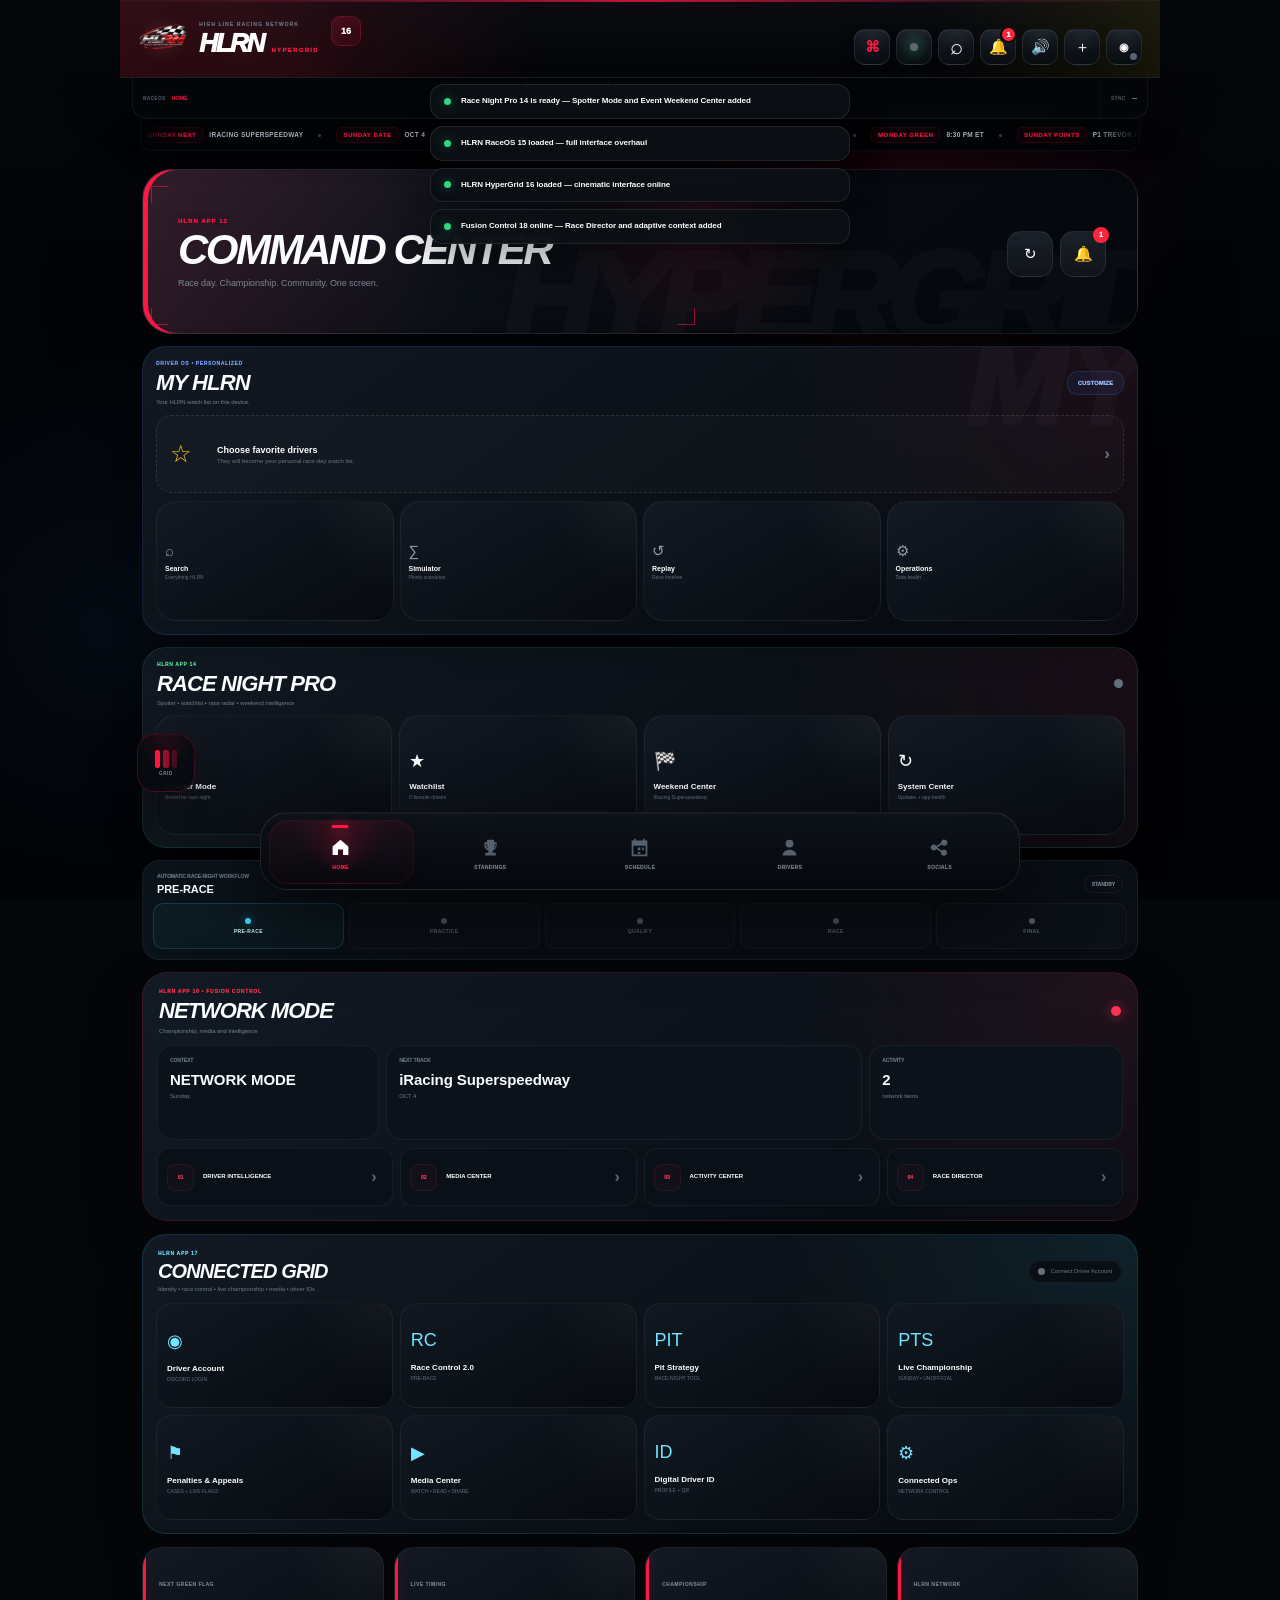
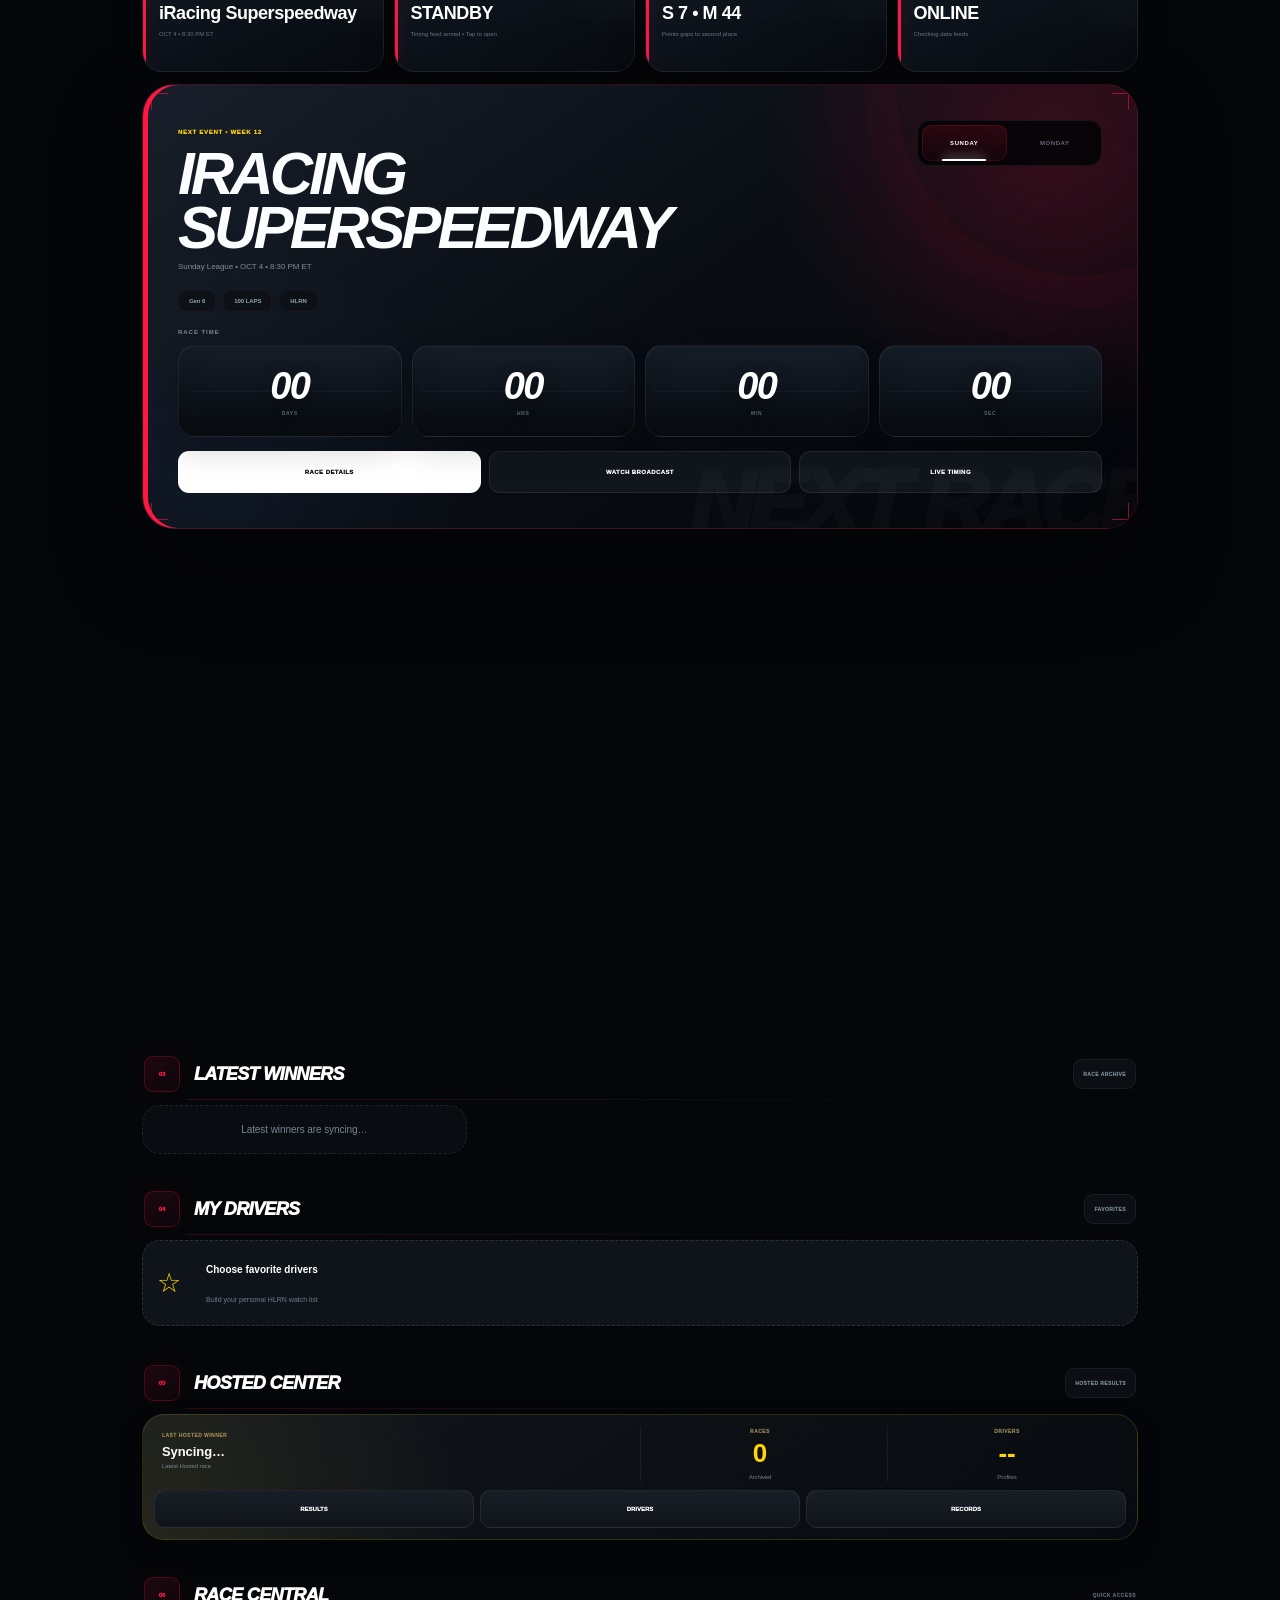
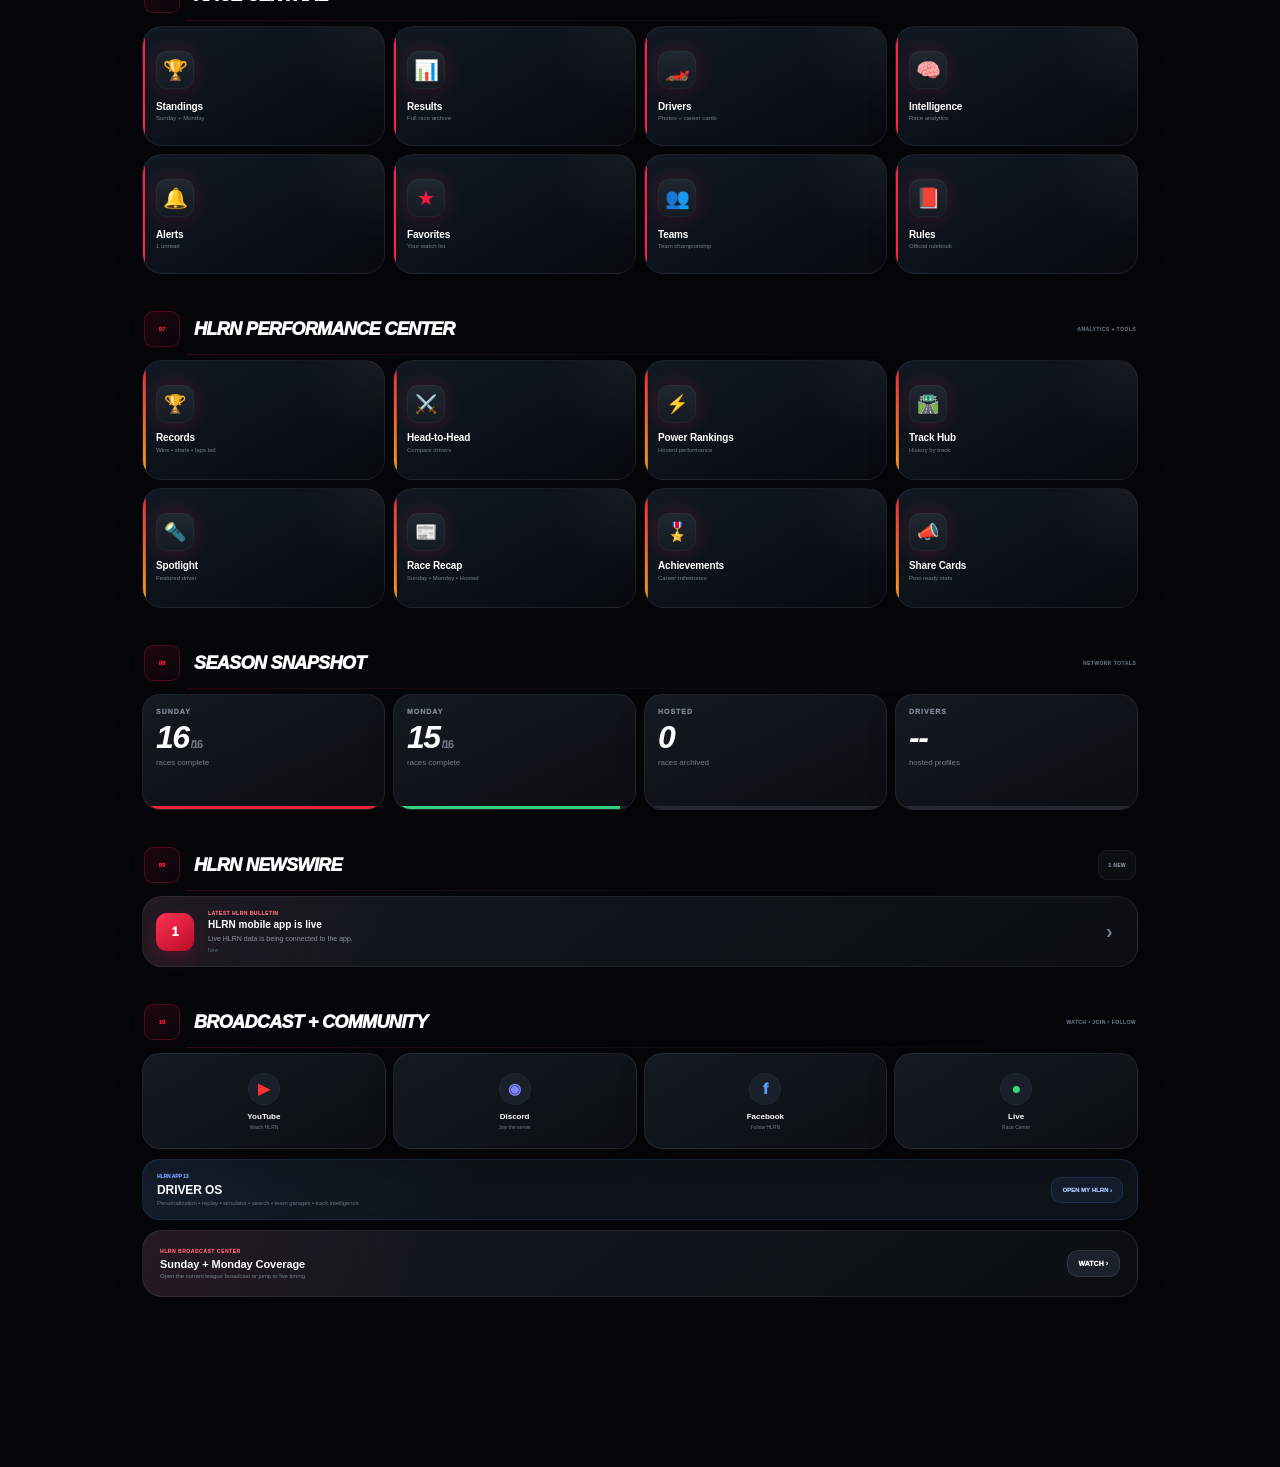
<file: index.html>
<!doctype html>
<html lang="en">
<head>
  <meta charset="UTF-8" />
  <meta name="viewport" content="width=device-width, initial-scale=1.0, viewport-fit=cover" />
  <meta name="theme-color" content="#010205" />
  <meta name="description" content="High Line Racing Network league app" />
  <link rel="manifest" href="manifest.json" />
  <link rel="apple-touch-icon" sizes="180x180" href="apple-touch-icon.png" />
  <meta name="apple-mobile-web-app-capable" content="yes" />
  <meta name="apple-mobile-web-app-status-bar-style" content="black-translucent" />
  <meta name="apple-mobile-web-app-title" content="HLRN" />
  <link rel="stylesheet" href="style.css?v=18.0.0" />
  <link rel="stylesheet" href="app13.css?v=18.0.0" />
  <link rel="stylesheet" href="app14.css?v=18.0.0" />
  <link rel="stylesheet" href="app15.css?v=18.0.0" />
  <link rel="stylesheet" href="app16.css?v=18.0.0" />
  <link rel="stylesheet" href="app17.css?v=18.0.0" />
  <link rel="stylesheet" href="app18.css?v=18.0.0" />
  <title>HLRN</title>
</head>
<body><div class="ambient-checkers" aria-hidden="true"></div>
  <div class="app-shell">
    <header class="topbar"><div class="topbar-glow" aria-hidden="true"></div>
      <div class="top-brand"><img src="hlrn-logo-4k.png" alt="HLRN"><div><div class="eyebrow">HIGH LINE RACING NETWORK</div><h1>HLRN <em>FUSION CONTROL</em></h1></div><span class="top-edition">18</span></div>
      <div class="top-actions"><div class="top-network-pill"><span class="top-live-dot" aria-hidden="true"></span><b>NETWORK READY</b></div><button class="icon-btn notification-quick" id="notificationQuickBtn" onclick="openFeature('notifications')" aria-label="Open notifications">🔔<i id="notificationQuickBadge" hidden></i></button><button class="icon-btn sound-toggle" id="soundToggleBtn" onclick="toggleHLRNSound()" aria-label="Turn sound effects off">🔊</button><button class="icon-btn" id="installBtn" hidden aria-label="Install app">＋</button></div>
    </header>

    <div id="pullRefreshIndicator" class="pull-refresh-indicator"><b>↻</b><span>Pull to refresh</span></div>
    <main id="app"></main>

    <nav class="bottom-nav" aria-label="Primary"><div class="nav-glow" aria-hidden="true"></div>
      <button type="button" class="nav-item active" data-view="home" onclick="hlrnNav('home')" aria-label="Home">
        <span class="nav-icon"><svg viewBox="0 0 24 24" aria-hidden="true"><path d="M3 10.8 12 3l9 7.8v9.7h-6.1v-6.2H9.1v6.2H3z"/></svg></span><small>Home</small>
      </button>
      <button type="button" class="nav-item" data-view="standings" onclick="hlrnNav('standings')" aria-label="Standings">
        <span class="nav-icon"><svg viewBox="0 0 24 24" aria-hidden="true"><path d="M8 3h8v3h3v3.2c0 3.1-1.9 5.6-4.7 6.5V18H18v3H6v-3h3.7v-2.3C6.9 14.8 5 12.3 5 9.2V6h3zm-1 5v1.2c0 1.6.8 3 2.1 3.8A8.7 8.7 0 0 1 8 8zm10 0a8.7 8.7 0 0 1-1.1 5A4.4 4.4 0 0 0 18 9.2V8z"/></svg></span><small>Standings</small>
      </button>
      <button type="button" class="nav-item" data-view="schedule" onclick="hlrnNav('schedule')" aria-label="Schedule">
        <span class="nav-icon"><svg viewBox="0 0 24 24" aria-hidden="true"><path d="M6 2h2v2h8V2h2v2h3v18H3V4h3zm13 8H5v10h14zm-9 2h3v3h-3zm5 0h2v3h-2zm-5 5h3v2h-3z"/></svg></span><small>Schedule</small>
      </button>
      <button type="button" class="nav-item" data-view="drivers" onclick="hlrnNav('drivers')" aria-label="Drivers">
        <span class="nav-icon"><svg viewBox="0 0 24 24" aria-hidden="true"><path d="M12 12a4.5 4.5 0 1 0 0-9 4.5 4.5 0 0 0 0 9Zm-8 9c.7-4 3.7-6.5 8-6.5s7.3 2.5 8 6.5z"/></svg></span><small>Drivers</small>
      </button>
      <button type="button" class="nav-item" data-view="socials" onclick="hlrnNav('socials')" aria-label="Socials">
        <span class="nav-icon"><svg viewBox="0 0 24 24" aria-hidden="true"><path d="M17.5 3a3.5 3.5 0 1 1-2.8 5.6L9.3 12l5.4 3.4a3.5 3.5 0 1 1-1 1.7L8.4 13.7a3.5 3.5 0 1 1 0-3.4l5.3-3.4A3.5 3.5 0 0 1 17.5 3Z"/></svg></span><small>Socials</small>
      </button>
    </nav>
  </div>

  <script src="rules-data.js?v=18.0.0"></script>
<script src="standings-driver-photos.js?v=18.0.0"></script>
<script src="app.js?v=18.0.0"></script>
<script src="app13.js?v=18.0.0"></script>
<script src="app14.js?v=18.0.0"></script>
<script src="app15.js?v=18.0.0"></script>
<script src="app16.js?v=18.0.0"></script>
<script src="app17.js?v=18.0.0"></script>
<script src="app18.js?v=18.0.0"></script>
</body>
</html>
</file>
<file: style.css>
:root{
  --bg:#07080a;
  --panel:#111319;
  --panel2:#171a21;
  --text:#f7f7f8;
  --muted:#9298a6;
  --red:#ef233c;
  --red2:#a80f24;
  --line:#292d36;
  --green:#35d07f;
  --shadow:0 18px 48px rgba(0,0,0,.34);
}
*{box-sizing:border-box}
html,body{margin:0;background:var(--bg);color:var(--text);font-family:Inter,Arial,Helvetica,sans-serif;min-height:100%}
body{padding-bottom:92px;background:radial-gradient(circle at 95% 0,rgba(239,35,60,.14),transparent 26%),linear-gradient(180deg,#0c0d10 0%,#07080a 100%)}
button,input{font:inherit}button{cursor:pointer}.app-shell{max-width:760px;margin:auto;min-height:100vh}
.topbar{position:sticky;top:0;z-index:5;display:flex;justify-content:space-between;align-items:center;padding:16px 18px 11px;background:rgba(7,8,10,.87);backdrop-filter:blur(16px);border-bottom:1px solid rgba(255,255,255,.05)}
.eyebrow{font-size:9px;letter-spacing:.18em;color:var(--muted);font-weight:900}h1{margin:2px 0 0;font-size:29px;line-height:1;font-style:italic;letter-spacing:-.05em}
.icon-btn{border:1px solid var(--line);background:var(--panel);color:#fff;border-radius:14px;width:44px;height:44px;font-size:24px}main{padding:14px 16px 26px}
.brand-strip{display:flex;align-items:center;justify-content:space-between;margin:2px 2px 14px}.hlrn-mark{display:grid;line-height:.82}.hlrn-mark span,.hlrn-mark em{font-size:8px;letter-spacing:.23em;color:#aeb3bf;font-style:normal;font-weight:900}.hlrn-mark strong{font-size:29px;font-style:italic;letter-spacing:-.07em}.live-pill{font-size:10px;font-weight:900;letter-spacing:.08em;border:1px solid #353945;background:#12151b;border-radius:999px;padding:8px 10px}.live-pill i{display:inline-block;width:7px;height:7px;background:var(--red);border-radius:50%;margin-right:5px;box-shadow:0 0 0 4px rgba(239,35,60,.12)}
.home-league-switch{display:grid;grid-template-columns:1fr 1fr;gap:6px;background:#0e1015;padding:5px;border:1px solid var(--line);border-radius:15px;margin-bottom:12px}.home-league-switch button{border:0;border-radius:11px;padding:10px;background:transparent;color:#777e8c;font-size:11px;font-weight:900;letter-spacing:.1em}.home-league-switch button.active{background:#20232c;color:white;box-shadow:inset 0 0 0 1px #303541}
.race-hero{position:relative;overflow:hidden;border:1px solid #343943;border-radius:25px;padding:21px;background:linear-gradient(145deg,rgba(239,35,60,.98),rgba(105,9,25,.88) 60%,#430914);box-shadow:var(--shadow)}.race-hero::after{content:"HLRN";position:absolute;right:-18px;bottom:-17px;font-size:88px;font-weight:1000;font-style:italic;letter-spacing:-.1em;opacity:.07}.race-hero-top{display:flex;justify-content:space-between;align-items:flex-start;gap:12px;position:relative;z-index:1}.overline{font-size:9px;letter-spacing:.16em;font-weight:900;color:#ffd9df}.race-hero h2{font-size:31px;line-height:1.02;margin:7px 0 0;max-width:92%;letter-spacing:-.035em}.track-badge{width:48px;height:48px;display:grid;place-items:center;border-radius:16px;background:rgba(0,0,0,.23);border:1px solid rgba(255,255,255,.13);font-size:23px}.race-hero p{margin:10px 0 0;color:#ffe8ec;font-size:13px;position:relative;z-index:1}.race-hero p span{opacity:.6;margin:0 4px}.countdown-label{margin-top:21px;font-size:9px;font-weight:900;letter-spacing:.14em;color:#ffd9df}.countdown{display:flex;align-items:flex-start;gap:8px;margin-top:7px;position:relative;z-index:1}.countdown>div{min-width:43px}.countdown strong{display:block;font-size:25px;line-height:1;font-variant-numeric:tabular-nums}.countdown small{display:block;font-size:7px;letter-spacing:.1em;margin-top:5px;color:#ffd9df;font-weight:900}.countdown>span{font-size:20px;opacity:.5;margin-top:1px}.hero-actions{display:flex;gap:9px;margin-top:21px;position:relative;z-index:1}.btn{border:0;border-radius:13px;padding:12px 14px;font-weight:900;font-size:12px}.btn-light{background:#fff;color:#101116}.btn-glass{background:rgba(0,0,0,.22);color:#fff;border:1px solid rgba(255,255,255,.16)}
.section-head{display:flex;justify-content:space-between;align-items:end;margin:23px 2px 11px}.section-head h3{margin:0;font-size:17px}.section-head span,.text-link{font-size:11px;color:var(--muted)}.text-link{border:0;background:transparent;font-weight:800}
.grid{display:grid;grid-template-columns:repeat(2,1fr);gap:10px}.quick-card,.card{background:linear-gradient(180deg,var(--panel2),var(--panel));border:1px solid var(--line);border-radius:18px;box-shadow:0 8px 22px rgba(0,0,0,.13)}.quick-card{padding:15px;min-height:108px;text-align:left;color:#fff}.quick-card .ico{font-size:23px}.quick-card strong{display:block;margin-top:18px;font-size:14px}.quick-card small{color:var(--muted);font-size:10px}
.results-stack{display:grid;gap:9px}.result-card{display:grid;grid-template-columns:42px 1fr 16px;gap:11px;align-items:center;width:100%;padding:12px;background:linear-gradient(180deg,#151820,#111319);border:1px solid var(--line);border-radius:17px;color:white;text-align:left}.result-position{width:42px;height:42px;border-radius:13px;display:grid;place-items:center;background:#212630;border:1px solid #323844;font-weight:900}.result-card small{display:block;color:var(--red);font-size:8px;font-weight:900;letter-spacing:.1em}.result-card strong{display:block;font-size:13px;margin:2px 0}.result-card span{display:block;color:var(--muted);font-size:10px}.result-card b{font-size:22px;color:#777e8c}
.announcement-grid{display:grid;gap:9px}.announcement-card{background:linear-gradient(180deg,#151820,#111319);border:1px solid var(--line);border-radius:17px;padding:14px}.announcement-top{display:flex;justify-content:space-between;align-items:center}.announcement-top time{color:var(--muted);font-size:9px}.mini-tag{font-size:8px;background:rgba(239,35,60,.12);color:#ff6072;border:1px solid rgba(239,35,60,.18);padding:5px 7px;border-radius:999px;font-weight:900;letter-spacing:.1em}.announcement-card h4{font-size:13px;margin:10px 0 4px}.announcement-card p{font-size:11px;color:#b2b7c2;line-height:1.45;margin:0}
.broadcast-banner{margin-top:22px;border-radius:19px;border:1px solid #313643;padding:16px;display:flex;justify-content:space-between;align-items:center;gap:12px;background:radial-gradient(circle at 90% 50%,rgba(239,35,60,.15),transparent 34%),#12151b}.broadcast-banner .overline{color:#ff596b}.broadcast-banner h3{font-size:15px;margin:5px 0 3px}.broadcast-banner p{font-size:10px;color:var(--muted);margin:0}.broadcast-banner button{border:1px solid #343a46;background:#1c2028;color:white;border-radius:12px;padding:10px 11px;font-size:11px;font-weight:900;white-space:nowrap}
.card{padding:16px}.tabs{display:flex;background:#101014;border:1px solid var(--line);border-radius:14px;padding:4px;margin-bottom:14px}.tab{flex:1;border:0;background:transparent;color:var(--muted);padding:10px;border-radius:10px;font-weight:800}.tab.active{background:var(--panel2);color:#fff}.table{width:100%;border-collapse:collapse}.table th{font-size:10px;color:var(--muted);text-transform:uppercase;letter-spacing:.08em;text-align:left;padding:0 8px 10px}.table td{padding:13px 8px;border-top:1px solid var(--line);font-size:14px}.table td:last-child,.table th:last-child{text-align:right}.rank{font-weight:900;color:var(--muted)}
.driver-row,.race-row{display:flex;align-items:center;gap:12px;padding:13px 0;border-top:1px solid var(--line)}.driver-row:first-child,.race-row:first-child{border-top:0}.avatar{width:46px;height:46px;border-radius:15px;background:linear-gradient(145deg,#2b2f38,#17191f);display:grid;place-items:center;font-weight:900;color:#fff;border:1px solid #363b46}.driver-meta{flex:1}.driver-meta strong{display:block}.driver-meta small{color:var(--muted)}.num{font-size:20px;font-weight:900;font-style:italic;color:var(--red)}.track-tag{font-size:9px;color:var(--muted)}.race-date{width:58px}.race-date strong{display:block;font-size:18px}.race-date small{color:var(--muted);text-transform:uppercase}.status{font-size:9px;padding:6px 8px;border-radius:999px;background:rgba(53,208,127,.12);color:var(--green);font-weight:900}.search{width:100%;background:var(--panel);border:1px solid var(--line);color:#fff;border-radius:14px;padding:12px 14px;outline:none;margin-bottom:12px}.search:focus{border-color:#555c69}.more-list{display:grid;gap:10px}.more-row{display:flex;justify-content:space-between;align-items:center;padding:16px;background:var(--panel);border:1px solid var(--line);border-radius:16px;color:#fff}.more-row span:last-child{color:var(--muted)}
.bottom-nav{position:fixed;bottom:0;left:0;right:0;z-index:10;display:grid;grid-template-columns:repeat(5,1fr);max-width:760px;margin:auto;padding:8px max(10px,env(safe-area-inset-left)) calc(8px + env(safe-area-inset-bottom));background:rgba(10,11,14,.95);backdrop-filter:blur(18px);border-top:1px solid var(--line)}.nav-item{border:0;background:transparent;color:#727886;padding:7px 4px;display:flex;flex-direction:column;gap:2px;align-items:center}.nav-item span{font-size:18px;line-height:1}.nav-item small{font-size:9px;font-weight:900}.nav-item.active{color:#fff}.nav-item.active span{filter:drop-shadow(0 0 9px rgba(239,35,60,.55))}.page-title{font-size:27px;margin:4px 0 5px}.page-sub{color:var(--muted);margin:0 0 18px;font-size:13px}.empty{padding:30px;text-align:center;color:var(--muted)}.back-home{margin-top:14px;border:1px solid var(--line);background:var(--panel);color:white;padding:11px 14px;border-radius:13px;font-weight:800}
@media(min-width:650px){main{padding:22px}.grid{grid-template-columns:repeat(4,1fr)}.race-hero{padding:28px}.race-hero h2{font-size:40px}.announcement-grid{grid-template-columns:1fr 1fr}}


.app-version{
  text-align:center;
  margin:22px 0 8px;
  font-size:.78rem;
  letter-spacing:.08em;
  color:#7e7e86;
  text-transform:uppercase;
}

/* v4 live-data additions */
.top-brand{display:flex;align-items:center;gap:10px}.top-brand img{width:50px;height:50px;object-fit:cover;border-radius:12px}.home-logo{width:min(235px,65vw);height:auto;display:block}.brand-strip{align-items:center}.sync-badge{display:inline-flex;align-items:center;gap:7px;padding:7px 10px;border:1px solid #3a3a3f;border-radius:999px;font-size:10px;font-weight:800;letter-spacing:.08em;background:#17171a;white-space:nowrap}.sync-badge i{width:7px;height:7px;border-radius:50%;background:#f0b429;box-shadow:0 0 10px currentColor}.sync-badge.live{border-color:#245d36}.sync-badge.live i{background:#37d66b}.page-title-row{display:flex;align-items:flex-start;justify-content:space-between;gap:12px}.table td:nth-child(2){min-width:150px}.table-sub{display:block;margin-top:4px;color:#8c8c94;font-size:10px;font-weight:600}.data-note{text-align:center;color:#85858d;font-size:11px;margin-top:22px}.empty{padding:18px;color:#aaa;text-align:center}.result-position{flex:0 0 34px;width:34px;height:34px;border-radius:9px;background:#242428;display:grid;place-items:center;font-weight:900}.results-stack .empty{background:#111114;border:1px solid #242429;border-radius:12px}.brand-strip>div:last-child{margin-left:auto}


/* v5 hosted-driver career database */
.driver-list-card{padding:4px 16px}.driver-click{width:100%;background:transparent;border:0;color:inherit;text-align:left;cursor:pointer}.driver-click:active{opacity:.75}.driver-chevron{font-size:28px;color:#6f7581;padding-left:8px}.profile-back{border:1px solid var(--line);background:var(--panel);color:#fff;border-radius:12px;padding:10px 13px;font-weight:900;margin:2px 0 12px}.driver-profile-hero{position:relative;overflow:hidden;border:1px solid #3b404b;border-radius:24px;padding:22px;background:radial-gradient(circle at 90% 20%,rgba(239,35,60,.25),transparent 38%),linear-gradient(145deg,#171a21,#0c0d11);box-shadow:var(--shadow)}.driver-profile-hero:after{content:"HLRN";position:absolute;right:-12px;bottom:-22px;font-size:80px;font-weight:1000;font-style:italic;opacity:.04}.driver-profile-kicker{font-size:9px;letter-spacing:.16em;color:#ff5c70;font-weight:900}.driver-profile-hero h2{font-size:30px;margin:7px 0 6px;position:relative;z-index:1}.driver-profile-hero p{margin:0;color:#aeb3bf;font-size:12px;position:relative;z-index:1}.profile-loading{padding:40px 10px;text-align:center;color:var(--muted)}.career-stats-grid{display:grid;grid-template-columns:repeat(3,1fr);gap:9px;margin-top:12px}.career-stat{background:linear-gradient(180deg,#171a21,#111319);border:1px solid var(--line);border-radius:16px;padding:13px 10px;min-height:72px}.career-stat small{display:block;color:var(--muted);font-size:8px;font-weight:900;letter-spacing:.08em}.career-stat strong{display:block;margin-top:7px;font-size:19px;font-style:italic}.profile-section-title{display:flex;align-items:end;justify-content:space-between;margin:22px 2px 10px}.profile-section-title h3{margin:0;font-size:17px}.profile-section-title span{color:var(--muted);font-size:10px}.profile-race-row,.track-history-row{display:flex;align-items:center;justify-content:space-between;gap:12px;padding:13px 0;border-top:1px solid var(--line)}.profile-race-row:first-child,.track-history-row:first-child{border-top:0}.profile-race-row>div:first-child,.track-history-row>div:first-child{min-width:0;flex:1}.profile-race-row strong,.track-history-row strong{display:block;white-space:nowrap;overflow:hidden;text-overflow:ellipsis}.profile-race-row small,.track-history-row small{display:block;color:var(--muted);font-size:9px;margin-top:3px}.profile-finish{text-align:right;font-size:18px;font-weight:900;color:#fff;white-space:nowrap}.profile-finish small{color:#ff6072}.track-history-row b{font-size:12px;white-space:nowrap;color:#d6d8dd}@media(max-width:430px){.career-stats-grid{grid-template-columns:repeat(2,1fr)}.driver-meta small{font-size:9px}}

/* v4.2 Schedule redesign */
.schedule-tabs{margin-bottom:14px}.schedule-tabs .tab{min-width:0}.schedule-tabs .sunday-tab{box-shadow:inset 0 -3px 0 #45d21c}.schedule-tabs .monday-tab{box-shadow:inset 0 -3px 0 #ff2238}.schedule-tabs .hosted-tab{box-shadow:inset 0 -3px 0 #ffd91a}
.schedule-list{display:grid;gap:9px}.schedule-card{display:grid;grid-template-columns:64px 1fr auto;align-items:stretch;background:linear-gradient(135deg,#111216,#0b0c0f);border:1px solid #24262b;border-radius:14px;overflow:hidden;min-height:100px;position:relative}.schedule-list.sunday .schedule-card{border-left:4px solid #45d21c}.schedule-list.monday .schedule-card{border-left:4px solid #ff2238}.schedule-card.completed{opacity:.48}.schedule-card.next{opacity:1;border-color:#e3c700;box-shadow:0 0 0 1px rgba(255,217,26,.18),0 10px 28px rgba(0,0,0,.22)}.schedule-card.next:before{content:"";position:absolute;inset:0 auto 0 0;width:5px;background:#ffd91a}.schedule-race-no{display:flex;flex-direction:column;align-items:center;justify-content:center;border-right:1px solid #24262b;gap:2px}.schedule-race-no small{font-size:8px;letter-spacing:1.1px;color:#747984}.schedule-race-no strong{font-size:22px;font-style:italic}.schedule-race-no em{font-size:8px;color:#ffd91a;font-style:normal;font-weight:900}.schedule-main{padding:13px 10px}.schedule-date{font-size:10px;font-weight:900;letter-spacing:.7px;color:#b9bdc7}.schedule-main h3{margin:5px 0 9px;font-size:18px;text-transform:uppercase}.schedule-meta{display:flex;flex-wrap:wrap;gap:6px}.schedule-meta span{font-size:9px;font-weight:800;color:#9ba0aa;background:#17191e;border:1px solid #292c32;padding:4px 6px;border-radius:6px}.schedule-state{align-self:center;margin-right:10px;font-size:8px;font-weight:900;letter-spacing:.8px;color:#8b909b}.schedule-card.next .schedule-state{color:#ffd91a}.hosted-schedule-hero{background:linear-gradient(145deg,#111216,#090a0c);border:1px solid #292b30;border-top:3px solid #ffd91a;border-radius:16px;padding:18px}.schedule-kicker{font-size:10px;color:#ffd91a;font-weight:900;letter-spacing:1.5px}.hosted-schedule-hero h3{font-size:27px;margin:7px 0 4px;text-transform:uppercase;font-style:italic}.hosted-schedule-hero>p{color:#a7abb4;font-size:13px;line-height:1.5;margin:0 0 16px}.hosted-info-grid{display:grid;grid-template-columns:1fr 1fr;gap:9px}.hosted-info-grid>div{border:1px solid #2a2c31;border-left:3px solid #ffd91a;background:#101114;border-radius:9px;padding:12px;min-height:88px;display:flex;flex-direction:column;justify-content:center}.hosted-info-grid span{font-size:20px}.hosted-info-grid strong{font-size:11px;margin-top:6px}.hosted-info-grid small{font-size:8px;color:#777d87;margin-top:2px}.hosted-tagline{margin-top:14px;padding:11px;border:1px solid #282a2f;background:#0c0d10;font-size:9px;font-weight:900;letter-spacing:1.3px;color:#ffd91a;text-align:center}
@media(max-width:430px){.schedule-card{grid-template-columns:54px 1fr}.schedule-state{display:none}.schedule-main h3{font-size:16px}.hosted-info-grid{grid-template-columns:1fr 1fr}}

/* Hosted latest-result card */
.hosted-home-result{border-left:3px solid #ffd400!important}.hosted-result-badge{font-size:13px!important;color:#ffd400!important}.hosted-home-result small{color:#ffd400!important}.hosted-home-result em{display:block;margin-top:3px;font-size:10px;font-style:normal;color:var(--muted)}

/* Latest Results league identity colors */
.sunday-home-result{border-left:3px solid var(--red)!important}
.sunday-result-badge{font-size:13px!important;color:var(--red)!important;border-color:rgba(239,35,60,.5)!important;background:rgba(239,35,60,.12)!important}
.sunday-home-result small{color:var(--red)!important}
.monday-home-result{border-left:3px solid var(--green)!important}
.monday-result-badge{font-size:13px!important;color:var(--green)!important;border-color:rgba(53,208,127,.5)!important;background:rgba(53,208,127,.12)!important}
.monday-home-result small{color:var(--green)!important}
.hosted-result-badge{border-color:rgba(255,212,0,.5)!important;background:rgba(255,212,0,.1)!important}

/* HLRN 5.0 Race Hub */
.hero-race-meta{display:flex;flex-wrap:wrap;gap:6px;margin-top:13px;position:relative;z-index:1}.hero-race-meta span{font-size:8px;font-weight:900;letter-spacing:.08em;padding:5px 7px;border-radius:999px;background:rgba(0,0,0,.2);border:1px solid rgba(255,255,255,.14);color:#fff}
.pulse-grid{display:grid;grid-template-columns:1fr 1fr;gap:9px}.pulse-card{min-width:0;text-align:left;color:#fff;border:1px solid var(--line);border-radius:17px;padding:14px;background:linear-gradient(160deg,#181b22,#101218);position:relative;overflow:hidden}.pulse-card:after{content:"";position:absolute;inset:0 auto 0 0;width:3px}.pulse-card.sunday:after{background:var(--red)}.pulse-card.monday:after{background:var(--green)}.pulse-card.hosted-pulse:after{background:#ffd400}.pulse-card small{display:block;color:#9298a6;font-size:7px;letter-spacing:.11em;font-weight:900}.pulse-card strong{display:block;font-size:14px;margin:8px 0 4px;white-space:nowrap;overflow:hidden;text-overflow:ellipsis}.pulse-card span{font-size:9px;color:#b5bac5}.pulse-card.hosted-pulse small{color:#ffd400}.pulse-card.sunday small{color:var(--red)}.pulse-card.monday small{color:var(--green)}

/* HLRN 5.0 full results archive */
.results-tabs .sunday-result-tab{box-shadow:inset 0 -3px 0 var(--red)}.results-tabs .monday-result-tab{box-shadow:inset 0 -3px 0 var(--green)}.results-tabs .hosted-result-tab{box-shadow:inset 0 -3px 0 #ffd400}.archive-scroller{display:flex;gap:8px;overflow-x:auto;padding:2px 1px 9px;scrollbar-width:none}.archive-scroller::-webkit-scrollbar{display:none}.archive-race-chip{flex:0 0 142px;border:1px solid var(--line);border-radius:14px;background:#111319;color:#fff;text-align:left;padding:10px}.archive-race-chip.active{border-color:#616878;background:#1a1e27;box-shadow:0 7px 20px rgba(0,0,0,.18)}.archive-race-chip small{display:block;color:#848b98;font-size:7px;font-weight:900;letter-spacing:.1em}.archive-race-chip strong{display:block;font-size:11px;margin:5px 0;white-space:nowrap;overflow:hidden;text-overflow:ellipsis}.archive-race-chip span{display:block;font-size:8px;color:#707682}.archive-table{padding:4px 14px}.archive-result-row{width:100%;display:grid;grid-template-columns:38px 1fr 38px;gap:10px;align-items:center;background:transparent;border:0;border-top:1px solid var(--line);padding:12px 0;color:#fff;text-align:left}.archive-result-row:first-child{border-top:0}.archive-pos{width:34px;height:34px;display:grid;place-items:center;border-radius:10px;background:#20242c;font-size:13px;font-weight:1000}.archive-driver{min-width:0}.archive-driver strong{display:block;font-size:12px;white-space:nowrap;overflow:hidden;text-overflow:ellipsis}.archive-driver small{display:block;margin-top:4px;color:#878e9b;font-size:8px}.archive-gain{text-align:right;font-size:11px;font-weight:900;color:#777d89}.archive-gain.up{color:var(--green)}.archive-gain.down{color:#ff5b6e}

/* HLRN 5.0 driver milestone badges */
.badge-grid{display:grid;grid-template-columns:repeat(4,1fr);gap:8px}.career-badge{display:flex;flex-direction:column;align-items:center;text-align:center;justify-content:center;min-height:100px;padding:10px 6px;background:#0f1116;border:1px solid #252932;border-radius:15px;opacity:.42;filter:grayscale(.55)}.career-badge.earned{opacity:1;filter:none;border-color:#525867;background:radial-gradient(circle at 50% 0,rgba(255,212,0,.12),transparent 48%),#13161c}.career-badge span{font-size:21px}.career-badge strong{font-size:9px;margin:7px 0 3px}.career-badge small{font-size:7px;color:#777e8b}.career-badge.earned small{color:#ffd400;font-weight:900}

/* League color identity: Sunday red, Monday green, Hosted yellow */
.schedule-tabs .sunday-tab{box-shadow:inset 0 -3px 0 var(--red)}.schedule-tabs .monday-tab{box-shadow:inset 0 -3px 0 var(--green)}.schedule-list.sunday .schedule-card{border-left-color:var(--red)}.schedule-list.monday .schedule-card{border-left-color:var(--green)}

@media(max-width:430px){.badge-grid{grid-template-columns:repeat(2,1fr)}.pulse-grid{grid-template-columns:1fr 1fr}.archive-race-chip{flex-basis:128px}}

/* =========================================================
   HLRN 5.1 — PREMIUM MOTORSPORT UI
   Visual-only upgrade across every app screen
   ========================================================= */
:root{
  --bg:#050608;
  --panel:#0f1217;
  --panel2:#151922;
  --panel3:#1b202a;
  --text:#f8f9fb;
  --muted:#848b98;
  --red:#ff243b;
  --green:#35dc82;
  --yellow:#ffd400;
  --line:rgba(255,255,255,.085);
  --soft-line:rgba(255,255,255,.055);
  --shadow:0 20px 48px rgba(0,0,0,.38);
  --glow-red:0 0 32px rgba(255,36,59,.16);
  --glow-green:0 0 32px rgba(53,220,130,.14);
  --glow-yellow:0 0 32px rgba(255,212,0,.12);
}
html{background:#030405}
body{
  background:
    linear-gradient(135deg,rgba(255,255,255,.012) 25%,transparent 25%) 0 0/28px 28px,
    linear-gradient(225deg,rgba(255,255,255,.012) 25%,transparent 25%) 0 0/28px 28px,
    radial-gradient(circle at 100% 0,rgba(255,36,59,.14),transparent 26%),
    radial-gradient(circle at 0 48%,rgba(53,220,130,.05),transparent 24%),
    linear-gradient(180deg,#0a0c10 0%,#050608 44%,#030405 100%);
  background-attachment:fixed;
}
.app-shell{position:relative;overflow:hidden}
.app-shell:before{content:"";position:fixed;top:70px;left:50%;width:min(760px,100vw);height:1px;transform:translateX(-50%);background:linear-gradient(90deg,transparent,rgba(255,255,255,.07),transparent);pointer-events:none;z-index:4}
main{padding:18px 16px 34px}

/* Top bar */
.topbar{padding:11px 16px 10px;background:rgba(5,6,8,.82);border-bottom:1px solid rgba(255,255,255,.07);box-shadow:0 8px 30px rgba(0,0,0,.18)}
.top-brand{gap:11px}.top-brand img{width:46px;height:46px;object-fit:contain;border-radius:10px;background:radial-gradient(circle,rgba(255,255,255,.06),transparent 70%)}
.top-brand .eyebrow{font-size:7px;color:#8b919d;letter-spacing:.2em}.top-brand h1{font-size:25px;text-shadow:0 3px 18px rgba(255,255,255,.08)}
.icon-btn{background:linear-gradient(180deg,#171a20,#0e1014);box-shadow:inset 0 1px rgba(255,255,255,.04),0 7px 18px rgba(0,0,0,.25)}

/* Shared page headers */
.premium-page-head{position:relative;margin-bottom:16px;padding:5px 1px 2px}
.page-kicker{display:block;margin-bottom:5px;font-size:8px;line-height:1;font-weight:1000;letter-spacing:.18em;color:#ff5064}
.page-kicker.hosted-kicker{color:var(--yellow)}
.page-title{font-size:32px;line-height:.95;letter-spacing:-.045em;font-style:italic;text-transform:uppercase;margin:4px 0 6px;text-shadow:0 8px 30px rgba(0,0,0,.38)}
.page-sub{margin:0;color:#858c99;font-size:11px;letter-spacing:.01em}
.sync-badge{background:rgba(15,18,23,.9);border-color:rgba(255,255,255,.11);box-shadow:inset 0 1px rgba(255,255,255,.04),0 8px 24px rgba(0,0,0,.22);font-size:8px;padding:7px 9px}
.sync-badge.live{border-color:rgba(53,220,130,.28);color:#d8ffe9}.sync-badge.live i{box-shadow:0 0 12px rgba(53,220,130,.8)}

/* Home */
.brand-strip{margin:2px 0 14px}.home-logo{width:min(238px,64vw);filter:drop-shadow(0 10px 22px rgba(0,0,0,.35))}
.home-league-switch{border-color:rgba(255,255,255,.075);background:rgba(8,10,13,.88);padding:5px;border-radius:16px;box-shadow:inset 0 1px rgba(255,255,255,.025)}
.home-league-switch button{position:relative;overflow:hidden;padding:11px 8px;color:#636a77;transition:.22s ease}
.home-league-switch button:first-child.active{background:linear-gradient(180deg,rgba(255,36,59,.2),rgba(255,36,59,.07));color:#fff;box-shadow:inset 0 0 0 1px rgba(255,36,59,.42),var(--glow-red)}
.home-league-switch button:last-child.active{background:linear-gradient(180deg,rgba(53,220,130,.18),rgba(53,220,130,.06));color:#fff;box-shadow:inset 0 0 0 1px rgba(53,220,130,.4),var(--glow-green)}
.home-league-switch button.active:after{content:"";position:absolute;left:24%;right:24%;bottom:0;height:2px;border-radius:2px;background:currentColor;box-shadow:0 0 12px currentColor}
.race-hero{border-radius:23px;padding:22px;border-color:rgba(255,255,255,.12);background:radial-gradient(circle at 88% 8%,rgba(255,255,255,.12),transparent 22%),linear-gradient(135deg,#fb1734 0%,#b10f28 53%,#4e0816 100%);box-shadow:0 25px 58px rgba(0,0,0,.42),0 0 40px rgba(255,36,59,.10)}
.race-hero:before{content:"";position:absolute;inset:0;background:repeating-linear-gradient(135deg,rgba(255,255,255,.018) 0 7px,transparent 7px 14px);pointer-events:none}
.race-hero:after{font-size:104px;right:-27px;bottom:-25px;opacity:.085}
.race-hero h2{font-size:33px;text-transform:uppercase;font-style:italic;max-width:85%;text-shadow:0 7px 22px rgba(0,0,0,.2)}
.track-badge{width:52px;height:52px;border-radius:15px;box-shadow:inset 0 1px rgba(255,255,255,.08)}
.hero-race-meta span{backdrop-filter:blur(7px);padding:6px 8px}
.countdown{gap:7px}.countdown>div{background:rgba(5,5,7,.20);border:1px solid rgba(255,255,255,.1);border-radius:11px;padding:9px 7px 7px;min-width:48px;text-align:center}.countdown>span{margin-top:11px}.countdown strong{font-size:24px}.countdown small{font-size:6px}
.hero-actions .btn{flex:1;min-height:44px;box-shadow:0 10px 22px rgba(0,0,0,.16)}
.section-head{margin-top:27px}.section-head h3{font-size:18px;font-style:italic;text-transform:uppercase;letter-spacing:-.02em}.section-head>span,.text-link{font-size:9px;text-transform:uppercase;letter-spacing:.08em;font-weight:900}
.quick-card{position:relative;overflow:hidden;min-height:115px;border-radius:17px;border-color:rgba(255,255,255,.075);background:radial-gradient(circle at 85% 10%,rgba(255,255,255,.05),transparent 34%),linear-gradient(155deg,#171b23,#0d1015);box-shadow:0 12px 30px rgba(0,0,0,.2);transition:transform .18s ease,border-color .18s ease}
.quick-card:active{transform:scale(.975)}.quick-card:after{content:"";position:absolute;inset:auto 0 0;height:2px;background:linear-gradient(90deg,var(--red),transparent 70%);opacity:.7}
.quick-card:nth-child(2):after{background:linear-gradient(90deg,var(--green),transparent 70%)}.quick-card:nth-child(3):after{background:linear-gradient(90deg,var(--yellow),transparent 70%)}.quick-card:nth-child(4):after{background:linear-gradient(90deg,#6da9ff,transparent 70%)}
.quick-card .ico{display:grid;place-items:center;width:38px;height:38px;border-radius:11px;background:rgba(255,255,255,.055);font-size:19px;border:1px solid rgba(255,255,255,.06)}.quick-card strong{font-size:15px;margin-top:15px}.quick-card small{font-size:9px}
.pulse-card{min-height:104px;border-radius:17px;padding:15px;background:radial-gradient(circle at 100% 0,rgba(255,255,255,.055),transparent 38%),linear-gradient(155deg,#171b23,#0e1116);box-shadow:0 12px 28px rgba(0,0,0,.19)}.pulse-card:after{width:4px}.pulse-card strong{font-size:15px}.pulse-card span{font-size:8px}
.result-card{position:relative;overflow:hidden;border-radius:15px;padding:13px;background:radial-gradient(circle at 96% 10%,rgba(255,255,255,.045),transparent 30%),linear-gradient(160deg,#171b22,#0e1115);box-shadow:0 10px 25px rgba(0,0,0,.18);transition:transform .18s ease}.result-card:active{transform:scale(.982)}.result-card strong{font-size:14px}.result-card span{margin-top:2px}.result-card b{font-size:26px}.result-position{border-radius:12px;font-style:italic;box-shadow:inset 0 1px rgba(255,255,255,.05)}
.announcement-card{position:relative;overflow:hidden;padding:16px;border-radius:17px;background:linear-gradient(160deg,#161a21,#0d1014);box-shadow:0 12px 28px rgba(0,0,0,.18)}.announcement-card:after{content:"";position:absolute;top:0;right:0;width:55px;height:55px;background:radial-gradient(circle at 100% 0,rgba(255,36,59,.12),transparent 70%)}.announcement-card h4{font-size:14px}.mini-tag{background:rgba(255,36,59,.11);color:#ff6071}
.broadcast-banner{overflow:hidden;position:relative;border-radius:18px;padding:18px;background:radial-gradient(circle at 98% 50%,rgba(255,36,59,.2),transparent 36%),linear-gradient(150deg,#171a21,#0e1014);box-shadow:0 16px 34px rgba(0,0,0,.2)}.broadcast-banner:before{content:"LIVE";position:absolute;right:-5px;bottom:-16px;font-size:65px;font-weight:1000;font-style:italic;opacity:.035}.broadcast-banner button{position:relative;z-index:1;background:#fff;color:#111;border:0;box-shadow:0 10px 24px rgba(0,0,0,.18)}

/* Premium tabs shared by Standings / Schedule / Results */
.premium-tabs,.tabs.results-tabs{padding:5px;border-radius:15px;background:rgba(9,11,14,.92);border-color:rgba(255,255,255,.075);box-shadow:inset 0 1px rgba(255,255,255,.025)}
.premium-tabs .tab,.results-tabs .tab{font-size:10px;text-transform:uppercase;letter-spacing:.06em;min-height:38px;transition:.18s ease}
.premium-tabs .tab.active,.results-tabs .tab.active{background:#191d25;box-shadow:inset 0 0 0 1px rgba(255,255,255,.075),0 9px 18px rgba(0,0,0,.18)}
.premium-tabs .tab.active.league-sunday{color:#fff;box-shadow:inset 0 -3px var(--red),inset 0 0 0 1px rgba(255,36,59,.24)}
.premium-tabs .tab.active.league-monday{color:#fff;box-shadow:inset 0 -3px var(--green),inset 0 0 0 1px rgba(53,220,130,.22)}

/* Standings */
.podium-grid{display:grid;grid-template-columns:1fr 1.08fr 1fr;gap:8px;align-items:end;margin:4px 0 20px}
.podium-card{position:relative;overflow:hidden;text-align:center;border:1px solid var(--line);border-radius:17px;padding:14px 8px 12px;background:linear-gradient(170deg,#171b22,#0d1014);box-shadow:0 12px 28px rgba(0,0,0,.22)}
.podium-card.place-1{order:2;min-height:170px;padding-top:17px;border-color:rgba(255,212,0,.35);background:radial-gradient(circle at 50% 0,rgba(255,212,0,.16),transparent 42%),linear-gradient(170deg,#1a1d21,#0d1014);box-shadow:var(--glow-yellow),0 18px 35px rgba(0,0,0,.28)}
.podium-card.place-2{order:1;min-height:145px}.podium-card.place-3{order:3;min-height:137px}
.podium-grid.sunday .podium-card.place-1{border-color:rgba(255,36,59,.34);box-shadow:var(--glow-red),0 18px 35px rgba(0,0,0,.28)}.podium-grid.monday .podium-card.place-1{border-color:rgba(53,220,130,.34);box-shadow:var(--glow-green),0 18px 35px rgba(0,0,0,.28)}
.podium-place{font-size:7px;font-weight:1000;letter-spacing:.15em;color:#858c98}.podium-card.place-1 .podium-place{color:var(--yellow)}.podium-grid.sunday .place-1 .podium-place{color:var(--red)}.podium-grid.monday .place-1 .podium-place{color:var(--green)}
.podium-avatar{width:47px;height:47px;margin:10px auto 9px;display:grid;place-items:center;border-radius:50%;background:linear-gradient(145deg,#2b313d,#11151b);border:2px solid rgba(255,255,255,.13);font-size:13px;font-weight:1000;box-shadow:0 10px 20px rgba(0,0,0,.25)}.place-1 .podium-avatar{width:58px;height:58px;font-size:15px;border-color:rgba(255,212,0,.65)}
.podium-card>strong{display:block;font-size:11px;line-height:1.15;min-height:26px}.podium-card>span{display:block;margin-top:7px;font-size:13px;font-weight:1000;font-style:italic}.podium-card>small{display:block;margin-top:3px;color:#747b87;font-size:7px}
.compact-head{margin-top:15px}.standings-card{padding:6px 13px 8px;border-radius:18px;background:linear-gradient(165deg,#141820,#0c0f13)}
.table th{padding-top:10px;font-size:8px}.table td{padding:14px 8px}.standing-row{transition:background .15s}.standing-row.rank-1{background:linear-gradient(90deg,rgba(255,212,0,.035),transparent 60%)}.rank span{display:grid;place-items:center;width:28px;height:28px;border-radius:9px;background:#1b2028;border:1px solid rgba(255,255,255,.06);font-size:11px}.rank-1 .rank span{color:#111;background:var(--yellow);border-color:var(--yellow)}.rank-2 .rank span{color:#d6dae2}.rank-3 .rank span{color:#d1a273}.points-value{font-size:16px;font-style:italic}.table-sub{font-size:8px!important;letter-spacing:.01em}

/* Schedule */
.schedule-tabs .tab.active.sunday-tab{color:#fff;background:rgba(255,36,59,.11);box-shadow:inset 0 -3px 0 var(--red),inset 0 0 0 1px rgba(255,36,59,.15)}.schedule-tabs .tab.active.monday-tab{color:#fff;background:rgba(53,220,130,.10);box-shadow:inset 0 -3px 0 var(--green),inset 0 0 0 1px rgba(53,220,130,.14)}.schedule-tabs .tab.active.hosted-tab{color:#fff;background:rgba(255,212,0,.08);box-shadow:inset 0 -3px 0 var(--yellow),inset 0 0 0 1px rgba(255,212,0,.12)}
.schedule-list{gap:10px}.schedule-card{min-height:108px;border-radius:17px;background:radial-gradient(circle at 95% 5%,rgba(255,255,255,.035),transparent 28%),linear-gradient(155deg,#161a20,#0b0d11);box-shadow:0 12px 26px rgba(0,0,0,.19);border-color:rgba(255,255,255,.065)}.schedule-card.completed{opacity:.38;filter:saturate(.65)}.schedule-card.next{transform:translateY(-1px);border-color:rgba(255,212,0,.48);box-shadow:var(--glow-yellow),0 18px 34px rgba(0,0,0,.27)}.schedule-race-no{border-right-color:rgba(255,255,255,.065)}.schedule-race-no strong{font-size:25px}.schedule-main{padding:14px 11px}.schedule-main h3{font-size:17px;font-style:italic;letter-spacing:-.02em}.schedule-meta span{border-radius:999px;background:rgba(255,255,255,.035);border-color:rgba(255,255,255,.065);font-size:7px;padding:5px 7px}.schedule-state{padding:6px 7px;border:1px solid rgba(255,255,255,.06);border-radius:999px;background:rgba(255,255,255,.025)}
.hosted-schedule-hero{position:relative;overflow:hidden;border-radius:20px;padding:20px;border-color:rgba(255,212,0,.22);background:radial-gradient(circle at 90% 2%,rgba(255,212,0,.13),transparent 33%),linear-gradient(155deg,#171a1e,#0b0d10);box-shadow:var(--glow-yellow),0 18px 40px rgba(0,0,0,.25)}.hosted-schedule-hero:after{content:"H";position:absolute;right:-14px;top:-36px;font-size:170px;font-weight:1000;font-style:italic;color:rgba(255,212,0,.035)}.hosted-schedule-hero h3{font-size:31px}.hosted-info-grid>div{position:relative;z-index:1;border-radius:13px;background:rgba(11,13,16,.74);border-color:rgba(255,255,255,.075);box-shadow:inset 0 1px rgba(255,255,255,.025)}.hosted-tagline{border-radius:11px}

/* Drivers directory */
.driver-database-banner{display:grid;grid-template-columns:1fr 1fr;gap:9px;margin-bottom:12px}.driver-database-banner>div{position:relative;overflow:hidden;border:1px solid var(--line);border-radius:16px;padding:13px;background:radial-gradient(circle at 95% 0,rgba(255,212,0,.08),transparent 42%),linear-gradient(155deg,#171a21,#0d1014);box-shadow:0 10px 24px rgba(0,0,0,.18)}.driver-database-banner small{display:block;font-size:7px;font-weight:1000;letter-spacing:.11em;color:#9b8540}.driver-database-banner strong{display:block;margin-top:6px;font-size:25px;font-style:italic;line-height:1}.driver-database-banner span{display:block;margin-top:3px;font-size:8px;color:#747b86}
.search-wrap{position:relative}.search-wrap>span{position:absolute;left:14px;top:11px;z-index:1;font-size:21px;color:#707783;pointer-events:none}.search-wrap .search{padding-left:42px;min-height:47px;border-radius:15px;background:rgba(13,16,20,.92);box-shadow:inset 0 1px rgba(255,255,255,.025),0 10px 23px rgba(0,0,0,.16)}.search:focus{border-color:rgba(255,212,0,.35);box-shadow:0 0 0 3px rgba(255,212,0,.05)}
.driver-list-card{padding:4px 13px;border-radius:18px;background:linear-gradient(165deg,#13171d,#0b0e12)}.driver-row{position:relative;padding:13px 3px;min-height:70px}.driver-click{width:100%;background:transparent;border:0;color:#fff;text-align:left}.driver-click:after{content:"";position:absolute;left:58px;right:0;bottom:0;height:1px;background:linear-gradient(90deg,rgba(255,255,255,.075),transparent)}.driver-click:last-child:after{display:none}.avatar{width:48px;height:48px;border-radius:50%;background:radial-gradient(circle at 32% 25%,#343b48,#13171e 68%);border:2px solid rgba(255,212,0,.25);box-shadow:0 8px 18px rgba(0,0,0,.23);font-size:12px}.driver-meta strong{font-size:13px}.driver-meta small{display:block;margin-top:4px;font-size:8px;line-height:1.3;color:#777e8a}.driver-chevron{width:28px;height:28px;border-radius:9px;display:grid;place-items:center;background:#191d24;border:1px solid rgba(255,255,255,.06);color:#747b87;font-size:20px}

/* Driver profile */
.profile-back,.back-home{border:1px solid rgba(255,255,255,.09);background:linear-gradient(180deg,#171b22,#0d1014);box-shadow:0 9px 22px rgba(0,0,0,.18);border-radius:12px;color:#fff;font-size:10px;letter-spacing:.03em}
.driver-profile-hero{position:relative;overflow:hidden;border-radius:22px;padding:22px;border:1px solid rgba(255,212,0,.22);background:radial-gradient(circle at 91% 4%,rgba(255,212,0,.16),transparent 34%),linear-gradient(145deg,#181b20,#0c0f13);box-shadow:var(--glow-yellow),0 20px 42px rgba(0,0,0,.26)}.driver-profile-hero:after{content:"66";position:absolute;right:-16px;bottom:-38px;font-size:130px;font-weight:1000;font-style:italic;opacity:.035}.driver-profile-kicker{color:var(--yellow)}.driver-profile-hero h2{text-transform:uppercase;font-style:italic;font-size:31px;letter-spacing:-.04em}.career-stats-grid{gap:8px}.career-stat{position:relative;overflow:hidden;border-radius:15px;padding:13px 11px;background:radial-gradient(circle at 100% 0,rgba(255,255,255,.04),transparent 38%),linear-gradient(160deg,#171b22,#0d1014);box-shadow:0 9px 22px rgba(0,0,0,.16)}.career-stat small{font-size:7px}.career-stat strong{font-size:21px}.profile-section-title h3{font-style:italic;text-transform:uppercase}.profile-races,.driver-profile-hero+*+.card{border-radius:18px}.profile-race-row,.track-history-row{padding:14px 1px}.profile-finish{font-style:italic}.career-badge{border-radius:16px;background:linear-gradient(160deg,#13161c,#0b0e12)}.career-badge.earned{border-color:rgba(255,212,0,.28);box-shadow:inset 0 1px rgba(255,255,255,.035),0 8px 19px rgba(0,0,0,.14)}

/* Results archive */
.results-tabs .tab.active.sunday-result-tab{background:rgba(255,36,59,.10);box-shadow:inset 0 -3px 0 var(--red),inset 0 0 0 1px rgba(255,36,59,.12)}.results-tabs .tab.active.monday-result-tab{background:rgba(53,220,130,.09);box-shadow:inset 0 -3px 0 var(--green),inset 0 0 0 1px rgba(53,220,130,.12)}.results-tabs .tab.active.hosted-result-tab{background:rgba(255,212,0,.075);box-shadow:inset 0 -3px 0 var(--yellow),inset 0 0 0 1px rgba(255,212,0,.11)}
.archive-scroller{margin:2px -16px 0;padding:4px 16px 13px;mask-image:linear-gradient(90deg,transparent,#000 4%,#000 96%,transparent)}.archive-race-chip{flex-basis:151px;border-radius:15px;padding:12px;background:radial-gradient(circle at 95% 0,rgba(255,255,255,.04),transparent 35%),linear-gradient(155deg,#151922,#0d1015);box-shadow:0 9px 22px rgba(0,0,0,.16)}.archive-race-chip.active{transform:translateY(-1px);border-color:rgba(255,255,255,.18);background:linear-gradient(155deg,#202630,#12161d);box-shadow:0 14px 28px rgba(0,0,0,.24)}.archive-race-chip strong{font-size:12px}.archive-table{border-radius:18px;background:linear-gradient(165deg,#141820,#0b0e12)}.archive-result-row{padding:13px 0}.archive-pos{border-radius:10px;background:#1b2028;border:1px solid rgba(255,255,255,.06);font-style:italic}.archive-result-row:first-child .archive-pos{color:#111;background:var(--yellow);border-color:var(--yellow);box-shadow:0 0 18px rgba(255,212,0,.12)}.archive-driver strong{font-size:13px}.archive-driver small{font-size:8px}

/* More / Control Center */
.more-hero{position:relative;overflow:hidden;display:flex;align-items:center;gap:14px;margin-bottom:14px;border:1px solid var(--line);border-radius:20px;padding:17px;background:radial-gradient(circle at 100% 0,rgba(255,36,59,.12),transparent 38%),linear-gradient(145deg,#171b22,#0d1014);box-shadow:0 16px 34px rgba(0,0,0,.21)}.more-hero:after{content:"HLRN";position:absolute;right:-10px;bottom:-18px;font-size:70px;font-weight:1000;font-style:italic;opacity:.035}.more-hero img{width:86px;height:58px;object-fit:contain;position:relative;z-index:1}.more-hero>div{min-width:0;position:relative;z-index:1}.more-hero small{display:block;color:#ff5367;font-size:7px;font-weight:1000;letter-spacing:.12em}.more-hero strong{display:block;margin-top:5px;font-size:15px;font-style:italic}.more-hero span{display:block;margin-top:3px;color:#7e8591;font-size:8px}
.premium-more-list{gap:9px}.premium-more-list .more-row{display:grid;grid-template-columns:43px 1fr 30px;gap:11px;min-height:69px;padding:11px 12px;border-radius:16px;background:radial-gradient(circle at 100% 0,rgba(255,255,255,.035),transparent 35%),linear-gradient(155deg,#151920,#0d1014);box-shadow:0 10px 24px rgba(0,0,0,.17);text-align:left}.more-icon{width:42px;height:42px;border-radius:12px;display:grid;place-items:center;background:#1c2129;border:1px solid rgba(255,255,255,.07);font-weight:1000;font-style:italic}.sunday-link .more-icon{color:var(--red);background:rgba(255,36,59,.09);border-color:rgba(255,36,59,.2)}.monday-link .more-icon{color:var(--green);background:rgba(53,220,130,.08);border-color:rgba(53,220,130,.18)}.hosted-link .more-icon{color:var(--yellow);background:rgba(255,212,0,.07);border-color:rgba(255,212,0,.18)}.more-copy{min-width:0}.more-copy strong{display:block;font-size:12px}.more-copy small{display:block;margin-top:3px;color:#747b86;font-size:8px}.more-arrow{width:28px;height:28px;border-radius:9px;display:grid;place-items:center;background:rgba(255,255,255,.035);font-size:21px!important;color:#747b87!important}.premium-data-note{margin-top:20px;padding:12px;border-radius:12px;background:rgba(255,255,255,.018);border:1px solid rgba(255,255,255,.045)}

/* Bottom navigation */
.bottom-nav{padding-top:7px;background:rgba(5,7,9,.92);border-top-color:rgba(255,255,255,.08);box-shadow:0 -14px 35px rgba(0,0,0,.34)}.nav-item{position:relative;min-height:52px;border-radius:12px;transition:.18s ease}.nav-item span{font-size:17px}.nav-item small{font-size:7px;letter-spacing:.04em}.nav-item.active{background:linear-gradient(180deg,rgba(255,255,255,.055),rgba(255,255,255,.015));color:#fff}.nav-item.active:before{content:"";position:absolute;top:-7px;left:29%;right:29%;height:2px;border-radius:3px;background:var(--red);box-shadow:0 0 12px rgba(255,36,59,.8)}

/* Empty / common cards */
.card{border-color:rgba(255,255,255,.07);box-shadow:0 13px 31px rgba(0,0,0,.18)}.empty{border-radius:13px;color:#747b87;font-size:10px}.app-version{color:#5d636d;font-size:9px}.data-note{font-size:9px}

/* Touch / motion polish */
@media (hover:hover){.quick-card:hover,.result-card:hover,.archive-race-chip:hover,.more-row:hover{border-color:rgba(255,255,255,.15);transform:translateY(-1px)}}
@media (prefers-reduced-motion:no-preference){.race-hero,.schedule-card.next,.driver-profile-hero{animation:hlrnFade .35s ease both}@keyframes hlrnFade{from{opacity:.4;transform:translateY(5px)}to{opacity:1;transform:none}}}

@media(max-width:430px){
  main{padding-left:14px;padding-right:14px}.page-title{font-size:29px}.premium-page-head{align-items:flex-start}.premium-page-head .sync-badge{max-width:132px;white-space:normal;justify-content:center;text-align:center;line-height:1.2}.podium-grid{gap:6px}.podium-card{padding-left:5px;padding-right:5px}.podium-card>strong{font-size:9px}.podium-card>small{font-size:6px}.podium-card.place-1{min-height:164px}.podium-card.place-2{min-height:139px}.podium-card.place-3{min-height:132px}.race-hero h2{font-size:29px}.countdown{gap:5px}.countdown>div{min-width:43px;padding-left:5px;padding-right:5px}.countdown strong{font-size:21px}.hero-actions{display:grid;grid-template-columns:1fr 1fr}.driver-database-banner strong{font-size:22px}.more-hero img{width:76px}.archive-scroller{margin-left:-14px;margin-right:-14px;padding-left:14px;padding-right:14px}
}
\n\n/* ===== HLRN 5.2 SOCIALS ===== */\n.socials-head{margin-bottom:4px}.socials-hero{position:relative;overflow:hidden;display:flex;align-items:center;gap:14px;min-height:128px;margin:6px 0 20px;padding:18px;border:1px solid rgba(255,255,255,.08);border-radius:22px;background:radial-gradient(circle at 90% 12%,rgba(255,36,59,.22),transparent 28%),radial-gradient(circle at 12% 88%,rgba(255,212,0,.08),transparent 25%),linear-gradient(145deg,#181c23,#0a0d11 70%);box-shadow:0 18px 42px rgba(0,0,0,.3)}\n.socials-hero:before{content:"";position:absolute;inset:0;background:linear-gradient(115deg,transparent 0 54%,rgba(255,255,255,.025) 54% 55%,transparent 55% 100%);pointer-events:none}.socials-hero-logo{position:relative;z-index:2;width:92px;height:78px;display:grid;place-items:center;flex:0 0 92px}.socials-hero-logo:before{content:"";position:absolute;width:70px;height:70px;border-radius:50%;background:rgba(255,36,59,.08);box-shadow:0 0 38px rgba(255,36,59,.16)}.socials-hero-logo img{position:relative;z-index:2;width:92px;height:70px;object-fit:contain}.socials-hero-copy{position:relative;z-index:2;min-width:0}.socials-hero-copy small{display:block;color:#ff5367;font-size:7px;font-weight:1000;letter-spacing:.16em}.socials-hero-copy strong{display:block;margin-top:7px;font-size:18px;line-height:1.05;font-style:italic;text-transform:uppercase}.socials-hero-copy span{display:block;margin-top:7px;color:#8d95a2;font-size:9px;line-height:1.45}.socials-orbit{position:absolute;right:-25px;bottom:-25px;width:100px;height:100px;border:1px solid rgba(255,255,255,.035);border-radius:50%}.socials-orbit:before,.socials-orbit:after{content:"";position:absolute;border:1px solid rgba(255,255,255,.03);border-radius:50%}.socials-orbit:before{inset:14px}.socials-orbit:after{inset:29px}.socials-orbit i{position:absolute;width:6px;height:6px;border-radius:50%;background:var(--red);box-shadow:0 0 10px currentColor}.socials-orbit i:nth-child(1){top:8px;left:44px}.socials-orbit i:nth-child(2){left:9px;bottom:35px;background:var(--green)}.socials-orbit i:nth-child(3){right:12px;bottom:26px;background:var(--yellow)}\n.socials-section-head{margin-top:2px;margin-bottom:10px}.socials-section-head span{font-size:7px;letter-spacing:.12em;color:#6f7681}.community-head{margin-top:21px}.social-grid{display:grid;gap:10px}.social-card{position:relative;display:grid;grid-template-columns:50px 1fr 30px;align-items:center;gap:12px;width:100%;min-height:78px;padding:12px 13px;border:1px solid rgba(255,255,255,.075);border-radius:18px;color:#fff;text-align:left;background:radial-gradient(circle at 100% 0,rgba(255,255,255,.04),transparent 34%),linear-gradient(150deg,#171b22,#0c0f13);box-shadow:0 12px 27px rgba(0,0,0,.2);overflow:hidden;transition:transform .16s ease,border-color .16s ease}.social-card:before{content:"";position:absolute;left:0;top:10px;bottom:10px;width:3px;border-radius:0 4px 4px 0;background:#818895}.social-platform-icon{position:relative;z-index:1;width:48px;height:48px;border-radius:15px;display:grid;place-items:center;font-size:20px;font-weight:1000;background:#1c2129;border:1px solid rgba(255,255,255,.08);box-shadow:inset 0 0 20px rgba(255,255,255,.015)}.social-card-copy{position:relative;z-index:1;min-width:0}.social-card-copy small{display:block;margin-bottom:3px;font-size:6px;font-weight:1000;letter-spacing:.13em;color:#8a929f}.social-card-copy strong{display:block;font-size:12px;line-height:1.15}.social-card-copy em{display:block;margin-top:4px;color:#717986;font-size:8px;line-height:1.35;font-style:normal}.social-go{position:relative;z-index:1;width:28px;height:28px;border-radius:9px;display:grid;place-items:center;background:rgba(255,255,255,.04);font-size:21px;color:#79818d}.youtube-card:before{background:#ff243b;box-shadow:0 0 14px rgba(255,36,59,.45)}.youtube-card .social-platform-icon{color:#fff;background:linear-gradient(145deg,#d8192f,#8d0f1e);border-color:rgba(255,78,98,.32)}.youtube-card .social-card-copy small{color:#ff5367}.facebook-card:before{background:#3982ff;box-shadow:0 0 14px rgba(57,130,255,.35)}.facebook-card .social-platform-icon{font-family:Arial,sans-serif;font-size:26px;color:#fff;background:linear-gradient(145deg,#2f75e7,#184da4);border-color:rgba(101,157,255,.3)}.facebook-card .social-card-copy small{color:#6da3ff}.discord-card:before{background:#7c70ff;box-shadow:0 0 14px rgba(124,112,255,.38)}.discord-card .social-platform-icon{color:#fff;background:linear-gradient(145deg,#7064ed,#443aad);border-color:rgba(143,132,255,.34)}.discord-card .social-card-copy small{color:#9d95ff}.website-card:before{background:var(--yellow);box-shadow:0 0 14px rgba(255,212,0,.34)}.website-card .social-platform-icon{color:#161616;background:linear-gradient(145deg,#ffe65b,#e7bb00);border-color:rgba(255,230,91,.4)}.website-card .social-card-copy small{color:var(--yellow)}.social-footer{display:flex;flex-direction:column;align-items:center;margin:25px 0 10px;padding:18px 12px;border-top:1px solid rgba(255,255,255,.055);color:#626a76}.social-footer strong{font-size:24px;font-style:italic;letter-spacing:-.06em;color:#929aa6}.social-footer span{margin-top:3px;font-size:6px;font-weight:1000;letter-spacing:.18em}.social-footer small{margin-top:8px;font-size:7px;color:#4e5560}\n@media (hover:hover){.social-card:hover{transform:translateY(-2px);border-color:rgba(255,255,255,.16)}}\n@media (max-width:390px){.socials-hero{padding:15px 13px}.socials-hero-logo{width:76px;flex-basis:76px}.socials-hero-logo img{width:78px}.socials-hero-copy strong{font-size:15px}.social-card{grid-template-columns:45px 1fr 27px;padding-left:10px}.social-platform-icon{width:44px;height:44px;border-radius:13px}}\n
/* ===== HLRN 5.3 SOCIAL ARTWORK ===== */
.socials-banner-wrap{
  position:relative; overflow:hidden; margin:6px 0 20px;
  border:1px solid rgba(255,255,255,.10); border-radius:22px;
  background:#08090b; box-shadow:0 18px 42px rgba(0,0,0,.36);
}
.socials-banner-img{display:block;width:100%;height:auto;aspect-ratio:16/10;object-fit:cover}
@media(max-width:430px){.socials-banner-wrap{border-radius:18px}}

/* ===== HLRN 5.5 SOCIALS — PLATFORM LOGOS ===== */
.socials-banner-wrap{display:none!important}
.socials-intro-card{
  display:flex;align-items:center;gap:14px;padding:18px;margin:8px 0 22px;
  border:1px solid rgba(255,45,62,.35);border-radius:20px;
  background:linear-gradient(135deg,rgba(255,30,48,.10),rgba(255,255,255,.025));
  box-shadow:0 14px 34px rgba(0,0,0,.28)
}
.socials-intro-mark{
  flex:0 0 auto;font-weight:1000;font-style:italic;font-size:22px;letter-spacing:-1px;
  color:#fff;padding:10px 12px;border-left:4px solid #ff263d;
  background:linear-gradient(135deg,#272a31,#0c0d10);border-radius:8px
}
.socials-intro-card small{display:block;color:#ff394e;font-size:10px;font-weight:900;letter-spacing:1.5px;margin-bottom:5px}
.socials-intro-card strong{display:block;color:#fff;font-size:15px}
.social-card{position:relative;overflow:hidden}
.social-platform-icon{
  width:58px!important;height:58px!important;min-width:58px!important;border-radius:17px!important;
  display:grid!important;place-items:center!important;padding:13px!important;
  font-size:0!important;line-height:1!important
}
.social-platform-icon svg{width:100%;height:100%;display:block}
.youtube-card .social-platform-icon{background:#ff0033!important;color:#fff!important;box-shadow:0 0 24px rgba(255,0,51,.30)}
.facebook-card .social-platform-icon{background:#1877f2!important;color:#fff!important;box-shadow:0 0 24px rgba(24,119,242,.28)}
.discord-card .social-platform-icon{background:#5865f2!important;color:#fff!important;box-shadow:0 0 24px rgba(88,101,242,.28)}
.website-card .social-platform-icon{background:#24272e!important;color:#fff!important;border:1px solid rgba(255,255,255,.22)}
.youtube-card{border-left:3px solid #ff0033!important}
.facebook-card{border-left:3px solid #1877f2!important}
.discord-card{border-left:3px solid #5865f2!important}
.website-card{border-left:3px solid #fff!important}
.socials-footer-line{display:flex;align-items:center;gap:12px;justify-content:center;margin:26px 0 8px;color:#858a95;font-size:9px;font-weight:900;letter-spacing:1.7px}
.socials-footer-line span{height:1px;flex:1;background:linear-gradient(90deg,transparent,#ff263d)}
.socials-footer-line span:last-child{background:linear-gradient(90deg,#ff263d,transparent)}


/* =========================================================
   HLRN 6.0 — ULTIMATE RACING UI
   ========================================================= */
:root{
  --yellow:#ffd400;
  --blue:#2d8cff;
  --violet:#7168ff;
  --glass:rgba(17,20,26,.84);
}
html{background:#050608}
body{
  background:
    radial-gradient(circle at 50% -10%,rgba(255,255,255,.06),transparent 28%),
    radial-gradient(circle at 105% 10%,rgba(239,35,60,.17),transparent 24%),
    radial-gradient(circle at -5% 60%,rgba(45,140,255,.06),transparent 25%),
    linear-gradient(180deg,#0b0d11 0%,#050609 42%,#040507 100%)!important;
}
.ambient-checkers{
  position:fixed;inset:0;pointer-events:none;z-index:-1;opacity:.018;
  background:
    linear-gradient(45deg,#fff 25%,transparent 25%,transparent 75%,#fff 75%),
    linear-gradient(45deg,#fff 25%,transparent 25%,transparent 75%,#fff 75%);
  background-size:28px 28px;background-position:0 0,14px 14px;
  mask-image:linear-gradient(to bottom,#000,transparent 45%);
}
.app-shell{position:relative}
.topbar{
  padding:13px 16px 10px!important;
  background:linear-gradient(180deg,rgba(5,6,9,.97),rgba(5,6,9,.83))!important;
  border-bottom:1px solid rgba(255,255,255,.07)!important;
  box-shadow:0 12px 28px rgba(0,0,0,.24)
}
.topbar:after{content:"";position:absolute;left:0;right:0;bottom:-1px;height:1px;background:linear-gradient(90deg,transparent,var(--red),var(--yellow),transparent);opacity:.58}
.top-brand img{width:54px!important;height:54px!important;object-fit:contain!important;border-radius:0!important}
.top-brand h1{font-size:27px!important;text-shadow:0 0 25px rgba(255,255,255,.06)}
.top-actions{display:flex;align-items:center;gap:10px}.top-live-dot{width:8px;height:8px;border-radius:50%;background:#35d07f;box-shadow:0 0 14px #35d07f;animation:hlrnPulse 1.7s ease-in-out infinite}
@keyframes hlrnPulse{50%{opacity:.35;transform:scale(.75)}}
main{padding-top:11px!important}
.view-enter{animation:viewEnter .28s cubic-bezier(.2,.7,.2,1) both}
@keyframes viewEnter{from{opacity:.45;transform:translateY(7px)}to{opacity:1;transform:none}}

.network-bar{
  display:grid;grid-template-columns:repeat(4,1fr) 38px;gap:0;margin:0 0 13px;
  border:1px solid rgba(255,255,255,.07);border-radius:15px;overflow:hidden;
  background:linear-gradient(180deg,rgba(24,28,36,.92),rgba(11,13,18,.92));
  box-shadow:0 9px 24px rgba(0,0,0,.22);
}
.network-bar>div{padding:9px 8px;border-right:1px solid rgba(255,255,255,.055)}
.network-bar small{display:block;color:#666e7c;font-size:5.5px;font-weight:1000;letter-spacing:.12em}
.network-bar strong{display:block;margin-top:3px;font-size:9px;color:#eef1f6;white-space:nowrap}
.network-bar strong.ok{color:#42dc83}
.network-refresh{border:0;background:rgba(255,255,255,.025);color:#98a0ad;font-size:20px}
.network-refresh.spinning{animation:spin .55s linear infinite}@keyframes spin{to{transform:rotate(360deg)}}

.brand-strip{margin-top:0!important}.home-logo{filter:drop-shadow(0 10px 22px rgba(0,0,0,.38))}
.home-league-switch{border-radius:17px!important;background:#0b0e13!important}
.home-league-switch button{min-height:40px;transition:.2s}
.home-league-switch button.active{background:linear-gradient(180deg,#292e38,#1b1f27)!important;box-shadow:0 7px 18px rgba(0,0,0,.25),inset 0 0 0 1px #383e49!important}

.race-hero{
  border-radius:27px!important;padding:23px!important;
  background:
    linear-gradient(120deg,rgba(255,255,255,.075),transparent 26%),
    radial-gradient(circle at 94% 0,rgba(255,212,0,.20),transparent 29%),
    linear-gradient(145deg,#ff243b 0%,#a30c22 58%,#3c0710 100%)!important;
  box-shadow:0 22px 55px rgba(150,8,25,.32),inset 0 0 0 1px rgba(255,255,255,.06)!important
}
.race-hero:before{content:"";position:absolute;left:-35%;right:-35%;bottom:0;height:46%;opacity:.07;background:repeating-linear-gradient(115deg,transparent 0 36px,#fff 37px 38px)}
.race-hero h2{font-size:34px!important;font-style:italic;text-transform:uppercase;text-shadow:3px 4px 0 rgba(0,0,0,.14)}
.track-badge{border-radius:50%!important;background:#fff!important;color:#101216!important;box-shadow:0 9px 25px rgba(0,0,0,.22)}
.hero-race-meta span{border-radius:999px!important;background:rgba(0,0,0,.19)!important}
.countdown>div{padding:9px 8px;border:1px solid rgba(255,255,255,.09);border-radius:12px;background:rgba(0,0,0,.14)}
.countdown strong{font-size:27px!important}
.btn{transition:transform .16s ease,box-shadow .16s ease}.btn:active{transform:scale(.97)}

.quick-card{
  position:relative;overflow:hidden;min-height:116px!important;border-radius:20px!important;
  background:radial-gradient(circle at 100% 0,rgba(255,255,255,.05),transparent 40%),linear-gradient(145deg,#181c23,#0c0f13)!important;
  transition:.18s
}
.quick-card:before{content:"";position:absolute;left:0;top:0;bottom:0;width:3px;background:linear-gradient(var(--red),var(--yellow))}
.quick-card .ico{display:grid;width:40px;height:40px;place-items:center;border-radius:12px;background:#20252e;box-shadow:inset 0 0 0 1px rgba(255,255,255,.06)}
.quick-card strong{font-size:15px!important}.quick-card small{font-size:9px!important}

.season-snapshot{display:grid;grid-template-columns:1fr 1fr;gap:10px}
.snapshot-card{
  position:relative;overflow:hidden;padding:15px 14px 17px;border:1px solid rgba(255,255,255,.07);
  border-radius:18px;background:linear-gradient(160deg,#171b22,#0b0e12);box-shadow:0 10px 24px rgba(0,0,0,.18)
}
.snapshot-card small{display:block;font-size:7px;font-weight:1000;letter-spacing:.14em;color:#7f8794}
.snapshot-card strong{display:block;margin-top:6px;font-size:27px;line-height:1;font-style:italic}
.snapshot-card strong em{font-size:11px;color:#737b88;font-style:normal;margin-left:2px}
.snapshot-card span{display:block;margin-top:5px;font-size:8px;color:#757e8b}
.snapshot-card i{position:absolute;left:0;right:0;bottom:0;height:3px;background:linear-gradient(90deg,var(--accent) var(--p),#242831 var(--p));}
.sunday-snap{--accent:#ef233c}.monday-snap{--accent:#35d07f}.hosted-snap{--accent:#ffd400}.driver-snap{--accent:#2d8cff}

.pulse-card{min-height:112px!important;border-radius:20px!important}.league-pulse.sunday{border-top:3px solid var(--red)!important}.league-pulse.monday{border-top:3px solid var(--green)!important}

.result-card{
  min-height:74px;border-radius:19px!important;background:linear-gradient(150deg,#161a21,#0c0f13)!important;
  box-shadow:0 9px 22px rgba(0,0,0,.17);transition:.16s
}
.result-card em{display:block;margin-top:3px;color:#666e7a;font-size:7px;font-style:normal}
.result-position{border-radius:50%!important;width:46px!important;height:46px!important}
.sunday-result-badge{background:#ef233c!important;color:white!important;box-shadow:0 0 22px rgba(239,35,60,.23)}
.monday-result-badge{background:#35d07f!important;color:#06120b!important;box-shadow:0 0 22px rgba(53,208,127,.22)}
.hosted-result-badge{background:#ffd400!important;color:#151100!important;box-shadow:0 0 22px rgba(255,212,0,.22)}

.announcement-card{border-radius:19px!important;background:linear-gradient(145deg,#151921,#0c0f13)!important}
.broadcast-banner{border-radius:22px!important;background:radial-gradient(circle at 100% 0,rgba(255,36,59,.19),transparent 38%),linear-gradient(145deg,#151920,#0b0e12)!important}

/* Standings */
.championship-meter{
  position:relative;overflow:hidden;display:grid;grid-template-columns:1fr auto;gap:16px;padding:16px;margin:12px 0 19px;
  border:1px solid rgba(255,255,255,.08);border-radius:20px;background:linear-gradient(145deg,#171b23,#0b0e13)
}
.championship-meter:before{content:"";position:absolute;left:0;top:0;bottom:0;width:4px;background:var(--accent)}
.championship-meter.sunday{--accent:#ef233c}.championship-meter.monday{--accent:#35d07f}
.championship-meter small{font-size:6px;font-weight:1000;letter-spacing:.14em;color:#737c89}
.championship-meter strong{display:block;margin-top:5px;font-size:24px;font-style:italic}.championship-meter strong em{font-size:9px;color:#777f8c;font-style:normal}
.championship-meter span{display:block;margin-top:4px;color:#7d8592;font-size:8px}
.champ-meter-right{text-align:right}.championship-meter>i{position:absolute;left:0;right:0;bottom:0;height:3px;background:linear-gradient(90deg,var(--accent) var(--p),#252a33 var(--p))}
.podium-card{border-radius:21px!important;background:linear-gradient(160deg,#181c23,#0c0f13)!important}
.podium-avatar{border-radius:50%!important;box-shadow:0 8px 18px rgba(0,0,0,.25)}
.standings-card{border-radius:21px!important;overflow:hidden}
.standing-row td{transition:.15s}.standing-row:hover td{background:rgba(255,255,255,.025)}

/* Schedule */
.schedule-dashboard{
  display:grid;grid-template-columns:1fr 1fr;gap:10px;position:relative;overflow:hidden;margin:0 0 13px;padding:15px;
  border:1px solid rgba(255,255,255,.08);border-radius:20px;background:linear-gradient(150deg,#171b22,#0b0e12)
}
.schedule-dashboard:before{content:"";position:absolute;left:0;top:0;bottom:0;width:4px;background:var(--accent)}
.schedule-dashboard.sunday{--accent:#ef233c}.schedule-dashboard.monday{--accent:#35d07f}.schedule-dashboard.hosted{--accent:#ffd400}
.schedule-dashboard div{padding:4px 6px}.schedule-dashboard div+div{border-left:1px solid rgba(255,255,255,.07)}
.schedule-dashboard small{display:block;color:#747c89;font-size:6px;font-weight:1000;letter-spacing:.13em}
.schedule-dashboard strong{display:block;margin-top:5px;font-size:21px;font-style:italic}
.schedule-dashboard>span{grid-column:1/-1;padding:8px 6px 0;border-top:1px solid rgba(255,255,255,.055);color:#747c89;font-size:8px}
.schedule-card{border-radius:19px!important;min-height:92px!important;background:linear-gradient(150deg,#171b22,#0b0e12)!important}
.schedule-card.next{box-shadow:0 0 0 1px rgba(255,212,0,.22),0 15px 32px rgba(0,0,0,.23)!important}
.schedule-race-no{border-radius:14px!important}.schedule-state{border-radius:999px!important}

/* Drivers */
.driver-database-banner{border-radius:21px!important;background:radial-gradient(circle at 100% 0,rgba(255,212,0,.08),transparent 35%),linear-gradient(150deg,#171b22,#0b0e12)!important}
.driver-leaderboard-mini{display:grid;grid-template-columns:1fr 1fr;gap:10px;margin:11px 0 13px}
.driver-leaderboard-mini>div{padding:14px;border:1px solid rgba(255,255,255,.07);border-radius:17px;background:linear-gradient(150deg,#151920,#0b0e12)}
.driver-leaderboard-mini small{display:block;color:#ffd400;font-size:6px;font-weight:1000;letter-spacing:.13em}
.driver-leaderboard-mini strong{display:block;margin-top:5px;font-size:11px;white-space:nowrap;overflow:hidden;text-overflow:ellipsis}
.driver-leaderboard-mini span{display:block;margin-top:3px;color:#737b88;font-size:8px}
.search-wrap{position:sticky;top:79px;z-index:4;padding-top:3px;background:linear-gradient(#06080b 78%,transparent)}
.search{border-radius:18px!important;min-height:49px!important;background:#10141a!important}
.driver-list-card{padding:4px 15px!important;border-radius:21px!important}
.driver-click{border-radius:13px;padding-left:4px;padding-right:4px;transition:.15s}
.driver-click:hover{background:rgba(255,255,255,.025)}
.avatar{border-radius:50%!important;background:linear-gradient(145deg,#2b303a,#15181e)!important}

/* Driver profile */
.driver-profile-hero{border-radius:25px!important;background:radial-gradient(circle at 95% 0,rgba(255,212,0,.18),transparent 28%),linear-gradient(145deg,#20252d,#0b0e12)!important}
.driver-profile-hero:after{content:"HLRN";position:absolute;right:-14px;bottom:-14px;font-size:72px;font-weight:1000;font-style:italic;opacity:.035}
.career-stats-grid{grid-template-columns:repeat(3,1fr)!important}.career-stat{border-radius:17px!important;background:linear-gradient(150deg,#171b22,#0b0e12)!important}
.career-stat strong{font-size:20px!important}.career-badge{border-radius:17px!important}
.profile-races,.track-history-row{border-radius:17px}

/* Archive */
.winner-spotlight{
  display:grid;grid-template-columns:48px 1fr auto;align-items:center;gap:12px;margin:12px 0 18px;padding:14px;
  border:1px solid rgba(255,255,255,.08);border-radius:20px;background:radial-gradient(circle at 100% 0,rgba(255,212,0,.13),transparent 37%),linear-gradient(145deg,#171b22,#0b0e12)
}
.winner-spotlight.sunday-win{border-left:4px solid #ef233c}.winner-spotlight.monday-win{border-left:4px solid #35d07f}.winner-spotlight.hosted-win{border-left:4px solid #ffd400}
.winner-crown{width:46px;height:46px;display:grid;place-items:center;border-radius:50%;background:#20252d;font-size:22px}
.winner-spotlight small{display:block;color:#ffd400;font-size:6px;font-weight:1000;letter-spacing:.14em}
.winner-spotlight strong{display:block;margin-top:4px;font-size:14px}.winner-spotlight span{display:block;margin-top:3px;color:#717a87;font-size:8px}
.winner-number{font-size:22px;font-weight:1000;font-style:italic;color:#fff}
.archive-race-chip{border-radius:17px!important}.archive-result-row{border-radius:14px!important;margin:5px 0!important}

/* Socials */
.socials-intro-card{border-radius:22px!important;background:radial-gradient(circle at 100% 0,rgba(239,35,60,.10),transparent 35%),linear-gradient(145deg,#171b22,#0b0e12)!important}
.social-card{border-radius:20px!important;min-height:84px!important;transition:.16s}
.social-platform-icon{border-radius:18px!important}

/* Bottom nav = native dock */
.bottom-nav{
  bottom:8px!important;left:10px!important;right:10px!important;max-width:720px!important;
  border:1px solid rgba(255,255,255,.09)!important;border-radius:22px!important;
  padding:7px 7px calc(7px + env(safe-area-inset-bottom))!important;
  background:rgba(12,14,19,.91)!important;box-shadow:0 18px 45px rgba(0,0,0,.48)!important;
  backdrop-filter:blur(24px)!important;
}
.nav-item{position:relative;border-radius:15px!important;min-height:48px!important;transition:.18s}
.nav-item.active{background:rgba(255,255,255,.055)!important}
.nav-item.active:before{content:"";position:absolute;top:3px;width:18px;height:2px;border-radius:99px;background:linear-gradient(90deg,var(--red),var(--yellow));box-shadow:0 0 9px var(--red)}
.nav-icon{font-size:17px!important;transition:.18s}.nav-item.active .nav-icon{transform:translateY(-1px) scale(1.08)}
.nav-item small{font-size:8px!important;letter-spacing:.02em}

/* desktop / tablet enhancement */
@media(min-width:700px){
  .season-snapshot{grid-template-columns:repeat(4,1fr)}
  .career-stats-grid{grid-template-columns:repeat(4,1fr)!important}
  .driver-leaderboard-mini{grid-template-columns:1fr 1fr}
}
@media(max-width:430px){
  .network-bar{grid-template-columns:repeat(4,1fr) 34px}
  .network-bar>div{padding:8px 5px}.network-bar small{font-size:5px}.network-bar strong{font-size:8px}
  .season-snapshot{gap:8px}.snapshot-card{padding:13px 12px 16px}.snapshot-card strong{font-size:24px}
  .career-stats-grid{grid-template-columns:repeat(2,1fr)!important}
  .driver-leaderboard-mini{grid-template-columns:1fr 1fr}
  .winner-spotlight{grid-template-columns:42px 1fr auto}
  .winner-crown{width:40px;height:40px}
  .bottom-nav{left:7px!important;right:7px!important}
}


/* =========================================================
   HLRN 7.0 — PERFORMANCE CENTER
   ========================================================= */
.feature-launchpad{display:grid;grid-template-columns:repeat(3,1fr);gap:9px}
.feature-launchpad button{
  min-height:104px;padding:12px 9px;border:1px solid rgba(255,255,255,.075);border-radius:18px;
  background:radial-gradient(circle at 100% 0,rgba(255,255,255,.05),transparent 36%),linear-gradient(150deg,#171b22,#0b0e12);
  color:#fff;text-align:left;box-shadow:0 9px 22px rgba(0,0,0,.17);transition:.16s
}
.feature-launchpad button:active{transform:scale(.975)}
.feature-launchpad button>span{display:grid;width:37px;height:37px;place-items:center;border-radius:12px;background:#222731;font-size:18px}
.feature-launchpad strong{display:block;margin-top:9px;font-size:11px}.feature-launchpad small{display:block;margin-top:3px;color:#737c89;font-size:7px;line-height:1.3}
.feature-page{padding-bottom:8px}.feature-back{margin-top:3px!important}.feature-title-head{margin-top:8px}
.feature-summary{display:flex;align-items:baseline;gap:9px;padding:13px 15px;margin-bottom:11px;border-left:3px solid #ffd400;background:#10141a;border-radius:0 15px 15px 0}
.feature-summary strong{font-size:27px;font-style:italic}.feature-summary span{font-size:7px;font-weight:1000;letter-spacing:.13em;color:#7c8490}
.feature-note{padding:11px 13px;border:1px solid rgba(255,255,255,.065);border-radius:14px;background:#0d1116;color:#7c8490;font-size:8px;line-height:1.55}

.record-grid,.race-stat-grid,.hof-pillars{display:grid;grid-template-columns:1fr 1fr;gap:9px}
.record-card{position:relative;overflow:hidden;padding:14px;border:1px solid rgba(255,255,255,.075);border-radius:18px;background:linear-gradient(150deg,#171b22,#0b0e12);min-height:136px}
.record-card>span{font-size:20px}.record-card small{display:block;margin-top:9px;color:#ffd400;font-size:6px;font-weight:1000;letter-spacing:.12em}
.record-card strong{display:block;margin-top:5px;font-size:11px;line-height:1.2}.record-card b{display:block;margin-top:8px;font-size:26px;font-style:italic}.record-card em{display:block;color:#6f7784;font-size:7px;font-style:normal}

.h2h-pickers{display:grid;grid-template-columns:1fr auto 1fr;align-items:center;gap:8px}
.h2h-pickers select,.sharecards-page select{min-width:0;padding:11px;border:1px solid #303641;border-radius:13px;background:#11151b;color:#fff;font-size:10px}
.h2h-pickers>span{font-weight:1000;font-size:10px;color:#ffd400}.h2h-names{display:grid;grid-template-columns:1fr 1fr;gap:10px;margin:12px 0 5px;text-align:center}.h2h-names strong{font-size:11px}
.h2h-board{border:1px solid rgba(255,255,255,.07);border-radius:18px;overflow:hidden;background:#0d1116}
.h2h-metric{display:grid;grid-template-columns:1fr 64px 64px;align-items:center;min-height:47px;border-bottom:1px solid rgba(255,255,255,.055)}
.h2h-metric:last-child{border-bottom:0}.h2h-metric span{padding-left:13px;color:#7e8693;font-size:7px;font-weight:900}.h2h-metric strong,.h2h-metric b{text-align:center;font-size:14px}.h2h-metric strong{color:#ef233c}.h2h-metric b{color:#35d07f}

.power-list{display:grid;gap:7px}.power-row{display:grid;grid-template-columns:38px 1fr 52px;align-items:center;gap:10px;padding:10px 12px;border:1px solid rgba(255,255,255,.07);border-radius:15px;background:#10141a;color:#fff;text-align:left}
.power-row>b{display:grid;place-items:center;width:34px;height:34px;border-radius:50%;background:#20252d;color:#ffd400}.power-row strong{display:block;font-size:10px}.power-row span{display:block;margin-top:3px;color:#707886;font-size:7px}.power-row em{text-align:right;color:#ffd400;font-size:20px;font-weight:1000;font-style:italic}

.track-grid{display:grid;gap:9px}.track-card{position:relative;overflow:hidden;padding:16px;border:1px solid rgba(255,255,255,.075);border-radius:19px;background:linear-gradient(145deg,#171b22,#0b0e12)}
.track-road{position:absolute;right:12px;top:4px;font-size:48px;opacity:.055;transform:rotate(-12deg)}.track-card small{color:#ffd400;font-size:6px;font-weight:1000;letter-spacing:.13em}.track-card>strong{display:block;margin-top:5px;font-size:16px;font-style:italic}.track-card>span{display:block;margin-top:4px;color:#7a828f;font-size:8px}
.track-card>div:not(.track-road){display:flex;justify-content:space-between;margin-top:12px;padding-top:10px;border-top:1px solid rgba(255,255,255,.06)}.track-card div b{font-size:9px}.track-card div em{font-size:8px;color:#35d07f;font-style:normal}.track-card footer{margin-top:8px;color:#676f7c;font-size:7px}

.coming-live{padding:24px 18px;text-align:center;border:1px solid rgba(255,255,255,.075);border-radius:20px;background:linear-gradient(145deg,#171b22,#0b0e12)}
.coming-live>span{font-size:35px}.coming-live h3{margin:10px 0 6px;font-size:16px}.coming-live p{margin:0 auto 14px;max-width:560px;color:#7e8692;font-size:9px;line-height:1.6}.small-coming{margin-top:12px;padding:17px}

.spotlight-hero{position:relative;overflow:hidden;padding:24px;border:1px solid rgba(255,212,0,.18);border-radius:24px;background:radial-gradient(circle at 100% 0,rgba(255,212,0,.16),transparent 34%),linear-gradient(145deg,#171b22,#0b0e12)}
.spotlight-number{display:grid;place-items:center;width:78px;height:78px;border-radius:50%;background:linear-gradient(145deg,#303641,#13171c);font-size:23px;font-weight:1000;border:2px solid #ffd400}
.spotlight-hero>small{display:block;margin-top:15px;color:#ffd400;font-size:6px;font-weight:1000;letter-spacing:.14em}.spotlight-hero h3{margin:5px 0 0;font-size:27px;font-style:italic;text-transform:uppercase}.spotlight-hero p{color:#808896;font-size:9px}
.spotlight-stats{display:grid;grid-template-columns:repeat(3,1fr);gap:8px;margin:15px 0}.spotlight-stats b{padding:12px;border:1px solid rgba(255,255,255,.07);border-radius:14px;background:#0d1116;font-size:20px}.spotlight-stats span{display:block;margin-top:4px;color:#68717e;font-size:6px}

.recap-hero{padding:19px;border-radius:20px;background:linear-gradient(135deg,#a50c21,#34070e);box-shadow:0 14px 30px rgba(120,0,20,.23)}.recap-hero small{font-size:6px;font-weight:1000;letter-spacing:.15em;color:#ffd400}.recap-hero h3{margin:5px 0 2px;font-size:24px;font-style:italic;text-transform:uppercase}.recap-hero span{font-size:8px;color:#f3b8c0}
.recap-podium{display:grid;grid-template-columns:1fr 1fr 1fr;gap:7px;margin:10px 0}.recap-podium>div{padding:12px 8px;border:1px solid rgba(255,255,255,.07);border-radius:16px;background:#10141a;text-align:center}.recap-podium b{display:block;color:#ffd400;font-size:9px}.recap-podium strong{display:block;margin-top:5px;font-size:9px}.recap-podium span{display:block;margin-top:3px;color:#707886;font-size:7px}.recap-story{padding:16px;border:1px solid rgba(255,255,255,.07);border-radius:18px;background:#0f1318}.recap-story h3{margin:0 0 8px}.recap-story p{margin:0;color:#8a929e;font-size:9px;line-height:1.65}.recap-story p strong{color:#fff}

.incident-callout{display:flex;gap:12px;align-items:center;padding:14px;margin-bottom:10px;border-left:4px solid #ef233c;border-radius:0 16px 16px 0;background:#171015}.incident-callout>span{font-size:25px}.incident-callout small{display:block;color:#ef233c;font-size:6px;font-weight:1000;letter-spacing:.13em}.incident-callout strong{display:block;margin-top:4px;font-size:14px}
.incident-list{display:grid;gap:6px}.incident-list article{display:grid;grid-template-columns:34px 1fr 52px;align-items:center;gap:9px;padding:10px;border:1px solid rgba(255,255,255,.065);border-radius:14px;background:#0f1318}.incident-list article>b{display:grid;place-items:center;width:30px;height:30px;border-radius:50%;background:#211217;color:#ef233c}.incident-list strong{font-size:9px}.incident-list span{display:block;margin-top:3px;color:#6e7683;font-size:7px}.incident-list em{font-size:18px;font-weight:1000;color:#ef233c;text-align:right;font-style:italic}.incident-list em small{display:block;font-size:5px;color:#777f8c}
.clean-grid{display:grid;grid-template-columns:1fr 1fr;gap:7px}.clean-grid button{padding:11px;border:1px solid rgba(53,208,127,.13);border-radius:13px;background:#0d1511;color:#fff;text-align:left}.clean-grid strong{display:block;font-size:8px}.clean-grid span{display:block;margin-top:3px;color:#35d07f;font-size:7px}

.achievement-board{display:grid;gap:8px}.achievement-board article{padding:13px;border:1px solid rgba(255,255,255,.07);border-radius:17px;background:#10141a}.achievement-board header{display:grid;grid-template-columns:31px 1fr;gap:9px;align-items:center}.achievement-board header>b{display:grid;place-items:center;width:29px;height:29px;border-radius:50%;background:#222731;color:#ffd400}.achievement-board header strong{font-size:10px}.achievement-board header span{display:block;color:#6c7481;font-size:7px}.achievement-icons{display:flex;flex-wrap:wrap;gap:6px;margin-top:10px}.achievement-icons>span{display:flex;align-items:center;gap:4px;padding:6px 8px;border-radius:10px;background:#1a1f27;font-size:12px}.achievement-icons small{font-size:6px;color:#aeb5bf}.achievement-icons em{color:#656d79;font-size:7px}

.favorite-list{display:grid;gap:8px}.favorite-list article{display:grid;grid-template-columns:34px 1fr auto;align-items:center;gap:9px;padding:11px;border:1px solid rgba(255,255,255,.07);border-radius:16px;background:#10141a}.favorite-list strong{font-size:10px}.favorite-list span{display:block;margin-top:3px;color:#707886;font-size:7px}.favorite-list article>button:last-child{border:0;background:transparent;color:#ffd400;font-size:7px;font-weight:1000}
.favorite-star{position:absolute;right:9px;top:9px;z-index:2;width:29px;height:29px;border:0;border-radius:50%;background:#20252d;color:#59606c}.favorite-star.saved{color:#ffd400;background:#28230a}.driver-list-card{position:relative}
.favorite-list .favorite-star{position:static;width:30px;height:30px}

.share-stat-card{position:relative;overflow:hidden;margin-top:10px;padding:24px 18px;border-radius:24px;background:radial-gradient(circle at 100% 0,rgba(255,212,0,.23),transparent 31%),linear-gradient(145deg,#1b2028,#080b0f);border:1px solid rgba(255,212,0,.22);box-shadow:0 20px 45px rgba(0,0,0,.28)}
.share-brand{font-size:17px;font-weight:1000;font-style:italic}.share-brand span{color:#ef233c;margin-left:5px}.share-driver-mark{display:grid;place-items:center;width:78px;height:78px;margin-top:27px;border-radius:50%;background:#2b313c;border:2px solid #ffd400;font-size:22px;font-weight:1000}.share-stat-card>small{display:block;margin-top:12px;color:#ffd400;font-size:6px;letter-spacing:.15em}.share-stat-card h3{margin:5px 0 0;font-size:29px;font-style:italic;text-transform:uppercase}.share-card-stats{display:grid;grid-template-columns:repeat(4,1fr);gap:6px;margin-top:18px}.share-card-stats b{padding:11px 5px;border:1px solid rgba(255,255,255,.07);border-radius:13px;background:rgba(0,0,0,.22);font-size:18px}.share-card-stats span{display:block;margin-top:4px;color:#727b88;font-size:5px}.share-stat-card footer{margin-top:20px;padding-top:11px;border-top:1px solid rgba(255,255,255,.07);font-size:6px;font-weight:1000;letter-spacing:.18em;color:#8a929e}

.notification-list{display:grid;gap:8px}.notification-list article{display:grid;grid-template-columns:42px 1fr;gap:11px;padding:12px;border:1px solid rgba(255,255,255,.07);border-radius:16px;background:#10141a}.notification-list>article>span{display:grid;place-items:center;width:40px;height:40px;border-radius:13px;background:#222731}.notification-list small{color:#ef233c;font-size:6px;font-weight:1000;letter-spacing:.13em}.notification-list strong{display:block;margin-top:3px;font-size:10px}.notification-list p{margin:4px 0 0;color:#727b88;font-size:7px;line-height:1.4}

.admin-command{display:grid;gap:10px}.admin-status{display:flex;gap:10px;align-items:center;padding:15px;border-radius:18px;background:linear-gradient(145deg,#171b22,#0b0e12);border:1px solid rgba(255,255,255,.07)}.admin-status>span{width:9px;height:9px;border-radius:50%;background:#35d07f;box-shadow:0 0 12px #35d07f}.admin-status small{display:block;color:#35d07f;font-size:6px;font-weight:1000;letter-spacing:.14em}.admin-status strong{display:block;margin-top:3px;font-size:15px}
.admin-tools{display:grid;grid-template-columns:1fr 1fr;gap:8px}.admin-tools button{padding:14px;border:1px solid rgba(255,255,255,.07);border-radius:17px;background:#10141a;color:#fff;text-align:left}.admin-tools button>span{font-size:20px}.admin-tools strong{display:block;margin-top:8px;font-size:9px}.admin-tools small{display:block;margin-top:3px;color:#707886;font-size:7px}.admin-note{padding:13px;border-left:3px solid #ffd400;background:#14130c;border-radius:0 14px 14px 0}.admin-note strong{font-size:8px;color:#ffd400}.admin-note p{margin:4px 0 0;color:#89826c;font-size:7px;line-height:1.5}

.hof-hero{text-align:center;padding:27px 18px;border-radius:24px;background:radial-gradient(circle at 50% 0,rgba(255,212,0,.19),transparent 36%),linear-gradient(145deg,#191d24,#090c10);border:1px solid rgba(255,212,0,.18)}.hof-hero>span{font-size:37px}.hof-hero small{display:block;margin-top:8px;color:#ffd400;font-size:6px;font-weight:1000;letter-spacing:.15em}.hof-hero h3{margin:6px 0 4px;font-size:29px;font-style:italic;text-transform:uppercase}.hof-hero p{margin:0;color:#78808c;font-size:8px}
.hof-pillars{margin-top:10px}

@media(min-width:700px){
  .feature-launchpad{grid-template-columns:repeat(5,1fr)}
  .record-grid,.race-stat-grid{grid-template-columns:repeat(4,1fr)}
  .track-grid{grid-template-columns:1fr 1fr}
}
@media(max-width:430px){
  .feature-launchpad{grid-template-columns:repeat(3,1fr);gap:7px}.feature-launchpad button{min-height:96px;padding:10px 8px}.feature-launchpad strong{font-size:9px}.feature-launchpad small{font-size:6px}
  .record-card{min-height:128px;padding:12px}.record-card b{font-size:23px}
  .h2h-metric{grid-template-columns:1fr 52px 52px}
  .recap-podium strong{font-size:8px}
}


/* =========================================================
   HLRN 8.0 — FULL NETWORK DATA LAYER
   ========================================================= */
.team-command-card{display:grid;grid-template-columns:1fr 1fr;gap:1px;margin:11px 0;background:#242832;border:1px solid #303641;border-radius:18px;overflow:hidden}
.team-command-card>div{padding:14px;background:#10141a}.team-command-card small{display:block;font-size:6px;font-weight:1000;letter-spacing:.13em;color:#757e8b}.team-command-card strong{display:block;margin-top:5px;font-size:18px;font-style:italic}.team-command-card span{display:block;margin-top:3px;color:#737c89;font-size:7px}.team-command-card.sunday{border-left:4px solid #ef233c}.team-command-card.monday{border-left:4px solid #35d07f}
.team-standing-list{display:grid;gap:7px}.team-standing-row{display:grid;grid-template-columns:36px 1fr auto 56px;align-items:center;gap:10px;padding:11px;border:1px solid rgba(255,255,255,.07);border-radius:15px;background:#10141a;color:#fff;text-align:left}.team-rank{display:grid;place-items:center;width:32px;height:32px;border-radius:50%;background:#20252d;color:#ffd400}.team-standing-row>div>strong{display:block;font-size:10px}.team-standing-row>div>span{display:block;margin-top:3px;color:#707886;font-size:7px}.team-mini{display:flex!important;gap:5px}.team-mini b{min-width:35px;padding:5px;text-align:center;border-radius:9px;background:#181d24;font-size:10px}.team-mini small{display:block;color:#69717e;font-size:5px}.team-standing-row>em{text-align:right;font-size:18px;font-weight:1000;font-style:italic}.team-standing-row>em small{display:block;font-size:5px;color:#777f8c;font-style:normal}

.rules-command{display:grid;grid-template-columns:1fr auto;align-items:center;gap:10px;margin-bottom:11px;padding:15px;border:1px solid rgba(255,212,0,.16);border-left:4px solid #ffd400;border-radius:0 18px 18px 0;background:linear-gradient(145deg,#17160c,#0b0e12)}.rules-command small{display:block;color:#ffd400;font-size:6px;font-weight:1000;letter-spacing:.14em}.rules-command strong{display:block;margin-top:4px;font-size:18px;font-style:italic}.rules-command span{display:block;margin-top:4px;color:#817d68;font-size:7px}.rules-command button{border:1px solid #3b3b34;border-radius:11px;padding:9px 10px;background:#1c1b12;color:#ffd400;font-size:7px;font-weight:1000}
.rule-search{position:sticky;top:78px;z-index:5;display:grid;grid-template-columns:1fr 42px;align-items:center;margin-bottom:7px;border:1px solid #343a45;border-left:4px solid #ffd400;border-radius:14px;background:#0d1116;overflow:hidden;box-shadow:0 10px 26px rgba(0,0,0,.3)}.rule-search input{height:48px;border:0;outline:0;background:transparent;color:#fff;padding:0 13px;font-size:10px;font-weight:800}.rule-search span{display:grid;place-items:center;height:100%;color:#ffd400;font-size:18px;border-left:1px solid #292f38}.rule-search-meta{margin:0 0 11px;padding-left:6px;color:#6d7581;font-size:7px}.rule-search-meta strong{color:#fff}
.rulebook{display:grid;gap:8px}.rulebook-section{border:1px solid rgba(255,255,255,.07);border-radius:17px;background:#0e1217;overflow:hidden}.rulebook-section.open .rulebook-rules{display:block}.rulebook-section.open .rulebook-section-head>b{transform:rotate(180deg)}.rulebook-section-head{width:100%;display:grid;grid-template-columns:34px 1fr 24px;align-items:center;gap:9px;padding:12px;border:0;background:linear-gradient(145deg,#171b22,#0d1116);color:#fff;text-align:left}.rulebook-section-head>span{display:grid;place-items:center;width:31px;height:31px;border-radius:50%;background:#2a1c06;color:#ffd400;font-weight:1000}.rulebook-section-head small{display:block;color:#767f8b;font-size:5px;font-weight:1000;letter-spacing:.14em}.rulebook-section-head strong{display:block;margin-top:3px;font-size:10px}.rulebook-section-head>b{transition:.18s;color:#ffd400}.rulebook-rules{display:none}.rulebook-section:first-child .rulebook-rules{display:block}.rulebook-rule{padding:15px;border-top:1px solid rgba(255,255,255,.055);background:#0b0f14}.rulebook-rule h3{margin:0 0 8px;color:#ffd400;font-size:10px;font-style:italic}.rulebook-rule p{margin:5px 0;color:#c1c6ce;font-size:8.5px;line-height:1.55}
.rulebook-section:has(.rulebook-rules:not(:empty)){}

.notification-status{display:grid;grid-template-columns:10px 1fr auto;align-items:center;gap:10px;padding:12px;margin-bottom:10px;border:1px solid rgba(255,255,255,.07);border-radius:15px;background:#10141a}.notification-status>span{width:8px;height:8px;border-radius:50%;background:#737984}.notification-status>span.live{background:#35d07f;box-shadow:0 0 12px rgba(53,208,127,.7)}.notification-status small{display:block;color:#6f7784;font-size:5px;font-weight:1000;letter-spacing:.13em}.notification-status strong{display:block;margin-top:2px;font-size:9px}.notification-status button{border:1px solid #303641;border-radius:10px;background:#171b22;color:#fff;padding:8px 9px;font-size:7px;font-weight:1000}
.notification-races{display:grid;grid-template-columns:1fr 1fr;gap:8px;margin-bottom:13px}.notification-races article{display:grid;grid-template-columns:35px 1fr;gap:9px;align-items:center;padding:11px;border:1px solid rgba(255,255,255,.07);border-radius:15px;background:#10141a}.notification-races article>b{display:grid;place-items:center;width:32px;height:32px;border-radius:50%;font-size:13px}.notification-races .sun>b{background:#ef233c}.notification-races .mon>b{background:#35d07f;color:#07110b}.notification-races small{display:block;color:#737b88;font-size:5px;font-weight:1000;letter-spacing:.12em}.notification-races strong{display:block;margin-top:3px;font-size:9px}.notification-races span{display:block;margin-top:2px;color:#767e8a;font-size:7px}
.notification-bulletin{cursor:pointer;display:grid!important;grid-template-columns:42px 1fr auto!important;gap:10px!important;align-items:start!important;padding:12px!important;border:1px solid rgba(255,255,255,.07)!important;border-radius:16px!important;background:#10141a!important}.notification-bulletin.latest{border-left:4px solid #ffd400!important;background:linear-gradient(145deg,#191609,#10141a)!important}.notification-avatar{width:40px;height:40px;display:grid;place-items:center;overflow:hidden;border-radius:50%;background:#20252d;color:#ffd400;font-size:7px;font-weight:1000}.notification-avatar img{width:100%;height:100%;object-fit:cover}.notification-bulletin small{color:#ffd400!important}.notification-bulletin strong{font-size:10px!important}.notification-bulletin p{font-size:8px!important;line-height:1.48!important}.notification-bulletin em{display:block;margin-top:5px;color:#656d79;font-size:6px;font-style:normal}.notification-bulletin>b{align-self:center;color:#ffd400;font-size:18px}

@media(max-width:430px){
  .team-standing-row{grid-template-columns:32px 1fr 48px}.team-mini{display:none!important}
  .notification-races{grid-template-columns:1fr}
  .rules-command{grid-template-columns:1fr}.rules-command button{justify-self:start}
}


/* HLRN 8.1 PUSH NOTIFICATIONS */
.push-control{
  display:grid;grid-template-columns:48px 1fr auto;align-items:center;gap:12px;
  margin-bottom:10px;padding:14px;border:1px solid rgba(255,255,255,.08);
  border-left:4px solid #ef233c;border-radius:0 18px 18px 0;
  background:radial-gradient(circle at 100% 0,rgba(239,35,60,.12),transparent 36%),linear-gradient(145deg,#171b22,#0b0e12);
}
.push-control.enabled{border-left-color:#35d07f;background:radial-gradient(circle at 100% 0,rgba(53,208,127,.10),transparent 36%),linear-gradient(145deg,#171b22,#0b0e12)}
.push-bell{display:grid;place-items:center;width:46px;height:46px;border-radius:50%;background:#222731;font-size:21px}
.push-control small{display:block;color:#ffd400;font-size:6px;font-weight:1000;letter-spacing:.14em}
.push-control strong{display:block;margin-top:4px;font-size:15px;font-style:italic}
.push-control p{margin:3px 0 0;color:#777f8c;font-size:7px;line-height:1.45}
.push-actions{display:flex;gap:6px;flex-wrap:wrap;justify-content:flex-end}
.push-actions button{border-radius:10px;padding:9px 10px;font-size:6px;font-weight:1000;letter-spacing:.06em}
.push-enable{border:1px solid #ef233c;background:#ef233c;color:#fff}
.push-test{border:1px solid #35d07f;background:#102018;color:#54e597}
.push-disable{border:1px solid #343a45;background:#13171d;color:#929aa6}
@media(max-width:520px){
  .push-control{grid-template-columns:42px 1fr}
  .push-bell{width:40px;height:40px}
  .push-actions{grid-column:1/-1;justify-content:stretch}
  .push-actions button{flex:1}
}

/* HLRN 8.2 feature upgrades */
.h2h-search input{width:100%;min-width:0;padding:12px;border:1px solid #303641;border-radius:13px;background:#11151b;color:#fff;font-size:10px;outline:none}.h2h-search input:focus{border-color:#ffd400;box-shadow:0 0 0 2px rgba(255,212,0,.08)}
.h2h-metric b.lead{color:#ffd400}
.race-intelligence-frame{display:block;width:100%;height:78vh;min-height:720px;border:1px solid rgba(255,255,255,.08);border-radius:18px;background:#000}.intelligence-launch{display:flex;align-items:center;justify-content:space-between;gap:12px;margin-bottom:10px;padding:13px;border:1px solid rgba(255,255,255,.08);border-radius:16px;background:#10141a}.intelligence-launch small{display:block;color:#ef233c;font-size:6px;font-weight:1000;letter-spacing:.14em}.intelligence-launch strong{display:block;margin-top:3px;font-size:12px}.intelligence-launch p{margin:3px 0 0;color:#7f8793;font-size:7px}.intelligence-launch button{border:1px solid #343b46;border-radius:10px;background:#171c23;color:#fff;padding:9px;font-weight:900}
.recap-detail-grid{display:grid;grid-template-columns:repeat(3,1fr);gap:7px;margin:10px 0}.recap-detail-grid article{padding:12px;border:1px solid rgba(255,255,255,.07);border-radius:14px;background:#10141a}.recap-detail-grid small{display:block;color:#737c89;font-size:5px;font-weight:1000}.recap-detail-grid strong{display:block;margin-top:5px;font-size:9px}.recap-detail-grid span{display:block;margin-top:3px;color:#ffd400;font-size:6px}.recap-story p{font-size:10px;line-height:1.8}.share-actions{display:grid;grid-template-columns:1fr 1fr;gap:8px;margin-top:10px}.spotlight-stats{grid-template-columns:repeat(4,1fr)!important}
@media(max-width:600px){.race-intelligence-frame{height:74vh;min-height:620px}.recap-detail-grid{grid-template-columns:1fr}.share-actions{grid-template-columns:1fr}.spotlight-stats{grid-template-columns:1fr 1fr!important}}


/* HLRN 8.5 — BULLETPROOF HEAD-TO-HEAD */
.h2h-loading-shell{
  min-height:220px;display:grid;place-items:center;align-content:center;gap:10px;
  border:1px solid rgba(255,255,255,.07);border-radius:20px;background:#10141a
}
.h2h-loading-shell span{font-size:34px}.h2h-loading-shell strong{font-size:11px;color:#ffd400}
.h2h-driver-section{
  padding:12px;margin:10px 0;border:1px solid rgba(255,255,255,.08);
  border-radius:19px;background:linear-gradient(145deg,#151920,#0b0e12)
}
.h2h-driver-section.driver-a{border-left:4px solid #ef233c}
.h2h-driver-section.driver-b{border-left:4px solid #35d07f}
.h2h-side-title{display:flex;justify-content:space-between;align-items:center;margin-bottom:9px}
.h2h-side-title small{display:block;color:#737b88;font-size:5px;font-weight:1000;letter-spacing:.13em}
.h2h-side-title strong{display:block;margin-top:3px;font-size:12px}
.h2h-side-title>span{
  display:grid;place-items:center;width:30px;height:30px;border-radius:50%;
  background:#242a33;color:#ffd400;font-size:10px;font-weight:1000
}
.h2h-search-row{
  display:grid;grid-template-columns:30px 1fr;align-items:center;
  border:1px solid #303641;border-radius:12px;background:#0c1015;overflow:hidden
}
.h2h-search-row:focus-within{border-color:#ffd400;box-shadow:0 0 0 2px rgba(255,212,0,.08)}
.h2h-search-row>span{display:grid;place-items:center;color:#ffd400}
.h2h-search-row input{
  width:100%;height:42px;border:0!important;outline:0;background:transparent!important;
  color:#fff;font-size:9px;padding:0 8px
}
.h2h-full-list{
  max-height:245px;overflow-y:auto;margin-top:8px;border:1px solid rgba(255,255,255,.06);
  border-radius:12px;background:#090d11;-webkit-overflow-scrolling:touch
}
.h2h-list-name{
  width:100%;display:grid;grid-template-columns:32px minmax(0,1fr) 20px;
  gap:8px;align-items:center;min-height:49px;padding:7px 8px;border:0;
  border-bottom:1px solid rgba(255,255,255,.05);background:transparent;color:#fff;text-align:left
}
.h2h-list-name:last-child{border-bottom:0}
.h2h-list-name.selected{background:linear-gradient(90deg,rgba(255,212,0,.14),rgba(255,212,0,.02))}
.h2h-list-avatar{
  display:grid;place-items:center;width:30px;height:30px;border-radius:50%;
  background:#242a33;font-size:6px;font-weight:1000
}
.h2h-list-name.selected .h2h-list-avatar{background:#ffd400;color:#111}
.h2h-list-copy{min-width:0}.h2h-list-copy strong{display:block;font-size:8px;white-space:nowrap;overflow:hidden;text-overflow:ellipsis}
.h2h-list-copy small{display:block;margin-top:2px;color:#6d7581;font-size:5.5px}
.h2h-list-name>b{color:#ffd400;text-align:center}
.h2h-list-total{padding:5px 2px 0;color:#646c78;font-size:6px;text-align:right}
.h2h-big-vs{
  width:42px;height:42px;margin:7px auto;display:grid;place-items:center;border-radius:50%;
  background:#ffd400;color:#111;font-size:10px;font-weight:1000;box-shadow:0 0 20px rgba(255,212,0,.15)
}
.h2h-comparison-head{
  display:grid;grid-template-columns:1fr auto 1fr;align-items:center;gap:8px;
  padding:11px;margin:13px 0 7px;border:1px solid rgba(255,255,255,.07);
  border-radius:15px;background:#10141a
}
.h2h-comparison-head>div:last-child{text-align:right}
.h2h-comparison-head small{display:block;color:#737b88;font-size:5px;font-weight:1000}
.h2h-comparison-head strong{display:block;margin-top:3px;font-size:8px}
.h2h-comparison-head>span{color:#ffd400;font-size:5.5px;font-weight:1000;letter-spacing:.1em}
.h2h-metric{grid-template-columns:64px 1fr 64px!important}
.h2h-metric>strong{color:#ef233c}.h2h-metric>b{color:#35d07f}
.h2h-metric>span{text-align:center!important;padding:0!important}
.h2h-metric .lead{color:#ffd400!important}


/* =========================================================
   HLRN 9.0 — CINEMATIC NETWORK REDESIGN
   Visual-only layer. Existing data/functions stay intact.
   ========================================================= */
:root{
  --hlrn-red:#ef233c;
  --hlrn-red2:#9f0b1f;
  --hlrn-green:#35d07f;
  --hlrn-yellow:#ffd400;
  --hlrn-blue:#5c8dff;
  --hlrn-ink:#050609;
  --hlrn-panel:#0d1117;
  --hlrn-panel2:#151a22;
  --hlrn-line:rgba(255,255,255,.085);
  --hlrn-muted:#7f8896;
  --hlrn-shadow:0 18px 50px rgba(0,0,0,.38);
}
html,body{background:#050609!important}
body{
  min-height:100vh;
  background:
    radial-gradient(circle at 50% -15%,rgba(255,255,255,.07),transparent 26%),
    radial-gradient(circle at 106% 15%,rgba(239,35,60,.13),transparent 24%),
    radial-gradient(circle at -10% 70%,rgba(92,141,255,.07),transparent 28%),
    linear-gradient(180deg,#0a0d12 0%,#050609 45%,#030406 100%)!important;
  letter-spacing:.01em;
}
body:after{
  content:"";position:fixed;inset:0;pointer-events:none;z-index:-2;opacity:.18;
  background-image:
    linear-gradient(rgba(255,255,255,.018) 1px,transparent 1px),
    linear-gradient(90deg,rgba(255,255,255,.018) 1px,transparent 1px);
  background-size:34px 34px;
  mask-image:linear-gradient(to bottom,#000,transparent 72%);
}
.ambient-checkers{opacity:.025!important;filter:contrast(1.1)}
.app-shell{max-width:760px!important;margin:0 auto;min-height:100vh}
main{padding:12px 14px 116px!important}

/* Top bar */
.topbar{
  position:sticky!important;top:0;z-index:50;overflow:hidden;
  min-height:76px;padding:11px 14px!important;
  border-bottom:1px solid rgba(255,255,255,.075)!important;
  background:rgba(5,7,10,.82)!important;
  backdrop-filter:blur(28px) saturate(1.25)!important;
  -webkit-backdrop-filter:blur(28px) saturate(1.25)!important;
  box-shadow:0 12px 35px rgba(0,0,0,.28)!important;
}
.topbar-glow{
  position:absolute;inset:0;pointer-events:none;
  background:
    linear-gradient(90deg,rgba(239,35,60,.16),transparent 22%,transparent 78%,rgba(255,212,0,.08)),
    radial-gradient(circle at 18% 100%,rgba(239,35,60,.12),transparent 28%);
}
.topbar:after{
  height:2px!important;bottom:0!important;
  background:linear-gradient(90deg,#ef233c 0 19%,#ffd400 19% 27%,transparent 27% 100%)!important;
  opacity:1!important;
}
.top-brand{position:relative;z-index:1;gap:11px!important}
.top-brand img{
  width:58px!important;height:58px!important;filter:drop-shadow(0 8px 15px rgba(0,0,0,.4));
}
.top-brand .eyebrow{font-size:5.5px!important;letter-spacing:.22em!important;color:#848d99!important;font-weight:1000!important}
.top-brand h1{margin-top:2px!important;font-size:27px!important;letter-spacing:-.05em!important;font-style:italic}
.top-actions{position:relative;z-index:1}
.top-network-pill{
  display:flex;align-items:center;gap:7px;padding:7px 9px;border:1px solid rgba(53,208,127,.18);
  border-radius:999px;background:rgba(16,31,23,.68);box-shadow:inset 0 0 0 1px rgba(255,255,255,.02)
}
.top-network-pill b{font-size:5.5px;letter-spacing:.12em;color:#74e6a7}
.top-live-dot{width:7px!important;height:7px!important}

/* Shared system bar */
.network-bar{
  position:relative;overflow:hidden;
  grid-template-columns:repeat(4,1fr) 40px!important;
  margin:0 0 12px!important;
  border:1px solid rgba(255,255,255,.075)!important;border-radius:18px!important;
  background:
    linear-gradient(180deg,rgba(25,30,38,.94),rgba(10,13,18,.94))!important;
  box-shadow:0 12px 32px rgba(0,0,0,.22)!important;
}
.network-bar>div{padding:10px 9px 12px!important}
.network-bar small{font-size:5px!important;letter-spacing:.15em!important}
.network-bar strong{font-size:9px!important;letter-spacing:.02em}
.network-refresh{font-size:19px!important;border-left:1px solid rgba(255,255,255,.055)!important}
.network-trackline{position:absolute!important;left:0;right:0;bottom:0!important;height:3px!important;padding:0!important;border:0!important;background:#171b22}
.network-trackline span{display:block;width:38%;height:100%;background:linear-gradient(90deg,#ef233c,#ffd400);box-shadow:0 0 14px rgba(239,35,60,.4);animation:hlrnTrack 3.7s ease-in-out infinite alternate}
@keyframes hlrnTrack{from{transform:translateX(-12%)}to{transform:translateX(184%)}}

/* Home cinematic masthead */
.home-masthead{
  position:relative;overflow:hidden;min-height:156px;margin:0 0 12px;padding:21px 20px;
  border:1px solid rgba(255,255,255,.08);border-radius:26px;
  background:
    radial-gradient(circle at 93% 12%,rgba(255,212,0,.18),transparent 23%),
    radial-gradient(circle at 78% 95%,rgba(239,35,60,.23),transparent 32%),
    linear-gradient(135deg,#181d25 0%,#0c1016 48%,#07090d 100%);
  box-shadow:var(--hlrn-shadow);
}
.home-masthead:before{
  content:"";position:absolute;inset:0;opacity:.07;
  background:repeating-linear-gradient(116deg,transparent 0 39px,#fff 40px 41px);
}
.home-mast-copy{position:relative;z-index:2;max-width:72%}
.home-mast-copy>span{display:block;color:#ffd400;font-size:5.5px;font-weight:1000;letter-spacing:.18em}
.home-mast-copy>strong{display:block;margin-top:8px;font-size:28px;line-height:.88;letter-spacing:-.06em;font-style:italic;text-transform:uppercase}
.home-mast-copy>small{display:block;margin-top:10px;color:#8c95a2;font-size:7px;line-height:1.45}
.home-mast-mark{
  position:absolute;right:-8px;bottom:-17px;z-index:1;
  font-size:72px;line-height:1;font-weight:1000;font-style:italic;letter-spacing:-.08em;
  color:transparent;-webkit-text-stroke:1px rgba(255,255,255,.08);transform:skewX(-8deg)
}
.home-mast-stripes{position:absolute;right:18px;top:16px;display:flex;gap:4px;transform:skewX(-18deg)}
.home-mast-stripes i{display:block;width:5px;height:37px;background:#ef233c}
.home-mast-stripes i:nth-child(2){height:26px;background:#ffd400}
.home-mast-stripes i:nth-child(3){height:16px;background:#fff;opacity:.35}

/* General card design */
.section-head{margin-top:22px!important;margin-bottom:9px!important}
.section-head h3,.page-title{letter-spacing:-.035em!important;font-style:italic!important;text-transform:uppercase}
.section-head h3{font-size:15px!important}
.section-head span{font-size:6px!important;letter-spacing:.08em!important}
.brand-strip,.driver-database-banner,.socials-intro-card,.broadcast-banner,.announcement-card,
.pulse-card,.podium-card,.standings-card,.schedule-card,.driver-list-card,.track-card,.record-card,
.career-stat,.archive-race-chip,.archive-result-row,.admin-status,.admin-tools button,.notification-list article{
  border-color:rgba(255,255,255,.075)!important;
}
.quick-card,.pulse-card,.result-card,.snapshot-card,.record-card,.track-card,.career-stat,.schedule-card,
.driver-list-card,.social-card,.archive-race-chip,.winner-spotlight,.admin-tools button,.notification-list article{
  box-shadow:0 12px 30px rgba(0,0,0,.19)!important;
}
.quick-card:hover,.social-card:hover,.result-card:hover,.archive-race-chip:hover{transform:translateY(-1px)}
.quick-card,.social-card,.result-card,.archive-race-chip{transition:transform .17s ease,border-color .17s ease,box-shadow .17s ease!important}

/* Next-race hero */
.race-hero{
  min-height:250px!important;padding:24px!important;border-radius:28px!important;
  border:1px solid rgba(255,255,255,.10)!important;
  box-shadow:0 28px 65px rgba(151,8,27,.30),inset 0 1px 0 rgba(255,255,255,.08)!important;
}
.race-hero .overline{font-size:6px!important;letter-spacing:.15em!important}
.race-hero h2{font-size:36px!important;line-height:.91!important;letter-spacing:-.055em!important}
.hero-race-meta{gap:6px!important}
.hero-race-meta span{padding:7px 9px!important;font-size:6px!important;border:1px solid rgba(255,255,255,.08)}
.countdown{gap:6px!important}
.countdown>div{min-width:52px!important;border-radius:14px!important;background:rgba(4,5,7,.22)!important;backdrop-filter:blur(8px)}
.countdown strong{font-size:29px!important}
.countdown small{font-size:5px!important;letter-spacing:.12em!important}

/* Feature launchpad becomes a proper performance center */
.feature-launchpad{grid-template-columns:repeat(2,1fr)!important;gap:9px!important}
.feature-launchpad button{
  min-height:118px!important;padding:14px!important;border-radius:20px!important;position:relative;overflow:hidden;
  background:
    radial-gradient(circle at 100% 0,rgba(255,212,0,.07),transparent 32%),
    linear-gradient(145deg,#171c24,#0b0e13)!important
}
.feature-launchpad button:after{
  content:"";position:absolute;left:0;top:0;bottom:0;width:3px;background:linear-gradient(#ef233c,#ffd400);opacity:.7
}
.feature-launchpad button>span{width:40px!important;height:40px!important;border-radius:13px!important;font-size:18px!important}
.feature-launchpad strong{font-size:11px!important;letter-spacing:-.01em}
.feature-launchpad small{font-size:6.5px!important;line-height:1.35!important}

/* Feature page hero */
.feature-hero-shell{
  position:relative;overflow:hidden;margin:0 0 13px;padding:17px 16px 18px;
  border:1px solid rgba(255,255,255,.08);border-radius:24px;
  background:
    radial-gradient(circle at 96% 0,rgba(255,212,0,.13),transparent 26%),
    radial-gradient(circle at 0 100%,rgba(239,35,60,.16),transparent 30%),
    linear-gradient(145deg,#171c24,#0b0e13);
  box-shadow:0 18px 42px rgba(0,0,0,.25)
}
.feature-back{
  position:relative;z-index:2;margin:0 0 13px!important;padding:7px 10px!important;
  border:1px solid rgba(255,255,255,.08)!important;border-radius:999px!important;background:#121720!important;
  font-size:6px!important;font-weight:1000!important;letter-spacing:.1em!important
}
.feature-hero-copy{position:relative;z-index:2;max-width:82%}
.feature-hero-copy .page-kicker{font-size:5.5px!important;color:#ffd400!important;letter-spacing:.16em!important}
.feature-hero-copy .page-title{margin:4px 0 3px!important;font-size:27px!important;line-height:.96!important}
.feature-hero-copy .page-sub{margin:0!important;color:#7e8794!important;font-size:7.5px!important;line-height:1.45!important}
.feature-hero-live{position:absolute;right:14px;top:14px;z-index:2}
.feature-speed-lines{position:absolute;right:-8px;bottom:2px;display:flex;gap:4px;transform:skewX(-24deg);opacity:.22}
.feature-speed-lines i{width:7px;height:56px;background:#ef233c}
.feature-speed-lines i:nth-child(2){height:39px;background:#ffd400}
.feature-speed-lines i:nth-child(3){height:24px;background:#fff}

/* Standings */
.podium{gap:8px!important}
.podium-card{padding:13px 10px!important;background:linear-gradient(155deg,#171c23,#0b0e13)!important}
.podium-card:first-child{box-shadow:0 0 0 1px rgba(255,212,0,.17),0 15px 34px rgba(0,0,0,.22)!important}
.podium-avatar{border:2px solid rgba(255,255,255,.12)!important}
.standing-row td{padding-top:12px!important;padding-bottom:12px!important}
.championship-meter{border-radius:22px!important;padding:18px!important}

/* Schedule */
.schedule-dashboard{border-radius:22px!important;padding:17px!important}
.schedule-card{padding:15px!important}
.schedule-card.next{border-color:rgba(255,212,0,.25)!important}
.schedule-card.next:before{box-shadow:0 0 18px rgba(255,212,0,.35)}

/* Drivers */
.driver-database-banner{padding:17px!important;border-radius:22px!important}
.search{border:1px solid rgba(255,255,255,.09)!important;box-shadow:0 11px 30px rgba(0,0,0,.25)!important}
.driver-list-card{border-radius:18px!important}
.driver-click{min-height:71px!important}
.avatar{width:42px!important;height:42px!important;border:1px solid rgba(255,255,255,.09)!important}
.favorite-star{box-shadow:0 6px 14px rgba(0,0,0,.25)}

/* Hosted profile */
.driver-profile-hero{
  min-height:175px!important;padding:22px!important;border-radius:27px!important;
  border:1px solid rgba(255,212,0,.12)!important;box-shadow:var(--hlrn-shadow)!important
}
.career-stats-grid{gap:8px!important}
.career-stat{min-height:90px!important;padding:13px!important}
.career-stat strong{font-size:22px!important}

/* H2H */
.h2h-driver-section{border-radius:22px!important;padding:14px!important}
.h2h-full-list{border-radius:14px!important;box-shadow:inset 0 8px 18px rgba(0,0,0,.18)}
.h2h-list-name{min-height:53px!important}
.h2h-big-vs{width:46px!important;height:46px!important;font-size:11px!important}

/* Results / recap / stats */
.winner-spotlight{border-radius:22px!important;padding:16px!important}
.recap-hero{border-radius:24px!important;padding:22px!important}
.recap-story{border-radius:20px!important;padding:18px!important}
.race-stat-grid{gap:9px!important}

/* Rules */
.rules-command{border-radius:0 20px 20px 0!important;padding:17px!important}
.rule-search{top:87px!important;border-radius:15px!important}
.rulebook-section{border-radius:18px!important}
.rulebook-section-head{padding:14px!important}
.rulebook-rule{padding:17px!important}

/* Socials */
.social-card{min-height:91px!important;padding:14px!important}
.social-platform-icon{width:48px!important;height:48px!important}

/* Bottom nav as a floating racing dock */
.bottom-nav{
  position:fixed!important;left:50%!important;right:auto!important;transform:translateX(-50%);
  width:min(calc(100% - 18px),724px)!important;bottom:9px!important;z-index:60;
  overflow:hidden;padding:7px 8px calc(7px + env(safe-area-inset-bottom))!important;
  border:1px solid rgba(255,255,255,.11)!important;border-radius:24px!important;
  background:rgba(9,12,16,.91)!important;
  backdrop-filter:blur(30px) saturate(1.3)!important;-webkit-backdrop-filter:blur(30px) saturate(1.3)!important;
  box-shadow:0 22px 55px rgba(0,0,0,.55),inset 0 1px 0 rgba(255,255,255,.04)!important
}
.nav-glow{
  position:absolute;left:8%;right:8%;top:-18px;height:25px;pointer-events:none;
  background:radial-gradient(ellipse at center,rgba(239,35,60,.20),transparent 68%);
}
.nav-item{z-index:1;min-height:52px!important;border-radius:16px!important}
.nav-item.active{
  background:linear-gradient(180deg,rgba(255,255,255,.075),rgba(255,255,255,.035))!important;
  box-shadow:inset 0 0 0 1px rgba(255,255,255,.04)
}
.nav-item.active:before{width:22px!important;height:3px!important;top:2px!important}
.nav-item small{font-size:7px!important;font-weight:900!important;color:#747d8a!important}
.nav-item.active small{color:#fff!important}
.nav-icon{font-size:18px!important}

/* Page-specific accent glow */
body[data-view="standings"] .topbar:after{background:linear-gradient(90deg,#ffd400 0 27%,transparent 27%)!important}
body[data-view="schedule"] .topbar:after{background:linear-gradient(90deg,#5c8dff 0 27%,transparent 27%)!important}
body[data-view="drivers"] .topbar:after{background:linear-gradient(90deg,#35d07f 0 27%,transparent 27%)!important}
body[data-view="socials"] .topbar:after{background:linear-gradient(90deg,#8b5cf6 0 27%,transparent 27%)!important}
body[data-view="feature"] .topbar:after{background:linear-gradient(90deg,#ef233c 0 16%,#ffd400 16% 28%,transparent 28%)!important}

/* Motion */
@media(prefers-reduced-motion:no-preference){
  .home-masthead,.race-hero,.feature-hero-shell{animation:cardRise .36s cubic-bezier(.2,.7,.2,1) both}
  @keyframes cardRise{from{opacity:.55;transform:translateY(8px) scale(.995)}to{opacity:1;transform:none}}
  .feature-launchpad button:nth-child(2n){animation-delay:.02s}
}
@media(min-width:700px){
  main{padding-left:18px!important;padding-right:18px!important}
  .feature-launchpad{grid-template-columns:repeat(3,1fr)!important}
  .home-masthead{min-height:178px}
  .home-mast-copy>strong{font-size:34px}
}
@media(max-width:430px){
  main{padding-left:10px!important;padding-right:10px!important}
  .topbar{min-height:70px;padding:9px 10px!important}
  .top-brand img{width:51px!important;height:51px!important}
  .top-brand h1{font-size:24px!important}
  .top-network-pill{padding:6px 8px}.top-network-pill b{display:none}
  .network-bar{grid-template-columns:repeat(4,1fr) 34px!important}
  .network-bar>div{padding:9px 5px 11px!important}
  .home-masthead{min-height:146px;padding:18px 16px}
  .home-mast-copy{max-width:78%}
  .home-mast-copy>strong{font-size:25px}
  .home-mast-mark{font-size:62px}
  .race-hero{min-height:238px!important;padding:20px!important}
  .race-hero h2{font-size:31px!important}
  .feature-launchpad{grid-template-columns:1fr 1fr!important}
  .feature-launchpad button{min-height:110px!important}
  .feature-hero-copy .page-title{font-size:24px!important}
  .feature-hero-live{right:11px;top:11px}
}


/* HLRN 9.1 — HOSTED PROFILE RELIABILITY */
.driver-profile-avatar{
  display:grid;place-items:center;width:72px;height:72px;border-radius:50%;
  background:linear-gradient(145deg,#2a303a,#11151a);border:2px solid #ffd400;
  color:#fff;font-size:20px;font-weight:1000;box-shadow:0 12px 28px rgba(0,0,0,.28)
}
.profile-recent-list,.profile-track-list{display:grid;gap:7px}
.profile-recent-row{
  display:grid;grid-template-columns:45px 1fr 38px;align-items:center;gap:9px;padding:10px 11px;
  border:1px solid rgba(255,255,255,.07);border-radius:14px;background:#10141a
}
.profile-finish{display:grid;place-items:center;width:40px;height:40px;border-radius:12px;background:#222731;font-size:10px;font-weight:1000}
.profile-finish.win{background:#ffd400;color:#111}
.profile-recent-row strong,.profile-track-row strong{font-size:9px}
.profile-recent-row span,.profile-track-row span{display:block;margin-top:3px;color:#6e7683;font-size:6.5px}
.profile-recent-row>b{text-align:right;color:#8c95a2;font-size:10px}.profile-recent-row>b.gain{color:#35d07f}.profile-recent-row>b.loss{color:#ef233c}
.profile-track-row{
  display:grid;grid-template-columns:1fr 54px 46px;align-items:center;gap:8px;padding:11px;
  border:1px solid rgba(255,255,255,.07);border-radius:14px;background:#10141a
}
.profile-track-row>div:not(:first-child){text-align:center}.profile-track-row b{font-size:11px}.profile-track-row small{display:block;color:#68717e;font-size:5px}


/* HLRN 9.2 — CLEAN HOME HEADER + FIXED NETWORK BAR */
body[data-view="home"] .brand-strip,
body[data-view="home"] .home-masthead{
  display:none!important;
}

.network-bar{
  display:grid!important;
  grid-template-columns:1.05fr 1fr 1fr 1.08fr 46px!important;
  align-items:stretch!important;
  min-height:68px!important;
  padding:0!important;
  margin:4px 0 15px!important;
  overflow:hidden!important;
  border:1px solid rgba(255,255,255,.10)!important;
  border-radius:20px!important;
  background:linear-gradient(180deg,#171c24 0%,#0e1218 100%)!important;
  box-shadow:0 12px 32px rgba(0,0,0,.28),inset 0 1px 0 rgba(255,255,255,.035)!important;
}

.network-bar>div:not(.network-trackline){
  min-width:0!important;
  display:flex!important;
  flex-direction:column!important;
  justify-content:center!important;
  padding:10px 12px!important;
  border-right:1px solid rgba(255,255,255,.07)!important;
}

.network-bar small{
  display:block!important;
  margin:0 0 5px!important;
  color:#737c89!important;
  font-size:5.5px!important;
  font-weight:1000!important;
  line-height:1!important;
  letter-spacing:.15em!important;
  white-space:nowrap!important;
}

.network-bar strong{
  display:block!important;
  min-height:11px!important;
  color:#f5f7fa!important;
  font-size:8.5px!important;
  font-weight:1000!important;
  line-height:1.15!important;
  white-space:nowrap!important;
  overflow:hidden!important;
  text-overflow:ellipsis!important;
}

.network-bar .ok{
  color:#35d07f!important;
}

.network-refresh{
  width:46px!important;
  min-width:46px!important;
  height:auto!important;
  margin:0!important;
  border:0!important;
  border-left:1px solid rgba(255,255,255,.08)!important;
  border-radius:0!important;
  background:linear-gradient(180deg,rgba(255,255,255,.025),rgba(255,255,255,.005))!important;
  color:#b8c0cb!important;
  font-size:19px!important;
}

.network-refresh:active{
  background:rgba(239,35,60,.12)!important;
  color:#fff!important;
}

.network-trackline{
  position:absolute!important;
  left:0!important;
  right:0!important;
  bottom:0!important;
  width:100%!important;
  height:3px!important;
  min-height:0!important;
  padding:0!important;
  border:0!important;
  background:#161b22!important;
}

.network-trackline span{
  display:block!important;
  width:32%!important;
  height:100%!important;
  background:linear-gradient(90deg,#ef233c,#ffd400)!important;
  box-shadow:0 0 12px rgba(239,35,60,.38)!important;
}

@media(max-width:430px){
  .network-bar{
    grid-template-columns:1.08fr .94fr .94fr 1.02fr 38px!important;
    min-height:62px!important;
    border-radius:17px!important;
  }
  .network-bar>div:not(.network-trackline){
    padding:9px 7px!important;
  }
  .network-bar small{
    font-size:4.8px!important;
    letter-spacing:.10em!important;
  }
  .network-bar strong{
    font-size:7px!important;
  }
  .network-refresh{
    width:38px!important;
    min-width:38px!important;
    font-size:17px!important;
  }
}


/* =========================================================
   HLRN 9.3 — BROADCAST MOTION PACK
   ========================================================= */

/* Global page transition */
#app.view-enter{
  animation:hlrnPageIn .46s cubic-bezier(.16,.78,.2,1) both;
}
@keyframes hlrnPageIn{
  0%{opacity:0;transform:translateY(10px) scale(.992);filter:blur(5px)}
  60%{opacity:1;filter:blur(0)}
  100%{transform:none}
}

/* Racing-light sweep across the app when changing sections */
html.hlrn-race-pulse body:before{
  content:"";
  position:fixed;
  z-index:9999;
  pointer-events:none;
  top:0;bottom:0;
  width:26%;
  left:-32%;
  transform:skewX(-18deg);
  background:linear-gradient(90deg,transparent,rgba(239,35,60,.16),rgba(255,212,0,.12),transparent);
  filter:blur(2px);
  animation:hlrnRaceSweep .82s ease-out forwards;
}
@keyframes hlrnRaceSweep{
  to{left:118%}
}

/* Staggered card entrance */
.hlrn-reveal{
  animation:hlrnCardReveal .48s cubic-bezier(.18,.82,.2,1) both;
  animation-delay:var(--hlrn-delay,0ms);
}
@keyframes hlrnCardReveal{
  0%{opacity:0;transform:translateY(13px) scale(.985)}
  65%{opacity:1}
  100%{transform:none}
}

/* Scroll reveal */
.hlrn-scroll-reveal{
  opacity:0;
  transform:translateY(15px);
  transition:
    opacity .5s ease var(--scroll-delay,0ms),
    transform .5s cubic-bezier(.18,.8,.2,1) var(--scroll-delay,0ms);
}
.hlrn-scroll-reveal.hlrn-inview{
  opacity:1;
  transform:none;
}

/* Live network energy */
.top-live-dot,
.notification-status .live,
.push-control.enabled .push-bell{
  animation:hlrnLivePulse 1.8s ease-in-out infinite;
}
@keyframes hlrnLivePulse{
  0%,100%{box-shadow:0 0 0 0 rgba(53,208,127,.0),0 0 10px rgba(53,208,127,.34)}
  50%{box-shadow:0 0 0 7px rgba(53,208,127,.0),0 0 18px rgba(53,208,127,.75)}
}

/* Hero lighting sweep */
.race-hero,
.driver-profile-hero,
.feature-hero-shell,
.home-masthead{
  position:relative;
  isolation:isolate;
  overflow:hidden;
}
.race-hero:after,
.driver-profile-hero:after,
.feature-hero-shell:after,
.home-masthead:after{
  content:"";
  position:absolute;
  z-index:0;
  inset:-30% auto -30% -42%;
  width:28%;
  transform:skewX(-18deg);
  background:linear-gradient(90deg,transparent,rgba(255,255,255,.10),transparent);
  animation:hlrnHeroSweep 5.8s ease-in-out infinite;
  pointer-events:none;
}
.race-hero>*,
.driver-profile-hero>*,
.feature-hero-shell>*,
.home-masthead>*{position:relative;z-index:1}
@keyframes hlrnHeroSweep{
  0%,58%{left:-42%;opacity:0}
  64%{opacity:.9}
  82%{left:122%;opacity:.25}
  100%{left:122%;opacity:0}
}

/* Performance center buttons feel like live broadcast tiles */
.feature-launchpad button{
  transition:transform .18s ease,box-shadow .18s ease,border-color .18s ease!important;
}
.feature-launchpad button:active{
  transform:scale(.975)!important;
}
.feature-launchpad button:hover{
  border-color:rgba(255,212,0,.22)!important;
  box-shadow:0 16px 34px rgba(0,0,0,.26),0 0 0 1px rgba(255,212,0,.06)!important;
}
.feature-launchpad button>span{
  animation:hlrnIconFloat 3.1s ease-in-out infinite;
}
.feature-launchpad button:nth-child(2n)>span{animation-delay:.25s}
.feature-launchpad button:nth-child(3n)>span{animation-delay:.5s}
@keyframes hlrnIconFloat{
  0%,100%{transform:translateY(0)}
  50%{transform:translateY(-3px)}
}

/* Result badges hit harder */
.result-position,
.podium-rank,
.profile-finish.win,
.h2h-big-vs{
  animation:hlrnBadgeHit .5s cubic-bezier(.17,.84,.28,1.4) both;
}
@keyframes hlrnBadgeHit{
  0%{transform:scale(.72);opacity:.3}
  100%{transform:scale(1);opacity:1}
}

/* Animated winner / next race glow */
.hosted-home-result,
.schedule-card.next,
.winner-spotlight{
  position:relative;
}
.hosted-home-result:before,
.schedule-card.next:after,
.winner-spotlight:after{
  content:"";
  position:absolute;
  pointer-events:none;
  inset:0;
  border-radius:inherit;
  box-shadow:inset 0 0 0 1px rgba(255,212,0,.08);
  animation:hlrnEdgeGlow 2.7s ease-in-out infinite;
}
@keyframes hlrnEdgeGlow{
  0%,100%{opacity:.35}
  50%{opacity:1;box-shadow:inset 0 0 0 1px rgba(255,212,0,.18),0 0 22px rgba(255,212,0,.08)}
}

/* Countdown digits have a tiny mechanical snap */
.countdown strong{
  display:inline-block;
  animation:hlrnDigitSnap 1s steps(1,end) infinite;
}
@keyframes hlrnDigitSnap{
  0%,92%{transform:translateY(0)}
  96%{transform:translateY(-1px)}
  100%{transform:translateY(0)}
}

/* Stat number emphasis */
.career-stat strong,
.record-card b,
.snapshot-card strong{
  text-shadow:0 0 18px rgba(255,255,255,.05);
}

/* Better loading/refresh motion */
.spinning{
  animation:hlrnSpin .72s linear infinite!important;
}
@keyframes hlrnSpin{to{transform:rotate(360deg)}}
.coming-live>span,
.h2h-loading-shell>span{
  display:inline-block;
  animation:hlrnLoaderBounce 1.45s ease-in-out infinite;
}
@keyframes hlrnLoaderBounce{
  0%,100%{transform:translateY(0) scale(1)}
  50%{transform:translateY(-5px) scale(1.06)}
}

/* Bottom nav indicator movement */
.nav-item{
  transition:transform .16s ease,background .2s ease,color .2s ease!important;
}
.nav-item:active{
  transform:scale(.94);
}
.nav-item.active .nav-icon{
  animation:hlrnNavPop .38s cubic-bezier(.2,.9,.3,1.4) both;
}
@keyframes hlrnNavPop{
  0%{transform:translateY(3px) scale(.78)}
  100%{transform:none}
}

/* Search focus pulse */
.search:focus-within,
.h2h-search-row:focus-within,
.rule-search:focus-within{
  animation:hlrnSearchFocus .5s ease both;
}
@keyframes hlrnSearchFocus{
  0%{box-shadow:0 0 0 0 rgba(255,212,0,0)}
  50%{box-shadow:0 0 0 4px rgba(255,212,0,.08)}
  100%{box-shadow:0 0 0 2px rgba(255,212,0,.05)}
}

/* Rules open with motion */
.rulebook-rules{
  transform-origin:top;
}
.rulebook-section.open .rulebook-rules{
  animation:hlrnRuleOpen .28s ease both;
}
@keyframes hlrnRuleOpen{
  from{opacity:0;transform:translateY(-5px)}
  to{opacity:1;transform:none}
}

/* Soft moving light across social cards */
.social-card{
  position:relative;
  overflow:hidden;
}
.social-card:after{
  content:"";
  position:absolute;
  top:0;bottom:0;
  left:-35%;
  width:22%;
  background:linear-gradient(90deg,transparent,rgba(255,255,255,.06),transparent);
  transform:skewX(-18deg);
  transition:left .5s ease;
}
.social-card:hover:after,
.social-card:active:after{left:120%}

/* Keep performance smooth on smaller phones */
@media(max-width:430px){
  .feature-launchpad button>span{animation-duration:3.8s}
  .race-hero:after,
  .driver-profile-hero:after,
  .feature-hero-shell:after{animation-duration:7s}
}

/* Respect reduced-motion settings */
@media(prefers-reduced-motion:reduce){
  *,
  *:before,
  *:after{
    animation-duration:.001ms!important;
    animation-iteration-count:1!important;
    scroll-behavior:auto!important;
    transition-duration:.001ms!important;
  }
  .hlrn-scroll-reveal{opacity:1!important;transform:none!important}
}


/* =========================================================
   HLRN 9.4 — RACE EXPERIENCE PACK
   Starting lights + sound + easter egg
   ========================================================= */
.sound-toggle{
  display:grid!important;
  place-items:center;
  width:35px!important;height:35px!important;
  min-width:35px!important;
  border:1px solid rgba(255,255,255,.09)!important;
  border-radius:12px!important;
  background:rgba(18,23,30,.82)!important;
  color:#fff!important;
  font-size:15px!important;
  transition:transform .16s ease,background .2s ease,border-color .2s ease!important;
}
.sound-toggle:active{transform:scale(.91)}
.sound-toggle.sound-off{
  opacity:.62;
  border-color:rgba(239,35,60,.20)!important;
  background:rgba(42,12,17,.72)!important;
}

/* STARTING LIGHTS */
.hlrn-start-overlay{
  position:fixed;inset:0;z-index:99999;
  display:grid;place-items:center;
  background:
    radial-gradient(circle at 50% 40%,rgba(239,35,60,.11),transparent 28%),
    linear-gradient(180deg,#080a0e,#020305);
  transition:opacity .42s ease,transform .42s ease,filter .42s ease;
}
.hlrn-start-overlay:before{
  content:"";position:absolute;inset:0;opacity:.06;
  background:
    linear-gradient(45deg,#fff 25%,transparent 25%,transparent 75%,#fff 75%),
    linear-gradient(45deg,#fff 25%,transparent 25%,transparent 75%,#fff 75%);
  background-size:34px 34px;
  background-position:0 0,17px 17px;
}
.start-grid{position:relative;z-index:2;text-align:center;padding:28px}
.start-brand{
  font-size:48px;font-weight:1000;font-style:italic;letter-spacing:-.08em;color:#fff;
  text-shadow:0 14px 30px rgba(0,0,0,.55);
}
.start-sub{
  margin-top:3px;color:#737d89;font-size:7px;font-weight:1000;letter-spacing:.22em;
}
.start-lights{
  display:flex;gap:10px;margin:35px auto 19px;padding:12px;
  border:1px solid rgba(255,255,255,.08);border-radius:18px;
  background:#0a0d11;box-shadow:0 18px 40px rgba(0,0,0,.5),inset 0 1px 0 rgba(255,255,255,.035);
}
.start-light{
  width:38px;height:38px;border-radius:50%;
  background:#24080c;
  border:2px solid #351016;
  box-shadow:inset 0 0 15px rgba(0,0,0,.75);
  transition:background .08s ease,box-shadow .08s ease,transform .08s ease;
}
.start-light.on{
  background:#ef233c;
  border-color:#ff5368;
  transform:scale(1.05);
  box-shadow:
    inset 0 0 8px rgba(255,255,255,.35),
    0 0 18px rgba(239,35,60,.85),
    0 0 42px rgba(239,35,60,.45);
}
.start-status{
  min-height:15px;color:#ffd400;font-size:8px;font-weight:1000;letter-spacing:.18em;
}
.hlrn-start-overlay.lights-out .start-light{
  background:#090b0e!important;border-color:#15191e!important;
  box-shadow:none!important;transform:scale(.96);
}
.hlrn-start-overlay.lights-out .start-status{
  color:#35d07f;font-size:11px;text-shadow:0 0 17px rgba(53,208,127,.5);
}
.hlrn-start-overlay.launch{
  opacity:0;transform:scale(1.035);filter:blur(7px);
}

/* EASTER EGG — 5 taps on header logo */
.hlrn-easter-egg{
  position:fixed;inset:0;z-index:100000;overflow:hidden;pointer-events:none;
  opacity:0;background:rgba(2,3,5,.92);transition:opacity .18s ease;
}
.hlrn-easter-egg.active{opacity:1}
.hlrn-easter-egg.exit{opacity:0;transition-duration:.55s}
.egg-checkers{
  position:absolute;inset:-20%;opacity:.09;transform:rotate(-8deg) scale(1.2);
  background:
    linear-gradient(45deg,#fff 25%,transparent 25%,transparent 75%,#fff 75%),
    linear-gradient(45deg,#fff 25%,transparent 25%,transparent 75%,#fff 75%);
  background-size:46px 46px;background-position:0 0,23px 23px;
  animation:eggCheckers 1.7s linear infinite;
}
@keyframes eggCheckers{to{transform:rotate(-8deg) scale(1.2) translateX(46px)}}
.egg-smoke{
  position:absolute;left:-20%;bottom:-18%;width:105%;height:55%;
  border-radius:50%;background:
    radial-gradient(circle,rgba(255,255,255,.24),rgba(130,140,150,.10) 35%,transparent 68%);
  filter:blur(28px);animation:eggSmoke 2.5s ease-out forwards;
}
@keyframes eggSmoke{
  from{transform:translateX(-20%) scale(.65);opacity:.15}
  to{transform:translateX(70%) scale(1.6);opacity:.6}
}
.egg-copy{
  position:absolute;z-index:3;left:50%;top:48%;transform:translate(-50%,-50%) skewX(-6deg);
  width:100%;padding:20px;text-align:center;
}
.egg-copy small{display:block;color:#ffd400;font-size:8px;font-weight:1000;letter-spacing:.2em}
.egg-copy strong{
  display:block;margin-top:5px;font-size:54px;line-height:.9;font-weight:1000;font-style:italic;
  letter-spacing:-.07em;color:#fff;text-shadow:8px 8px 0 #9e0e22,0 0 30px rgba(239,35,60,.4);
}
.egg-copy span{display:block;margin-top:10px;color:#8a939f;font-size:7px;font-weight:1000;letter-spacing:.18em}
.egg-tire{
  position:absolute;right:-35px;bottom:7%;font-size:150px;line-height:1;color:#171b20;
  text-shadow:0 0 0 #000;animation:eggTire 1.65s cubic-bezier(.16,.8,.2,1) forwards;
}
@keyframes eggTire{
  from{transform:translateX(100px) rotate(0deg)}
  to{transform:translateX(-55vw) rotate(-1080deg)}
}

@media(max-width:430px){
  .start-light{width:31px;height:31px}
  .start-lights{gap:7px;padding:10px}
  .start-brand{font-size:42px}
  .egg-copy strong{font-size:47px}
  .sound-toggle{width:32px!important;height:32px!important;min-width:32px!important}
}

@media(prefers-reduced-motion:reduce){
  .hlrn-start-overlay{transition:none!important}
  .egg-checkers,.egg-smoke,.egg-tire{animation:none!important}
}


/* =========================================================
   HLRN 9.5 — iPHONE SAFE AREA FIX
   Keeps the app controls below the Dynamic Island / status bar.
   ========================================================= */

:root{
  --hlrn-safe-top: env(safe-area-inset-top, 0px);
  --hlrn-safe-left: env(safe-area-inset-left, 0px);
  --hlrn-safe-right: env(safe-area-inset-right, 0px);
  --hlrn-safe-bottom: env(safe-area-inset-bottom, 0px);
}

body{
  padding-top:0!important;
}

/* Push the entire top bar below iPhone status-area content */
.topbar{
  padding-top:calc(11px + var(--hlrn-safe-top))!important;
  padding-left:calc(14px + var(--hlrn-safe-left))!important;
  padding-right:calc(14px + var(--hlrn-safe-right))!important;
  min-height:calc(76px + var(--hlrn-safe-top))!important;
}

/* Sticky header should begin at the physical top, while its content sits in safe area */
.topbar{
  top:0!important;
}

/* Make sure clickable top-right controls are comfortably below Dynamic Island */
.top-actions{
  align-self:flex-end!important;
  margin-bottom:2px!important;
}

/* Main content should respect landscape notches too */
main{
  padding-left:calc(14px + var(--hlrn-safe-left))!important;
  padding-right:calc(14px + var(--hlrn-safe-right))!important;
}

/* Floating nav already uses bottom safe-area; add side safe-area too */
.bottom-nav{
  width:min(
    calc(100% - 18px - var(--hlrn-safe-left) - var(--hlrn-safe-right)),
    724px
  )!important;
  padding-left:calc(8px + var(--hlrn-safe-left))!important;
  padding-right:calc(8px + var(--hlrn-safe-right))!important;
}

/* Starting-lights and Easter Egg content stays clear of phone cutouts */
.hlrn-start-overlay,
.hlrn-easter-egg{
  padding-top:var(--hlrn-safe-top)!important;
  padding-left:var(--hlrn-safe-left)!important;
  padding-right:var(--hlrn-safe-right)!important;
  padding-bottom:var(--hlrn-safe-bottom)!important;
  box-sizing:border-box!important;
}

/* Slightly reduce header controls on narrow iPhones */
@media(max-width:430px){
  .topbar{
    padding-top:calc(9px + var(--hlrn-safe-top))!important;
    padding-left:calc(10px + var(--hlrn-safe-left))!important;
    padding-right:calc(10px + var(--hlrn-safe-right))!important;
    min-height:calc(70px + var(--hlrn-safe-top))!important;
  }

  main{
    padding-left:calc(10px + var(--hlrn-safe-left))!important;
    padding-right:calc(10px + var(--hlrn-safe-right))!important;
  }

  .top-actions{
    gap:6px!important;
  }

  .top-network-pill{
    padding:5px 7px!important;
  }

  .sound-toggle{
    width:30px!important;
    height:30px!important;
    min-width:30px!important;
  }
}

/* Standalone PWA: give a little extra breathing room under iPhone status bar */
@media(display-mode:standalone){
  .topbar{
    border-top:1px solid transparent!important;
  }
}


/* HLRN 9.6 — NOTIFICATION CONTROL CENTER */
.push-preferences{
  margin:10px 0 12px;padding:11px;border:1px solid rgba(255,255,255,.08);
  border-radius:18px;background:linear-gradient(145deg,#151a21,#0b0f14);
  box-shadow:0 12px 28px rgba(0,0,0,.20)
}
.push-pref-head{display:flex;justify-content:space-between;align-items:flex-end;gap:10px;padding:3px 3px 10px}
.push-pref-head small{display:block;color:#ffd400;font-size:5px;font-weight:1000;letter-spacing:.14em}
.push-pref-head strong{display:block;margin-top:3px;font-size:11px}
.push-pref-head>span{color:#78818e;font-size:5px;font-weight:900;text-align:right;letter-spacing:.06em}
.push-pref-row{
  width:100%;display:grid;grid-template-columns:38px 1fr 44px;gap:9px;align-items:center;
  min-height:58px;padding:9px 8px;border:0;border-top:1px solid rgba(255,255,255,.055);
  background:transparent;color:#fff;text-align:left
}
.push-pref-icon{display:grid;place-items:center;width:34px;height:34px;border-radius:11px;background:#232831;color:#ffd400;font-size:13px;font-weight:1000}
.push-pref-row.sun .push-pref-icon{background:rgba(239,35,60,.15);color:#ff5368}
.push-pref-row.mon .push-pref-icon{background:rgba(53,208,127,.15);color:#54e597}
.push-pref-row.hosted .push-pref-icon{background:rgba(255,212,0,.12);color:#ffd400}
.push-pref-row strong{display:block;font-size:8.5px}
.push-pref-row small{display:block;margin-top:3px;color:#727b88;font-size:6px;line-height:1.35}
.push-switch{position:relative;width:39px;height:22px;border-radius:999px;background:#292f38;box-shadow:inset 0 0 0 1px rgba(255,255,255,.05);transition:.18s ease}
.push-switch i{position:absolute;left:3px;top:3px;width:16px;height:16px;border-radius:50%;background:#8d95a1;transition:.18s ease}
.push-switch.on{background:#163924;box-shadow:inset 0 0 0 1px rgba(53,208,127,.22),0 0 15px rgba(53,208,127,.08)}
.push-switch.on i{left:20px;background:#35d07f;box-shadow:0 0 10px rgba(53,208,127,.45)}

/* HLRN 9.7 — RESULTS + SCHEDULE ALERTS */
.push-pref-divider{
  display:flex;align-items:center;gap:8px;padding:11px 4px 5px;color:#626b77
}
.push-pref-divider:before,.push-pref-divider:after{
  content:"";height:1px;flex:1;background:rgba(255,255,255,.06)
}
.push-pref-divider span{font-size:5px;font-weight:1000;letter-spacing:.16em}


/* HLRN 10.5 — AUTOMATIC RACE RECAP CENTER */
.recap-league-tabs{margin-bottom:10px}
.recap-race-strip{display:flex;gap:8px;overflow-x:auto;padding:2px 0 10px;scrollbar-width:none}
.recap-race-strip::-webkit-scrollbar{display:none}
.recap-race-strip button{flex:0 0 132px;text-align:left;border:1px solid rgba(255,255,255,.065);border-radius:13px;background:#10151c;color:#fff;padding:9px 10px}
.recap-race-strip button.active{border-color:rgba(255,212,0,.32);background:#181a14;box-shadow:inset 0 0 0 1px rgba(255,212,0,.06)}
.recap-race-strip small{display:block;color:#737d89;font-size:5px;font-weight:1000;letter-spacing:.09em}
.recap-race-strip strong{display:block;margin-top:4px;font-size:8px;white-space:nowrap;overflow:hidden;text-overflow:ellipsis}
.recap-race-strip span{display:block;margin-top:3px;color:#697381;font-size:5px}
.premium-recap{display:flex;justify-content:space-between;gap:14px;align-items:flex-end;padding:18px;border:1px solid rgba(255,255,255,.07);border-radius:18px;background:radial-gradient(circle at 90% 10%,rgba(255,212,0,.12),transparent 28%),linear-gradient(145deg,#151a22,#0a0e13)}
.premium-recap small{color:#ffd400;font-size:6px;font-weight:1000;letter-spacing:.12em}
.premium-recap h3{margin:5px 0 3px;font-size:25px;letter-spacing:-.045em}
.premium-recap span{color:#7b8591;font-size:7px}
.recap-winner-badge{text-align:right}
.recap-winner-badge small{display:block;color:#727b87}
.recap-winner-badge strong{display:block;margin-top:4px;font-size:15px}
.recap-podium-grid{display:grid;grid-template-columns:repeat(3,1fr);gap:8px;margin:10px 0}
.recap-podium-card{padding:13px 10px;border-radius:15px;border:1px solid rgba(255,255,255,.06);background:#10151c;text-align:center}
.recap-podium-card.place-1{background:linear-gradient(145deg,rgba(255,212,0,.10),#10151c);border-color:rgba(255,212,0,.18)}
.recap-place{font-size:5px;color:#ffd400;font-weight:1000;letter-spacing:.1em}
.recap-driver-mark{width:36px;height:36px;border-radius:50%;display:grid;place-items:center;margin:8px auto;background:#202630;color:#fff;font-size:10px;font-weight:1000}
.recap-podium-card strong{display:block;font-size:8px}
.recap-podium-card span{display:block;margin-top:5px;color:#727c88;font-size:5.5px}
.recap-detail-grid.upgraded{grid-template-columns:repeat(4,1fr)}
.recap-highlights{border:1px solid rgba(255,255,255,.06);border-radius:17px;overflow:hidden;background:#0d1218}
.recap-highlight{display:grid;grid-template-columns:34px 1fr;gap:10px;align-items:start;padding:11px 12px;border-bottom:1px solid rgba(255,255,255,.05)}
.recap-highlight:last-child{border-bottom:0}
.recap-highlight b{color:#ffd400;font-size:7px}
.recap-highlight span{font-size:8px;line-height:1.5;color:#d8dde3}
.recap-story.upgraded{margin-top:12px}
.recap-story-head{display:flex;justify-content:space-between;align-items:flex-start;gap:10px}
.recap-story-head small{color:#ffd400;font-size:5px;font-weight:1000;letter-spacing:.12em}
.recap-story-head h3{margin:4px 0 0}
.recap-story-head>span{font-size:7px;font-weight:1000;color:#67717d}
.recap-intel-callout{display:flex;gap:11px;align-items:center;margin-top:12px;padding:13px;border-radius:16px;border:1px solid rgba(255,122,39,.16);background:rgba(255,122,39,.055)}
.recap-intel-callout>span{font-size:20px}
.recap-intel-callout small{display:block;color:#ff7a27;font-size:5px;font-weight:1000;letter-spacing:.12em}
.recap-intel-callout strong{display:block;margin-top:4px;font-size:9px;line-height:1.4}
.recap-actions{display:grid;grid-template-columns:1fr 1fr 1fr;gap:7px;margin-top:12px}
.recap-actions .copied{color:#35d07f!important;border-color:#35d07f!important}
@media(max-width:600px){
  .premium-recap{display:block}
  .recap-winner-badge{text-align:left;margin-top:13px;padding-top:10px;border-top:1px solid rgba(255,255,255,.05)}
  .recap-podium-grid{grid-template-columns:1fr}
  .recap-podium-card{display:grid;grid-template-columns:48px 1fr;grid-template-areas:"mark place" "mark name" "mark meta";text-align:left;align-items:center}
  .recap-driver-mark{grid-area:mark;margin:0}.recap-place{grid-area:place}.recap-podium-card strong{grid-area:name;font-size:10px}.recap-podium-card span{grid-area:meta}
  .recap-detail-grid.upgraded{grid-template-columns:1fr 1fr}
  .recap-actions{grid-template-columns:1fr}
}


/* HLRN 11.0 — NASCAR-STYLE DRIVER CARDS */
.hlrn-driver-link{
  appearance:none;border:0;background:transparent;color:inherit;padding:0;margin:0;
  font:inherit;font-weight:inherit;text-align:left;cursor:pointer
}
.hlrn-driver-link:hover{text-decoration:underline;text-decoration-color:#ffd400;text-underline-offset:3px}
.podium-driver-link{display:block;text-align:center;width:100%}
.driver-card-hero{
  position:relative;display:grid;grid-template-columns:78px 74px 1fr auto;gap:14px;align-items:center;
  padding:18px;margin:8px 0 12px;border-radius:21px;border:1px solid rgba(255,255,255,.075);
  background:radial-gradient(circle at 90% 10%,rgba(255,212,0,.13),transparent 26%),linear-gradient(145deg,#171c24,#090d13);
  overflow:hidden
}
.driver-card-hero:after{content:"";position:absolute;right:-30px;bottom:-45px;width:180px;height:90px;border:12px solid rgba(255,255,255,.018);transform:rotate(-18deg)}
.driver-card-number{font-size:30px;font-weight:1000;color:#ffd400;text-align:center}
.driver-card-avatar{width:64px;height:64px;border-radius:18px;display:grid;place-items:center;background:#242b35;font-size:21px;font-weight:1000}
.driver-card-identity small{display:block;color:#ffd400;font-size:6px;font-weight:1000;letter-spacing:.14em}
.driver-card-identity h2{margin:4px 0 3px;font-size:28px;letter-spacing:-.045em}
.driver-card-identity p{margin:0;color:#78828e;font-size:8px}
.driver-card-rating{text-align:right}
.driver-card-rating small{display:block;color:#737d89;font-size:5px;font-weight:1000}
.driver-card-rating strong{display:block;margin-top:5px;font-size:10px;white-space:nowrap}
.dc-intelligence{display:flex;gap:11px;align-items:center;padding:13px 14px;margin-bottom:12px;border:1px solid rgba(255,122,39,.17);border-radius:16px;background:rgba(255,122,39,.055)}
.dc-intelligence>span{font-size:22px}.dc-intelligence small{display:block;color:#ff7a27;font-size:5px;font-weight:1000;letter-spacing:.13em}.dc-intelligence strong{display:block;margin-top:4px;font-size:9px;line-height:1.45}
.dc-stat-grid{display:grid;grid-template-columns:repeat(4,1fr);gap:7px}
.dc-stat{padding:11px 10px;border:1px solid rgba(255,255,255,.06);border-radius:14px;background:#10151c;min-width:0}
.dc-stat small{display:block;color:#707a86;font-size:5px;font-weight:1000}.dc-stat strong{display:block;margin-top:5px;font-size:15px;overflow-wrap:anywhere}.dc-stat span{display:block;margin-top:3px;color:#69737f;font-size:5px}
.dc-league-grid{display:grid;grid-template-columns:repeat(3,1fr);gap:8px}
.dc-league-card{padding:13px;border-radius:15px;background:#10151c;border:1px solid rgba(255,255,255,.06)}
.dc-league-card.sun{border-color:rgba(239,35,60,.18)}.dc-league-card.mon{border-color:rgba(53,208,127,.18)}.dc-league-card.hosted{border-color:rgba(255,212,0,.18)}
.dc-league-card small{color:#727c88;font-size:5px;font-weight:1000}.dc-league-card>strong{display:block;margin-top:5px;font-size:10px}.dc-league-card div{display:flex;gap:8px;margin-top:8px}.dc-league-card div span{font-size:6px;color:#9ca5af}
.dc-recent-list,.dc-history{border:1px solid rgba(255,255,255,.06);border-radius:16px;overflow:hidden;background:#0d1218}
.dc-race-row{width:100%;display:grid;grid-template-columns:48px 1fr 42px;gap:10px;align-items:center;padding:10px 11px;border:0;border-bottom:1px solid rgba(255,255,255,.05);background:transparent;color:#fff;text-align:left}
.dc-race-row:last-child{border-bottom:0}.dc-finish{font-size:12px;font-weight:1000}.dc-finish.win{color:#ffd400}.dc-race-row strong{display:block;font-size:8px}.dc-race-row span{display:block;margin-top:3px;color:#707a86;font-size:5.5px}.dc-race-row>b{text-align:right;font-size:8px}
.dc-track-grid{display:grid;grid-template-columns:1fr 1fr;gap:7px}
.dc-track-grid article{display:flex;justify-content:space-between;gap:10px;align-items:center;padding:10px 11px;border-radius:13px;background:#10151c;border:1px solid rgba(255,255,255,.055)}
.dc-track-grid strong{display:block;font-size:8px}.dc-track-grid span{display:block;margin-top:3px;color:#737d89;font-size:5.5px}.dc-track-grid b{font-size:13px;text-align:right}.dc-track-grid b small{display:block;color:#69737f;font-size:4.5px}
.dc-history-row{display:grid;grid-template-columns:minmax(0,1fr) repeat(4,48px);gap:5px;align-items:center;padding:9px 10px;border-bottom:1px solid rgba(255,255,255,.05)}
.dc-history-row:last-child{border-bottom:0}.dc-history-row>div:first-child small{color:#ffd400;font-size:4.5px;font-weight:1000}.dc-history-row>div:first-child strong{display:block;margin-top:2px;font-size:7.5px}.dc-history-row>div:first-child span{display:block;margin-top:2px;color:#6d7783;font-size:5px}.dc-history-row>div:not(:first-child){text-align:center}.dc-history-row b{display:block;font-size:9px}.dc-history-row div>small{color:#626c78;font-size:4px}
@media(max-width:650px){
  .driver-card-hero{grid-template-columns:52px 52px 1fr;padding:14px 11px;gap:9px}
  .driver-card-number{font-size:20px}.driver-card-avatar{width:48px;height:48px;border-radius:14px;font-size:15px}
  .driver-card-identity h2{font-size:21px}.driver-card-rating{grid-column:1/-1;text-align:left;padding-top:8px;border-top:1px solid rgba(255,255,255,.05)}
  .dc-stat-grid{grid-template-columns:1fr 1fr}.dc-league-grid{grid-template-columns:1fr}.dc-track-grid{grid-template-columns:1fr}
  .dc-history-row{grid-template-columns:minmax(0,1fr) repeat(4,34px)}.dc-history-row b{font-size:7px}
}


/* HLRN 11.1.2 — EMERGENCY iPHONE NAV + STARTUP STABILITY */
.bottom-nav{
  z-index:2147483000!important;
  pointer-events:auto!important;
  bottom:calc(10px + env(safe-area-inset-bottom,0px))!important;
  padding:7px 8px!important;
  overflow:visible!important;
  touch-action:manipulation!important;
}
.bottom-nav .nav-item{
  position:relative!important;
  z-index:2!important;
  pointer-events:auto!important;
  touch-action:manipulation!important;
  -webkit-tap-highlight-color:transparent;
  min-height:54px!important;
}
.bottom-nav .nav-glow{pointer-events:none!important;z-index:0!important}
main{padding-bottom:calc(112px + env(safe-area-inset-bottom,0px))!important}
.hlrn-start-overlay.launch{pointer-events:none!important}
@media(max-width:430px){
  .bottom-nav{
    width:calc(100% - 14px)!important;
    bottom:calc(8px + env(safe-area-inset-bottom,0px))!important;
  }
  .bottom-nav .nav-item{min-height:58px!important}
}


/* HLRN 11.1.9 — AUTOMATIC DATA SYNC */
.network-auto-sync{
  display:flex;align-items:center;gap:4px;padding:5px 6px;border-radius:8px;
  background:rgba(53,208,127,.06);border:1px solid rgba(53,208,127,.12);
  color:#7d8792;font-size:5px;font-weight:1000;letter-spacing:.08em
}
.network-auto-sync i,.auto-sync-note i{
  width:5px;height:5px;border-radius:50%;background:#35d07f;
  box-shadow:0 0 9px rgba(53,208,127,.5)
}
.auto-sync-note{
  display:inline-flex;align-items:center;gap:6px;margin-top:10px;padding:7px 9px;
  border-radius:9px;background:rgba(53,208,127,.06);border:1px solid rgba(53,208,127,.12);
  color:#7f8994;font-size:6px;font-weight:1000;letter-spacing:.08em
}
.auto-sync-note.compact{margin-top:0;padding:6px 8px}

/* HLRN 11.2.0 — network status bar removed */
.network-bar{display:none!important}


/* HLRN 11.2.1 — LAST-10 POWER RANKINGS */
.power-row.upgraded-power div small{
  display:block;margin-top:4px;color:#ff8c8c;font-size:5.5px;font-weight:800
}
.power-row.upgraded-power em{
  min-width:46px;text-align:center
}


/* HLRN 11.2.2 — ANDROID TAP COMPATIBILITY */
button,.nav-item,.quick-card,.feature-launchpad button,.driver-click,.social-card{
  touch-action:manipulation;
  -webkit-tap-highlight-color:transparent;
}
.bottom-nav,.bottom-nav *{pointer-events:auto!important}
#app{pointer-events:auto}


/* HLRN 11.2.4 — DRIVER DIRECTORY PAGINATION */
.driver-pagination{
  display:flex;
  align-items:center;
  justify-content:center;
  gap:7px;
  flex-wrap:wrap;
  margin:12px 0 22px;
}
.driver-page-numbers{
  display:flex;
  gap:5px;
  flex-wrap:wrap;
  justify-content:center;
}
.driver-pagination button{
  min-width:34px;
  height:34px;
  border:1px solid rgba(255,255,255,.08);
  border-radius:10px;
  background:#11161d;
  color:#8c96a2;
  font-size:8px;
  font-weight:1000;
  touch-action:manipulation;
}
.driver-pagination button.active{
  background:#ffd400;
  border-color:#ffd400;
  color:#0a0d11;
}
.driver-pagination button:disabled{
  opacity:.28;
}
.driver-page-arrow{
  font-size:16px!important;
}
.driver-page-count{
  flex-basis:100%;
  text-align:center;
  margin-top:3px;
  color:#69737f;
  font-size:6px;
  font-weight:800;
}
@media(max-width:430px){
  .driver-pagination{
    gap:5px;
  }
  .driver-pagination button{
    min-width:31px;
    height:31px;
  }
}


/* HLRN 11.2.6r2 — COMPACT DRIVER PAGINATION */
.driver-page-ellipsis{
  min-width:20px;
  height:34px;
  display:grid;
  place-items:center;
  color:#68727e;
  font-size:10px;
  font-weight:1000;
}
@media(max-width:430px){
  .driver-page-numbers{
    max-width:220px;
  }
}


/* HLRN 11.2.8 — ANDROID STABILITY: disable browser pull-to-refresh */
html,body{
  overscroll-behavior-y:contain!important;
}
body,.app-shell,#app{
  overscroll-behavior:contain!important;
}


/* HLRN 11.3.2 — MOBILE SCROLL FIX */
html{
  height:auto!important;
  min-height:100%!important;
  overflow-x:hidden!important;
  overflow-y:auto!important;
  overscroll-behavior-y:auto!important;
  -webkit-overflow-scrolling:touch;
}
body{
  height:auto!important;
  min-height:100vh!important;
  overflow-x:hidden!important;
  overflow-y:auto!important;
  overscroll-behavior-y:auto!important;
  touch-action:pan-y!important;
  -webkit-overflow-scrolling:touch;
}
.app-shell{
  height:auto!important;
  min-height:100vh!important;
  overflow:visible!important;
  touch-action:pan-y!important;
}
#app{
  height:auto!important;
  min-height:calc(100vh - 90px)!important;
  overflow:visible!important;
  touch-action:pan-y!important;
  overscroll-behavior:auto!important;
  -webkit-overflow-scrolling:touch;
}
.feature-page,.card,.power-list,.driver-list-card,.standings-card,.schedule-list{
  touch-action:pan-y!important;
}
/* Keep pull-to-refresh suppression from hijacking normal vertical scrolling. */
@media (display-mode: standalone){
  html,body,#app,.app-shell{
    overscroll-behavior-y:auto!important;
  }
}


/* =========================================================
   HLRN 11.4.1 — DRIVER PHOTOS
   ========================================================= */
.driver-row-photo-wrap,
.standings-driver-photo-wrap,
.podium-driver-photo-wrap,
.result-driver-photo-wrap,
.winner-driver-photo-wrap,
.profile-driver-photo-wrap{
  position:relative;
  display:grid;
  place-items:center;
  overflow:hidden;
  flex:0 0 auto;
  background:linear-gradient(145deg,#242a33,#101419);
  border:1px solid rgba(255,255,255,.10);
}
.driver-row-photo,
.standings-driver-photo,
.podium-driver-photo,
.result-driver-photo,
.winner-driver-photo,
.profile-driver-photo{
  position:relative;
  z-index:2;
  width:100%;
  height:100%;
  object-fit:contain;
  object-position:center bottom;
  filter:drop-shadow(0 5px 10px rgba(0,0,0,.24));
}
.driver-row-photo-fallback,
.standings-driver-fallback,
.podium-driver-fallback,
.result-driver-fallback,
.winner-driver-fallback,
.profile-driver-fallback{
  position:absolute;
  inset:0;
  z-index:1;
  display:grid;
  place-items:center;
  font-weight:1000;
  color:#fff;
}
.driver-row-photo-wrap.photo-missing .driver-row-photo-fallback,
.standings-driver-photo-wrap.photo-missing .standings-driver-fallback,
.podium-driver-photo-wrap.photo-missing .podium-driver-fallback,
.result-driver-photo-wrap.photo-missing .result-driver-fallback,
.winner-driver-photo-wrap.photo-missing .winner-driver-fallback,
.profile-driver-photo-wrap.photo-missing .profile-driver-fallback{
  z-index:3;
}

/* Driver directory */
.driver-row-photo-wrap{
  width:52px;
  height:58px;
  border-radius:14px;
}
.driver-row-photo-fallback{font-size:12px}
.driver-row{min-height:72px}

/* Full standings */
.standings-driver-cell{
  display:flex;
  align-items:center;
  gap:9px;
  min-width:0;
}
.standings-driver-cell>div{min-width:0}
.standings-driver-photo-wrap{
  width:42px;
  height:48px;
  border-radius:11px;
}
.standings-driver-fallback{font-size:10px}

/* Championship podium */
.podium-driver-photo-wrap{
  width:64px;
  height:76px;
  margin:8px auto 7px;
  border-radius:15px 15px 10px 10px;
  background:radial-gradient(circle at 50% 100%,rgba(255,255,255,.08),transparent 65%),#11151b;
}
.place-1 .podium-driver-photo-wrap{
  width:78px;
  height:92px;
  border-color:rgba(255,212,0,.45);
}
.podium-driver-fallback{font-size:14px}

/* Results table */
.archive-result-row{
  grid-template-columns:38px 42px 1fr 38px!important;
}
.result-driver-photo-wrap{
  width:40px;
  height:46px;
  border-radius:10px;
}
.result-driver-fallback{font-size:9px}

/* Winner spotlight */
.winner-spotlight{
  grid-template-columns:64px 1fr auto!important;
}
.winner-driver-photo-wrap{
  width:62px;
  height:72px;
  border-radius:14px;
  border-color:rgba(255,212,0,.30);
  background:radial-gradient(circle at 50% 100%,rgba(255,212,0,.10),transparent 65%),#141820;
}
.winner-driver-fallback{font-size:12px}

/* Driver profile */
.driver-profile-with-photo{
  display:grid!important;
  grid-template-columns:105px minmax(0,1fr);
  align-items:end;
  gap:14px;
  min-height:142px;
  padding-bottom:0!important;
}
.profile-driver-photo-wrap{
  width:105px;
  height:128px;
  align-self:end;
  border:0;
  border-radius:18px 18px 0 0;
  background:transparent;
}
.profile-driver-photo{
  filter:drop-shadow(0 8px 16px rgba(0,0,0,.35));
}
.profile-driver-fallback{
  width:72px;
  height:72px;
  inset:auto auto 25px 16px;
  border-radius:50%;
  background:linear-gradient(145deg,#2a303a,#11151a);
  border:2px solid #ffd400;
}
.driver-profile-with-photo>div:last-child{
  position:relative;
  z-index:3;
  padding-bottom:22px;
}

@media(max-width:430px){
  .standings-driver-photo-wrap{width:38px;height:44px}
  .podium-driver-photo-wrap{width:58px;height:70px}
  .place-1 .podium-driver-photo-wrap{width:70px;height:84px}
  .archive-result-row{grid-template-columns:34px 36px 1fr 32px!important;gap:7px!important}
  .result-driver-photo-wrap{width:35px;height:41px}
  .winner-spotlight{grid-template-columns:56px 1fr auto!important}
  .winner-driver-photo-wrap{width:54px;height:64px}
  .driver-profile-with-photo{grid-template-columns:88px minmax(0,1fr);gap:10px}
  .profile-driver-photo-wrap{width:88px;height:112px}
}


/* HLRN 11.4.3 — DRIVER CARD PHOTOS */
.driver-card-photo-wrap{
  position:relative;
  width:88px;
  height:112px;
  align-self:end;
  display:grid;
  place-items:end center;
  overflow:hidden;
  border:0;
  border-radius:16px 16px 8px 8px;
  background:radial-gradient(circle at 50% 90%,rgba(255,212,0,.10),transparent 60%);
}
.driver-card-photo{
  position:relative;
  z-index:2;
  width:100%;
  height:100%;
  object-fit:contain;
  object-position:center bottom;
  filter:drop-shadow(0 8px 14px rgba(0,0,0,.38));
}
.driver-card-photo-fallback{
  position:absolute;
  inset:auto 12px 16px;
  z-index:1;
  height:64px;
  border-radius:16px;
  display:grid;
  place-items:center;
  background:#242b35;
  border:1px solid rgba(255,255,255,.08);
  color:#fff;
  font-size:20px;
  font-weight:1000;
}
.driver-card-photo-wrap.photo-missing .driver-card-photo-fallback{z-index:3}
.driver-card-has-photo{
  grid-template-columns:72px 92px minmax(0,1fr) auto;
  min-height:132px;
  align-items:end;
  padding-bottom:0;
}
.driver-card-has-photo .driver-card-number{
  align-self:center;
  padding-bottom:18px;
}
.driver-card-has-photo .driver-card-identity,
.driver-card-has-photo .driver-card-rating{
  align-self:center;
  padding-bottom:18px;
  position:relative;
  z-index:3;
}
@media(max-width:650px){
  .driver-card-has-photo{
    grid-template-columns:48px 76px minmax(0,1fr);
    gap:8px;
    min-height:112px;
    padding:12px 10px 0;
  }
  .driver-card-photo-wrap{
    width:74px;
    height:96px;
  }
  .driver-card-photo-fallback{
    inset:auto 8px 13px;
    height:54px;
    font-size:16px;
  }
  .driver-card-has-photo .driver-card-number{
    font-size:19px;
    padding-bottom:16px;
  }
  .driver-card-has-photo .driver-card-identity{
    padding-bottom:16px;
  }
  .driver-card-has-photo .driver-card-identity h2{
    font-size:19px;
  }
  .driver-card-has-photo .driver-card-rating{
    grid-column:1/-1;
    align-self:stretch;
    padding:8px 2px 11px;
    border-top:1px solid rgba(255,255,255,.05);
  }
}


/* =========================================================
   HLRN APP 12 — COMMAND CENTER
   ========================================================= */
.top-network-pill{
  display:flex;align-items:center;gap:7px;padding:7px 9px;border:1px solid rgba(255,255,255,.08);
  border-radius:999px;background:#10151c
}
.top-network-pill b{font-size:6px;letter-spacing:.09em;color:#a2aab5;white-space:nowrap}
.top-network-pill.race-live{border-color:rgba(53,220,130,.34);background:rgba(53,220,130,.08)}
.top-network-pill.race-live b{color:#79efa8}
.top-network-pill.offline{border-color:rgba(255,80,90,.25);background:rgba(255,36,59,.06)}
.top-network-pill.offline b{color:#ff7786}
.notification-quick{position:relative}
.notification-quick i{
  position:absolute;right:-2px;top:-4px;min-width:17px;height:17px;padding:0 4px;border-radius:99px;
  display:grid;place-items:center;background:#ff243b;color:#fff;border:2px solid #080a0d;font-size:8px;font-style:normal;font-weight:1000
}

.pull-refresh-indicator{
  position:fixed;z-index:2147482000;left:50%;top:calc(70px + env(safe-area-inset-top,0px));
  transform:translate(-50%,-135%);display:flex;align-items:center;gap:8px;padding:8px 12px;
  border:1px solid rgba(255,255,255,.10);border-radius:999px;background:rgba(15,19,25,.96);
  color:#cbd1d9;box-shadow:0 12px 30px rgba(0,0,0,.35);font-size:8px;font-weight:1000;letter-spacing:.05em;
  transition:transform .18s ease,opacity .18s ease;opacity:0;pointer-events:none
}
.pull-refresh-indicator.active{transform:translate(-50%,0);opacity:1}
.pull-refresh-indicator.active b{animation:spin .8s linear infinite}

.cc-topline{
  display:flex;align-items:center;justify-content:space-between;gap:12px;margin:2px 0 12px;padding:14px 15px;
  border:1px solid rgba(255,255,255,.075);border-radius:19px;
  background:linear-gradient(145deg,#171c24,#0b0f14);box-shadow:0 12px 28px rgba(0,0,0,.18)
}
.cc-topline small{display:block;color:#ffd400;font-size:6px;font-weight:1000;letter-spacing:.16em}
.cc-topline strong{display:block;margin-top:4px;font-size:21px;font-style:italic;letter-spacing:-.035em}
.cc-topline span{display:block;margin-top:2px;color:#75808d;font-size:7px}
.cc-topline-actions{display:flex;gap:7px}
.cc-topline-actions button{
  position:relative;width:36px;height:36px;border-radius:12px;border:1px solid rgba(255,255,255,.08);
  background:#171d25;color:#fff;font-size:15px
}
.cc-topline-actions i{
  position:absolute;right:-4px;top:-5px;min-width:16px;height:16px;padding:0 4px;border-radius:99px;
  display:grid;place-items:center;background:#ff243b;color:white;font-size:7px;font-style:normal;font-weight:1000
}

.cc-status-grid{display:grid;grid-template-columns:1fr 1fr;gap:8px;margin-bottom:12px}
.cc-status-card{
  min-height:92px;padding:12px;border:1px solid rgba(255,255,255,.07);border-radius:17px;color:#fff;text-align:left;
  background:linear-gradient(150deg,#151a21,#0b0f14);position:relative;overflow:hidden
}
.cc-status-card:before{content:"";position:absolute;left:0;top:0;bottom:0;width:3px;background:#64707e}
.cc-status-card.next:before{background:#ffd400}.cc-status-card.live:before{background:#586575}
.cc-status-card.live.active{box-shadow:inset 0 0 0 1px rgba(53,220,130,.13),0 0 28px rgba(53,220,130,.08)}
.cc-status-card.live.active:before{background:#35dc82}
.cc-status-card.championship:before{background:#2d8cff}
.cc-status-card.network.online:before{background:#35dc82}.cc-status-card.network.offline:before{background:#ff243b}
.cc-status-card small{display:block;color:#707b88;font-size:5.5px;font-weight:1000;letter-spacing:.11em}
.cc-status-card strong{display:block;margin-top:8px;font-size:14px;line-height:1.1;white-space:nowrap;overflow:hidden;text-overflow:ellipsis}
.cc-status-card span{display:block;margin-top:5px;color:#7d8794;font-size:6.5px;line-height:1.35}

.cc-race-panel{
  position:relative;overflow:hidden;margin-bottom:14px;padding:18px;border:1px solid rgba(255,255,255,.08);border-radius:24px;
  background:radial-gradient(circle at 100% 0,rgba(239,35,60,.20),transparent 34%),linear-gradient(145deg,#1b2029,#0b0e13);
  box-shadow:0 18px 38px rgba(0,0,0,.25)
}
.cc-race-panel.sunday{box-shadow:inset 4px 0 0 #ef233c,0 18px 38px rgba(0,0,0,.25)}
.cc-race-panel.monday{box-shadow:inset 4px 0 0 #35d07f,0 18px 38px rgba(0,0,0,.25)}
.cc-race-panel-head{display:flex;align-items:flex-start;justify-content:space-between;gap:14px}
.cc-race-panel-head small{color:#ffd400;font-size:6px;font-weight:1000;letter-spacing:.12em}
.cc-race-panel-head h2{margin:6px 0 4px;font-size:29px;font-style:italic;text-transform:uppercase;letter-spacing:-.04em}
.cc-race-panel-head p{margin:0;color:#8a939f;font-size:8px}
.cc-race-panel .home-league-switch{min-width:150px;margin:0!important}
.cc-race-meta{display:flex;flex-wrap:wrap;gap:6px;margin:14px 0 10px}
.cc-race-meta span{padding:5px 8px;border:1px solid rgba(255,255,255,.075);border-radius:999px;background:rgba(255,255,255,.035);color:#aab1bb;font-size:6px;font-weight:900}
.cc-race-actions{display:grid;grid-template-columns:repeat(3,1fr);gap:7px;margin-top:11px}
.cc-race-actions .btn{min-height:38px;padding:8px 6px;font-size:7px}

.cc-live-race{
  display:grid;grid-template-columns:75px minmax(0,1fr) 72px auto;gap:10px;align-items:center;margin-bottom:8px;padding:12px;
  border:1px solid rgba(255,255,255,.07);border-radius:19px;background:linear-gradient(145deg,#12171e,#0a0d12)
}
.cc-live-race.is-live{border-color:rgba(53,220,130,.21);box-shadow:0 0 26px rgba(53,220,130,.06)}
.cc-live-flag{display:grid;place-items:center;text-align:center;min-height:62px;border-radius:13px;background:#1d232c}
.cc-live-flag i{width:9px;height:9px;border-radius:50%;background:#77808c}
.cc-live-flag.green i{background:#35dc82;box-shadow:0 0 12px rgba(53,220,130,.55)}
.cc-live-flag.yellow i,.cc-live-flag.caution i{background:#ffd400;box-shadow:0 0 12px rgba(255,212,0,.45)}
.cc-live-flag.red i{background:#ff243b}.cc-live-flag.checkered i{background:#fff}
.cc-live-flag small,.cc-live-lap small,.cc-live-main small{display:block;color:#6f7986;font-size:5px;font-weight:1000;letter-spacing:.11em}
.cc-live-flag strong{font-size:7px;margin-top:4px}.cc-live-main{min-width:0}
.cc-live-main strong{display:block;margin-top:4px;font-size:13px;white-space:nowrap;overflow:hidden;text-overflow:ellipsis}
.cc-live-main span{display:block;margin-top:4px;color:#7c8794;font-size:7px;line-height:1.3}
.cc-live-lap{text-align:center}.cc-live-lap strong{display:block;margin-top:3px;font-size:19px}.cc-live-lap strong em{font-size:8px;color:#74808c;font-style:normal}
.cc-live-lap span{display:block;margin-top:3px;color:#6e7884;font-size:5px}
.cc-live-race>button{border:1px solid rgba(255,255,255,.08);background:#171d25;color:#fff;border-radius:11px;padding:9px 8px;font-size:6px;font-weight:1000}

.cc-championship-grid{display:grid;grid-template-columns:1fr 1fr;gap:8px}
.cc-championship-card{
  min-width:0;display:grid;grid-template-columns:72px minmax(0,1fr);align-items:end;gap:8px;min-height:112px;padding:10px 11px 0;
  border:1px solid rgba(255,255,255,.07);border-radius:19px;color:#fff;text-align:left;overflow:hidden;background:#10151b
}
.cc-championship-card.sun{box-shadow:inset 0 3px #ef233c}.cc-championship-card.mon{box-shadow:inset 0 3px #35d07f}
.cc-leader-photo-wrap{width:72px;height:100px;align-self:end;position:relative;overflow:hidden}
.cc-leader-photo{width:100%;height:100%;object-fit:contain;object-position:center bottom;filter:drop-shadow(0 7px 12px rgba(0,0,0,.33))}
.cc-leader-fallback{position:absolute;inset:auto 8px 12px;height:56px;border-radius:15px;display:grid;place-items:center;background:#222a34;font-weight:1000}
.cc-championship-card>div:last-child{padding-bottom:13px;min-width:0}
.cc-championship-card small{display:block;color:#7c8692;font-size:5px;font-weight:1000;letter-spacing:.1em}
.cc-championship-card strong{display:block;margin-top:4px;font-size:11px;white-space:nowrap;overflow:hidden;text-overflow:ellipsis}
.cc-championship-card span{display:block;margin-top:4px;color:#7a8592;font-size:6px}

.cc-winners{display:grid;gap:8px}
.cc-winner-card{
  display:grid;grid-template-columns:minmax(0,1fr) 38px;align-items:stretch;overflow:hidden;
  border:1px solid rgba(255,255,255,.07);border-radius:18px;background:#10151b
}
.cc-winner-card.sun{box-shadow:inset 3px 0 #ef233c}.cc-winner-card.mon{box-shadow:inset 3px 0 #35d07f}.cc-winner-card.hosted{box-shadow:inset 3px 0 #ffd400}
.cc-winner-main{display:grid;grid-template-columns:66px minmax(0,1fr);align-items:center;gap:9px;min-width:0;padding:8px 10px 0;border:0;background:transparent;color:#fff;text-align:left}
.cc-winner-photo-wrap{width:64px;height:76px;position:relative;overflow:hidden;align-self:end}
.cc-winner-photo{width:100%;height:100%;object-fit:contain;object-position:center bottom}
.cc-winner-fallback{position:absolute;inset:auto 8px 10px;height:48px;border-radius:13px;background:#222934;display:grid;place-items:center;font-size:11px;font-weight:1000}
.cc-winner-main small{display:block;color:#747f8c;font-size:5px;font-weight:1000;letter-spacing:.1em}
.cc-winner-main strong{display:block;margin-top:4px;font-size:13px}
.cc-winner-main span{display:block;margin-top:4px;color:#74808c;font-size:7px;white-space:nowrap;overflow:hidden;text-overflow:ellipsis}
.cc-icon-action{border:0;border-left:1px solid rgba(255,255,255,.06);background:rgba(255,255,255,.02);color:#8e98a5;font-size:16px}

.cc-favorites{display:flex;gap:8px;overflow-x:auto;padding-bottom:2px;scrollbar-width:none}.cc-favorites::-webkit-scrollbar{display:none}
.cc-favorite-driver{
  flex:0 0 116px;min-height:118px;padding:8px 8px 10px;border:1px solid rgba(255,255,255,.07);border-radius:17px;background:#10151b;color:#fff;text-align:center
}
.cc-favorite-photo-wrap{width:70px;height:80px;margin:0 auto;position:relative;overflow:hidden}
.cc-favorite-photo{width:100%;height:100%;object-fit:contain;object-position:center bottom}
.cc-favorite-fallback{position:absolute;inset:auto 8px 9px;height:50px;border-radius:14px;background:#222934;display:grid;place-items:center;font-weight:1000}
.cc-favorite-driver>span{display:block;margin-top:5px;font-size:7px;font-weight:900;white-space:nowrap;overflow:hidden;text-overflow:ellipsis}
.cc-favorite-empty{
  width:100%;min-height:86px;display:grid;grid-template-columns:40px 1fr;align-items:center;column-gap:9px;padding:12px 14px;border:1px dashed rgba(255,255,255,.12);
  border-radius:18px;background:#0f141a;color:#fff;text-align:left
}
.cc-favorite-empty>span{grid-row:1/3;font-size:27px;color:#ffd400}.cc-favorite-empty strong{font-size:10px}.cc-favorite-empty small{color:#707b88;font-size:7px}

.cc-hosted{
  display:grid;grid-template-columns:minmax(0,2fr) 1fr 1fr;gap:8px;padding:9px;border:1px solid rgba(255,212,0,.14);
  border-radius:20px;background:radial-gradient(circle at 0 100%,rgba(255,212,0,.08),transparent 30%),#0f141a
}
.cc-hosted-winner{display:grid;grid-template-columns:72px minmax(0,1fr);gap:9px;align-items:end;min-width:0;padding:7px}
.cc-hosted-photo-wrap{width:72px;height:82px;position:relative;overflow:hidden}
.cc-hosted-photo{width:100%;height:100%;object-fit:contain;object-position:center bottom}
.cc-hosted-fallback{position:absolute;inset:auto 7px 8px;height:52px;border-radius:13px;display:grid;place-items:center;background:#252b33;font-weight:1000}
.cc-hosted-winner>div:last-child{padding-bottom:7px;min-width:0}.cc-hosted-winner small,.cc-hosted-stat small{display:block;color:#9a8650;font-size:5px;font-weight:1000;letter-spacing:.09em}
.cc-hosted-winner strong{display:block;margin-top:4px;font-size:11px}.cc-hosted-winner span{display:block;margin-top:4px;color:#7b8591;font-size:6px;white-space:nowrap;overflow:hidden;text-overflow:ellipsis}
.cc-hosted-stat{display:grid;place-items:center;text-align:center;border-left:1px solid rgba(255,255,255,.055)}
.cc-hosted-stat strong{font-size:22px;color:#ffd400}.cc-hosted-stat span{font-size:6px;color:#74808c}
.cc-hosted-actions{grid-column:1/-1;display:grid;grid-template-columns:repeat(3,1fr);gap:6px}
.cc-hosted-actions button{min-height:34px;border:1px solid rgba(255,255,255,.07);border-radius:10px;background:#171c23;color:#fff;font-size:6px;font-weight:1000;text-transform:uppercase}

.cc-quick-grid{display:grid;grid-template-columns:repeat(4,1fr);gap:7px}
.cc-quick-grid button{
  min-height:92px;padding:11px 8px;border:1px solid rgba(255,255,255,.07);border-radius:16px;background:linear-gradient(145deg,#151a21,#0b0f14);color:#fff;text-align:left
}
.cc-quick-grid button>span{font-size:20px}.cc-quick-grid strong{display:block;margin-top:12px;font-size:9px}.cc-quick-grid small{display:block;margin-top:3px;color:#707b88;font-size:5.5px}
.cc-feature-launchpad{grid-template-columns:repeat(4,1fr)!important}
.cc-feature-launchpad button{min-height:94px!important}

.cc-bulletin{
  width:100%;display:grid;grid-template-columns:42px minmax(0,1fr) 18px;gap:10px;align-items:center;padding:13px;
  border:1px solid rgba(255,255,255,.07);border-radius:18px;background:linear-gradient(145deg,#151a21,#0c1015);color:#fff;text-align:left
}
.cc-bulletin-mark{width:38px;height:38px;border-radius:12px;display:grid;place-items:center;background:#ef233c;color:#fff;font-size:12px;font-weight:1000}
.cc-bulletin small{display:block;color:#ff6a78;font-size:5px;font-weight:1000;letter-spacing:.1em}.cc-bulletin strong{display:block;margin-top:3px;font-size:10px}
.cc-bulletin p{margin:4px 0 0;color:#89929e;font-size:7px;line-height:1.35;display:-webkit-box;-webkit-line-clamp:2;-webkit-box-orient:vertical;overflow:hidden}
.cc-bulletin em{display:block;margin-top:4px;color:#606b77;font-size:5px;font-style:normal}.cc-bulletin>b{color:#717b88;font-size:20px}

.cc-community{display:grid;grid-template-columns:repeat(4,1fr);gap:7px}
.cc-community button{min-height:82px;padding:10px 7px;border:1px solid rgba(255,255,255,.07);border-radius:16px;background:#10151b;color:#fff;text-align:center}
.cc-community button>span{display:grid;place-items:center;width:32px;height:32px;margin:0 auto 7px;border-radius:50%;background:#202630;font-size:15px;font-weight:1000}
.cc-community strong{display:block;font-size:8px}.cc-community small{display:block;margin-top:3px;color:#707b88;font-size:5px}
.cc-community .youtube>span{color:#ff3030}.cc-community .discord>span{color:#7c86ff}.cc-community .facebook>span{color:#55a0ff}.cc-community .live>span{color:#35dc82}
.cc-broadcast-center{
  display:flex;align-items:center;justify-content:space-between;gap:12px;margin-top:10px;padding:14px;border:1px solid rgba(255,255,255,.07);border-radius:18px;
  background:radial-gradient(circle at 100% 50%,rgba(239,35,60,.12),transparent 38%),#10151b
}
.cc-broadcast-center small{display:block;color:#ff5f70;font-size:5px;font-weight:1000;letter-spacing:.11em}.cc-broadcast-center strong{display:block;margin-top:4px;font-size:11px}.cc-broadcast-center span{display:block;margin-top:3px;color:#737e8b;font-size:6px}
.cc-broadcast-center button{border:1px solid rgba(255,255,255,.09);border-radius:11px;background:#1b212a;color:#fff;padding:9px 11px;font-size:7px;font-weight:1000}

.standings-actions{display:grid;grid-template-columns:minmax(0,1fr) auto;gap:8px;align-items:stretch}
.standings-actions .tabs{margin-bottom:14px}.standings-share{margin-bottom:14px;border:1px solid rgba(255,255,255,.08);border-radius:12px;background:#161c23;color:#fff;padding:0 11px;font-size:6px;font-weight:1000}
.driver-row-favorite{width:32px;height:32px;display:grid;place-items:center;border-radius:10px;color:#59616c;background:#171b22;font-size:16px}
.driver-row-favorite.saved{color:#ffd400;background:rgba(255,212,0,.08)}
.driver-card-actions{position:absolute;right:10px;top:10px;z-index:5;display:flex;gap:6px}
.driver-card-actions button,.winner-share{
  width:31px;height:31px;border:1px solid rgba(255,255,255,.09);border-radius:10px;background:rgba(15,19,25,.90);color:#fff;font-size:13px
}
.driver-card-actions button.saved{color:#ffd400;border-color:rgba(255,212,0,.28)}
.winner-spotlight{grid-template-columns:64px 1fr auto 34px!important}.winner-share{align-self:center}

@media(max-width:650px){
  .top-network-pill b{display:none}.top-network-pill{width:29px;height:29px;padding:0;justify-content:center}
  .cc-race-panel-head{display:block}.cc-race-panel .home-league-switch{margin-top:12px!important;width:100%}
  .cc-live-race{grid-template-columns:58px minmax(0,1fr) 56px}.cc-live-race>button{grid-column:1/-1}
  .cc-championship-card{grid-template-columns:60px minmax(0,1fr)}.cc-leader-photo-wrap{width:60px;height:88px}
  .cc-hosted{grid-template-columns:minmax(0,1.6fr) .7fr .7fr}.cc-hosted-winner{grid-template-columns:60px minmax(0,1fr)}.cc-hosted-photo-wrap{width:60px;height:76px}
  .cc-quick-grid,.cc-feature-launchpad{grid-template-columns:repeat(2,1fr)!important}
  .cc-community{grid-template-columns:repeat(2,1fr)}
  .cc-race-actions{grid-template-columns:1fr 1fr}.cc-race-actions .btn:last-child{grid-column:1/-1}
  .winner-spotlight{grid-template-columns:54px 1fr auto 32px!important}
}


/* =========================================================
   HLRN APP 12.0.1 — COMMAND CENTER PHOTO FIX
   Hide initials fallback when a real transparent cutout loads.
   ========================================================= */

/* Default: never paint the fallback behind a transparent driver PNG/WebP. */
.cc-leader-fallback,
.cc-winner-fallback,
.cc-hosted-fallback,
.cc-favorite-fallback,
.driver-card-photo-fallback,
.driver-row-photo-fallback,
.standings-driver-fallback,
.podium-driver-fallback,
.result-driver-fallback,
.winner-driver-fallback,
.profile-driver-fallback{
  display:none!important;
}

/* Only show initials if the image actually failed and the wrapper is flagged. */
.cc-leader-photo-wrap.photo-missing .cc-leader-fallback,
.cc-winner-photo-wrap.photo-missing .cc-winner-fallback,
.cc-hosted-photo-wrap.photo-missing .cc-hosted-fallback,
.cc-favorite-photo-wrap.photo-missing .cc-favorite-fallback,
.driver-card-photo-wrap.photo-missing .driver-card-photo-fallback,
.driver-row-photo-wrap.photo-missing .driver-row-photo-fallback,
.standings-driver-photo-wrap.photo-missing .standings-driver-fallback,
.podium-driver-photo-wrap.photo-missing .podium-driver-fallback,
.result-driver-photo-wrap.photo-missing .result-driver-fallback,
.winner-driver-photo-wrap.photo-missing .winner-driver-fallback,
.profile-driver-photo-wrap.photo-missing .profile-driver-fallback{
  display:grid!important;
}

/* Championship cards — cleaner NASCAR-style cutout placement. */
.cc-championship-card{
  grid-template-columns:86px minmax(0,1fr)!important;
  min-height:122px!important;
  padding:8px 12px 0!important;
  align-items:end!important;
}
.cc-leader-photo-wrap{
  width:84px!important;
  height:112px!important;
  align-self:end!important;
  overflow:visible!important;
}
.cc-leader-photo{
  width:100%!important;
  height:100%!important;
  object-fit:contain!important;
  object-position:center bottom!important;
  filter:drop-shadow(0 8px 14px rgba(0,0,0,.34))!important;
}
.cc-championship-card>div:last-child{
  align-self:center!important;
  padding:0 0 10px!important;
}
.cc-championship-card strong{
  font-size:13px!important;
}

/* Latest winner rows — larger clean cutout, no card-shaped silhouette. */
.cc-winner-main{
  grid-template-columns:76px minmax(0,1fr)!important;
  min-height:88px!important;
  padding:8px 12px 0!important;
}
.cc-winner-photo-wrap{
  width:74px!important;
  height:86px!important;
  align-self:end!important;
  overflow:visible!important;
}
.cc-winner-photo{
  width:100%!important;
  height:100%!important;
  object-fit:contain!important;
  object-position:center bottom!important;
  filter:drop-shadow(0 7px 12px rgba(0,0,0,.30))!important;
}
.cc-winner-main strong{
  font-size:14px!important;
}
.cc-winner-main span{
  font-size:7px!important;
}

/* Hosted Center cutout matches the same treatment. */
.cc-hosted-photo-wrap{
  overflow:visible!important;
}
.cc-hosted-photo{
  filter:drop-shadow(0 7px 12px rgba(0,0,0,.30))!important;
}

/* Keep photo columns from clipping against rounded card edges. */
.cc-championship-card,
.cc-winner-card,
.cc-hosted{
  isolation:isolate;
}
.cc-leader-photo-wrap,
.cc-winner-photo-wrap,
.cc-hosted-photo-wrap{
  z-index:2;
}

@media(max-width:650px){
  .cc-championship-card{
    grid-template-columns:68px minmax(0,1fr)!important;
    min-height:110px!important;
    padding:7px 9px 0!important;
  }
  .cc-leader-photo-wrap{
    width:66px!important;
    height:100px!important;
  }
  .cc-winner-main{
    grid-template-columns:66px minmax(0,1fr)!important;
    min-height:82px!important;
    padding:7px 9px 0!important;
  }
  .cc-winner-photo-wrap{
    width:64px!important;
    height:80px!important;
  }
}


/* =========================================================
   HLRN APP 12.1 — BROADCAST EDITION
   Full visual system refresh. Functionality unchanged.
   ========================================================= */
:root{
  --bg:#050608;
  --panel:#0d1015;
  --panel2:#131820;
  --panel3:#191f29;
  --text:#f8fafc;
  --muted:#7f8997;
  --muted2:#56606d;
  --line:rgba(255,255,255,.075);
  --line-strong:rgba(255,255,255,.12);
  --red:#f0163d;
  --red-bright:#ff2b4d;
  --green:#31d881;
  --yellow:#ffd21f;
  --blue:#4b8cff;
  --shadow:0 20px 55px rgba(0,0,0,.34);
  --shadow-soft:0 10px 28px rgba(0,0,0,.20);
  --radius:20px;
}

html{
  background:#050608;
  scrollbar-color:#303743 #090b0f;
}
body{
  min-height:100%;
  padding-bottom:118px!important;
  background:
    radial-gradient(circle at 88% -6%,rgba(240,22,61,.14),transparent 27%),
    radial-gradient(circle at 7% 22%,rgba(75,140,255,.055),transparent 23%),
    linear-gradient(180deg,#090b0f 0%,#050608 45%,#040507 100%)!important;
  background-attachment:fixed;
  letter-spacing:.005em;
}
body:before{
  content:"";
  position:fixed;inset:0;z-index:-1;pointer-events:none;
  background-image:
    linear-gradient(rgba(255,255,255,.013) 1px,transparent 1px),
    linear-gradient(90deg,rgba(255,255,255,.013) 1px,transparent 1px);
  background-size:34px 34px;
  mask-image:linear-gradient(to bottom,rgba(0,0,0,.55),transparent 72%);
}
button{
  -webkit-tap-highlight-color:transparent;
}
button:focus-visible,input:focus-visible,select:focus-visible{
  outline:2px solid rgba(255,210,31,.8);
  outline-offset:2px;
}
.app-shell{
  max-width:900px!important;
  min-height:100vh;
  position:relative;
}
main{
  padding:16px 18px 34px!important;
}

/* ---------- PREMIUM HEADER ---------- */
.topbar{
  position:sticky!important;
  top:0;
  z-index:2147481000!important;
  min-height:74px;
  padding:10px 16px!important;
  border-bottom:1px solid rgba(255,255,255,.07)!important;
  background:linear-gradient(180deg,rgba(5,6,8,.96),rgba(5,6,8,.86))!important;
  -webkit-backdrop-filter:blur(22px) saturate(1.2);
  backdrop-filter:blur(22px) saturate(1.2);
  box-shadow:0 14px 38px rgba(0,0,0,.20);
}
.topbar:after{
  content:"";
  position:absolute;left:0;right:0;bottom:-1px;height:1px;
  background:linear-gradient(90deg,var(--red),rgba(240,22,61,.15) 28%,transparent 58%);
}
.top-brand{
  gap:10px!important;
  min-width:0;
  position:relative;
}
.top-brand img{
  width:48px!important;height:48px!important;
  object-fit:contain!important;
  filter:drop-shadow(0 7px 13px rgba(0,0,0,.38));
}
.top-brand>div{
  min-width:0;
}
.eyebrow{
  color:#697381!important;
  font-size:6px!important;
  letter-spacing:.19em!important;
}
.top-brand h1{
  display:flex;align-items:baseline;gap:7px;
  margin-top:4px!important;
  font-size:24px!important;
  letter-spacing:-.055em!important;
  font-style:italic;
}
.top-brand h1 em{
  color:#7d8794;
  font-size:6px;
  font-style:normal;
  font-weight:1000;
  letter-spacing:.16em;
  white-space:nowrap;
}
.top-edition{
  align-self:flex-start;
  display:grid;place-items:center;
  width:25px;height:25px;
  margin-top:2px;margin-left:1px;
  border:1px solid rgba(255,210,31,.28);
  border-radius:8px;
  background:rgba(255,210,31,.07);
  color:#ffd21f;
  font-size:9px;
  font-weight:1000;
}
.top-actions{
  gap:7px!important;
}
.icon-btn{
  width:35px!important;height:35px!important;
  display:grid!important;place-items:center!important;
  border:1px solid rgba(255,255,255,.075)!important;
  border-radius:11px!important;
  background:linear-gradient(180deg,#151a21,#0c1015)!important;
  box-shadow:inset 0 1px rgba(255,255,255,.025),0 6px 15px rgba(0,0,0,.14);
  font-size:15px!important;
}
.icon-btn:active{transform:scale(.96)}
.top-network-pill{
  height:35px!important;
  min-width:35px;
  border-radius:11px!important;
  background:linear-gradient(180deg,#151a21,#0c1015)!important;
}

/* ---------- TYPOGRAPHY / SECTION HIERARCHY ---------- */
.page-title{
  font-size:32px!important;
  line-height:.98;
  letter-spacing:-.045em;
  font-style:italic;
  text-transform:uppercase;
}
.page-sub{
  margin-top:7px!important;
  color:#737e8b!important;
  font-size:10px!important;
  line-height:1.45;
}
.page-kicker{
  display:block;
  margin-bottom:6px;
  color:var(--red-bright);
  font-size:6px;
  font-weight:1000;
  letter-spacing:.16em;
}
.section-head{
  position:relative;
  align-items:center!important;
  margin:27px 1px 11px!important;
  min-height:25px;
}
.section-head:before{
  content:"";
  width:3px;height:15px;
  margin-right:8px;
  border-radius:99px;
  background:linear-gradient(180deg,var(--red),#8b0d22);
  box-shadow:0 0 15px rgba(240,22,61,.20);
}
.section-head h3{
  margin-right:auto!important;
  font-size:15px!important;
  line-height:1!important;
  font-style:italic;
  font-weight:1000!important;
  letter-spacing:-.025em;
  text-transform:uppercase;
}
.section-head span,.section-head .text-link,.text-link{
  color:#697481!important;
  font-size:6px!important;
  font-weight:1000!important;
  letter-spacing:.08em;
  text-transform:uppercase;
}
.text-link{
  min-height:28px;
  padding:0 7px!important;
  border:1px solid rgba(255,255,255,.065)!important;
  border-radius:8px!important;
  background:rgba(255,255,255,.018)!important;
}

/* ---------- COMMAND CENTER HEADER ---------- */
.cc-topline{
  position:relative;
  min-height:95px;
  margin:0 0 11px!important;
  padding:17px 17px 16px 20px!important;
  border:1px solid rgba(255,255,255,.085)!important;
  border-radius:22px!important;
  overflow:hidden;
  background:
    linear-gradient(105deg,rgba(240,22,61,.13),transparent 26%),
    radial-gradient(circle at 92% 12%,rgba(255,210,31,.08),transparent 28%),
    linear-gradient(145deg,#141921,#090c11)!important;
  box-shadow:0 17px 38px rgba(0,0,0,.23)!important;
}
.cc-topline:before{
  content:"HLRN";
  position:absolute;right:72px;bottom:-16px;
  color:#fff;
  opacity:.025;
  font-size:73px;
  font-weight:1000;
  font-style:italic;
  letter-spacing:-.09em;
  pointer-events:none;
}
.cc-topline:after{
  content:"";
  position:absolute;left:0;top:0;bottom:0;width:4px;
  background:linear-gradient(180deg,#ff3152,#b30927);
}
.cc-topline small{color:#ff5f78!important;font-size:6px!important}
.cc-topline strong{
  margin-top:6px!important;
  font-size:25px!important;
  letter-spacing:-.05em!important;
}
.cc-topline span{
  margin-top:5px!important;
  color:#778290!important;
  font-size:7px!important;
}
.cc-topline-actions button{
  width:39px!important;height:39px!important;
  border-radius:12px!important;
  background:linear-gradient(180deg,#1a2029,#10141a)!important;
  border-color:rgba(255,255,255,.08)!important;
}

/* ---------- STATUS STRIP ---------- */
.cc-status-grid{
  grid-template-columns:repeat(4,1fr)!important;
  gap:7px!important;
  margin-bottom:12px!important;
}
.cc-status-card{
  min-height:104px!important;
  padding:14px 13px!important;
  border-radius:17px!important;
  background:
    radial-gradient(circle at 100% 0,rgba(255,255,255,.035),transparent 42%),
    linear-gradient(150deg,#141921,#0b0e13)!important;
  box-shadow:var(--shadow-soft);
  transition:transform .16s ease,border-color .16s ease,background .16s ease;
}
.cc-status-card:active{transform:scale(.975)}
.cc-status-card:after{
  content:"";
  position:absolute;right:-24px;bottom:-27px;
  width:75px;height:75px;border:13px solid rgba(255,255,255,.015);
  border-radius:50%;
}
.cc-status-card small{font-size:5px!important}
.cc-status-card strong{
  margin-top:13px!important;
  font-size:15px!important;
  letter-spacing:-.025em;
}
.cc-status-card span{
  margin-top:7px!important;
  font-size:6px!important;
}

/* ---------- NEXT RACE HERO ---------- */
.cc-race-panel{
  padding:21px!important;
  border-radius:25px!important;
  background:
    linear-gradient(105deg,rgba(255,255,255,.035),transparent 27%),
    radial-gradient(circle at 92% 3%,rgba(255,210,31,.105),transparent 26%),
    linear-gradient(145deg,#171d26 0%,#0b0f15 70%)!important;
  box-shadow:0 24px 55px rgba(0,0,0,.29)!important;
}
.cc-race-panel:after{
  content:"RACE WEEK";
  position:absolute;right:-5px;bottom:-12px;
  color:#fff;opacity:.022;
  font-size:54px;font-weight:1000;font-style:italic;
  letter-spacing:-.07em;
  pointer-events:none;
}
.cc-race-panel.sunday{
  border-color:rgba(240,22,61,.18)!important;
  box-shadow:inset 4px 0 0 var(--red),0 24px 55px rgba(0,0,0,.29)!important;
}
.cc-race-panel.monday{
  border-color:rgba(49,216,129,.18)!important;
  box-shadow:inset 4px 0 0 var(--green),0 24px 55px rgba(0,0,0,.29)!important;
}
.cc-race-panel-head h2{
  margin-top:8px!important;
  font-size:35px!important;
  line-height:.94!important;
  letter-spacing:-.055em!important;
}
.cc-race-panel-head p{
  margin-top:7px!important;
  font-size:8px!important;
}
.home-league-switch{
  padding:4px!important;
  border-radius:12px!important;
  border-color:rgba(255,255,255,.07)!important;
  background:#090c11!important;
}
.home-league-switch button{
  min-height:34px!important;
  padding:7px 10px!important;
  border-radius:9px!important;
  font-size:7px!important;
}
.home-league-switch button.active{
  background:linear-gradient(180deg,#242b35,#171c23)!important;
  box-shadow:inset 0 0 0 1px rgba(255,255,255,.07),0 5px 14px rgba(0,0,0,.25)!important;
}
.cc-race-meta{gap:7px!important;margin-top:15px!important}
.cc-race-meta span{
  padding:6px 9px!important;
  border-radius:8px!important;
  background:#11171e!important;
  font-size:6px!important;
}
.countdown-label{
  margin-top:17px!important;
  color:#7f8997!important;
  font-size:6px!important;
  letter-spacing:.16em!important;
}
.countdown{
  gap:7px!important;
  margin-top:8px!important;
}
.countdown>div{
  flex:1;
  min-width:0!important;
  padding:10px 7px 8px!important;
  border:1px solid rgba(255,255,255,.07)!important;
  border-radius:12px!important;
  background:linear-gradient(180deg,#141a21,#0c1015)!important;
  text-align:center;
}
.countdown strong{
  font-size:27px!important;
  font-style:italic;
}
.countdown small{
  color:#687380!important;
  font-size:5px!important;
}
.countdown>span{
  display:none!important;
}
.cc-race-actions{
  gap:7px!important;
  margin-top:12px!important;
}
.cc-race-actions .btn{
  min-height:39px!important;
  border-radius:11px!important;
  font-size:6px!important;
  letter-spacing:.05em;
  text-transform:uppercase;
}
.btn-light{
  background:#f6f8fb!important;
}
.btn-glass{
  background:#141a21!important;
  border-color:rgba(255,255,255,.08)!important;
}

/* ---------- LIVE RACE CENTER ---------- */
.cc-live-race{
  min-height:94px;
  padding:10px!important;
  border-radius:20px!important;
  background:
    radial-gradient(circle at 100% 50%,rgba(49,216,129,.05),transparent 30%),
    linear-gradient(145deg,#12171e,#090c11)!important;
  box-shadow:var(--shadow-soft);
}
.cc-live-race.is-live{
  border-color:rgba(49,216,129,.25)!important;
  box-shadow:inset 0 0 0 1px rgba(49,216,129,.06),0 0 35px rgba(49,216,129,.06)!important;
}
.cc-live-flag{
  min-height:70px!important;
  border-radius:14px!important;
  background:#151b23!important;
}
.cc-live-main strong{font-size:14px!important}
.cc-live-main span{font-size:6px!important}
.cc-live-lap strong{font-size:22px!important}

/* ---------- CHAMPIONSHIP ---------- */
.cc-championship-grid{gap:9px!important}
.cc-championship-card{
  position:relative;
  min-height:142px!important;
  grid-template-columns:112px minmax(0,1fr)!important;
  padding:8px 15px 0 8px!important;
  border-radius:21px!important;
  background:
    radial-gradient(circle at 0 100%,rgba(255,255,255,.035),transparent 38%),
    linear-gradient(145deg,#141a22,#0b0f14)!important;
  box-shadow:var(--shadow-soft)!important;
}
.cc-championship-card:after{
  content:"";
  position:absolute;right:-24px;top:-24px;width:95px;height:95px;
  border:18px solid rgba(255,255,255,.014);border-radius:50%;
}
.cc-championship-card.sun{
  box-shadow:inset 0 3px 0 var(--red),0 12px 28px rgba(0,0,0,.22)!important;
}
.cc-championship-card.mon{
  box-shadow:inset 0 3px 0 var(--green),0 12px 28px rgba(0,0,0,.22)!important;
}
.cc-leader-photo-wrap{
  width:108px!important;
  height:132px!important;
}
.cc-championship-card>div:last-child{
  align-self:center!important;
  padding-bottom:3px!important;
}
.cc-championship-card small{
  color:#697481!important;
  font-size:5px!important;
}
.cc-championship-card strong{
  margin-top:7px!important;
  font-size:17px!important;
  letter-spacing:-.035em;
}
.cc-championship-card span{
  margin-top:6px!important;
  color:#7e8996!important;
  font-size:6px!important;
}

/* ---------- WINNERS — 3-CARD BROADCAST GRID ---------- */
.cc-winners{
  grid-template-columns:repeat(3,1fr)!important;
  gap:9px!important;
}
.cc-winner-card{
  position:relative;
  display:block!important;
  min-width:0;
  min-height:208px;
  border-radius:20px!important;
  overflow:hidden!important;
  background:
    radial-gradient(circle at 50% 12%,rgba(255,255,255,.035),transparent 32%),
    linear-gradient(180deg,#151b23,#0c1015)!important;
  box-shadow:var(--shadow-soft);
}
.cc-winner-card.sun{box-shadow:inset 0 3px 0 var(--red),var(--shadow-soft)!important}
.cc-winner-card.mon{box-shadow:inset 0 3px 0 var(--green),var(--shadow-soft)!important}
.cc-winner-card.hosted{box-shadow:inset 0 3px 0 var(--yellow),var(--shadow-soft)!important}
.cc-winner-main{
  display:flex!important;
  flex-direction:column!important;
  align-items:stretch!important;
  min-height:208px!important;
  padding:7px 12px 13px!important;
}
.cc-winner-photo-wrap{
  width:100%!important;
  height:126px!important;
  display:block;
  overflow:visible!important;
}
.cc-winner-photo{
  display:block;
  max-width:124px;
  margin:0 auto;
}
.cc-winner-main>div:last-child{
  min-width:0;
  margin-top:auto;
}
.cc-winner-main small{
  color:#707b89!important;
  font-size:5px!important;
}
.cc-winner-main strong{
  margin-top:5px!important;
  font-size:13px!important;
  line-height:1.05;
}
.cc-winner-main span{
  margin-top:5px!important;
  font-size:6px!important;
  color:#77828f!important;
}
.cc-icon-action{
  position:absolute!important;
  right:9px;top:10px;
  width:31px;height:31px;
  border:1px solid rgba(255,255,255,.08)!important;
  border-radius:10px!important;
  background:rgba(9,12,16,.76)!important;
  backdrop-filter:blur(8px);
  color:#87919e!important;
  z-index:5;
}

/* ---------- FAVORITES ---------- */
.cc-favorite-driver{
  flex-basis:124px!important;
  min-height:128px!important;
  border-radius:18px!important;
  background:linear-gradient(155deg,#141a21,#0b0f14)!important;
  box-shadow:var(--shadow-soft);
}
.cc-favorite-photo-wrap{height:86px!important}
.cc-favorite-driver>span{font-size:7px!important}

/* ---------- HOSTED CENTER ---------- */
.cc-hosted{
  padding:11px!important;
  border-radius:21px!important;
  background:
    radial-gradient(circle at 0 100%,rgba(255,210,31,.08),transparent 30%),
    linear-gradient(145deg,#14191f,#0a0d11)!important;
  box-shadow:var(--shadow-soft);
}
.cc-hosted-winner{
  padding:6px 8px!important;
}
.cc-hosted-photo-wrap{
  width:82px!important;height:96px!important;
}
.cc-hosted-winner strong{
  margin-top:6px!important;
  font-size:13px!important;
}
.cc-hosted-stat strong{
  font-size:26px!important;
}
.cc-hosted-actions button{
  min-height:38px!important;
  border-radius:11px!important;
  background:linear-gradient(180deg,#181e26,#10141a)!important;
}

/* ---------- QUICK ACTIONS ---------- */
.cc-quick-grid{
  gap:8px!important;
}
.cc-quick-grid button,
.feature-launchpad button{
  position:relative!important;
  overflow:hidden!important;
  border-radius:18px!important;
  background:
    radial-gradient(circle at 95% 0,rgba(255,255,255,.045),transparent 38%),
    linear-gradient(150deg,#141a21,#0b0e13)!important;
  box-shadow:var(--shadow-soft)!important;
  transition:transform .16s ease,border-color .16s ease!important;
}
.cc-quick-grid button:active,.feature-launchpad button:active{
  transform:scale(.975)!important;
}
.cc-quick-grid button:before,.feature-launchpad button:before{
  content:"";
  position:absolute;left:0;top:0;bottom:0;width:2px;
  background:linear-gradient(180deg,var(--red),rgba(240,22,61,.18));
}
.cc-quick-grid button>span,.feature-launchpad button>span{
  width:38px!important;height:38px!important;
  display:grid!important;place-items:center!important;
  border-radius:11px!important;
  background:linear-gradient(180deg,#202731,#151a21)!important;
  box-shadow:inset 0 0 0 1px rgba(255,255,255,.04);
}
.cc-quick-grid strong,.feature-launchpad strong{
  font-size:10px!important;
  letter-spacing:-.015em;
}
.cc-quick-grid small,.feature-launchpad small{
  color:#727d8a!important;
  font-size:6px!important;
}

/* ---------- SEASON / NEWS / COMMUNITY ---------- */
.snapshot-card{
  border-radius:18px!important;
  background:linear-gradient(155deg,#141a21,#0b0e13)!important;
  box-shadow:var(--shadow-soft)!important;
}
.snapshot-card strong{font-size:29px!important}
.cc-bulletin{
  border-radius:20px!important;
  background:
    linear-gradient(95deg,rgba(240,22,61,.06),transparent 25%),
    linear-gradient(145deg,#141a21,#0b0f14)!important;
  box-shadow:var(--shadow-soft);
}
.cc-bulletin-mark{
  border-radius:11px!important;
  background:linear-gradient(145deg,#ff3152,#b90d29)!important;
  box-shadow:0 7px 18px rgba(240,22,61,.20);
}
.cc-community button{
  border-radius:18px!important;
  background:linear-gradient(150deg,#141a21,#0b0f14)!important;
  box-shadow:var(--shadow-soft);
}
.cc-community button>span{
  background:#192029!important;
  box-shadow:inset 0 0 0 1px rgba(255,255,255,.035);
}
.cc-broadcast-center{
  border-radius:20px!important;
  background:
    linear-gradient(90deg,rgba(240,22,61,.08),transparent 30%),
    linear-gradient(145deg,#141a21,#0b0f14)!important;
  box-shadow:var(--shadow-soft);
}

/* ---------- GLOBAL CONTENT PAGES ---------- */
.card,
.driver-list-card,
.standings-card,
.schedule-card,
.record-card,
.track-card,
.announcement-card,
.profile-recent-list,
.profile-track-list,
.dc-recent-list,
.dc-history,
.power-row,
.notification-bulletin,
.push-control,
.push-preferences,
.social-card,
.rulebook-section{
  border-color:rgba(255,255,255,.07)!important;
  box-shadow:var(--shadow-soft)!important;
}
.card,.standings-card,.driver-list-card{
  border-radius:20px!important;
  background:linear-gradient(155deg,#12171e,#0b0f14)!important;
}
.tabs,.premium-tabs{
  padding:4px!important;
  border-radius:12px!important;
  background:#090c10!important;
  border-color:rgba(255,255,255,.065)!important;
}
.tab{
  min-height:34px;
  border-radius:9px!important;
  font-size:7px!important;
  font-weight:1000!important;
  text-transform:uppercase;
  letter-spacing:.07em;
}
.tab.active{
  background:linear-gradient(180deg,#222933,#171c23)!important;
  box-shadow:inset 0 0 0 1px rgba(255,255,255,.06),0 5px 14px rgba(0,0,0,.22)!important;
}
.search{
  min-height:44px;
  border-radius:13px!important;
  border-color:rgba(255,255,255,.075)!important;
  background:#0c1015!important;
  font-size:9px!important;
}
.table th{
  color:#646f7d!important;
  font-size:6px!important;
  letter-spacing:.11em!important;
}
.table td{
  font-size:11px!important;
  border-color:rgba(255,255,255,.055)!important;
}
.standing-row:hover td{
  background:rgba(255,255,255,.025)!important;
}
.driver-row{
  min-height:76px!important;
  padding:10px 2px!important;
  border-color:rgba(255,255,255,.055)!important;
}
.driver-meta strong{
  font-size:10px!important;
}
.driver-meta small{
  display:block;
  margin-top:4px;
  color:#6e7986!important;
  font-size:6px!important;
}
.schedule-card{
  border-radius:18px!important;
  background:linear-gradient(150deg,#141a21,#0b0f14)!important;
}
.driver-profile-hero,
.driver-card-hero{
  border-radius:24px!important;
  border-color:rgba(255,255,255,.085)!important;
  background:
    radial-gradient(circle at 88% 10%,rgba(240,22,61,.12),transparent 29%),
    linear-gradient(145deg,#151b23,#090d12)!important;
  box-shadow:0 22px 50px rgba(0,0,0,.28)!important;
}
.driver-card-identity h2,.driver-profile-hero h2{
  letter-spacing:-.045em!important;
}
.dc-stat,
.career-stat{
  border-radius:15px!important;
  border-color:rgba(255,255,255,.065)!important;
  background:linear-gradient(150deg,#131920,#0b0f14)!important;
  box-shadow:0 8px 20px rgba(0,0,0,.14);
}
.dc-stat strong,.career-stat strong{
  font-style:italic;
  letter-spacing:-.03em;
}
.profile-back,.back-home,.feature-back{
  min-height:38px;
  border-radius:11px!important;
  border-color:rgba(255,255,255,.07)!important;
  background:linear-gradient(180deg,#161c23,#0e1217)!important;
  font-size:7px!important;
  text-transform:uppercase;
  letter-spacing:.07em;
}

/* ---------- SOCIALS ---------- */
.socials-intro-card{
  border-radius:22px!important;
  background:
    radial-gradient(circle at 100% 0,rgba(240,22,61,.12),transparent 34%),
    linear-gradient(145deg,#151b23,#0b0f14)!important;
  box-shadow:var(--shadow)!important;
}
.social-card{
  border-radius:20px!important;
  background:linear-gradient(150deg,#141a21,#0b0f14)!important;
}
.social-platform-icon{
  box-shadow:inset 0 0 0 1px rgba(255,255,255,.05),0 8px 22px rgba(0,0,0,.20)!important;
}

/* ---------- FLOATING BOTTOM NAV ---------- */
.bottom-nav{
  left:50%!important;
  right:auto!important;
  bottom:calc(11px + env(safe-area-inset-bottom,0px))!important;
  width:min(872px,calc(100% - 22px))!important;
  max-width:none!important;
  transform:translateX(-50%)!important;
  padding:7px 8px!important;
  border:1px solid rgba(255,255,255,.09)!important;
  border-radius:23px!important;
  overflow:hidden!important;
  background:rgba(11,14,19,.92)!important;
  -webkit-backdrop-filter:blur(24px) saturate(1.25)!important;
  backdrop-filter:blur(24px) saturate(1.25)!important;
  box-shadow:0 16px 46px rgba(0,0,0,.50),inset 0 1px rgba(255,255,255,.025)!important;
}
.bottom-nav:before{
  content:"";
  position:absolute;left:10%;right:10%;top:0;height:1px;
  background:linear-gradient(90deg,transparent,rgba(255,255,255,.14),transparent);
}
.bottom-nav .nav-glow{
  position:absolute!important;
  inset:auto auto -35px 8%!important;
  width:18%;height:65px!important;
  border-radius:50%;
  background:rgba(240,22,61,.18)!important;
  filter:blur(22px)!important;
  opacity:.8!important;
}
.nav-item{
  z-index:2!important;
  min-height:57px!important;
  padding:6px 4px 5px!important;
  gap:5px!important;
  border-radius:16px!important;
  transition:background .16s ease,color .16s ease,transform .16s ease!important;
}
.nav-item:active{transform:scale(.96)}
.nav-item .nav-icon{
  width:24px;height:24px;
  display:grid;place-items:center;
}
.nav-item .nav-icon svg{
  width:20px;height:20px;
  fill:currentColor;
}
.nav-item small{
  font-size:6px!important;
  letter-spacing:.045em;
  text-transform:uppercase;
}
.nav-item.active{
  color:#fff!important;
  background:linear-gradient(180deg,rgba(240,22,61,.13),rgba(240,22,61,.045))!important;
  box-shadow:inset 0 0 0 1px rgba(240,22,61,.10)!important;
}
.nav-item.active .nav-icon{
  color:#ff3858;
  filter:drop-shadow(0 0 10px rgba(240,22,61,.36));
}

/* ---------- RESPONSIVE ---------- */
@media(max-width:760px){
  main{padding:13px 12px 28px!important}
  .topbar{padding:9px 11px!important}
  .top-brand img{width:43px!important;height:43px!important}
  .top-brand h1{font-size:21px!important}
  .top-edition{display:none}
  .cc-status-grid{grid-template-columns:1fr 1fr!important}
  .cc-race-panel{padding:17px!important}
  .cc-race-panel-head h2{font-size:28px!important}
  .cc-championship-card{
    grid-template-columns:80px minmax(0,1fr)!important;
    min-height:122px!important;
  }
  .cc-leader-photo-wrap{
    width:78px!important;height:112px!important;
  }
  .cc-winners{
    grid-template-columns:1fr!important;
  }
  .cc-winner-card{
    min-height:92px!important;
  }
  .cc-winner-main{
    display:grid!important;
    grid-template-columns:78px minmax(0,1fr)!important;
    min-height:92px!important;
    padding:7px 44px 0 9px!important;
    align-items:center!important;
  }
  .cc-winner-photo-wrap{
    width:76px!important;height:90px!important;
  }
  .cc-winner-photo{max-width:76px!important}
  .cc-winner-main>div:last-child{margin-top:0!important}
  .cc-icon-action{top:50%!important;transform:translateY(-50%)}
  .cc-hosted{
    grid-template-columns:minmax(0,1.7fr) .65fr .65fr!important;
  }
  .cc-hosted-photo-wrap{width:65px!important;height:82px!important}
  .cc-quick-grid,.cc-feature-launchpad{grid-template-columns:repeat(2,1fr)!important}
}
@media(max-width:430px){
  .top-brand h1 em{display:none}
  .top-actions{gap:5px!important}
  .icon-btn{width:32px!important;height:32px!important}
  .cc-topline{min-height:88px!important;padding:14px 13px 14px 17px!important}
  .cc-topline strong{font-size:22px!important}
  .cc-status-card{min-height:94px!important}
  .cc-status-card strong{font-size:13px!important}
  .cc-championship-grid{grid-template-columns:1fr!important}
  .cc-championship-card{
    grid-template-columns:92px minmax(0,1fr)!important;
    min-height:120px!important;
  }
  .cc-leader-photo-wrap{width:90px!important;height:112px!important}
  .cc-hosted{grid-template-columns:1fr 1fr!important}
  .cc-hosted-winner{grid-column:1/-1}
  .cc-hosted-stat{min-height:64px;border-top:1px solid rgba(255,255,255,.055)}
  .cc-hosted-stat:nth-of-type(2){border-left:0}
  .cc-community{grid-template-columns:repeat(2,1fr)!important}
  .bottom-nav{width:calc(100% - 14px)!important;bottom:calc(7px + env(safe-area-inset-bottom,0px))!important}
}


/* =========================================================
   HLRN APP 12.2 — NATIVE LIVE RACE CENTER
   ========================================================= */
.native-live-head{
  position:relative;overflow:hidden;padding:14px 16px 18px;border:1px solid rgba(255,255,255,.08);
  border-radius:23px;background:radial-gradient(circle at 100% 0,rgba(240,22,61,.15),transparent 32%),linear-gradient(145deg,#151b23,#090d12);
  box-shadow:0 22px 50px rgba(0,0,0,.28)
}
.native-live-head:after{content:"LIVE";position:absolute;right:-8px;bottom:-24px;font-size:84px;font-style:italic;font-weight:1000;letter-spacing:-.09em;opacity:.025}
.native-live-head.connected{box-shadow:inset 0 3px 0 #31d881,0 22px 50px rgba(0,0,0,.28)}
.native-live-head.finished{box-shadow:inset 0 3px 0 #fff,0 22px 50px rgba(0,0,0,.28)}
.native-live-head-top{display:flex;align-items:center;justify-content:space-between;position:relative;z-index:2}
.native-live-back{margin:0!important}
.native-live-signal{display:flex;align-items:center;gap:7px;padding:7px 9px;border:1px solid rgba(255,255,255,.08);border-radius:999px;background:#10151b}
.native-live-signal i{width:7px;height:7px;border-radius:50%;background:#697481}
.native-live-head.connected .native-live-signal i{background:#31d881;box-shadow:0 0 0 4px rgba(49,216,129,.10),0 0 12px rgba(49,216,129,.45)}
.native-live-head.finished .native-live-signal i{background:#fff}
.native-live-signal span{font-size:6px;font-weight:1000;letter-spacing:.10em;color:#8b95a2}
.native-live-title{position:relative;z-index:2;margin-top:19px}
.native-live-title small{display:block;color:#ff4965;font-size:6px;font-weight:1000;letter-spacing:.16em}
.native-live-title h2{margin:6px 0 5px;font-size:clamp(28px,7vw,43px);line-height:.92;text-transform:uppercase;font-style:italic;letter-spacing:-.055em}
.native-live-title p{margin:0;color:#7d8794;font-size:8px}
.native-session-flow{position:relative;z-index:2;display:grid;grid-template-columns:repeat(4,1fr);gap:5px;margin-top:18px}
.native-session-flow>div{position:relative;padding:8px 5px;border:1px solid rgba(255,255,255,.055);border-radius:10px;background:#0d1218;color:#5e6875;text-align:center}
.native-session-flow i{display:inline-block;width:6px;height:6px;margin-right:5px;border-radius:50%;background:#4d5662}
.native-session-flow span{font-size:5.5px;font-weight:1000;letter-spacing:.07em}
.native-session-flow .done{color:#96a0ac}.native-session-flow .done i{background:#6e7885}
.native-session-flow .active{border-color:rgba(49,216,129,.22);background:rgba(49,216,129,.06);color:#c9f8df}.native-session-flow .active i{background:#31d881;box-shadow:0 0 10px rgba(49,216,129,.5)}
.native-live-head.finished .native-session-flow .active{border-color:rgba(255,255,255,.18);background:rgba(255,255,255,.055);color:#fff}.native-live-head.finished .native-session-flow .active i{background:#fff}

.native-live-scoreboard{display:grid;grid-template-columns:1.05fr .7fr 1.6fr .7fr .8fr .65fr;gap:1px;margin-top:10px;overflow:hidden;border:1px solid rgba(255,255,255,.07);border-radius:17px;background:rgba(255,255,255,.06)}
.native-live-scoreboard>div{min-width:0;padding:11px 9px;background:#0d1218}
.native-live-scoreboard small{display:block;color:#616c79;font-size:5px;font-weight:1000;letter-spacing:.09em}
.native-live-scoreboard strong{display:block;margin-top:5px;font-size:12px;white-space:nowrap;overflow:hidden;text-overflow:ellipsis}
.native-live-scoreboard strong em{font-size:7px;color:#64707d;font-style:normal}
.native-score-flag.green{box-shadow:inset 3px 0 #31d881}.native-score-flag.yellow,.native-score-flag.caution{box-shadow:inset 3px 0 #ffd21f}.native-score-flag.red{box-shadow:inset 3px 0 #ff2749}.native-score-flag.checkered{box-shadow:inset 3px 0 #fff}

.native-final-winner{display:grid;grid-template-columns:105px minmax(0,1fr) auto;align-items:end;gap:12px;margin-top:10px;min-height:130px;padding:10px 14px 0;border:1px solid rgba(255,255,255,.11);border-radius:20px;background:radial-gradient(circle at 0 100%,rgba(255,255,255,.06),transparent 30%),linear-gradient(145deg,#171d25,#0c1015);overflow:hidden}
.native-winner-photo-wrap{width:102px;height:122px;align-self:end;position:relative;overflow:hidden}.native-winner-photo{width:100%;height:100%;object-fit:contain;object-position:center bottom}.native-winner-fallback{display:none}
.native-final-winner>div:nth-child(2){padding-bottom:18px}.native-final-winner small{display:block;color:#b8c0c9;font-size:6px;font-weight:1000;letter-spacing:.12em}.native-final-winner strong{display:block;margin-top:6px;font-size:20px;letter-spacing:-.035em}.native-final-winner span{display:block;margin-top:5px;color:#7c8794;font-size:7px}
.native-final-winner>button{align-self:center;border:1px solid rgba(255,255,255,.08);border-radius:11px;background:#181e26;color:#fff;padding:10px 11px;font-size:6px;font-weight:1000}

.native-live-pulse{display:grid;grid-template-columns:repeat(3,1fr);gap:7px;margin-top:9px}.native-live-pulse>div{padding:11px 12px;border:1px solid rgba(255,255,255,.065);border-radius:14px;background:linear-gradient(150deg,#121820,#0b0f14)}
.native-live-pulse small{display:block;color:#636e7b;font-size:5px;font-weight:1000;letter-spacing:.09em}.native-live-pulse strong{display:block;margin-top:5px;font-size:11px}.native-live-pulse span{display:block;margin-top:4px;color:#707b88;font-size:6px}

.native-live-tabs{position:sticky;top:75px;z-index:30;display:flex;gap:5px;margin-top:13px;padding:6px;overflow-x:auto;border:1px solid rgba(255,255,255,.07);border-radius:15px;background:rgba(8,11,15,.92);backdrop-filter:blur(18px);scrollbar-width:none}
.native-live-tabs::-webkit-scrollbar{display:none}.native-live-tabs button{flex:0 0 auto;min-height:34px;padding:0 12px;border:0;border-radius:9px;background:transparent;color:#6c7784;font-size:6px;font-weight:1000;text-transform:uppercase;letter-spacing:.06em}
.native-live-tabs button.active{background:linear-gradient(180deg,#252c36,#171c23);color:#fff;box-shadow:inset 0 0 0 1px rgba(255,255,255,.06)}
.native-live-panel{margin-top:8px}

.native-live-empty{padding:42px 18px;border:1px solid rgba(255,255,255,.065);border-radius:20px;background:#0d1218;text-align:center}.native-live-empty>span{font-size:28px}.native-live-empty strong{display:block;margin-top:10px;font-size:15px}.native-live-empty p{margin:6px auto 0;max-width:430px;color:#717c89;font-size:8px;line-height:1.5}

.native-live-board{display:grid;gap:6px}.native-live-row{display:grid;grid-template-columns:52px 60px minmax(145px,1fr) 70px 76px 100px;align-items:center;gap:8px;min-height:72px;padding:6px 10px;border:1px solid rgba(255,255,255,.06);border-radius:15px;background:linear-gradient(150deg,#121820,#0b0f14);color:#fff;text-align:left}
.native-live-row.leader{box-shadow:inset 3px 0 #f0163d}.native-live-row.battle{border-color:rgba(255,210,31,.18);background:linear-gradient(90deg,rgba(255,210,31,.035),#0c1015 25%)}.native-live-row.favorite:after{content:"★";color:#ffd21f;font-size:9px}
.nl-pos{text-align:center}.nl-pos strong{display:block;font-size:16px;font-style:italic}.nl-pos span{display:block;margin-top:3px;font-size:6px;font-weight:1000}.nl-pos .up{color:#31d881}.nl-pos .down{color:#ff536b}.nl-driver-photo-wrap{width:58px;height:66px;position:relative;overflow:hidden}.nl-driver-photo{width:100%;height:100%;object-fit:contain;object-position:center bottom}.nl-driver-fallback{display:none}
.nl-driver{min-width:0}.nl-driver small{display:block;color:#64707d;font-size:5px;font-weight:1000}.nl-driver strong{display:block;margin-top:4px;font-size:11px;white-space:nowrap;overflow:hidden;text-overflow:ellipsis}.nl-driver span{display:block;margin-top:3px;color:#697481;font-size:6px;white-space:nowrap;overflow:hidden;text-overflow:ellipsis}
.nl-gap,.nl-laps,.nl-status{text-align:right}.nl-gap strong,.nl-laps strong,.nl-status strong{display:block;font-size:9px}.nl-gap span,.nl-laps span,.nl-status span{display:block;margin-top:3px;color:#606b78;font-size:5px}.nl-status.on-track strong{color:#31d881}.nl-status.pit-road strong{color:#ffd21f}.nl-status.black-flag strong,.nl-status.dq strong,.nl-status.meatball strong{color:#ff536b}.nl-status.disconnected strong,.nl-status.out strong{color:#87909b}

.native-focus-hero{position:relative;display:grid;grid-template-columns:150px minmax(0,1fr) 105px;align-items:end;gap:15px;min-height:185px;padding:14px 18px 0;border:1px solid rgba(255,255,255,.08);border-radius:22px;background:radial-gradient(circle at 95% 0,rgba(240,22,61,.12),transparent 32%),linear-gradient(145deg,#151b23,#090d12);overflow:hidden}
.native-focus-photo-wrap{width:145px;height:172px;align-self:end;position:relative;overflow:hidden}.native-focus-photo{width:100%;height:100%;object-fit:contain;object-position:center bottom}.native-focus-fallback{display:none}
.native-focus-copy{align-self:center;padding-bottom:10px}.native-focus-copy small{display:block;color:#ff536b;font-size:6px;font-weight:1000;letter-spacing:.11em}.native-focus-copy h2{margin:6px 0 4px;font-size:27px;letter-spacing:-.05em}.native-focus-copy p{margin:0;color:#74808d;font-size:8px}.native-focus-status{display:inline-block;margin-top:9px;padding:5px 7px;border:1px solid rgba(255,255,255,.07);border-radius:7px;background:#10151b;color:#b7c0ca;font-size:6px;font-weight:1000}
.native-focus-position{align-self:center;padding-bottom:8px;text-align:right}.native-focus-position small{display:block;color:#65707d;font-size:5px;font-weight:1000}.native-focus-position strong{display:block;margin-top:4px;font-size:35px;font-style:italic}.native-focus-position span{display:block;font-size:6px;font-weight:1000}.native-focus-position .up{color:#31d881}.native-focus-position .down{color:#ff536b}
.native-focus-actions{position:absolute;right:13px;top:12px;display:flex;gap:5px}.native-focus-actions button{min-width:33px;height:32px;padding:0 8px;border:1px solid rgba(255,255,255,.08);border-radius:9px;background:#151b22;color:#fff;font-size:6px;font-weight:1000}.native-focus-actions button.saved{color:#ffd21f}
.native-focus-stats{display:grid;grid-template-columns:repeat(5,1fr);gap:7px;margin-top:8px}.native-focus-stats>div{min-height:69px;padding:10px;border:1px solid rgba(255,255,255,.06);border-radius:14px;background:#0e1319}.native-focus-stats small{display:block;color:#606b78;font-size:5px;font-weight:1000}.native-focus-stats strong{display:block;margin-top:7px;font-size:13px}

.native-battle-list,.native-fast-list{display:grid;gap:7px}.native-battle-card{display:grid;grid-template-columns:82px 78px minmax(0,1fr);align-items:center;gap:9px;min-height:92px;padding:7px 12px;border:1px solid rgba(255,255,255,.065);border-radius:17px;background:#0e1319;color:#fff;text-align:left}.native-battle-card.close{border-color:rgba(255,210,31,.18)}.native-battle-card.hot{border-color:rgba(240,22,61,.26);box-shadow:inset 3px 0 #f0163d}
.native-battle-pos strong{display:block;font-size:19px;font-style:italic}.native-battle-pos span{display:block;margin-top:3px;color:#687380;font-size:5px}.native-battle-photo-wrap{width:76px;height:84px;position:relative;overflow:hidden}.native-battle-photo{width:100%;height:100%;object-fit:contain;object-position:center bottom}.native-battle-fallback{display:none}.native-battle-card>div:last-child small{display:block;color:#707b88;font-size:6px}.native-battle-card>div:last-child strong{display:block;margin-top:5px;color:#ffd21f;font-size:20px}.native-battle-card>div:last-child span{display:block;margin-top:4px;color:#697481;font-size:7px}

.native-fast-row{display:grid;grid-template-columns:30px 52px minmax(0,1fr) 90px 56px;align-items:center;gap:8px;min-height:65px;padding:6px 11px;border:1px solid rgba(255,255,255,.055);border-radius:14px;background:#0e1319;color:#fff;text-align:left}.native-fast-row>b{font-size:13px;color:#687380}.native-fast-photo-wrap{width:50px;height:58px;position:relative;overflow:hidden}.native-fast-photo{width:100%;height:100%;object-fit:contain;object-position:center bottom}.native-fast-fallback{display:none}.native-fast-row>div strong{display:block;font-size:9px}.native-fast-row>div span{display:block;margin-top:3px;color:#687380;font-size:6px}.native-fast-row>em{font-size:11px;font-style:normal;font-weight:1000;text-align:right}.native-fast-row>small{color:#ffd21f;font-size:6px;font-weight:1000;text-align:right}

.native-timeline{display:grid;gap:0;border:1px solid rgba(255,255,255,.06);border-radius:18px;background:#0d1218;overflow:hidden}.native-timeline article{display:grid;grid-template-columns:75px minmax(0,1fr);gap:11px;padding:12px 14px;border-bottom:1px solid rgba(255,255,255,.05)}.native-timeline article:last-child{border-bottom:0}.native-timeline article>div:first-child{display:flex;align-items:flex-start;gap:8px}.native-timeline small{color:#687380;font-size:6px;font-weight:1000}.native-timeline i{width:7px;height:7px;margin-top:1px;border-radius:50%;background:#77818e}.native-timeline .flag i,.native-timeline .caution i{background:#ffd21f}.native-timeline .penalty i{background:#ff3857}.native-timeline .fastest i{background:#8d6cff}.native-timeline .session i{background:#31d881}.native-timeline strong{display:block;font-size:9px}.native-timeline p{margin:4px 0 0;color:#74808d;font-size:7px;line-height:1.45}

.native-control-banner{padding:14px 15px;border:1px solid rgba(255,255,255,.07);border-left:4px solid #6d7783;border-radius:0 16px 16px 0;background:#10151b}.native-control-banner.caution{border-left-color:#ffd21f;background:rgba(255,210,31,.045)}.native-control-banner.restart{border-left-color:#31d881;background:rgba(49,216,129,.045)}.native-control-banner.red{border-left-color:#ff3857;background:rgba(255,56,87,.045)}.native-control-banner small{display:block;color:#707b88;font-size:5px;font-weight:1000}.native-control-banner strong{display:block;margin-top:5px;font-size:10px;line-height:1.4}
.native-control-metrics{display:grid;grid-template-columns:repeat(4,1fr);gap:7px;margin-top:8px}.native-control-metrics>div{padding:11px;border:1px solid rgba(255,255,255,.06);border-radius:13px;background:#0e1319}.native-control-metrics small{display:block;color:#626d7a;font-size:5px;font-weight:1000}.native-control-metrics strong{display:block;margin-top:5px;font-size:17px;font-style:italic}
.native-restart-order{display:grid;gap:5px}.native-restart-order button{display:grid;grid-template-columns:42px 48px minmax(0,1fr) auto;align-items:center;gap:8px;min-height:60px;padding:5px 10px;border:1px solid rgba(255,255,255,.055);border-radius:13px;background:#0e1319;color:#fff;text-align:left}.native-restart-order>b{}.native-order-photo-wrap{width:46px;height:54px;position:relative;overflow:hidden}.native-order-photo{width:100%;height:100%;object-fit:contain;object-position:center bottom}.native-order-fallback{display:none}.native-restart-order button>div strong{display:block;font-size:8px}.native-restart-order button>div span{display:block;margin-top:3px;color:#67727f;font-size:6px}.native-restart-order button>em{font-style:normal;color:#7c8794;font-size:6px;font-weight:1000}
.native-control-alerts,.native-caution-history{display:grid;gap:6px}.native-control-alerts article,.native-caution-history article{padding:11px 12px;border:1px solid rgba(255,255,255,.055);border-radius:13px;background:#0e1319}.native-control-alerts strong,.native-caution-history strong{display:block;font-size:8px}.native-control-alerts span,.native-caution-history span{display:block;margin-top:3px;color:#ff647b;font-size:6px;font-weight:1000}.native-control-alerts p,.native-caution-history p{margin:4px 0 0;color:#707b88;font-size:7px;line-height:1.4}

.native-live-footer{display:flex;align-items:center;justify-content:space-between;gap:10px;margin-top:12px;padding:10px 11px;border:1px solid rgba(255,255,255,.055);border-radius:13px;background:#0b0f14}.native-live-footer>div{display:flex;align-items:center;gap:7px;min-width:0}.native-live-footer i{width:7px;height:7px;border-radius:50%;background:#31d881}.native-live-footer span{color:#697481;font-size:5px;font-weight:1000;white-space:nowrap;overflow:hidden;text-overflow:ellipsis}.native-live-footer button{flex:0 0 auto;border:0;background:transparent;color:#818c99;font-size:5px;font-weight:1000}

body[data-view="live-center"] .bottom-nav{opacity:.32;transform:translateX(-50%) translateY(5px)!important}
body[data-view="live-center"] .bottom-nav:hover{opacity:1}

@media(max-width:760px){
  .native-live-scoreboard{grid-template-columns:repeat(3,1fr)}
  .native-live-scoreboard>div:nth-child(n+4){border-top:1px solid rgba(255,255,255,.055)}
  .native-live-pulse{grid-template-columns:1fr}
  .native-live-row{grid-template-columns:42px 54px minmax(0,1fr) 67px;min-height:72px}.native-live-row .nl-laps{display:none}.native-live-row .nl-status{grid-column:3/5;display:flex;justify-content:space-between;align-items:center;text-align:left;border-top:1px solid rgba(255,255,255,.045);padding-top:5px}.native-live-row.favorite:after{grid-column:1}
  .native-focus-hero{grid-template-columns:115px minmax(0,1fr);min-height:155px}.native-focus-photo-wrap{width:110px;height:145px}.native-focus-position{grid-column:2;text-align:left;padding-bottom:12px}.native-focus-position strong{font-size:27px}.native-focus-actions{right:10px;top:9px}
  .native-focus-stats{grid-template-columns:repeat(3,1fr)}
  .native-final-winner{grid-template-columns:86px minmax(0,1fr)}.native-winner-photo-wrap{width:84px;height:104px}.native-final-winner>button{grid-column:1/-1;margin-bottom:10px}
}
@media(max-width:520px){
  .native-live-head{padding:12px 12px 15px}.native-live-title h2{font-size:29px}
  .native-session-flow span{font-size:4.8px}
  .native-live-scoreboard strong{font-size:10px}
  .native-live-tabs{top:66px}
  .native-live-row{grid-template-columns:37px 48px minmax(0,1fr) 58px;gap:6px;padding:5px 7px}.nl-driver-photo-wrap{width:46px;height:58px}.nl-driver strong{font-size:9px}.nl-gap strong{font-size:8px}
  .native-focus-stats{grid-template-columns:1fr 1fr}
  .native-battle-card{grid-template-columns:62px 60px minmax(0,1fr)}.native-battle-photo-wrap{width:58px;height:72px}
  .native-fast-row{grid-template-columns:24px 42px minmax(0,1fr) 72px}.native-fast-row>small{display:none}.native-fast-photo-wrap{width:40px;height:49px}
  .native-control-metrics{grid-template-columns:1fr 1fr}
  .native-restart-order button{grid-template-columns:34px 42px minmax(0,1fr)}.native-restart-order button>em{grid-column:3}
}
</file>
<file: app13.css>
/* =========================================================
   HLRN APP 13 — DRIVER OS
   Personalization, race-day takeover, live tracker, simulator,
   team garage, replay, search, share studio and operations.
   ========================================================= */

:root{
  --os-red:#f0163d;
  --os-green:#31d881;
  --os-yellow:#ffd21f;
  --os-blue:#4b8cff;
  --os-panel:#0d1218;
  --os-panel2:#141a22;
  --os-line:rgba(255,255,255,.07);
}
html[data-hlrn-os="13"] body{
  padding-bottom:132px!important;
}
.top-edition{
  color:#fff!important;
  border-color:rgba(240,22,61,.34)!important;
  background:linear-gradient(145deg,rgba(240,22,61,.19),rgba(240,22,61,.05))!important;
}
.os-search-btn{
  font-size:22px!important;
  font-family:Arial,sans-serif;
  line-height:1;
}

/* toast */
.os-toast-stack{
  position:fixed;
  z-index:2147483646;
  top:calc(84px + env(safe-area-inset-top,0px));
  left:50%;
  width:min(420px,calc(100% - 24px));
  transform:translateX(-50%);
  display:grid;
  gap:7px;
  pointer-events:none;
}
.os-toast{
  display:grid;
  grid-template-columns:8px minmax(0,1fr);
  align-items:center;
  gap:9px;
  padding:11px 13px;
  border:1px solid rgba(255,255,255,.09);
  border-radius:13px;
  background:rgba(12,16,21,.96);
  color:#fff;
  box-shadow:0 16px 38px rgba(0,0,0,.40);
  backdrop-filter:blur(18px);
  opacity:0;
  transform:translateY(-10px) scale(.98);
  transition:.22s ease;
}
.os-toast.show{opacity:1;transform:none}
.os-toast i{width:7px;height:7px;border-radius:50%;background:#8993a0}
.os-toast.good i{background:var(--os-green);box-shadow:0 0 12px rgba(49,216,129,.45)}
.os-toast.live i{background:var(--os-red);box-shadow:0 0 12px rgba(240,22,61,.5)}
.os-toast span{font-size:8px;font-weight:900;line-height:1.35}

/* My HLRN home */
.os-myhlrn-home{
  position:relative;
  margin:10px 0 12px;
  padding:13px;
  border:1px solid rgba(75,140,255,.14);
  border-radius:21px;
  background:
    radial-gradient(circle at 100% 0,rgba(75,140,255,.12),transparent 34%),
    linear-gradient(145deg,#131922,#090d12);
  box-shadow:0 17px 38px rgba(0,0,0,.23);
  overflow:hidden;
}
.os-myhlrn-home:after{
  content:"MY";
  position:absolute;
  right:-8px;
  top:-33px;
  color:#fff;
  opacity:.018;
  font-size:120px;
  font-weight:1000;
  font-style:italic;
  pointer-events:none;
}
.os-myhlrn-head{
  position:relative;
  z-index:2;
  display:flex;
  align-items:center;
  justify-content:space-between;
  gap:10px;
  margin-bottom:10px;
}
.os-myhlrn-head small{display:block;color:#6f9eff;font-size:5px;font-weight:1000;letter-spacing:.13em}
.os-myhlrn-head strong{display:block;margin-top:4px;font-size:18px;font-style:italic;letter-spacing:-.04em}
.os-myhlrn-head span{display:block;margin-top:3px;color:#75818e;font-size:6px}
.os-myhlrn-head button{
  flex:0 0 auto;
  padding:8px 10px;
  border:1px solid rgba(75,140,255,.18);
  border-radius:10px;
  background:rgba(75,140,255,.075);
  color:#9cbbff;
  font-size:6px;
  font-weight:1000;
}
.os-myhlrn-drivers{
  display:grid;
  grid-template-columns:repeat(4,1fr);
  gap:7px;
  position:relative;
  z-index:2;
}
.os-my-driver{
  min-width:0;
  min-height:138px;
  padding:6px 8px 9px;
  border:1px solid rgba(255,255,255,.06);
  border-radius:16px;
  background:linear-gradient(150deg,#141a22,#0b0f14);
  color:#fff;
  text-align:left;
  overflow:hidden;
}
.os-my-driver-photo-wrap{
  display:block;
  width:100%;
  height:76px;
  position:relative;
  overflow:hidden;
}
.os-my-driver-photo{display:block;width:100%;height:100%;object-fit:contain;object-position:center bottom}
.os-my-driver-fallback{display:none}
.os-my-driver small{display:block;color:#687582;font-size:4.7px;font-weight:1000}
.os-my-driver strong{display:block;margin-top:4px;font-size:9px;white-space:nowrap;overflow:hidden;text-overflow:ellipsis}
.os-my-driver span{display:block;margin-top:3px;color:#707c89;font-size:5px;white-space:nowrap;overflow:hidden;text-overflow:ellipsis}
.os-spark{
  width:100%;
  height:28px;
  margin-top:5px;
  overflow:visible;
}
.os-spark polyline{
  fill:none;
  stroke:#4b8cff;
  stroke-width:3;
  vector-effect:non-scaling-stroke;
  stroke-linecap:round;
  stroke-linejoin:round;
}
.os-chart-empty{margin-top:5px;color:#596470;font-size:5px}
.os-empty-choice{
  grid-column:1/-1;
  min-height:78px;
  display:grid;
  grid-template-columns:38px minmax(0,1fr) auto;
  align-items:center;
  gap:9px;
  padding:11px 13px;
  border:1px dashed rgba(255,255,255,.11);
  border-radius:15px;
  background:rgba(255,255,255,.018);
  color:#fff;
  text-align:left;
}
.os-empty-choice>span{font-size:24px;color:#ffd21f}
.os-empty-choice strong{display:block;font-size:9px}
.os-empty-choice small{display:block;margin-top:3px;color:#697481;font-size:6px}
.os-empty-choice>b{color:#697481;font-size:17px}
.os-myhlrn-foot{
  position:relative;
  z-index:2;
  display:grid;
  grid-template-columns:repeat(4,1fr);
  gap:6px;
  margin-top:8px;
}
.os-myhlrn-foot button{
  min-height:58px;
  padding:8px;
  border:1px solid rgba(255,255,255,.055);
  border-radius:13px;
  background:#0d1218;
  color:#fff;
  text-align:left;
}
.os-myhlrn-foot button>span{font-size:15px;color:#8e9baa}
.os-myhlrn-foot strong{display:block;margin-top:5px;font-size:7px}
.os-myhlrn-foot small{display:block;margin-top:2px;color:#626e7b;font-size:5px}
.os-favorite-team{
  position:relative;
  z-index:2;
  width:100%;
  display:grid;
  grid-template-columns:minmax(0,1fr) auto;
  align-items:center;
  margin-top:8px;
  padding:10px 11px;
  border:1px solid rgba(255,255,255,.055);
  border-left:3px solid #4b8cff;
  border-radius:0 13px 13px 0;
  background:#0d1218;
  color:#fff;
  text-align:left;
}
.os-favorite-team small{grid-column:1;display:block;color:#6d7f9f;font-size:5px;font-weight:1000}
.os-favorite-team strong{grid-column:1;display:block;margin-top:4px;font-size:9px}
.os-favorite-team span{grid-column:1;display:block;margin-top:3px;color:#65717e;font-size:5px}
.os-favorite-team b{grid-column:2;grid-row:1/4;color:#8095bd;font-size:6px}

/* race-day takeover */
.os-race-day-takeover{
  min-height:84px;
  display:grid;
  grid-template-columns:94px minmax(0,1fr) auto;
  align-items:center;
  gap:12px;
  margin:0 0 10px;
  padding:10px 13px;
  border:1px solid rgba(240,22,61,.18);
  border-radius:20px;
  background:
    radial-gradient(circle at 0 100%,rgba(240,22,61,.14),transparent 35%),
    linear-gradient(145deg,#171b23,#0a0d12);
  box-shadow:inset 4px 0 #f0163d,0 18px 36px rgba(0,0,0,.24);
}
.os-race-day-takeover.live{
  border-color:rgba(49,216,129,.18);
  box-shadow:inset 4px 0 #31d881,0 18px 36px rgba(0,0,0,.24);
}
.os-race-day-flag{
  min-height:60px;
  display:grid;
  place-items:center;
  align-content:center;
  gap:5px;
  border-radius:13px;
  background:#0e1319;
}
.os-race-day-flag i{width:9px;height:9px;border-radius:50%;background:#f0163d;box-shadow:0 0 15px rgba(240,22,61,.55);animation:osPulse 1.1s infinite}
.os-race-day-takeover.live .os-race-day-flag i{background:#31d881;box-shadow:0 0 15px rgba(49,216,129,.55)}
.os-race-day-flag span{font-size:6px;font-weight:1000;letter-spacing:.09em}
.os-race-day-takeover>div:nth-child(2) small{display:block;color:#ff526e;font-size:5px;font-weight:1000;letter-spacing:.12em}
.os-race-day-takeover.live>div:nth-child(2) small{color:#55e59a}
.os-race-day-takeover>div:nth-child(2) strong{display:block;margin-top:4px;font-size:15px}
.os-race-day-takeover>div:nth-child(2) span{display:block;margin-top:3px;color:#74808d;font-size:6px}
.os-race-day-takeover>button{
  padding:9px 10px;
  border:1px solid rgba(255,255,255,.08);
  border-radius:10px;
  background:#171d25;
  color:#fff;
  font-size:6px;
  font-weight:1000;
}
@keyframes osPulse{0%,100%{opacity:.45;transform:scale(.84)}50%{opacity:1;transform:scale(1)}}

/* My HLRN feature */
.os-profile-settings{display:grid;gap:7px}
.os-setting-row,.os-setting-toggle{
  min-height:70px;
  display:grid;
  grid-template-columns:minmax(0,1fr) minmax(140px,220px);
  align-items:center;
  gap:10px;
  padding:10px 12px;
  border:1px solid var(--os-line);
  border-radius:15px;
  background:linear-gradient(150deg,#131920,#0b0f14);
  color:#fff;
  text-align:left;
}
.os-setting-row small,.os-setting-toggle small{display:block;color:#64717f;font-size:5px;font-weight:1000;letter-spacing:.09em}
.os-setting-row strong,.os-setting-toggle strong{display:block;margin-top:4px;font-size:9px}
.os-setting-row select{
  width:100%;
  min-height:38px;
  border:1px solid rgba(255,255,255,.08);
  border-radius:10px;
  background:#0a0e13;
  color:#fff;
  padding:0 10px;
  font-size:8px;
}
.os-setting-toggle{grid-template-columns:minmax(0,1fr) 44px;width:100%}
.os-setting-toggle>span{width:42px;height:23px;padding:3px;border-radius:999px;background:#272d35;transition:.18s}
.os-setting-toggle>span i{display:block;width:17px;height:17px;border-radius:50%;background:#7b8490;transition:.18s}
.os-setting-toggle.on>span{background:rgba(49,216,129,.18)}
.os-setting-toggle.on>span i{transform:translateX(19px);background:#31d881}
.os-driver-picker-grid{
  display:grid;
  grid-template-columns:repeat(3,1fr);
  gap:7px;
}
.os-driver-picker{
  min-width:0;
  min-height:88px;
  display:grid;
  grid-template-columns:54px minmax(0,1fr) 18px;
  align-items:center;
  gap:7px;
  padding:6px 8px;
  border:1px solid rgba(255,255,255,.055);
  border-radius:14px;
  background:#0e1319;
  color:#fff;
  text-align:left;
}
.os-driver-picker.selected{border-color:rgba(255,210,31,.20);background:rgba(255,210,31,.035)}
.os-picker-photo-wrap{width:52px;height:72px;position:relative;overflow:hidden}
.os-picker-photo{width:100%;height:100%;object-fit:contain;object-position:center bottom}
.os-picker-fallback{display:none}
.os-driver-picker>span{font-size:8px;font-weight:900;white-space:nowrap;overflow:hidden;text-overflow:ellipsis}
.os-driver-picker>b{color:#596470;font-size:14px}
.os-driver-picker.selected>b{color:#ffd21f}
.os-tool-grid{
  display:grid;
  grid-template-columns:repeat(4,1fr);
  gap:7px;
}
.os-tool-grid button,.os-admin-grid button{
  min-height:94px;
  padding:11px;
  border:1px solid rgba(255,255,255,.06);
  border-radius:16px;
  background:
    radial-gradient(circle at 100% 0,rgba(255,255,255,.035),transparent 42%),
    linear-gradient(150deg,#141a22,#0b0f14);
  color:#fff;
  text-align:left;
}
.os-tool-grid button>span,.os-admin-grid button>span{font-size:20px;color:#9aa5b2}
.os-tool-grid strong,.os-admin-grid strong{display:block;margin-top:13px;font-size:9px}
.os-tool-grid small,.os-admin-grid small{display:block;margin-top:3px;color:#66727f;font-size:5.5px}

/* simulator */
.os-sim-tabs{max-width:360px}
.os-clinch-card{
  display:grid;
  grid-template-columns:1.5fr 1fr 1.2fr;
  gap:1px;
  margin:9px 0;
  overflow:hidden;
  border:1px solid rgba(255,255,255,.07);
  border-radius:17px;
  background:rgba(255,255,255,.06);
}
.os-clinch-card>div{padding:13px;background:#0e1319}
.os-clinch-card.clinched{border-color:rgba(49,216,129,.18)}
.os-clinch-card small{display:block;color:#66727f;font-size:5px;font-weight:1000}
.os-clinch-card strong{display:block;margin-top:5px;font-size:13px}
.os-clinch-card span{display:block;margin-top:4px;color:#6d7885;font-size:6px;line-height:1.35}
.os-sim-list{display:grid;gap:6px;margin:10px 0}
.os-sim-row{
  display:grid;
  grid-template-columns:44px 56px minmax(0,1fr) 145px 80px;
  align-items:center;
  gap:8px;
  min-height:68px;
  padding:5px 10px;
  border:1px solid rgba(255,255,255,.055);
  border-radius:14px;
  background:#0e1319;
}
.os-sim-row.leader{box-shadow:inset 3px 0 #ffd21f}
.os-sim-row>b{font-size:12px;font-style:italic}
.os-sim-photo-wrap{width:54px;height:62px;position:relative;overflow:hidden}
.os-sim-photo{width:100%;height:100%;object-fit:contain;object-position:center bottom}
.os-sim-fallback{display:none}
.os-sim-row>div strong{display:block;font-size:9px}
.os-sim-row>div span{display:block;margin-top:3px;color:#687380;font-size:6px}
.os-sim-row select{width:100%;height:34px;border:1px solid rgba(255,255,255,.07);border-radius:9px;background:#090d12;color:#fff;padding:0 8px;font-size:7px}
.os-sim-row>em{text-align:right;font-size:13px;font-style:normal;font-weight:1000}
.os-sim-row>em small{display:block;margin-top:2px;color:#697481;font-size:4.5px}

/* team garage */
.os-team-hero{
  padding:17px;
  border:1px solid rgba(255,255,255,.07);
  border-radius:20px;
  background:linear-gradient(145deg,#151b23,#0b0f14);
}
.os-team-hero.sunday{box-shadow:inset 4px 0 #f0163d}
.os-team-hero.monday{box-shadow:inset 4px 0 #31d881}
.os-team-hero>small{display:block;color:#7d8794;font-size:5px;font-weight:1000;letter-spacing:.10em}
.os-team-hero h3{margin:6px 0 3px;font-size:26px;letter-spacing:-.045em}
.os-team-hero p{margin:0;color:#6f7a87;font-size:7px}
.os-team-hero>div{display:flex;gap:7px;margin-top:14px}
.os-team-hero>div b{min-width:92px;padding:9px;border:1px solid rgba(255,255,255,.055);border-radius:11px;background:#0d1218;font-size:17px}
.os-team-hero>div b span{display:block;margin-top:3px;color:#64707d;font-size:5px}
.os-team-driver-list{display:grid;grid-template-columns:1fr 1fr;gap:7px}
.os-team-driver{
  min-width:0;
  display:grid;
  grid-template-columns:78px minmax(0,1fr) auto;
  align-items:end;
  gap:8px;
  min-height:112px;
  padding:7px 10px 0;
  border:1px solid rgba(255,255,255,.055);
  border-radius:16px;
  background:#0e1319;
  color:#fff;
  text-align:left;
}
.os-team-driver-photo-wrap{width:76px;height:105px;position:relative;overflow:hidden}
.os-team-driver-photo{width:100%;height:100%;object-fit:contain;object-position:center bottom}
.os-team-driver-fallback{display:none}
.os-team-driver>div{padding-bottom:9px;min-width:0}
.os-team-driver small{display:block;color:#65717e;font-size:5px}
.os-team-driver strong{display:block;margin-top:4px;font-size:10px;white-space:nowrap;overflow:hidden;text-overflow:ellipsis}
.os-team-driver span{display:block;margin-top:4px;color:#697582;font-size:6px}
.os-team-driver>b{align-self:center;color:#697481}

/* track intelligence */
.os-track-grid{
  display:grid;
  grid-template-columns:repeat(3,1fr);
  gap:8px;
}
.os-track-card{
  min-height:170px;
  padding:13px;
  border:1px solid rgba(255,255,255,.055);
  border-radius:18px;
  background:
    radial-gradient(circle at 100% 0,rgba(75,140,255,.06),transparent 38%),
    linear-gradient(150deg,#141a22,#0b0f14);
  color:#fff;
  text-align:left;
}
.os-track-card>span{font-size:23px;color:#7e8996}
.os-track-card>small{display:block;margin-top:9px;color:#687481;font-size:5px;font-weight:1000}
.os-track-card>strong{display:block;margin-top:5px;font-size:12px;line-height:1.08}
.os-track-card>em{display:block;margin-top:4px;color:#687481;font-size:6px;font-style:normal}
.os-track-card>div{margin-top:13px;padding-top:9px;border-top:1px solid rgba(255,255,255,.05)}
.os-track-card>div b{display:block;font-size:8px}
.os-track-card>div i{display:block;margin-top:3px;color:#6f7a87;font-size:6px;font-style:normal}
.os-track-card footer{margin-top:9px;color:#596572;font-size:5px}
.os-track-hero{
  padding:17px;
  border:1px solid rgba(75,140,255,.14);
  border-radius:20px;
  background:radial-gradient(circle at 100% 0,rgba(75,140,255,.12),transparent 32%),linear-gradient(145deg,#151b23,#0b0f14);
}
.os-track-hero small{display:block;color:#7da5ff;font-size:5px;font-weight:1000}
.os-track-hero h3{margin:6px 0 4px;font-size:28px;letter-spacing:-.05em}
.os-track-hero p{margin:0;color:#75808d;font-size:7px}
.os-track-hero>div{display:grid;grid-template-columns:1.4fr .7fr .9fr;gap:7px;margin-top:13px}
.os-track-hero>div b{padding:10px;border:1px solid rgba(255,255,255,.055);border-radius:12px;background:#0d1218;font-size:10px}
.os-track-hero>div b span{display:block;margin-top:3px;color:#65717e;font-size:5px}
.os-track-driver-list{display:grid;gap:6px}
.os-track-driver-list>button{
  display:grid;
  grid-template-columns:30px 54px minmax(0,1fr) 65px;
  align-items:center;
  gap:8px;
  min-height:66px;
  padding:5px 10px;
  border:1px solid rgba(255,255,255,.055);
  border-radius:14px;
  background:#0e1319;
  color:#fff;
  text-align:left;
}
.os-track-driver-photo-wrap{width:52px;height:60px;position:relative;overflow:hidden}
.os-track-driver-photo{width:100%;height:100%;object-fit:contain;object-position:center bottom}
.os-track-driver-fallback{display:none}
.os-track-driver-list>button>div strong{display:block;font-size:9px}
.os-track-driver-list>button>div span{display:block;margin-top:3px;color:#65717e;font-size:6px}
.os-track-driver-list>button>em{text-align:right;font-size:12px;font-style:normal;font-weight:1000}
.os-track-driver-list>button>em small{display:block;color:#65717e;font-size:4px}
.os-track-winners{display:grid;grid-template-columns:1fr 1fr;gap:6px}
.os-track-winners article{display:grid;grid-template-columns:minmax(0,1fr) auto;padding:10px 11px;border:1px solid rgba(255,255,255,.055);border-radius:12px;background:#0e1319}
.os-track-winners strong{font-size:8px}.os-track-winners span{grid-column:1;display:block;margin-top:3px;color:#65717e;font-size:6px}.os-track-winners b{grid-column:2;grid-row:1/3;align-self:center;color:#ffd21f}

/* replay */
.os-replay-control{
  display:grid;
  grid-template-columns:1.3fr 1.2fr 190px;
  align-items:center;
  gap:12px;
  padding:14px;
  border:1px solid rgba(255,255,255,.07);
  border-radius:18px;
  background:linear-gradient(145deg,#141a22,#0b0f14);
}
.os-replay-control>div:first-child small{display:block;color:#ff526f;font-size:5px;font-weight:1000}
.os-replay-control>div:first-child strong{display:block;margin-top:5px;font-size:13px}
.os-replay-control>div:first-child span{display:block;margin-top:4px;color:#6c7784;font-size:6px}
.os-replay-lap b{display:block;margin-bottom:6px;font-size:8px}
.os-replay-lap input{width:100%;accent-color:#f0163d}
.os-replay-lap em{display:block;margin-top:5px;color:#6f7a87;font-size:5px;font-style:normal}
.os-replay-control select{height:38px;border:1px solid rgba(255,255,255,.07);border-radius:10px;background:#090d12;color:#fff;padding:0 9px;font-size:7px}
.os-replay-events{
  display:grid;
  gap:0;
  overflow:hidden;
  border:1px solid rgba(255,255,255,.055);
  border-radius:17px;
  background:#0d1218;
}
.os-replay-events article{
  display:grid;
  grid-template-columns:72px minmax(0,1fr);
  gap:9px;
  padding:11px 13px;
  border-bottom:1px solid rgba(255,255,255,.045);
}
.os-replay-events article:last-child{border-bottom:0}
.os-replay-events article>b{color:#74808d;font-size:6px}
.os-replay-events article strong{display:block;font-size:9px}
.os-replay-events article p{margin:3px 0 0;color:#6e7986;font-size:7px;line-height:1.45}
.os-replay-events .flag,.os-replay-events .caution{box-shadow:inset 3px 0 #ffd21f}
.os-replay-events .penalty{box-shadow:inset 3px 0 #f0163d}
.os-replay-events .fastest{box-shadow:inset 3px 0 #8d6cff}

/* share studio */
.os-share-studio{
  display:grid;
  grid-template-columns:minmax(280px,1fr) minmax(240px,.8fr);
  gap:13px;
  align-items:center;
}
.os-share-studio canvas{
  width:100%;
  height:auto;
  aspect-ratio:1;
  border:1px solid rgba(255,255,255,.08);
  border-radius:20px;
  background:#0b0f14;
  box-shadow:0 18px 38px rgba(0,0,0,.28);
}
.os-share-studio>div{
  padding:15px;
  border:1px solid rgba(255,255,255,.06);
  border-radius:17px;
  background:#0e1319;
}
.os-share-studio small{display:block;color:#697481;font-size:5px;font-weight:1000}
.os-share-studio strong{display:block;margin-top:6px;font-size:19px}
.os-share-studio p{color:#74808d;font-size:7px;line-height:1.5}
.os-share-studio button{
  width:100%;
  min-height:40px;
  margin-top:6px;
  border:1px solid rgba(255,255,255,.07);
  border-radius:10px;
  background:#171d25;
  color:#fff;
  font-size:6px;
  font-weight:1000;
}

/* search */
.os-global-search{
  position:fixed;
  z-index:2147483647;
  inset:0;
  display:flex;
  align-items:flex-start;
  justify-content:center;
  padding:calc(72px + env(safe-area-inset-top,0px)) 12px 24px;
  background:rgba(0,0,0,.68);
  backdrop-filter:blur(14px);
  opacity:0;
  visibility:hidden;
  transition:.18s ease;
}
.os-global-search.open{opacity:1;visibility:visible}
.os-search-sheet{
  width:min(680px,100%);
  max-height:min(78vh,760px);
  display:grid;
  grid-template-rows:auto auto minmax(0,1fr);
  overflow:hidden;
  border:1px solid rgba(255,255,255,.10);
  border-radius:21px;
  background:#090d12;
  box-shadow:0 28px 70px rgba(0,0,0,.55);
  transform:translateY(-12px) scale(.985);
  transition:.18s ease;
}
.os-global-search.open .os-search-sheet{transform:none}
.os-search-sheet header{display:flex;align-items:center;justify-content:space-between;padding:14px 15px;border-bottom:1px solid rgba(255,255,255,.06)}
.os-search-sheet header small{display:block;color:#ff526f;font-size:5px;font-weight:1000}
.os-search-sheet header strong{display:block;margin-top:4px;font-size:17px}
.os-search-sheet header button{width:34px;height:34px;border:1px solid rgba(255,255,255,.07);border-radius:10px;background:#141a22;color:#fff;font-size:20px}
.os-search-sheet>input{min-height:48px;margin:10px 11px 7px;padding:0 13px;border:1px solid rgba(255,255,255,.08);border-radius:12px;background:#0e1319;color:#fff;font-size:10px}
.os-search-results{overflow:auto;padding:5px 10px 12px}
.os-search-results button{
  width:100%;
  display:grid;
  grid-template-columns:64px minmax(0,1fr) auto;
  align-items:center;
  gap:9px;
  min-height:58px;
  padding:8px 10px;
  border:0;
  border-bottom:1px solid rgba(255,255,255,.045);
  background:transparent;
  color:#fff;
  text-align:left;
}
.os-search-results button>span{display:grid;place-items:center;min-height:28px;border:1px solid rgba(255,255,255,.06);border-radius:8px;background:#11171e;color:#74808d;font-size:5px;font-weight:1000}
.os-search-results strong{display:block;font-size:9px}
.os-search-results small{display:block;margin-top:3px;color:#65717e;font-size:6px}
.os-search-results>b{color:#65717e}
.os-search-empty{padding:35px 15px;text-align:center;color:#697481;font-size:8px}

/* live tracker */
.os-live-tracker{
  position:fixed;
  z-index:2147483000;
  left:50%;
  bottom:calc(87px + env(safe-area-inset-bottom,0px));
  width:min(700px,calc(100% - 28px));
  display:none;
  grid-template-columns:minmax(0,1fr) 38px;
  align-items:stretch;
  transform:translateX(-50%);
  overflow:hidden;
  border:1px solid rgba(49,216,129,.18);
  border-radius:17px;
  background:rgba(10,14,19,.95);
  backdrop-filter:blur(20px);
  box-shadow:0 18px 48px rgba(0,0,0,.48),inset 3px 0 #31d881;
}
.os-live-tracker.visible{display:grid}
.os-tracker-main{
  min-width:0;
  display:grid;
  grid-template-columns:55px minmax(0,1fr);
  align-items:center;
  gap:9px;
  min-height:66px;
  padding:5px 10px;
  border:0;
  background:transparent;
  color:#fff;
  text-align:left;
}
.os-tracker-photo-wrap{width:53px;height:61px;position:relative;overflow:hidden}
.os-tracker-photo{width:100%;height:100%;object-fit:contain;object-position:center bottom}
.os-tracker-fallback{display:none}
.os-tracker-main small{display:block;color:#55e59a;font-size:5px;font-weight:1000}
.os-tracker-main strong{display:block;margin-top:4px;font-size:10px;white-space:nowrap;overflow:hidden;text-overflow:ellipsis}
.os-tracker-main span{display:block;margin-top:3px;color:#74808d;font-size:6px;white-space:nowrap;overflow:hidden;text-overflow:ellipsis}
.os-tracker-close{border:0;border-left:1px solid rgba(255,255,255,.05);background:rgba(255,255,255,.015);color:#74808d;font-size:18px}
.os-pin-driver{color:#4b8cff!important}

/* operations */
.os-ops-health{
  display:grid;
  grid-template-columns:repeat(3,1fr);
  gap:7px;
}
.os-ops-health>div{
  min-height:93px;
  padding:11px;
  border:1px solid rgba(255,255,255,.055);
  border-radius:14px;
  background:#0e1319;
}
.os-ops-health>div.good{box-shadow:inset 3px 0 #31d881}
.os-ops-health>div.warn{box-shadow:inset 3px 0 #ffd21f}
.os-ops-health>div.bad{box-shadow:inset 3px 0 #f0163d}
.os-ops-health small{display:block;color:#65717e;font-size:5px;font-weight:1000}
.os-ops-health strong{display:block;margin-top:8px;font-size:12px}
.os-ops-health span{display:block;margin-top:4px;color:#6a7582;font-size:6px;line-height:1.35}
.os-admin-grid{display:grid;grid-template-columns:repeat(3,1fr);gap:7px}

/* achievements */
.os-achievement-board{display:grid;grid-template-columns:1fr 1fr;gap:7px}
.os-achievement-board>button{
  padding:9px;
  border:1px solid rgba(255,255,255,.055);
  border-radius:16px;
  background:#0e1319;
  color:#fff;
  text-align:left;
}
.os-achievement-board header{display:grid;grid-template-columns:25px 55px minmax(0,1fr);align-items:center;gap:8px}
.os-achievement-board header>b{color:#687380}
.os-ach-photo-wrap{width:53px;height:61px;position:relative;overflow:hidden}
.os-ach-photo{width:100%;height:100%;object-fit:contain;object-position:center bottom}
.os-ach-fallback{display:none}
.os-achievement-board header strong{display:block;font-size:9px}
.os-achievement-board header span{display:block;margin-top:3px;color:#65717e;font-size:6px}
.os-ach-badges{display:flex;gap:5px;overflow-x:auto;margin-top:7px;padding-top:7px;border-top:1px solid rgba(255,255,255,.045);scrollbar-width:none}
.os-ach-badges::-webkit-scrollbar{display:none}
.os-ach-badges>span{
  flex:0 0 68px;
  min-height:58px;
  display:grid;
  place-items:center;
  align-content:center;
  gap:3px;
  padding:5px;
  border:1px solid rgba(255,210,31,.10);
  border-radius:9px;
  background:rgba(255,210,31,.035);
  text-align:center;
}
.os-ach-badges b{font-size:14px}.os-ach-badges small{font-size:4.7px;color:#9a8954}
.os-ach-badges em{color:#66717e;font-size:6px}

/* driver profile OS insights */
.os-driver-insights{margin-top:10px}
.os-driver-insight-grid{display:grid;grid-template-columns:1fr 1fr;gap:7px}
.os-driver-insight-grid article{
  min-height:92px;
  padding:11px;
  border:1px solid rgba(255,255,255,.055);
  border-radius:15px;
  background:#0e1319;
}
.os-driver-insight-grid small{display:block;color:#65717e;font-size:5px;font-weight:1000}
.os-driver-insight-grid strong{display:block;margin-top:6px;font-size:11px}
.os-driver-insight-grid span{display:block;margin-top:4px;color:#697481;font-size:6px}
.os-driver-achievement-cabinet{display:flex;gap:6px;overflow-x:auto;scrollbar-width:none}
.os-driver-achievement-cabinet::-webkit-scrollbar{display:none}
.os-driver-achievement-cabinet>span{
  flex:0 0 90px;
  min-height:76px;
  display:grid;
  place-items:center;
  align-content:center;
  gap:4px;
  padding:7px;
  border:1px solid rgba(255,210,31,.11);
  border-radius:12px;
  background:linear-gradient(150deg,rgba(255,210,31,.045),#0d1218);
  text-align:center;
}
.os-driver-achievement-cabinet b{font-size:20px}
.os-driver-achievement-cabinet small{color:#9f8c4e;font-size:5px}
.os-driver-achievement-cabinet em{color:#66717e;font-size:7px}

/* launcher */
.os-driver-os-launcher{
  display:flex;
  align-items:center;
  justify-content:space-between;
  gap:12px;
  margin-top:10px;
  padding:13px 14px;
  border:1px solid rgba(75,140,255,.14);
  border-radius:17px;
  background:linear-gradient(100deg,rgba(75,140,255,.08),transparent 34%),#0e1319;
}
.os-driver-os-launcher small{display:block;color:#739fff;font-size:5px;font-weight:1000}
.os-driver-os-launcher strong{display:block;margin-top:4px;font-size:12px}
.os-driver-os-launcher span{display:block;margin-top:3px;color:#687380;font-size:6px}
.os-driver-os-launcher button{padding:9px 10px;border:1px solid rgba(75,140,255,.18);border-radius:10px;background:rgba(75,140,255,.08);color:#aac3ff;font-size:6px;font-weight:1000}

/* generic fallback photo behavior */
.os-my-driver-photo-wrap.photo-missing .os-my-driver-fallback,
.os-picker-photo-wrap.photo-missing .os-picker-fallback,
.os-sim-photo-wrap.photo-missing .os-sim-fallback,
.os-team-driver-photo-wrap.photo-missing .os-team-driver-fallback,
.os-track-driver-photo-wrap.photo-missing .os-track-driver-fallback,
.os-tracker-photo-wrap.photo-missing .os-tracker-fallback,
.os-ach-photo-wrap.photo-missing .os-ach-fallback{
  display:grid;
  position:absolute;
  inset:12px;
  place-items:center;
  border-radius:12px;
  background:#202731;
  color:#fff;
  font-size:10px;
  font-weight:1000;
}

/* Loading polish */
.coming-live,.empty{
  position:relative;
  overflow:hidden;
}
.coming-live:after{
  content:"";
  position:absolute;
  left:-45%;
  top:0;
  width:35%;
  height:100%;
  background:linear-gradient(90deg,transparent,rgba(255,255,255,.035),transparent);
  animation:osShimmer 1.8s infinite;
}
@keyframes osShimmer{0%{left:-45%}100%{left:120%}}

/* responsive */
@media(max-width:760px){
  .os-myhlrn-drivers{grid-template-columns:1fr 1fr}
  .os-driver-picker-grid{grid-template-columns:1fr 1fr}
  .os-tool-grid,.os-admin-grid{grid-template-columns:1fr 1fr}
  .os-sim-row{grid-template-columns:38px 50px minmax(0,1fr) 108px}.os-sim-row>em{grid-column:3/5;padding-top:5px;border-top:1px solid rgba(255,255,255,.04)}
  .os-team-driver-list{grid-template-columns:1fr}
  .os-track-grid{grid-template-columns:1fr 1fr}
  .os-replay-control{grid-template-columns:1fr 1fr}.os-replay-control>select{grid-column:1/-1}
  .os-share-studio{grid-template-columns:1fr}
  .os-achievement-board{grid-template-columns:1fr}
}
@media(max-width:520px){
  .os-myhlrn-home{padding:10px}
  .os-myhlrn-foot{grid-template-columns:1fr 1fr}
  .os-my-driver{min-height:126px}.os-my-driver-photo-wrap{height:67px}
  .os-race-day-takeover{grid-template-columns:70px minmax(0,1fr);gap:8px}.os-race-day-takeover>button{grid-column:1/-1}
  .os-setting-row{grid-template-columns:1fr}.os-setting-toggle{grid-template-columns:minmax(0,1fr) 44px}
  .os-driver-picker-grid{grid-template-columns:1fr}
  .os-clinch-card{grid-template-columns:1fr}.os-clinch-card>div{border-top:1px solid rgba(255,255,255,.045)}
  .os-sim-row{grid-template-columns:34px 44px minmax(0,1fr)}.os-sim-row select{grid-column:2/4}.os-sim-row>em{grid-column:2/4}
  .os-track-grid{grid-template-columns:1fr}
  .os-track-hero>div{grid-template-columns:1fr}
  .os-track-winners{grid-template-columns:1fr}
  .os-replay-control{grid-template-columns:1fr}
  .os-replay-control>select{grid-column:auto}
  .os-ops-health{grid-template-columns:1fr 1fr}
  .os-driver-insight-grid{grid-template-columns:1fr}
  .os-live-tracker{bottom:calc(82px + env(safe-area-inset-bottom,0px));width:calc(100% - 16px)}
  .os-tracker-main{grid-template-columns:48px minmax(0,1fr)}.os-tracker-photo-wrap{width:46px;height:56px}
  .os-search-sheet{max-height:83vh}
}


/* HLRN Driver OS 13.0.1 — Head-to-Head 2.0 */
.os-h2h-2{margin-top:12px}
.os-h2h-cards{
  display:grid;
  grid-template-columns:1fr 120px 1fr;
  gap:8px;
  align-items:stretch;
}
.os-h2h-cards>article{
  min-width:0;
  min-height:154px;
  display:grid;
  grid-template-columns:100px minmax(0,1fr);
  align-items:end;
  gap:9px;
  padding:8px 12px 0;
  border:1px solid rgba(255,255,255,.06);
  border-radius:18px;
  background:linear-gradient(145deg,#141a22,#0b0f14);
}
.os-h2h-photo-wrap{width:96px;height:142px;position:relative;overflow:hidden}
.os-h2h-photo{width:100%;height:100%;object-fit:contain;object-position:center bottom}
.os-h2h-fallback{display:none}
.os-h2h-cards>article>div:last-child{padding-bottom:13px;min-width:0}
.os-h2h-cards small{display:block;color:#65717e;font-size:5px;font-weight:1000}
.os-h2h-cards strong{display:block;margin-top:5px;font-size:12px;white-space:nowrap;overflow:hidden;text-overflow:ellipsis}
.os-h2h-cards span{display:block;margin-top:4px;color:#6c7784;font-size:6px}
.os-h2h-meet{
  display:grid;
  place-items:center;
  align-content:center;
  padding:10px;
  border:1px solid rgba(255,210,31,.12);
  border-radius:18px;
  background:linear-gradient(180deg,rgba(255,210,31,.04),#0d1218);
  text-align:center;
}
.os-h2h-meet strong{font-size:24px!important;color:#ffd21f}
@media(max-width:650px){
  .os-h2h-cards{grid-template-columns:1fr 1fr}
  .os-h2h-meet{grid-column:1/-1;grid-row:2}
  .os-h2h-cards>article{grid-template-columns:72px minmax(0,1fr);min-height:122px}
  .os-h2h-photo-wrap{width:70px;height:112px}
}
</file>
<file: app14.css>
/* =========================================================
   HLRN APP 14 — RACE NIGHT PRO
   Spotter, race radar, watchlist, weekend center, update system.
   ========================================================= */

html[data-hlrn-rnp="14"] body{padding-bottom:136px!important}

.rnp-spark{width:100%;height:42px;margin-top:6px;overflow:visible}
.rnp-spark polyline{fill:none;stroke:#31d881;stroke-width:3;stroke-linecap:round;stroke-linejoin:round;vector-effect:non-scaling-stroke}
.rnp-chart-empty{margin-top:7px;color:#606b78;font-size:5px}

/* home launcher */
.rnp-home-launcher{
  margin:10px 0 12px;
  padding:12px;
  border:1px solid rgba(49,216,129,.12);
  border-radius:20px;
  background:
    radial-gradient(circle at 100% 0,rgba(49,216,129,.10),transparent 34%),
    linear-gradient(145deg,#131922,#090d12);
  box-shadow:0 18px 38px rgba(0,0,0,.22);
}
.rnp-home-launcher.live{border-color:rgba(49,216,129,.24);box-shadow:inset 3px 0 #31d881,0 18px 38px rgba(0,0,0,.22)}
.rnp-home-title{display:flex;align-items:center;justify-content:space-between;gap:10px;padding:1px 2px 9px}
.rnp-home-title small{display:block;color:#55e59a;font-size:5px;font-weight:1000;letter-spacing:.13em}
.rnp-home-title strong{display:block;margin-top:4px;font-size:17px;font-style:italic;letter-spacing:-.04em}
.rnp-home-title span{display:block;margin-top:3px;color:#707c89;font-size:6px}
.rnp-home-title>i{width:9px;height:9px;border-radius:50%;background:#65707d}
.rnp-home-launcher.live .rnp-home-title>i{background:#31d881;box-shadow:0 0 0 5px rgba(49,216,129,.08),0 0 14px rgba(49,216,129,.45);animation:rnpPulse 1.1s infinite}
.rnp-home-tools{display:grid;grid-template-columns:repeat(4,1fr);gap:7px}
.rnp-home-tools button{
  min-height:82px;
  padding:9px;
  border:1px solid rgba(255,255,255,.055);
  border-radius:14px;
  background:linear-gradient(150deg,#141a22,#0b0f14);
  color:#fff;
  text-align:left;
}
.rnp-home-tools button>span{font-size:18px}
.rnp-home-tools strong{display:block;margin-top:10px;font-size:8px}
.rnp-home-tools small{display:block;margin-top:3px;color:#65717e;font-size:5px}
@keyframes rnpPulse{0%,100%{opacity:.45;transform:scale(.85)}50%{opacity:1;transform:scale(1)}}

/* spotter */
.rnp-spotter-toolbar{
  display:grid;
  grid-template-columns:minmax(260px,1fr) 160px 160px;
  gap:7px;
  margin-bottom:8px;
}
.rnp-spotter-toolbar>div,.rnp-spotter-toolbar>button{
  min-height:63px;
  padding:9px 11px;
  border:1px solid rgba(255,255,255,.06);
  border-radius:14px;
  background:#0e1319;
  color:#fff;
}
.rnp-spotter-toolbar>div small,.rnp-spotter-toolbar button small{display:block;color:#65717e;font-size:5px;font-weight:1000}
.rnp-spotter-toolbar select{
  width:100%;
  min-height:34px;
  margin-top:5px;
  border:1px solid rgba(255,255,255,.07);
  border-radius:8px;
  background:#090d12;
  color:#fff;
  padding:0 8px;
  font-size:7px;
}
.rnp-spotter-toolbar>button{display:grid;grid-template-columns:30px 1fr;align-items:center;gap:8px;text-align:left}
.rnp-spotter-toolbar>button>span{font-size:17px}
.rnp-spotter-toolbar>button strong{display:block;margin-top:4px;font-size:9px}
.rnp-spotter-toolbar>button.on{border-color:rgba(49,216,129,.18);background:rgba(49,216,129,.04)}
.rnp-spotter-toolbar>button.on strong{color:#55e59a}

.rnp-spotter-hero{
  position:relative;
  display:grid;
  grid-template-columns:155px minmax(0,1fr) 115px;
  align-items:end;
  gap:14px;
  min-height:195px;
  padding:13px 17px 0;
  overflow:hidden;
  border:1px solid rgba(255,255,255,.08);
  border-radius:22px;
  background:
    radial-gradient(circle at 95% 0,rgba(49,216,129,.08),transparent 31%),
    linear-gradient(145deg,#151b23,#090d12);
  box-shadow:0 22px 50px rgba(0,0,0,.28);
}
.rnp-spotter-hero.green{box-shadow:inset 0 3px #31d881,0 22px 50px rgba(0,0,0,.28)}
.rnp-spotter-hero.yellow,.rnp-spotter-hero.caution{box-shadow:inset 0 3px #ffd21f,0 22px 50px rgba(0,0,0,.28)}
.rnp-spotter-hero.red{box-shadow:inset 0 3px #f0163d,0 22px 50px rgba(0,0,0,.28)}
.rnp-spotter-hero.checkered{box-shadow:inset 0 3px #fff,0 22px 50px rgba(0,0,0,.28)}
.rnp-spotter-photo-wrap{width:150px;height:180px;align-self:end;position:relative;overflow:hidden}
.rnp-spotter-photo{width:100%;height:100%;object-fit:contain;object-position:center bottom;filter:drop-shadow(0 10px 18px rgba(0,0,0,.35))}
.rnp-spotter-fallback{display:none}
.rnp-spotter-copy{align-self:center;padding-bottom:12px}
.rnp-spotter-copy>small{display:block;color:#55e59a;font-size:6px;font-weight:1000;letter-spacing:.12em}
.rnp-spotter-copy h2{margin:6px 0 4px;font-size:29px;letter-spacing:-.055em}
.rnp-spotter-copy p{margin:0;color:#74808d;font-size:8px}
.rnp-spotter-copy>div{display:flex;gap:7px;margin-top:10px}
.rnp-spotter-copy>div b,.rnp-spotter-copy>div span{
  padding:6px 8px;
  border:1px solid rgba(255,255,255,.06);
  border-radius:8px;
  background:#0d1218;
  font-size:6px;
}
.rnp-spotter-pos{align-self:center;padding-bottom:9px;text-align:right}
.rnp-spotter-pos small{display:block;color:#687380;font-size:5px;font-weight:1000}
.rnp-spotter-pos strong{display:block;margin-top:4px;font-size:39px;font-style:italic;letter-spacing:-.06em}
.rnp-spotter-pos span{display:block;margin-top:3px;color:#7a8592;font-size:8px}

.rnp-spotter-metrics{display:grid;grid-template-columns:repeat(4,1fr);gap:7px;margin-top:8px}
.rnp-spotter-metrics>div{min-height:73px;padding:10px;border:1px solid rgba(255,255,255,.055);border-radius:13px;background:#0e1319}
.rnp-spotter-metrics small{display:block;color:#65717e;font-size:5px;font-weight:1000}
.rnp-spotter-metrics strong{display:block;margin-top:7px;font-size:13px}
.rnp-spotter-metrics span{display:block;margin-top:4px;color:#697481;font-size:5.5px;white-space:nowrap;overflow:hidden;text-overflow:ellipsis}

.rnp-radar{
  display:grid;
  grid-template-columns:1fr;
  gap:6px;
  padding:10px;
  border:1px solid rgba(255,255,255,.06);
  border-radius:18px;
  background:linear-gradient(180deg,#10161d,#090d12);
}
.rnp-radar.battle{border-color:rgba(255,210,31,.18)}
.rnp-radar-car,.rnp-radar-empty{
  min-height:82px;
  display:grid;
  grid-template-columns:75px minmax(0,1fr);
  align-items:center;
  gap:10px;
  padding:5px 11px;
  border:1px solid rgba(255,255,255,.05);
  border-radius:14px;
  background:#0d1218;
  color:#fff;
  text-align:left;
}
.rnp-radar-car.focus{border-color:rgba(49,216,129,.18);background:rgba(49,216,129,.035)}
.rnp-radar-car.ahead,.rnp-radar-car.behind{margin-inline:38px}
.rnp-radar-photo-wrap{width:72px;height:76px;position:relative;overflow:hidden}
.rnp-radar-photo{width:100%;height:100%;object-fit:contain;object-position:center bottom}
.rnp-radar-fallback{display:none}
.rnp-radar-car small{display:block;color:#687380;font-size:5px;font-weight:1000}
.rnp-radar-car strong{display:block;margin-top:4px;font-size:11px}
.rnp-radar-car span{display:block;margin-top:4px;color:#74808d;font-size:7px}
.rnp-radar-empty{display:block;padding:16px 18px;text-align:center}
.rnp-radar-empty strong{display:block;margin-top:4px}
.rnp-radar-empty span{display:block;margin-top:3px;color:#697481;font-size:6px}
.rnp-spotter-actions{display:grid;grid-template-columns:repeat(3,1fr);gap:7px;margin-top:8px}
.rnp-spotter-actions button,.rnp-weekend-actions button,.rnp-system-actions button,.rnp-standby button{
  min-height:40px;
  border:1px solid rgba(255,255,255,.07);
  border-radius:10px;
  background:linear-gradient(180deg,#181e26,#10141a);
  color:#fff;
  font-size:6px;
  font-weight:1000;
}

/* standby */
.rnp-standby{
  min-height:260px;
  display:grid;
  place-items:center;
  align-content:center;
  gap:8px;
  padding:28px;
  border:1px solid rgba(255,255,255,.06);
  border-radius:20px;
  background:linear-gradient(145deg,#131920,#0b0f14);
  text-align:center;
}
.rnp-standby>span{font-size:36px}
.rnp-standby strong{font-size:17px}
.rnp-standby p{max-width:450px;margin:0;color:#707b88;font-size:8px;line-height:1.5}
.rnp-standby button{margin-top:5px;padding:0 14px}

/* watchlist */
.rnp-watch-summary{
  display:grid;
  grid-template-columns:1fr 1fr auto;
  gap:7px;
  margin-bottom:8px;
}
.rnp-watch-summary>div,.rnp-watch-summary>button{
  min-height:72px;
  padding:10px 12px;
  border:1px solid rgba(255,255,255,.055);
  border-radius:14px;
  background:#0e1319;
  color:#fff;
}
.rnp-watch-summary small{display:block;color:#65717e;font-size:5px;font-weight:1000}
.rnp-watch-summary strong{display:block;margin-top:5px;font-size:18px}
.rnp-watch-summary span{display:block;margin-top:3px;color:#6d7885;font-size:6px}
.rnp-watch-summary>button{font-size:6px;font-weight:1000}
.rnp-watch-list{display:grid;grid-template-columns:1fr 1fr;gap:7px}
.rnp-watch-card{
  position:relative;
  min-width:0;
  overflow:hidden;
  border:1px solid rgba(255,255,255,.055);
  border-radius:17px;
  background:linear-gradient(150deg,#141a22,#0b0f14);
}
.rnp-watch-card.live{border-color:rgba(49,216,129,.16);box-shadow:inset 3px 0 #31d881}
.rnp-watch-main{
  width:100%;
  min-width:0;
  min-height:126px;
  display:grid;
  grid-template-columns:90px minmax(0,1fr);
  align-items:end;
  gap:9px;
  padding:7px 11px 0;
  border:0;
  background:transparent;
  color:#fff;
  text-align:left;
}
.rnp-watch-photo-wrap{width:88px;height:118px;position:relative;overflow:hidden}
.rnp-watch-photo{width:100%;height:100%;object-fit:contain;object-position:center bottom}
.rnp-watch-fallback{display:none}
.rnp-watch-main>div{min-width:0;padding-bottom:12px}
.rnp-watch-main small{display:block;color:#55e59a;font-size:5px;font-weight:1000}
.rnp-watch-card:not(.live) .rnp-watch-main small{color:#65717e}
.rnp-watch-main strong{display:block;margin-top:5px;font-size:13px;white-space:nowrap;overflow:hidden;text-overflow:ellipsis}
.rnp-watch-main>div>span{display:block;margin-top:4px;color:#74808d;font-size:7px;white-space:nowrap;overflow:hidden;text-overflow:ellipsis}
.rnp-watch-main footer{display:flex;flex-wrap:wrap;gap:4px;margin-top:8px}
.rnp-watch-main footer b{padding:4px 5px;border:1px solid rgba(255,255,255,.05);border-radius:6px;background:#0c1117;color:#6d7885;font-size:5px}
.rnp-watch-pin{position:absolute;right:9px;top:9px;padding:6px 7px;border:1px solid rgba(49,216,129,.18);border-radius:8px;background:rgba(49,216,129,.07);color:#75efaa;font-size:5px;font-weight:1000}

/* weekend */
.rnp-schedule-preview{
  width:100%;
  display:grid;
  grid-template-columns:minmax(0,1fr) 210px;
  align-items:center;
  gap:12px;
  margin:8px 0 10px;
  padding:12px 14px;
  border:1px solid rgba(255,255,255,.07);
  border-radius:17px;
  background:linear-gradient(145deg,#141a22,#0b0f14);
  color:#fff;
  text-align:left;
}
.rnp-schedule-preview.sunday{box-shadow:inset 4px 0 #f0163d}
.rnp-schedule-preview.monday{box-shadow:inset 4px 0 #31d881}
.rnp-schedule-preview small{display:block;color:#65717e;font-size:5px;font-weight:1000}
.rnp-schedule-preview strong{display:block;margin-top:5px;font-size:12px}
.rnp-schedule-preview span{display:block;margin-top:3px;color:#6d7885;font-size:6px}
.rnp-weekend-tabs{max-width:360px}
.rnp-weekend-hero{
  display:grid;
  grid-template-columns:minmax(0,1fr) 250px;
  gap:10px;
  align-items:center;
  min-height:145px;
  padding:17px;
  border:1px solid rgba(255,255,255,.07);
  border-radius:21px;
  background:radial-gradient(circle at 100% 0,rgba(255,255,255,.05),transparent 30%),linear-gradient(145deg,#151b23,#090d12);
}
.rnp-weekend-hero.sunday{box-shadow:inset 4px 0 #f0163d}
.rnp-weekend-hero.monday{box-shadow:inset 4px 0 #31d881}
.rnp-weekend-hero small{display:block;color:#697582;font-size:5px;font-weight:1000}
.rnp-weekend-hero h3{margin:7px 0 5px;font-size:31px;letter-spacing:-.05em}
.rnp-weekend-hero p{margin:0;color:#77828f;font-size:7px}
.rnp-weekend-clock{
  padding:14px;
  border:1px solid rgba(255,255,255,.06);
  border-radius:14px;
  background:#0d1218;
  text-align:center;
}
.rnp-weekend-clock strong{display:block;margin-top:7px;font-size:20px;font-style:italic;letter-spacing:-.03em}
.rnp-weekend-clock span{display:block;margin-top:4px;color:#687380;font-size:5px}
.rnp-weekend-grid{display:grid;grid-template-columns:1.5fr 1.5fr .8fr;gap:7px;margin-top:8px}
.rnp-weekend-grid article{
  min-height:135px;
  padding:10px;
  border:1px solid rgba(255,255,255,.055);
  border-radius:15px;
  background:#0e1319;
  overflow:hidden;
}
.rnp-weekend-grid article>small{display:block;color:#65717e;font-size:5px;font-weight:1000}
.rnp-weekend-photo-wrap{float:left;width:72px;height:90px;margin:3px 8px 0 0;position:relative;overflow:hidden}
.rnp-weekend-photo{width:100%;height:100%;object-fit:contain;object-position:center bottom}
.rnp-weekend-fallback{display:none}
.rnp-weekend-grid strong{display:block;margin-top:9px;font-size:11px}
.rnp-weekend-grid span{display:block;margin-top:4px;color:#6d7885;font-size:6px;line-height:1.35}
.rnp-weekend-grid article>b{display:block;margin-top:15px;font-size:28px;font-style:italic}
.rnp-storylines{display:grid;grid-template-columns:repeat(3,1fr);gap:7px}
.rnp-storylines article{padding:11px;border:1px solid rgba(255,255,255,.055);border-radius:14px;background:#0e1319}
.rnp-storylines small{display:block;color:#65717e;font-size:5px;font-weight:1000}
.rnp-storylines strong{display:block;margin-top:6px;font-size:11px}
.rnp-storylines span{display:block;margin-top:4px;color:#6d7885;font-size:6px;line-height:1.4}
.rnp-weekend-drivers{display:grid;grid-template-columns:repeat(3,1fr);gap:7px}
.rnp-weekend-drivers>button{
  min-width:0;
  min-height:148px;
  display:grid;
  grid-template-columns:82px minmax(0,1fr);
  align-items:end;
  gap:8px;
  padding:7px 9px 0;
  border:1px solid rgba(255,255,255,.055);
  border-radius:16px;
  background:#0e1319;
  color:#fff;
  text-align:left;
}
.rnp-weekend-driver-photo-wrap{width:80px;height:124px;position:relative;overflow:hidden}
.rnp-weekend-driver-photo{width:100%;height:100%;object-fit:contain;object-position:center bottom}
.rnp-weekend-driver-fallback{display:none}
.rnp-weekend-drivers>button>div{min-width:0;padding-bottom:9px}
.rnp-weekend-drivers small{display:block;color:#65717e;font-size:5px;font-weight:1000}
.rnp-weekend-drivers strong{display:block;margin-top:5px;font-size:10px;white-space:nowrap;overflow:hidden;text-overflow:ellipsis}
.rnp-weekend-drivers span{display:block;margin-top:4px;color:#6d7885;font-size:6px;white-space:nowrap;overflow:hidden;text-overflow:ellipsis}
.rnp-weekend-actions{display:grid;grid-template-columns:repeat(3,1fr);gap:7px;margin-top:9px}

/* driver intelligence */
.rnp-driver-intel{margin-top:10px}
.rnp-driver-intel-hero{display:grid;grid-template-columns:1.7fr repeat(3,1fr);gap:7px}
.rnp-driver-intel-hero article,.rnp-driver-intel-grid article{
  min-height:105px;
  padding:11px;
  border:1px solid rgba(255,255,255,.055);
  border-radius:15px;
  background:#0e1319;
}
.rnp-driver-intel-hero small,.rnp-driver-intel-grid small{display:block;color:#65717e;font-size:5px;font-weight:1000}
.rnp-driver-intel-hero strong,.rnp-driver-intel-grid strong{display:block;margin-top:6px;font-size:13px}
.rnp-driver-intel-hero span,.rnp-driver-intel-grid span{display:block;margin-top:5px;color:#6d7885;font-size:6px;line-height:1.35}
.rnp-driver-intel-grid{display:grid;grid-template-columns:repeat(3,1fr);gap:7px;margin-top:7px}
.rnp-series-bars{display:grid;gap:6px;margin-top:7px}
.rnp-series-bars article{position:relative;overflow:hidden;min-height:57px;padding:9px 11px;border:1px solid rgba(255,255,255,.055);border-radius:12px;background:#0e1319}
.rnp-series-bars article>div{position:relative;z-index:2}
.rnp-series-bars strong{display:block;font-size:9px}
.rnp-series-bars span{display:block;margin-top:3px;color:#6d7885;font-size:6px}
.rnp-series-bars i{position:absolute;left:0;bottom:0;height:3px;width:var(--p);background:#4b8cff}

/* system */
.rnp-system-grid{display:grid;grid-template-columns:repeat(3,1fr);gap:7px}
.rnp-system-grid article{min-height:94px;padding:11px;border:1px solid rgba(255,255,255,.055);border-radius:14px;background:#0e1319}
.rnp-system-grid small{display:block;color:#65717e;font-size:5px;font-weight:1000}
.rnp-system-grid strong{display:block;margin-top:8px;font-size:12px}
.rnp-system-grid span{display:block;margin-top:4px;color:#6d7885;font-size:6px;line-height:1.35}
.rnp-system-actions{display:grid;grid-template-columns:repeat(4,1fr);gap:7px;margin-top:8px}
.rnp-whats-new{margin-top:9px;padding:14px;border:1px solid rgba(49,216,129,.10);border-radius:15px;background:rgba(49,216,129,.03)}
.rnp-whats-new small{display:block;color:#55e59a;font-size:5px;font-weight:1000}
.rnp-whats-new strong{display:block;margin-top:5px;font-size:14px}
.rnp-whats-new p{margin:5px 0 0;color:#6f7a87;font-size:7px;line-height:1.5}
.rnp-update-banner{
  position:fixed;
  z-index:2147483646;
  left:50%;
  bottom:calc(92px + env(safe-area-inset-bottom,0px));
  width:min(650px,calc(100% - 22px));
  display:grid;
  grid-template-columns:minmax(0,1fr) auto 34px;
  align-items:center;
  gap:9px;
  padding:10px;
  transform:translateX(-50%);
  border:1px solid rgba(49,216,129,.20);
  border-radius:16px;
  background:rgba(10,14,19,.97);
  box-shadow:0 20px 50px rgba(0,0,0,.50),inset 3px 0 #31d881;
  backdrop-filter:blur(20px);
}
.rnp-update-banner>div{display:flex;align-items:center;gap:9px;min-width:0}
.rnp-update-banner i{width:8px;height:8px;border-radius:50%;background:#31d881;box-shadow:0 0 12px rgba(49,216,129,.5)}
.rnp-update-banner strong{display:block;font-size:8px}
.rnp-update-banner small{display:block;margin-top:3px;color:#6f7a87;font-size:5px}
.rnp-update-banner>button{min-height:34px;padding:0 10px;border:1px solid rgba(49,216,129,.18);border-radius:9px;background:rgba(49,216,129,.06);color:#7cf0ad;font-size:6px;font-weight:1000}
.rnp-update-banner>.close{min-width:34px;padding:0;border-color:rgba(255,255,255,.06);background:#11171e;color:#77828f;font-size:16px}

/* live center buttons */
.native-live-tabs .rnp-live-tool{color:#65e79e!important;border:1px solid rgba(49,216,129,.12)!important}

/* fallback photos */
.rnp-spotter-photo-wrap.photo-missing .rnp-spotter-fallback,
.rnp-radar-photo-wrap.photo-missing .rnp-radar-fallback,
.rnp-watch-photo-wrap.photo-missing .rnp-watch-fallback,
.rnp-weekend-photo-wrap.photo-missing .rnp-weekend-fallback,
.rnp-weekend-driver-photo-wrap.photo-missing .rnp-weekend-driver-fallback{
  display:grid;
  position:absolute;
  inset:15px;
  place-items:center;
  border-radius:12px;
  background:#202731;
  color:#fff;
  font-size:10px;
  font-weight:1000;
}

/* responsive */
@media(max-width:800px){
  .rnp-home-tools{grid-template-columns:1fr 1fr}
  .rnp-spotter-toolbar{grid-template-columns:1fr 1fr}.rnp-spotter-toolbar>div{grid-column:1/-1}
  .rnp-spotter-hero{grid-template-columns:118px minmax(0,1fr) 90px;min-height:164px}.rnp-spotter-photo-wrap{width:115px;height:153px}.rnp-spotter-copy h2{font-size:23px}.rnp-spotter-pos strong{font-size:31px}
  .rnp-spotter-metrics{grid-template-columns:1fr 1fr}
  .rnp-watch-list{grid-template-columns:1fr}
  .rnp-weekend-grid{grid-template-columns:1fr 1fr}.rnp-weekend-grid article:last-child{grid-column:1/-1;min-height:90px}
  .rnp-weekend-drivers{grid-template-columns:1fr}
  .rnp-driver-intel-hero{grid-template-columns:1fr 1fr}.rnp-driver-intel-hero article:first-child{grid-column:1/-1}
  .rnp-system-grid{grid-template-columns:1fr 1fr}.rnp-system-actions{grid-template-columns:1fr 1fr}
}
@media(max-width:560px){
  .rnp-home-launcher{padding:10px}
  .rnp-home-tools button{min-height:74px}
  .rnp-spotter-toolbar{grid-template-columns:1fr}
  .rnp-spotter-toolbar>div{grid-column:auto}
  .rnp-spotter-hero{grid-template-columns:92px minmax(0,1fr);min-height:145px;padding:8px 10px 0}.rnp-spotter-photo-wrap{width:90px;height:136px}.rnp-spotter-pos{grid-column:2;text-align:left;padding:0 0 10px}.rnp-spotter-pos strong{font-size:25px}
  .rnp-radar-car.ahead,.rnp-radar-car.behind{margin-inline:12px}
  .rnp-radar-car{grid-template-columns:58px minmax(0,1fr)}.rnp-radar-photo-wrap{width:56px;height:67px}
  .rnp-spotter-actions{grid-template-columns:1fr}
  .rnp-watch-summary{grid-template-columns:1fr 1fr}.rnp-watch-summary>button{grid-column:1/-1}
  .rnp-watch-main{grid-template-columns:70px minmax(0,1fr);min-height:110px}.rnp-watch-photo-wrap{width:68px;height:102px}
  .rnp-schedule-preview{grid-template-columns:1fr}.rnp-schedule-preview>div:last-child{padding-top:8px;border-top:1px solid rgba(255,255,255,.045)}
  .rnp-weekend-hero{grid-template-columns:1fr}.rnp-weekend-clock{text-align:left}
  .rnp-weekend-grid{grid-template-columns:1fr}.rnp-weekend-grid article:last-child{grid-column:auto}
  .rnp-storylines{grid-template-columns:1fr}
  .rnp-weekend-actions{grid-template-columns:1fr}
  .rnp-driver-intel-hero,.rnp-driver-intel-grid{grid-template-columns:1fr}.rnp-driver-intel-hero article:first-child{grid-column:auto}
  .rnp-system-grid,.rnp-system-actions{grid-template-columns:1fr}
  .rnp-update-banner{grid-template-columns:minmax(0,1fr) auto}.rnp-update-banner>.close{display:none}
}
</file>
<file: app15.css>
/* =========================================================
   HLRN APP 15 — RACEOS
   Full visual overhaul
   ========================================================= */

:root{
  --r15-bg:#030406;
  --r15-bg2:#07090d;
  --r15-panel:#0a0d12;
  --r15-panel2:#10151c;
  --r15-panel3:#161c25;
  --r15-line:rgba(255,255,255,.075);
  --r15-line2:rgba(255,255,255,.125);
  --r15-text:#f8fafc;
  --r15-soft:#9aa4b1;
  --r15-muted:#66717e;
  --r15-red:#ff2348;
  --r15-red2:#bd0c2b;
  --r15-green:#31e08a;
  --r15-yellow:#ffd52b;
  --r15-blue:#5a91ff;
  --r15-hosted:#ffcb2d;
  --r15-radius:22px;
  --r15-radius-sm:14px;
  --r15-shadow:0 24px 65px rgba(0,0,0,.38);
  --r15-shadow-soft:0 12px 32px rgba(0,0,0,.23);
  --r15-scroll:0;
  --r15-accent:var(--r15-red);
}
body[data-r15-league="monday"]{--r15-accent:var(--r15-green)}
body[data-r15-league="hosted"]{--r15-accent:var(--r15-hosted)}

html[data-raceos="15"]{
  background:#030406;
  color-scheme:dark;
  scroll-behavior:smooth;
}
html[data-raceos="15"] body{
  margin:0;
  min-height:100%;
  color:var(--r15-text);
  background:
    radial-gradient(circle at 82% -8%,color-mix(in srgb,var(--r15-accent) 16%,transparent),transparent 27%),
    radial-gradient(circle at -10% 38%,rgba(90,145,255,.055),transparent 25%),
    linear-gradient(180deg,#07090d 0,#030406 44%,#020305 100%)!important;
  background-attachment:fixed;
  font-family:Inter,ui-sans-serif,-apple-system,BlinkMacSystemFont,"Segoe UI",sans-serif;
  letter-spacing:-.005em;
  padding-bottom:132px!important;
}
html[data-raceos="15"] body:before{
  content:"";
  position:fixed;
  inset:0;
  z-index:-4;
  pointer-events:none;
  background:
    linear-gradient(135deg,rgba(255,255,255,.012) 25%,transparent 25%) 0 0/34px 34px,
    linear-gradient(315deg,rgba(255,255,255,.012) 25%,transparent 25%) 17px 17px/34px 34px;
  mask-image:linear-gradient(to bottom,rgba(0,0,0,.62),transparent 73%);
}
html[data-raceos="15"] body:after{
  content:"";
  position:fixed;
  z-index:2147480000;
  top:0;
  left:0;
  width:calc(var(--r15-scroll) * 100%);
  height:2px;
  background:linear-gradient(90deg,var(--r15-accent),#fff);
  box-shadow:0 0 16px color-mix(in srgb,var(--r15-accent) 65%,transparent);
  pointer-events:none;
}

/* ambient light */
.r15-ambient{
  position:fixed;
  z-index:-3;
  inset:0;
  overflow:hidden;
  pointer-events:none;
}
.r15-ambient:before,.r15-ambient:after{
  content:"";
  position:absolute;
  width:520px;height:520px;
  border-radius:50%;
  filter:blur(95px);
  opacity:.10;
}
.r15-ambient:before{
  right:-250px;top:11%;
  background:var(--r15-accent);
}
.r15-ambient:after{
  left:-320px;bottom:8%;
  background:#276eff;
  opacity:.055;
}

/* app shell */
html[data-raceos="15"] .app-shell{
  width:min(100%,1040px)!important;
  max-width:1040px!important;
  margin:0 auto;
  min-height:100vh;
  background:transparent!important;
  box-shadow:none!important;
}
html[data-raceos="15"] #app{
  width:100%;
  box-sizing:border-box;
  padding:18px 22px 38px!important;
}

/* =========================================================
   HEADER + RACEOS TELEMETRY STRIP
   ========================================================= */
html[data-raceos="15"] .topbar{
  position:sticky!important;
  top:0;
  z-index:2147482000!important;
  min-height:74px;
  padding:10px 18px!important;
  border:0!important;
  border-bottom:1px solid rgba(255,255,255,.065)!important;
  background:rgba(3,4,6,.88)!important;
  -webkit-backdrop-filter:blur(28px) saturate(1.35);
  backdrop-filter:blur(28px) saturate(1.35);
  box-shadow:0 18px 50px rgba(0,0,0,.30);
}
html[data-raceos="15"] .topbar:before{
  content:"";
  position:absolute;
  inset:0 0 auto;
  height:1px;
  background:linear-gradient(90deg,transparent,var(--r15-accent),transparent);
  opacity:.42;
}
html[data-raceos="15"] .topbar:after{
  height:0!important;
}
html[data-raceos="15"] .top-brand{
  display:flex!important;
  align-items:center!important;
  gap:11px!important;
}
html[data-raceos="15"] .top-brand img{
  width:46px!important;height:46px!important;
  object-fit:contain!important;
  filter:drop-shadow(0 8px 18px rgba(0,0,0,.48));
}
html[data-raceos="15"] .eyebrow{
  color:#68727e!important;
  font-size:5px!important;
  letter-spacing:.22em!important;
  font-weight:1000!important;
}
html[data-raceos="15"] .top-brand h1{
  margin:3px 0 0!important;
  display:flex!important;
  align-items:baseline;
  gap:8px!important;
  color:#fff!important;
  font-size:24px!important;
  font-weight:1000!important;
  font-style:italic;
  letter-spacing:-.055em!important;
}
html[data-raceos="15"] .top-brand h1 em{
  color:var(--r15-accent)!important;
  font-size:6px!important;
  font-weight:1000!important;
  font-style:normal!important;
  letter-spacing:.18em!important;
}
html[data-raceos="15"] .top-edition{
  width:28px!important;height:28px!important;
  margin-left:1px!important;
  display:grid!important;place-items:center!important;
  border:1px solid color-mix(in srgb,var(--r15-accent) 35%,transparent)!important;
  border-radius:9px!important;
  background:color-mix(in srgb,var(--r15-accent) 10%,transparent)!important;
  color:#fff!important;
  box-shadow:inset 0 0 18px color-mix(in srgb,var(--r15-accent) 7%,transparent);
  font-size:9px!important;
}
html[data-raceos="15"] .top-actions{gap:6px!important}
html[data-raceos="15"] .icon-btn,
html[data-raceos="15"] .top-network-pill{
  width:36px!important;height:36px!important;
  min-width:36px!important;
  padding:0!important;
  border:1px solid rgba(255,255,255,.075)!important;
  border-radius:11px!important;
  background:linear-gradient(180deg,#151a21,#0a0d12)!important;
  box-shadow:inset 0 1px rgba(255,255,255,.03),0 7px 18px rgba(0,0,0,.16)!important;
}
html[data-raceos="15"] .top-network-pill b{display:none!important}
html[data-raceos="15"] .top-network-pill{display:grid!important;place-items:center!important}
html[data-raceos="15"] .top-live-dot{
  width:8px!important;height:8px!important;
  margin:0!important;
  border-radius:50%!important;
  background:#5d6671!important;
}
html[data-raceos="15"] .top-network-pill.race-live .top-live-dot{
  background:var(--r15-green)!important;
  box-shadow:0 0 0 5px rgba(49,224,138,.08),0 0 13px rgba(49,224,138,.55)!important;
}
html[data-raceos="15"] .icon-btn:hover{border-color:rgba(255,255,255,.14)!important;transform:translateY(-1px)}
html[data-raceos="15"] .icon-btn:active{transform:scale(.95)!important}

/* telemetry rail */
.r15-rail{
  position:sticky;
  top:74px;
  z-index:2147481500;
  display:grid;
  grid-template-columns:1fr auto minmax(180px,1.25fr) auto;
  align-items:center;
  gap:1px;
  min-height:38px;
  margin:0 12px;
  overflow:hidden;
  border:1px solid rgba(255,255,255,.06);
  border-top:0;
  border-radius:0 0 14px 14px;
  background:rgba(8,11,15,.90);
  backdrop-filter:blur(20px);
  box-shadow:0 10px 25px rgba(0,0,0,.18);
}
.r15-rail>div{
  min-width:0;
  min-height:38px;
  display:flex;
  align-items:center;
  gap:6px;
  padding:0 10px;
  border-left:1px solid rgba(255,255,255,.045);
}
.r15-rail>div:first-child{border-left:0}
.r15-rail small{
  color:#55606d;
  font-size:4.5px;
  font-weight:1000;
  letter-spacing:.12em;
}
.r15-rail strong,.r15-rail span{
  min-width:0;
  color:#9ca7b4;
  font-size:5.5px;
  font-weight:1000;
  white-space:nowrap;
  overflow:hidden;
  text-overflow:ellipsis;
}
.r15-rail-view strong{color:#fff}
.r15-rail-event strong{color:#bec6cf}
.r15-rail-live i{
  width:6px;height:6px;flex:0 0 6px;border-radius:50%;background:#56606c;
}
.r15-rail-live.active i{
  background:var(--r15-green);
  box-shadow:0 0 10px rgba(49,224,138,.6);
}
.r15-rail-live.active span{color:#69eaa5}
.r15-live-orb{
  position:fixed;
  z-index:2147482500;
  right:max(18px,calc((100vw - 1040px)/2 + 18px));
  bottom:102px;
  width:62px;height:62px;
  display:none;
  place-items:center;
  align-content:center;
  gap:3px;
  border:1px solid rgba(49,224,138,.28);
  border-radius:50%;
  background:rgba(8,13,11,.94);
  color:#fff;
  box-shadow:0 16px 42px rgba(0,0,0,.44),0 0 28px rgba(49,224,138,.12);
  backdrop-filter:blur(16px);
}
.r15-live-orb.show{display:grid}
.r15-live-orb i{
  width:9px;height:9px;border-radius:50%;
  background:var(--r15-green);
  box-shadow:0 0 0 5px rgba(49,224,138,.08),0 0 14px rgba(49,224,138,.6);
  animation:r15Pulse 1s infinite;
}
.r15-live-orb span{font-size:6px;font-weight:1000;letter-spacing:.12em}
@keyframes r15Pulse{0%,100%{opacity:.5;transform:scale(.82)}50%{opacity:1;transform:scale(1)}}

/* =========================================================
   GLOBAL TYPOGRAPHY / PAGE HEADERS
   ========================================================= */
html[data-raceos="15"] .network-bar{
  margin:0 0 13px!important;
  min-height:36px!important;
  padding:7px 10px!important;
  border:1px solid rgba(255,255,255,.055)!important;
  border-radius:11px!important;
  background:rgba(255,255,255,.018)!important;
  box-shadow:none!important;
}
html[data-raceos="15"] .network-bar small,
html[data-raceos="15"] .network-bar span{
  font-size:5px!important;
}
html[data-raceos="15"] .premium-page-head{
  position:relative;
  min-height:140px;
  display:flex!important;
  align-items:flex-end!important;
  margin:0 0 12px!important;
  padding:22px!important;
  overflow:hidden;
  border:1px solid rgba(255,255,255,.075);
  border-radius:25px;
  background:
    linear-gradient(110deg,color-mix(in srgb,var(--r15-accent) 12%,transparent),transparent 32%),
    radial-gradient(circle at 92% 10%,rgba(255,255,255,.05),transparent 24%),
    linear-gradient(145deg,#151a22,#080b10);
  box-shadow:var(--r15-shadow);
}
html[data-raceos="15"] .premium-page-head:before{
  content:"";
  position:absolute;left:0;top:0;bottom:0;width:4px;
  background:var(--r15-accent);
}
html[data-raceos="15"] .premium-page-head:after{
  content:"HLRN";
  position:absolute;
  right:-18px;bottom:-40px;
  color:#fff;
  opacity:.022;
  font-size:138px;
  line-height:1;
  font-weight:1000;
  font-style:italic;
  letter-spacing:-.10em;
}
html[data-raceos="15"] .premium-page-head>div{position:relative;z-index:2}
html[data-raceos="15"] .page-kicker{
  display:block!important;
  margin:0 0 8px!important;
  color:var(--r15-accent)!important;
  font-size:6px!important;
  line-height:1!important;
  font-weight:1000!important;
  letter-spacing:.18em!important;
  text-transform:uppercase!important;
}
html[data-raceos="15"] .page-title{
  margin:0!important;
  color:#fff!important;
  font-size:clamp(34px,7vw,58px)!important;
  line-height:.89!important;
  font-weight:1000!important;
  font-style:italic!important;
  letter-spacing:-.065em!important;
  text-transform:uppercase!important;
}
html[data-raceos="15"] .page-sub{
  margin:9px 0 0!important;
  color:#7c8794!important;
  font-size:9px!important;
  line-height:1.4!important;
}
.r15-page-code{
  position:absolute;
  top:18px;right:20px;
  z-index:3;
  padding:6px 8px;
  border:1px solid rgba(255,255,255,.06);
  border-radius:8px;
  background:rgba(0,0,0,.22);
  color:#64707d;
  font-size:5px;
  font-weight:1000;
  letter-spacing:.12em;
}
html[data-raceos="15"] .sync-badge,
html[data-raceos="15"] .live-badge{
  position:relative;
  z-index:3;
  align-self:flex-start!important;
  padding:7px 9px!important;
  border:1px solid rgba(255,255,255,.07)!important;
  border-radius:999px!important;
  background:#0b0f14!important;
  color:#7f8b98!important;
  font-size:5px!important;
}

/* section headers */
html[data-raceos="15"] .section-head{
  position:relative;
  display:flex!important;
  align-items:center!important;
  min-height:34px!important;
  margin:31px 2px 12px!important;
  padding-left:43px!important;
}
html[data-raceos="15"] .section-head:before{
  content:attr(data-r15-index)!important;
  position:absolute!important;
  left:0!important;top:50%!important;
  width:30px!important;height:30px!important;
  margin:0!important;
  display:grid!important;
  place-items:center!important;
  transform:translateY(-50%)!important;
  border:1px solid color-mix(in srgb,var(--r15-accent) 24%,transparent)!important;
  border-radius:9px!important;
  background:color-mix(in srgb,var(--r15-accent) 7%,transparent)!important;
  color:var(--r15-accent)!important;
  box-shadow:none!important;
  font-size:6px!important;
  font-weight:1000!important;
}
html[data-raceos="15"] .section-head h3{
  margin:0 auto 0 0!important;
  color:#fff!important;
  font-size:16px!important;
  font-style:italic!important;
  font-weight:1000!important;
  letter-spacing:-.035em!important;
  text-transform:uppercase!important;
}
html[data-raceos="15"] .section-head>span{
  color:#5e6976!important;
  font-size:5px!important;
  letter-spacing:.09em!important;
  text-transform:uppercase!important;
}
html[data-raceos="15"] .text-link{
  min-height:30px!important;
  padding:0 9px!important;
  border:1px solid rgba(255,255,255,.06)!important;
  border-radius:9px!important;
  background:#0b0f14!important;
  color:#7d8996!important;
  font-size:5px!important;
  font-weight:1000!important;
}

/* =========================================================
   GLOBAL COMPONENTS
   ========================================================= */
html[data-raceos="15"] button{
  font-family:inherit;
  transition:border-color .16s ease,background .16s ease,transform .16s ease,box-shadow .16s ease,color .16s ease;
}
html[data-raceos="15"] button:active{transform:scale(.985)}
html[data-raceos="15"] .card,
html[data-raceos="15"] .driver-list-card,
html[data-raceos="15"] .standings-card,
html[data-raceos="15"] .archive-table,
html[data-raceos="15"] .rulebook-section,
html[data-raceos="15"] .notification-bulletin,
html[data-raceos="15"] .push-control,
html[data-raceos="15"] .push-preferences{
  border:1px solid rgba(255,255,255,.06)!important;
  border-radius:var(--r15-radius)!important;
  background:linear-gradient(150deg,#10151c,#070a0e)!important;
  box-shadow:var(--r15-shadow-soft)!important;
}
html[data-raceos="15"] .tabs,
html[data-raceos="15"] .premium-tabs{
  gap:4px!important;
  padding:4px!important;
  border:1px solid rgba(255,255,255,.06)!important;
  border-radius:13px!important;
  background:#06090d!important;
  box-shadow:inset 0 0 20px rgba(0,0,0,.24)!important;
}
html[data-raceos="15"] .tab{
  min-height:38px!important;
  padding:7px 12px!important;
  border:0!important;
  border-radius:10px!important;
  background:transparent!important;
  color:#687480!important;
  font-size:6px!important;
  font-weight:1000!important;
  letter-spacing:.08em!important;
  text-transform:uppercase!important;
}
html[data-raceos="15"] .tab.active{
  background:linear-gradient(180deg,#252c36,#12171d)!important;
  color:#fff!important;
  box-shadow:inset 0 0 0 1px rgba(255,255,255,.065),0 7px 18px rgba(0,0,0,.25)!important;
}
html[data-raceos="15"] .btn{
  min-height:42px!important;
  padding:9px 13px!important;
  border-radius:11px!important;
  font-size:6px!important;
  font-weight:1000!important;
  letter-spacing:.07em!important;
  text-transform:uppercase!important;
}
html[data-raceos="15"] .btn.primary,
html[data-raceos="15"] .btn-light{
  border-color:transparent!important;
  background:#fff!important;
  color:#07090d!important;
}
html[data-raceos="15"] .btn-glass{
  border:1px solid rgba(255,255,255,.075)!important;
  background:#11161d!important;
  color:#fff!important;
}
html[data-raceos="15"] .search-wrap{
  position:relative!important;
  margin:10px 0!important;
}
html[data-raceos="15"] .search{
  min-height:48px!important;
  border:1px solid rgba(255,255,255,.07)!important;
  border-radius:14px!important;
  background:#080b10!important;
  color:#fff!important;
  padding-left:42px!important;
  box-shadow:inset 0 0 22px rgba(0,0,0,.20)!important;
  font-size:9px!important;
}
html[data-raceos="15"] .search:focus{
  border-color:color-mix(in srgb,var(--r15-accent) 35%,transparent)!important;
  box-shadow:0 0 0 3px color-mix(in srgb,var(--r15-accent) 7%,transparent)!important;
}
html[data-raceos="15"] .empty,
html[data-raceos="15"] .coming-live{
  border:1px dashed rgba(255,255,255,.09)!important;
  border-radius:18px!important;
  background:#090d12!important;
  color:#788491!important;
}

/* =========================================================
   HOME / COMMAND CENTER BENTO
   ========================================================= */
html[data-raceos="15"] .cc-topline.r15-command-hero{
  min-height:135px!important;
  margin:0 0 12px!important;
  padding:24px 24px 22px 28px!important;
  border:1px solid rgba(255,255,255,.08)!important;
  border-radius:27px!important;
  background:
    linear-gradient(105deg,color-mix(in srgb,var(--r15-accent) 16%,transparent),transparent 30%),
    radial-gradient(circle at 93% 10%,rgba(255,255,255,.07),transparent 22%),
    linear-gradient(145deg,#171d26,#070a0f)!important;
  box-shadow:0 28px 72px rgba(0,0,0,.36)!important;
}
html[data-raceos="15"] .cc-topline.r15-command-hero:before{
  content:"RACEOS"!important;
  right:-18px!important;bottom:-31px!important;
  color:#fff!important;
  opacity:.025!important;
  font-size:112px!important;
  letter-spacing:-.09em!important;
}
html[data-raceos="15"] .cc-topline.r15-command-hero:after{
  width:4px!important;
  background:var(--r15-accent)!important;
}
html[data-raceos="15"] .cc-topline small{color:var(--r15-accent)!important;font-size:6px!important;letter-spacing:.17em!important}
html[data-raceos="15"] .cc-topline strong{margin-top:8px!important;font-size:34px!important;line-height:.9!important;letter-spacing:-.06em!important}
html[data-raceos="15"] .cc-topline span{margin-top:8px!important;color:#7a8592!important;font-size:8px!important}
html[data-raceos="15"] .cc-topline-actions button{width:42px!important;height:42px!important;border-radius:13px!important}

html[data-raceos="15"] .cc-status-grid{
  display:grid!important;
  grid-template-columns:repeat(4,1fr)!important;
  gap:8px!important;
  margin-bottom:12px!important;
}
html[data-raceos="15"] .cc-status-card{
  min-height:112px!important;
  padding:14px!important;
  border:1px solid rgba(255,255,255,.06)!important;
  border-radius:18px!important;
  background:
    radial-gradient(circle at 100% 0,rgba(255,255,255,.035),transparent 36%),
    linear-gradient(150deg,#11171e,#080b0f)!important;
  box-shadow:var(--r15-shadow-soft)!important;
}
html[data-raceos="15"] .cc-status-card:before{width:3px!important;border-radius:3px!important}
html[data-raceos="15"] .cc-status-card:after{opacity:.45!important}
html[data-raceos="15"] .cc-status-card small{font-size:5px!important;letter-spacing:.10em!important}
html[data-raceos="15"] .cc-status-card strong{margin-top:14px!important;font-size:16px!important;line-height:1.05!important}
html[data-raceos="15"] .cc-status-card span{margin-top:7px!important;color:#697582!important;font-size:6px!important}

html[data-raceos="15"] .cc-race-panel.r15-race-hero{
  min-height:300px!important;
  padding:28px!important;
  border-radius:29px!important;
  background:
    linear-gradient(110deg,rgba(255,255,255,.025),transparent 28%),
    radial-gradient(circle at 95% 6%,color-mix(in srgb,var(--r15-accent) 18%,transparent),transparent 27%),
    linear-gradient(145deg,#171d26,#080b10)!important;
  box-shadow:inset 4px 0 var(--r15-accent),0 30px 72px rgba(0,0,0,.34)!important;
}
html[data-raceos="15"] .cc-race-panel.r15-race-hero:after{
  content:"NEXT RACE"!important;
  right:-15px!important;bottom:-28px!important;
  color:#fff!important;
  opacity:.021!important;
  font-size:90px!important;
}
html[data-raceos="15"] .cc-race-panel-head h2{
  margin:9px 0 6px!important;
  font-size:clamp(32px,6vw,49px)!important;
  line-height:.9!important;
  letter-spacing:-.065em!important;
}
html[data-raceos="15"] .cc-race-panel-head p{color:#808b98!important;font-size:8px!important}
html[data-raceos="15"] .home-league-switch{
  min-width:185px!important;
  padding:4px!important;
  border:1px solid rgba(255,255,255,.06)!important;
  border-radius:13px!important;
  background:#06090d!important;
}
html[data-raceos="15"] .home-league-switch button{min-height:36px!important;font-size:6px!important}
html[data-raceos="15"] .home-league-switch button.active{
  background:linear-gradient(180deg,#242b34,#13181f)!important;
  color:#fff!important;
  box-shadow:inset 0 0 0 1px rgba(255,255,255,.06)!important;
}
html[data-raceos="15"] .cc-race-meta{margin:19px 0 13px!important;gap:7px!important}
html[data-raceos="15"] .cc-race-meta span{
  padding:7px 10px!important;
  border:1px solid rgba(255,255,255,.06)!important;
  border-radius:9px!important;
  background:#0c1117!important;
  color:#97a2ae!important;
}
html[data-raceos="15"] .countdown{
  gap:8px!important;
  margin-top:10px!important;
}
html[data-raceos="15"] .countdown>div{
  min-height:78px!important;
  display:grid!important;
  place-items:center!important;
  align-content:center!important;
  padding:10px!important;
  border:1px solid rgba(255,255,255,.06)!important;
  border-radius:15px!important;
  background:linear-gradient(180deg,#131920,#090d12)!important;
  box-shadow:inset 0 1px rgba(255,255,255,.025)!important;
}
html[data-raceos="15"] .countdown strong{font-size:33px!important;line-height:1!important}
html[data-raceos="15"] .countdown small{margin-top:5px!important;color:#596572!important;font-size:5px!important}
html[data-raceos="15"] .cc-race-actions{margin-top:14px!important;gap:8px!important}

html[data-raceos="15"] .cc-live-race.r15-live-block{
  min-height:105px!important;
  padding:12px!important;
  border-radius:20px!important;
  background:
    linear-gradient(100deg,rgba(49,224,138,.035),transparent 35%),
    linear-gradient(145deg,#10161d,#070a0f)!important;
}
html[data-raceos="15"] .cc-live-race.is-live{
  border-color:rgba(49,224,138,.22)!important;
  box-shadow:inset 3px 0 var(--r15-green),0 0 36px rgba(49,224,138,.05)!important;
}

html[data-raceos="15"] .cc-championship-grid{gap:9px!important}
html[data-raceos="15"] .cc-championship-card{
  min-height:170px!important;
  grid-template-columns:125px minmax(0,1fr)!important;
  padding:8px 17px 0 9px!important;
  border-radius:22px!important;
  background:
    radial-gradient(circle at 0 100%,rgba(255,255,255,.04),transparent 34%),
    linear-gradient(145deg,#131920,#070a0f)!important;
}
html[data-raceos="15"] .cc-leader-photo-wrap{width:121px!important;height:158px!important}
html[data-raceos="15"] .cc-championship-card strong{font-size:20px!important}
html[data-raceos="15"] .cc-championship-card span{font-size:7px!important}

html[data-raceos="15"] .cc-winners{
  grid-template-columns:repeat(3,1fr)!important;
  gap:9px!important;
}
html[data-raceos="15"] .cc-winner-card{
  min-height:238px!important;
  border-radius:22px!important;
  background:
    radial-gradient(circle at 50% 12%,rgba(255,255,255,.045),transparent 31%),
    linear-gradient(180deg,#141a22,#080b10)!important;
}
html[data-raceos="15"] .cc-winner-main{min-height:238px!important;padding:7px 13px 15px!important}
html[data-raceos="15"] .cc-winner-photo-wrap{height:151px!important}
html[data-raceos="15"] .cc-winner-photo{max-width:148px!important}
html[data-raceos="15"] .cc-winner-main strong{font-size:15px!important}

html[data-raceos="15"] .cc-hosted{
  border-radius:22px!important;
  background:
    radial-gradient(circle at 0 100%,rgba(255,213,43,.09),transparent 32%),
    linear-gradient(145deg,#12171d,#070a0e)!important;
}
html[data-raceos="15"] .cc-quick-grid,
html[data-raceos="15"] .cc-feature-launchpad{
  gap:8px!important;
}
html[data-raceos="15"] .cc-quick-grid button,
html[data-raceos="15"] .feature-launchpad button{
  min-height:108px!important;
  padding:13px!important;
  border:1px solid rgba(255,255,255,.055)!important;
  border-radius:18px!important;
  background:
    radial-gradient(circle at 100% 0,rgba(255,255,255,.035),transparent 35%),
    linear-gradient(150deg,#11171e,#070a0f)!important;
}
html[data-raceos="15"] .cc-quick-grid button:before,
html[data-raceos="15"] .feature-launchpad button:before{background:var(--r15-accent)!important}
html[data-raceos="15"] .cc-quick-grid strong,
html[data-raceos="15"] .feature-launchpad strong{font-size:10px!important}
html[data-raceos="15"] .cc-community button{min-height:96px!important;border-radius:18px!important}
html[data-raceos="15"] .cc-broadcast-center{padding:17px!important;border-radius:20px!important}
html[data-raceos="15"] .season-snapshot{gap:8px!important}
html[data-raceos="15"] .snapshot-card{min-height:116px!important;padding:13px!important;border-radius:18px!important}
html[data-raceos="15"] .snapshot-card strong{font-size:32px!important}

/* Driver OS / Race Night Pro home modules */
html[data-raceos="15"] .os-myhlrn-home,
html[data-raceos="15"] .rnp-home-launcher{
  border-radius:22px!important;
  background:
    radial-gradient(circle at 100% 0,color-mix(in srgb,var(--r15-accent) 9%,transparent),transparent 33%),
    linear-gradient(145deg,#11171e,#070a0f)!important;
  box-shadow:var(--r15-shadow-soft)!important;
}
html[data-raceos="15"] .os-myhlrn-head strong,
html[data-raceos="15"] .rnp-home-title strong{font-size:19px!important}
html[data-raceos="15"] .os-my-driver,
html[data-raceos="15"] .rnp-home-tools button{border-radius:15px!important;background:#0b1016!important}

/* =========================================================
   STANDINGS
   ========================================================= */
html[data-raceos="15"] .standings-actions{
  grid-template-columns:minmax(0,1fr) auto!important;
  gap:8px!important;
}
html[data-raceos="15"] .standings-share{
  min-height:46px!important;
  padding:0 13px!important;
  border:1px solid rgba(255,255,255,.07)!important;
  border-radius:12px!important;
  background:#0b1016!important;
  color:#8995a2!important;
  font-size:6px!important;
}
html[data-raceos="15"] .podium-grid{
  gap:9px!important;
  margin-top:10px!important;
}
html[data-raceos="15"] .podium-card{
  min-height:255px!important;
  padding:13px 12px 15px!important;
  border:1px solid rgba(255,255,255,.06)!important;
  border-radius:22px!important;
  background:
    radial-gradient(circle at 50% 35%,rgba(255,255,255,.045),transparent 34%),
    linear-gradient(180deg,#141a22,#070a0f)!important;
  box-shadow:var(--r15-shadow-soft)!important;
}
html[data-raceos="15"] .podium-card.place-1{
  min-height:280px!important;
  transform:translateY(-8px);
  border-color:color-mix(in srgb,var(--r15-accent) 23%,transparent)!important;
  box-shadow:inset 0 3px var(--r15-accent),0 20px 44px rgba(0,0,0,.28)!important;
}
html[data-raceos="15"] .podium-driver-photo-wrap{
  width:105px!important;height:135px!important;
  margin:8px auto 9px!important;
  background:transparent!important;border:0!important;
}
html[data-raceos="15"] .place-1 .podium-driver-photo-wrap{width:125px!important;height:155px!important}
html[data-raceos="15"] .podium-place{
  color:var(--r15-accent)!important;
  font-size:6px!important;
  letter-spacing:.15em!important;
}
html[data-raceos="15"] .podium-driver-link{font-size:13px!important}
html[data-raceos="15"] .podium-card>span{margin-top:6px!important;font-size:10px!important}
html[data-raceos="15"] .championship-meter{
  margin-top:2px!important;
  min-height:108px!important;
  padding:16px!important;
  border:1px solid rgba(255,255,255,.06)!important;
  border-radius:18px!important;
  background:linear-gradient(145deg,#11171e,#070a0f)!important;
}
html[data-raceos="15"] .championship-meter strong{font-size:30px!important}
html[data-raceos="15"] .standings-card{overflow:hidden!important}
html[data-raceos="15"] .standings-card .table{border-collapse:separate!important;border-spacing:0!important}
html[data-raceos="15"] .table thead th{
  position:sticky!important;
  top:112px!important;
  z-index:7!important;
  height:38px!important;
  padding:0 12px!important;
  border-bottom:1px solid rgba(255,255,255,.07)!important;
  background:rgba(8,11,15,.96)!important;
  color:#596572!important;
  font-size:5px!important;
}
html[data-raceos="15"] .table tbody td{
  min-height:67px!important;
  padding:8px 12px!important;
  border-bottom:1px solid rgba(255,255,255,.045)!important;
}
html[data-raceos="15"] .standing-row:last-child td{border-bottom:0!important}
html[data-raceos="15"] .standing-row:hover td{background:rgba(255,255,255,.022)!important}
html[data-raceos="15"] .standings-driver-photo-wrap{width:50px!important;height:58px!important;background:transparent!important;border:0!important}
html[data-raceos="15"] .hlrn-driver-link{font-size:10px!important;color:#fff!important}
html[data-raceos="15"] .table-sub{margin-top:4px!important;color:#65717e!important;font-size:5.5px!important}
html[data-raceos="15"] .points-value{font-size:14px!important}

/* =========================================================
   SCHEDULE
   ========================================================= */
html[data-raceos="15"] .schedule-dashboard{
  min-height:102px!important;
  padding:13px!important;
  border:1px solid rgba(255,255,255,.06)!important;
  border-radius:18px!important;
  background:linear-gradient(145deg,#11171e,#070a0f)!important;
  box-shadow:var(--r15-shadow-soft)!important;
}
html[data-raceos="15"] .schedule-list{
  display:grid!important;
  grid-template-columns:1fr 1fr!important;
  gap:8px!important;
}
html[data-raceos="15"] .schedule-card{
  min-height:135px!important;
  display:grid!important;
  grid-template-columns:72px minmax(0,1fr) auto!important;
  align-items:center!important;
  gap:13px!important;
  padding:11px 13px!important;
  border:1px solid rgba(255,255,255,.055)!important;
  border-radius:18px!important;
  background:
    radial-gradient(circle at 100% 0,rgba(255,255,255,.035),transparent 35%),
    linear-gradient(150deg,#11171e,#070a0f)!important;
  box-shadow:var(--r15-shadow-soft)!important;
}
html[data-raceos="15"] .schedule-card.next{
  grid-column:1/-1!important;
  min-height:165px!important;
  border-color:color-mix(in srgb,var(--r15-accent) 24%,transparent)!important;
  box-shadow:inset 4px 0 var(--r15-accent),0 20px 48px rgba(0,0,0,.25)!important;
}
html[data-raceos="15"] .schedule-race-no{
  min-height:82px!important;
  display:grid!important;
  place-items:center!important;
  align-content:center!important;
  border:1px solid rgba(255,255,255,.055)!important;
  border-radius:13px!important;
  background:#0b1016!important;
}
html[data-raceos="15"] .schedule-race-no strong{font-size:25px!important}
html[data-raceos="15"] .schedule-race-no small{font-size:5px!important}
html[data-raceos="15"] .schedule-race-no em{
  margin-top:5px!important;
  padding:4px 5px!important;
  border-radius:6px!important;
  background:color-mix(in srgb,var(--r15-accent) 12%,transparent)!important;
  color:var(--r15-accent)!important;
  font-size:5px!important;
}
html[data-raceos="15"] .schedule-main h3{margin:6px 0!important;font-size:19px!important;letter-spacing:-.04em!important}
html[data-raceos="15"] .schedule-date{color:var(--r15-accent)!important;font-size:6px!important;font-weight:1000!important}
html[data-raceos="15"] .schedule-meta{gap:5px!important}
html[data-raceos="15"] .schedule-meta span{
  padding:5px 6px!important;border-radius:7px!important;background:#0c1117!important;color:#7c8794!important;font-size:5px!important;
}
html[data-raceos="15"] .schedule-state{color:#65717e!important;font-size:5px!important;font-weight:1000!important}
html[data-raceos="15"] .schedule-card.next .schedule-state{color:var(--r15-accent)!important}
html[data-raceos="15"] .hosted-schedule-hero{
  padding:24px!important;
  border:1px solid rgba(255,213,43,.13)!important;
  border-radius:24px!important;
  background:
    radial-gradient(circle at 100% 0,rgba(255,213,43,.10),transparent 32%),
    linear-gradient(145deg,#151a20,#090b0f)!important;
  box-shadow:var(--r15-shadow)!important;
}

/* =========================================================
   DRIVERS / PROFILE
   ========================================================= */
html[data-raceos="15"] .driver-database-banner,
html[data-raceos="15"] .driver-leaderboard-mini{
  gap:8px!important;
}
html[data-raceos="15"] .driver-database-banner>div,
html[data-raceos="15"] .driver-leaderboard-mini>div{
  min-height:92px!important;
  padding:12px!important;
  border:1px solid rgba(255,255,255,.055)!important;
  border-radius:16px!important;
  background:#0d1218!important;
}
html[data-raceos="15"] .driver-list-card.r15-driver-grid{
  display:grid!important;
  grid-template-columns:1fr 1fr!important;
  gap:8px!important;
  padding:0!important;
  border:0!important;
  background:transparent!important;
  box-shadow:none!important;
}
html[data-raceos="15"] .driver-row{
  min-width:0!important;
  min-height:108px!important;
  display:grid!important;
  grid-template-columns:76px minmax(0,1fr) 34px 20px!important;
  align-items:end!important;
  gap:8px!important;
  padding:7px 10px 0!important;
  border:1px solid rgba(255,255,255,.055)!important;
  border-radius:17px!important;
  background:
    radial-gradient(circle at 0 100%,rgba(255,255,255,.035),transparent 32%),
    linear-gradient(150deg,#11171e,#070a0f)!important;
  color:#fff!important;
  box-shadow:var(--r15-shadow-soft)!important;
}
html[data-raceos="15"] .driver-row:hover{
  border-color:color-mix(in srgb,var(--r15-accent) 22%,transparent)!important;
  transform:translateY(-2px)!important;
}
html[data-raceos="15"] .driver-row-photo-wrap{
  width:74px!important;height:100px!important;
  align-self:end!important;
  background:transparent!important;border:0!important;
}
html[data-raceos="15"] .driver-meta{align-self:center!important;min-width:0!important;padding-bottom:6px!important}
html[data-raceos="15"] .driver-meta strong{font-size:11px!important;white-space:nowrap!important;overflow:hidden!important;text-overflow:ellipsis!important}
html[data-raceos="15"] .driver-meta small{margin-top:5px!important;font-size:5.5px!important;line-height:1.35!important}
html[data-raceos="15"] .driver-row-favorite{
  align-self:center!important;width:32px!important;height:32px!important;border-radius:10px!important;background:#0b1016!important;
}
html[data-raceos="15"] .driver-page-numbers button,
html[data-raceos="15"] .driver-page-arrow{
  width:36px!important;height:36px!important;
  border:1px solid rgba(255,255,255,.06)!important;
  border-radius:10px!important;
  background:#0b1016!important;
  color:#7e8996!important;
}
html[data-raceos="15"] .driver-page-numbers button.active{background:var(--r15-accent)!important;color:#fff!important}

html[data-raceos="15"] .driver-card-hero,
html[data-raceos="15"] .driver-profile-hero{
  min-height:245px!important;
  border-radius:28px!important;
  background:
    radial-gradient(circle at 88% 7%,color-mix(in srgb,var(--r15-accent) 15%,transparent),transparent 27%),
    linear-gradient(145deg,#171d26,#070a0f)!important;
  box-shadow:0 28px 70px rgba(0,0,0,.35)!important;
}
html[data-raceos="15"] .driver-card-has-photo{
  grid-template-columns:92px 180px minmax(0,1fr) auto!important;
  min-height:245px!important;
  padding:13px 18px 0!important;
}
html[data-raceos="15"] .driver-card-photo-wrap{
  width:176px!important;height:228px!important;border-radius:0!important;background:transparent!important;
}
html[data-raceos="15"] .driver-card-number{
  font-size:34px!important;color:var(--r15-accent)!important;font-style:italic!important;
}
html[data-raceos="15"] .driver-card-identity h2{font-size:33px!important;line-height:.95!important}
html[data-raceos="15"] .driver-card-identity p{margin-top:7px!important;color:#788491!important}
html[data-raceos="15"] .driver-card-rating strong{font-size:17px!important}
html[data-raceos="15"] .dc-intelligence{
  min-height:88px!important;
  margin-top:9px!important;
  padding:12px 14px!important;
  border:1px solid rgba(255,255,255,.055)!important;
  border-radius:16px!important;
  background:#0d1218!important;
}
html[data-raceos="15"] .dc-stat,
html[data-raceos="15"] .career-stat{
  min-height:90px!important;
  border-radius:15px!important;
  background:#0d1218!important;
}
html[data-raceos="15"] .dc-stat strong,
html[data-raceos="15"] .career-stat strong{font-size:22px!important}
html[data-raceos="15"] .dc-race-row,
html[data-raceos="15"] .dc-history-row{
  border-color:rgba(255,255,255,.05)!important;
  background:#0c1117!important;
  border-radius:13px!important;
}

/* =========================================================
   RESULTS
   ========================================================= */
html[data-raceos="15"] .results-tabs{margin-bottom:8px!important}
html[data-raceos="15"] .archive-scroller{
  gap:7px!important;
  padding-bottom:5px!important;
}
html[data-raceos="15"] .archive-race-chip{
  min-width:170px!important;
  min-height:84px!important;
  padding:10px 11px!important;
  border:1px solid rgba(255,255,255,.055)!important;
  border-radius:14px!important;
  background:#0d1218!important;
  color:#fff!important;
}
html[data-raceos="15"] .archive-race-chip.active{
  border-color:color-mix(in srgb,var(--r15-accent) 28%,transparent)!important;
  box-shadow:inset 3px 0 var(--r15-accent)!important;
}
html[data-raceos="15"] .archive-race-chip small{color:#5f6a77!important;font-size:5px!important}
html[data-raceos="15"] .archive-race-chip strong{margin-top:5px!important;font-size:9px!important}
html[data-raceos="15"] .archive-race-chip span{margin-top:4px!important;color:#65717e!important;font-size:5px!important}
html[data-raceos="15"] .winner-spotlight{
  position:relative!important;
  min-height:175px!important;
  grid-template-columns:150px minmax(0,1fr) auto 38px!important;
  gap:13px!important;
  padding:12px 14px 0!important;
  overflow:hidden!important;
  border:1px solid rgba(255,255,255,.07)!important;
  border-radius:24px!important;
  background:
    radial-gradient(circle at 100% 0,color-mix(in srgb,var(--r15-accent) 12%,transparent),transparent 30%),
    linear-gradient(145deg,#141a22,#070a0f)!important;
  box-shadow:var(--r15-shadow)!important;
}
html[data-raceos="15"] .winner-driver-photo-wrap{
  width:145px!important;height:164px!important;
  align-self:end!important;
  border:0!important;border-radius:0!important;background:transparent!important;
}
html[data-raceos="15"] .winner-spotlight>div:nth-child(2){align-self:center!important}
html[data-raceos="15"] .winner-spotlight>div:nth-child(2) small{color:var(--r15-accent)!important;font-size:6px!important}
html[data-raceos="15"] .winner-spotlight>div:nth-child(2) strong{display:block!important;margin-top:6px!important;font-size:27px!important;letter-spacing:-.045em!important}
html[data-raceos="15"] .winner-spotlight>div:nth-child(2) span{display:block!important;margin-top:6px!important;color:#788491!important;font-size:7px!important}
html[data-raceos="15"] .winner-number{font-size:28px!important;font-style:italic!important;color:var(--r15-accent)!important}
html[data-raceos="15"] .archive-table{display:grid!important;gap:5px!important;padding:7px!important}
html[data-raceos="15"] .archive-result-row{
  min-height:72px!important;
  grid-template-columns:44px 56px minmax(0,1fr) 48px!important;
  gap:9px!important;
  padding:5px 9px!important;
  border:1px solid rgba(255,255,255,.045)!important;
  border-radius:13px!important;
  background:#0b1016!important;
}
html[data-raceos="15"] .archive-result-row:hover{border-color:rgba(255,255,255,.10)!important;background:#0e141b!important}
html[data-raceos="15"] .archive-pos{font-size:16px!important;font-style:italic!important}
html[data-raceos="15"] .result-driver-photo-wrap{width:54px!important;height:64px!important;background:transparent!important;border:0!important}
html[data-raceos="15"] .archive-driver strong{font-size:10px!important}
html[data-raceos="15"] .archive-driver small{margin-top:4px!important;color:#697582!important;font-size:6px!important}
html[data-raceos="15"] .archive-gain{font-size:10px!important}
html[data-raceos="15"] .archive-gain.up{color:var(--r15-green)!important}
html[data-raceos="15"] .archive-gain.down{color:#ff526d!important}

/* =========================================================
   NATIVE LIVE RACE CENTER
   ========================================================= */
html[data-raceos="15"] .native-live-head.r15-live-hero{
  min-height:210px!important;
  padding:16px 20px 20px!important;
  border-radius:27px!important;
  background:
    radial-gradient(circle at 95% 0,rgba(49,224,138,.10),transparent 28%),
    linear-gradient(145deg,#151b23,#070a0f)!important;
  box-shadow:0 28px 72px rgba(0,0,0,.36)!important;
}
html[data-raceos="15"] .native-live-head.r15-live-hero.connected{box-shadow:inset 0 3px var(--r15-green),0 28px 72px rgba(0,0,0,.36)!important}
html[data-raceos="15"] .native-live-title h2{font-size:clamp(34px,7vw,56px)!important}
html[data-raceos="15"] .native-session-flow>div{min-height:42px!important;border-radius:11px!important;background:#0b1016!important}
html[data-raceos="15"] .native-live-scoreboard.r15-scoring-tower{
  border-radius:17px!important;
  background:rgba(255,255,255,.05)!important;
}
html[data-raceos="15"] .native-live-scoreboard>div{min-height:66px!important;padding:12px!important;background:#0b1016!important}
html[data-raceos="15"] .native-live-scoreboard strong{font-size:14px!important}
html[data-raceos="15"] .native-live-pulse>div{min-height:76px!important;border-radius:14px!important;background:#0d1218!important}
html[data-raceos="15"] .native-live-tabs{
  top:112px!important;
  padding:6px!important;
  border-radius:14px!important;
  background:rgba(5,8,12,.94)!important;
}
html[data-raceos="15"] .native-live-tabs button{min-height:36px!important;border-radius:9px!important}
html[data-raceos="15"] .native-live-row{
  min-height:80px!important;
  padding:6px 11px!important;
  border-radius:14px!important;
  background:#0b1016!important;
}
html[data-raceos="15"] .native-live-row.leader{box-shadow:inset 3px 0 var(--r15-red)!important}
html[data-raceos="15"] .native-live-row.battle{border-color:rgba(255,213,43,.18)!important}
html[data-raceos="15"] .nl-driver-photo-wrap{width:64px!important;height:72px!important}
html[data-raceos="15"] .nl-driver strong{font-size:11px!important}
html[data-raceos="15"] .native-focus-hero{
  min-height:225px!important;
  grid-template-columns:185px minmax(0,1fr) 125px!important;
  border-radius:24px!important;
  background:
    radial-gradient(circle at 95% 0,color-mix(in srgb,var(--r15-accent) 12%,transparent),transparent 31%),
    linear-gradient(145deg,#151b23,#070a0f)!important;
}
html[data-raceos="15"] .native-focus-photo-wrap{width:180px!important;height:212px!important}
html[data-raceos="15"] .native-focus-copy h2{font-size:32px!important}
html[data-raceos="15"] .native-focus-stats>div{min-height:82px!important;background:#0b1016!important}
html[data-raceos="15"] .native-battle-card,
html[data-raceos="15"] .native-fast-row,
html[data-raceos="15"] .native-restart-order button,
html[data-raceos="15"] .native-control-alerts article,
html[data-raceos="15"] .native-caution-history article{background:#0b1016!important}

/* =========================================================
   DRIVER OS / RACE NIGHT PRO / FEATURE PAGES
   ========================================================= */
html[data-raceos="15"] .feature-hero-shell{
  position:relative!important;
  min-height:175px!important;
  padding:19px 21px!important;
  overflow:hidden!important;
  border:1px solid rgba(255,255,255,.07)!important;
  border-radius:25px!important;
  background:
    linear-gradient(110deg,color-mix(in srgb,var(--r15-accent) 11%,transparent),transparent 30%),
    linear-gradient(145deg,#151b23,#070a0f)!important;
  box-shadow:var(--r15-shadow)!important;
}
html[data-raceos="15"] .feature-hero-copy{margin-top:35px!important}
html[data-raceos="15"] .feature-page{margin-top:10px!important}
html[data-raceos="15"] .feature-summary{
  min-height:100px!important;
  border-radius:17px!important;
  background:#0d1218!important;
}
html[data-raceos="15"] .record-grid{
  grid-template-columns:repeat(4,1fr)!important;
  gap:8px!important;
}
html[data-raceos="15"] .record-card{
  min-height:175px!important;
  padding:13px!important;
  border:1px solid rgba(255,255,255,.055)!important;
  border-radius:17px!important;
  background:linear-gradient(150deg,#11171e,#070a0f)!important;
}
html[data-raceos="15"] .record-card>span{font-size:24px!important}
html[data-raceos="15"] .record-card>b{font-size:30px!important}
html[data-raceos="15"] .os-track-card,
html[data-raceos="15"] .os-team-driver,
html[data-raceos="15"] .os-driver-picker,
html[data-raceos="15"] .os-sim-row,
html[data-raceos="15"] .os-achievement-board>button,
html[data-raceos="15"] .rnp-watch-card,
html[data-raceos="15"] .rnp-storylines article,
html[data-raceos="15"] .rnp-driver-intel-hero article,
html[data-raceos="15"] .rnp-driver-intel-grid article,
html[data-raceos="15"] .rnp-system-grid article{
  border-color:rgba(255,255,255,.055)!important;
  background:linear-gradient(150deg,#10161d,#070a0f)!important;
  box-shadow:var(--r15-shadow-soft)!important;
}
html[data-raceos="15"] .os-share-studio canvas{border-radius:22px!important;box-shadow:var(--r15-shadow)!important}
html[data-raceos="15"] .rnp-spotter-hero{
  min-height:225px!important;
  border-radius:25px!important;
  background:
    radial-gradient(circle at 95% 0,rgba(49,224,138,.09),transparent 29%),
    linear-gradient(145deg,#151b23,#070a0f)!important;
}
html[data-raceos="15"] .rnp-spotter-photo-wrap{width:178px!important;height:210px!important}
html[data-raceos="15"] .rnp-spotter-copy h2{font-size:32px!important}
html[data-raceos="15"] .rnp-radar{border-radius:19px!important;background:#090d12!important}
html[data-raceos="15"] .rnp-radar-car{background:#0c1117!important}
html[data-raceos="15"] .rnp-weekend-hero{
  min-height:175px!important;
  padding:21px!important;
  border-radius:24px!important;
  background:
    radial-gradient(circle at 95% 0,color-mix(in srgb,var(--r15-accent) 11%,transparent),transparent 30%),
    linear-gradient(145deg,#151b23,#070a0f)!important;
}
html[data-raceos="15"] .rnp-weekend-hero h3{font-size:37px!important}
html[data-raceos="15"] .os-ops-health>div{min-height:110px!important}
html[data-raceos="15"] .os-admin-grid button{min-height:115px!important}

/* =========================================================
   SOCIALS
   ========================================================= */
html[data-raceos="15"] .socials-intro-card{
  min-height:125px!important;
  padding:17px!important;
  border:1px solid rgba(255,255,255,.065)!important;
  border-radius:21px!important;
  background:
    radial-gradient(circle at 100% 0,color-mix(in srgb,var(--r15-accent) 10%,transparent),transparent 32%),
    linear-gradient(145deg,#121820,#070a0f)!important;
}
html[data-raceos="15"] .social-grid{
  grid-template-columns:1fr 1fr!important;
  gap:8px!important;
}
html[data-raceos="15"] .social-card{
  min-height:112px!important;
  padding:12px!important;
  border:1px solid rgba(255,255,255,.055)!important;
  border-radius:17px!important;
  background:linear-gradient(150deg,#11171e,#070a0f)!important;
}
html[data-raceos="15"] .social-card:hover{transform:translateY(-2px)!important;border-color:rgba(255,255,255,.11)!important}
html[data-raceos="15"] .social-platform-icon{width:48px!important;height:48px!important;border-radius:14px!important}

/* =========================================================
   BOTTOM NAV — NEW RACEOS DOCK
   ========================================================= */
html[data-raceos="15"] .bottom-nav{
  position:fixed!important;
  left:50%!important;
  right:auto!important;
  bottom:calc(11px + env(safe-area-inset-bottom,0px))!important;
  width:min(720px,calc(100% - 24px))!important;
  height:72px!important;
  display:grid!important;
  grid-template-columns:repeat(5,1fr)!important;
  gap:5px!important;
  padding:6px!important;
  overflow:visible!important;
  transform:translateX(-50%)!important;
  border:1px solid rgba(255,255,255,.085)!important;
  border-radius:24px!important;
  background:rgba(7,10,14,.91)!important;
  -webkit-backdrop-filter:blur(28px) saturate(1.35)!important;
  backdrop-filter:blur(28px) saturate(1.35)!important;
  box-shadow:0 22px 60px rgba(0,0,0,.55),inset 0 1px rgba(255,255,255,.025)!important;
}
html[data-raceos="15"] .bottom-nav:before{
  content:""!important;
  position:absolute!important;
  left:12%!important;right:12%!important;top:-1px!important;
  height:1px!important;
  background:linear-gradient(90deg,transparent,var(--r15-accent),transparent)!important;
  opacity:.45!important;
}
html[data-raceos="15"] .nav-glow{
  position:absolute!important;
  width:20%!important;height:50px!important;
  left:0!important;bottom:-19px!important;
  background:var(--r15-accent)!important;
  opacity:.08!important;
  filter:blur(28px)!important;
  transition:left .2s ease!important;
}
html[data-raceos="15"] .nav-item{
  position:relative!important;
  min-height:60px!important;
  display:grid!important;
  place-items:center!important;
  align-content:center!important;
  gap:4px!important;
  padding:5px!important;
  border:0!important;
  border-radius:18px!important;
  background:transparent!important;
  color:#56616e!important;
}
html[data-raceos="15"] .nav-item .nav-icon{width:25px!important;height:25px!important}
html[data-raceos="15"] .nav-item .nav-icon svg{width:21px!important;height:21px!important;fill:currentColor!important}
html[data-raceos="15"] .nav-item small{font-size:5px!important;font-weight:1000!important;letter-spacing:.07em!important}
html[data-raceos="15"] .nav-item.active{
  color:#fff!important;
  background:linear-gradient(180deg,color-mix(in srgb,var(--r15-accent) 14%,transparent),color-mix(in srgb,var(--r15-accent) 4%,transparent))!important;
  box-shadow:inset 0 0 0 1px color-mix(in srgb,var(--r15-accent) 12%,transparent)!important;
}
html[data-raceos="15"] .nav-item.active:before{
  content:"";
  position:absolute;
  left:50%;top:4px;
  width:20px;height:2px;
  transform:translateX(-50%);
  border-radius:99px;
  background:var(--r15-accent);
  box-shadow:0 0 13px color-mix(in srgb,var(--r15-accent) 60%,transparent);
}
html[data-raceos="15"] .nav-item.active .nav-icon{color:var(--r15-accent)!important;filter:drop-shadow(0 0 10px color-mix(in srgb,var(--r15-accent) 38%,transparent))}

/* =========================================================
   MOTION
   ========================================================= */
.r15-reveal{
  opacity:0;
  transform:translateY(10px);
}
.r15-reveal.r15-visible{
  opacity:1;
  transform:none;
  transition:
    opacity .42s ease var(--r15-delay,0ms),
    transform .42s cubic-bezier(.2,.8,.2,1) var(--r15-delay,0ms);
}
@media(prefers-reduced-motion:reduce){
  .r15-reveal,.r15-reveal.r15-visible{opacity:1!important;transform:none!important;transition:none!important}
  .r15-live-orb i{animation:none!important}
}

/* =========================================================
   MOBILE
   ========================================================= */
@media(max-width:820px){
  html[data-raceos="15"] #app{padding:14px 13px 34px!important}
  .r15-rail{margin:0 8px;grid-template-columns:auto auto minmax(0,1fr)}
  .r15-rail-sync{display:none!important}
  html[data-raceos="15"] .cc-status-grid{grid-template-columns:1fr 1fr!important}
  html[data-raceos="15"] .cc-winners{grid-template-columns:1fr!important}
  html[data-raceos="15"] .cc-winner-card{min-height:102px!important}
  html[data-raceos="15"] .cc-winner-main{
    display:grid!important;
    grid-template-columns:84px minmax(0,1fr)!important;
    min-height:102px!important;
    padding:7px 45px 0 9px!important;
    align-items:center!important;
  }
  html[data-raceos="15"] .cc-winner-photo-wrap{width:82px!important;height:99px!important}
  html[data-raceos="15"] .cc-winner-photo{max-width:82px!important}
  html[data-raceos="15"] .cc-winner-main>div:last-child{margin-top:0!important}
  html[data-raceos="15"] .cc-championship-card{grid-template-columns:98px minmax(0,1fr)!important;min-height:140px!important}
  html[data-raceos="15"] .cc-leader-photo-wrap{width:96px!important;height:130px!important}
  html[data-raceos="15"] .schedule-list{grid-template-columns:1fr!important}
  html[data-raceos="15"] .schedule-card.next{grid-column:auto!important}
  html[data-raceos="15"] .driver-list-card.r15-driver-grid{grid-template-columns:1fr!important}
  html[data-raceos="15"] .record-grid{grid-template-columns:1fr 1fr!important}
  html[data-raceos="15"] .social-grid{grid-template-columns:1fr!important}
  html[data-raceos="15"] .driver-card-has-photo{
    grid-template-columns:72px 125px minmax(0,1fr)!important;
    min-height:200px!important;
  }
  html[data-raceos="15"] .driver-card-photo-wrap{width:122px!important;height:190px!important}
  html[data-raceos="15"] .driver-card-rating{grid-column:1/-1!important}
  html[data-raceos="15"] .native-focus-hero{grid-template-columns:125px minmax(0,1fr)!important;min-height:175px!important}
  html[data-raceos="15"] .native-focus-photo-wrap{width:122px!important;height:165px!important}
  html[data-raceos="15"] .rnp-spotter-photo-wrap{width:120px!important;height:160px!important}
}

@media(max-width:560px){
  html[data-raceos="15"] .topbar{min-height:66px!important;padding:8px 10px!important}
  html[data-raceos="15"] .top-brand img{width:40px!important;height:40px!important}
  html[data-raceos="15"] .top-brand h1{font-size:20px!important}
  html[data-raceos="15"] .top-brand h1 em{display:none!important}
  html[data-raceos="15"] .top-edition{display:none!important}
  .r15-rail{top:66px;grid-template-columns:auto minmax(0,1fr);min-height:34px}
  .r15-rail>div{min-height:34px;padding:0 8px}
  .r15-rail-view{display:none!important}
  .r15-rail-event strong{font-size:5px}
  .r15-live-orb{right:11px;bottom:89px;width:54px;height:54px}
  html[data-raceos="15"] #app{padding:12px 10px 28px!important}
  html[data-raceos="15"] .network-bar{margin-bottom:9px!important}
  html[data-raceos="15"] .premium-page-head{
    min-height:117px!important;
    padding:17px!important;
    border-radius:20px!important;
  }
  html[data-raceos="15"] .page-title{font-size:34px!important}
  .r15-page-code{display:none}
  html[data-raceos="15"] .section-head{margin-top:25px!important}
  html[data-raceos="15"] .cc-topline.r15-command-hero{min-height:112px!important;padding:18px 13px 16px 18px!important}
  html[data-raceos="15"] .cc-topline strong{font-size:26px!important}
  html[data-raceos="15"] .cc-topline span{font-size:6px!important}
  html[data-raceos="15"] .cc-topline-actions button{width:36px!important;height:36px!important}
  html[data-raceos="15"] .cc-status-card{min-height:100px!important;padding:12px!important}
  html[data-raceos="15"] .cc-status-card strong{font-size:13px!important}
  html[data-raceos="15"] .cc-race-panel.r15-race-hero{min-height:270px!important;padding:17px!important;border-radius:22px!important}
  html[data-raceos="15"] .cc-race-panel-head{display:block!important}
  html[data-raceos="15"] .cc-race-panel-head h2{font-size:29px!important}
  html[data-raceos="15"] .home-league-switch{width:100%!important;min-width:0!important;margin-top:12px!important}
  html[data-raceos="15"] .countdown strong{font-size:25px!important}
  html[data-raceos="15"] .cc-race-actions{grid-template-columns:1fr 1fr!important}
  html[data-raceos="15"] .cc-race-actions .btn:last-child{grid-column:1/-1!important}
  html[data-raceos="15"] .cc-championship-grid{grid-template-columns:1fr!important}
  html[data-raceos="15"] .cc-championship-card{grid-template-columns:96px minmax(0,1fr)!important;min-height:128px!important}
  html[data-raceos="15"] .cc-leader-photo-wrap{width:94px!important;height:120px!important}
  html[data-raceos="15"] .cc-quick-grid,
  html[data-raceos="15"] .cc-feature-launchpad{grid-template-columns:1fr 1fr!important}
  html[data-raceos="15"] .podium-grid{grid-template-columns:1fr!important}
  html[data-raceos="15"] .podium-card,
  html[data-raceos="15"] .podium-card.place-1{
    min-height:112px!important;
    display:grid!important;
    grid-template-columns:80px minmax(0,1fr) auto!important;
    align-items:center!important;
    transform:none!important;
    padding:7px 11px 0!important;
  }
  html[data-raceos="15"] .podium-driver-photo-wrap,
  html[data-raceos="15"] .place-1 .podium-driver-photo-wrap{width:78px!important;height:103px!important;margin:0!important}
  html[data-raceos="15"] .podium-place{position:absolute!important;right:12px;top:11px}
  html[data-raceos="15"] .schedule-card{grid-template-columns:58px minmax(0,1fr)!important;min-height:120px!important}
  html[data-raceos="15"] .schedule-state{grid-column:2!important}
  html[data-raceos="15"] .schedule-race-no{min-height:70px!important}
  html[data-raceos="15"] .driver-row{grid-template-columns:66px minmax(0,1fr) 31px!important;min-height:98px!important}
  html[data-raceos="15"] .driver-row-photo-wrap{width:64px!important;height:91px!important}
  html[data-raceos="15"] .driver-chevron{display:none!important}
  html[data-raceos="15"] .winner-spotlight{
    grid-template-columns:92px minmax(0,1fr) 34px!important;
    min-height:128px!important;
    padding:7px 9px 0!important;
  }
  html[data-raceos="15"] .winner-driver-photo-wrap{width:89px!important;height:121px!important}
  html[data-raceos="15"] .winner-number{font-size:18px!important}
  html[data-raceos="15"] .winner-share{grid-column:3!important}
  html[data-raceos="15"] .archive-result-row{grid-template-columns:36px 46px minmax(0,1fr) 36px!important;gap:6px!important}
  html[data-raceos="15"] .result-driver-photo-wrap{width:44px!important;height:57px!important}
  html[data-raceos="15"] .driver-card-has-photo{
    grid-template-columns:54px 92px minmax(0,1fr)!important;
    min-height:165px!important;
    padding:8px 9px 0!important;
  }
  html[data-raceos="15"] .driver-card-photo-wrap{width:90px!important;height:156px!important}
  html[data-raceos="15"] .driver-card-number{font-size:23px!important}
  html[data-raceos="15"] .driver-card-identity h2{font-size:21px!important}
  html[data-raceos="15"] .record-grid{grid-template-columns:1fr!important}
  html[data-raceos="15"] .bottom-nav{
    width:calc(100% - 14px)!important;
    height:66px!important;
    bottom:calc(7px + env(safe-area-inset-bottom,0px))!important;
    border-radius:21px!important;
    padding:5px!important;
  }
  html[data-raceos="15"] .nav-item{min-height:54px!important;border-radius:15px!important}
  html[data-raceos="15"] .nav-item .nav-icon{width:22px!important;height:22px!important}
  html[data-raceos="15"] .nav-item .nav-icon svg{width:19px!important;height:19px!important}
  html[data-raceos="15"] .native-live-tabs{top:101px!important}
}

/* very small phones */
@media(max-width:380px){
  html[data-raceos="15"] .cc-status-grid{grid-template-columns:1fr!important}
  html[data-raceos="15"] .cc-quick-grid,
  html[data-raceos="15"] .cc-feature-launchpad{grid-template-columns:1fr!important}
  html[data-raceos="15"] .countdown{grid-template-columns:1fr 1fr!important}
  html[data-raceos="15"] .cc-community{grid-template-columns:1fr 1fr!important}
  html[data-raceos="15"] .standings-actions{grid-template-columns:1fr!important}
  html[data-raceos="15"] .standings-share{margin-top:-7px!important}
}
</file>
<file: app16.css>
/* =========================================================
   HLRN APP 16 — HYPERGRID
   Cinematic broadcast interface layer
   ========================================================= */

:root{
  --hg-bg:#010205;
  --hg-void:#000103;
  --hg-panel:#080b10;
  --hg-panel-hi:#111720;
  --hg-edge:rgba(255,255,255,.075);
  --hg-edge-hi:rgba(255,255,255,.145);
  --hg-text:#fbfdff;
  --hg-soft:#aab4c1;
  --hg-muted:#687482;
  --hg-red:#ff1744;
  --hg-red-rgb:255,23,68;
  --hg-green:#29e58b;
  --hg-green-rgb:41,229,139;
  --hg-yellow:#ffd429;
  --hg-yellow-rgb:255,212,41;
  --hg-blue:#4c8dff;
  --hg-purple:#9a6cff;
  --hg-accent:var(--hg-red);
  --hg-accent-rgb:var(--hg-red-rgb);
  --hg-x:72%;
  --hg-y:18%;
  --hg-tilt-x:0;
  --hg-tilt-y:0;
  --hg-radius:24px;
  --hg-radius-sm:15px;
  --hg-shadow:0 30px 80px rgba(0,0,0,.48);
  --hg-shadow-soft:0 15px 40px rgba(0,0,0,.30);
}
body[data-hg-league="monday"]{
  --hg-accent:var(--hg-green);
  --hg-accent-rgb:var(--hg-green-rgb);
}
body[data-hg-league="hosted"]{
  --hg-accent:var(--hg-yellow);
  --hg-accent-rgb:var(--hg-yellow-rgb);
}
body[data-hg-flag="green"]{
  --hg-live-flag:#29e58b;
  --hg-live-flag-rgb:41,229,139;
}
body[data-hg-flag="yellow"]{
  --hg-live-flag:#ffd429;
  --hg-live-flag-rgb:255,212,41;
}
body[data-hg-flag="red"]{
  --hg-live-flag:#ff1744;
  --hg-live-flag-rgb:255,23,68;
}
body[data-hg-flag="checkered"],
body[data-hg-flag="white"]{
  --hg-live-flag:#ffffff;
  --hg-live-flag-rgb:255,255,255;
}
body[data-hg-flag="live"],
body[data-hg-flag="off"]{
  --hg-live-flag:var(--hg-accent);
  --hg-live-flag-rgb:var(--hg-accent-rgb);
}

html[data-hypergrid="16"]{
  background:#010205;
  color-scheme:dark;
}
html[data-hypergrid="16"] body{
  min-height:100vh;
  color:var(--hg-text);
  background:
    radial-gradient(circle at var(--hg-x) var(--hg-y),rgba(var(--hg-accent-rgb),.095),transparent 23%),
    radial-gradient(circle at 8% 70%,rgba(76,141,255,.06),transparent 24%),
    linear-gradient(180deg,#05070b 0%,#010205 50%,#000103 100%)!important;
  background-attachment:fixed!important;
}
html[data-hypergrid="16"] body.hg-palette-open{
  overflow:hidden;
}

/* global scene */
.hg-scene{
  position:fixed;
  inset:0;
  z-index:-2;
  pointer-events:none;
  overflow:hidden;
  perspective:900px;
}
.hg-scene:before{
  content:"";
  position:absolute;
  left:50%;
  bottom:-58vh;
  width:150vw;
  height:110vh;
  transform:translateX(-50%) rotateX(68deg);
  transform-origin:center bottom;
  background-image:
    linear-gradient(rgba(255,255,255,.026) 1px,transparent 1px),
    linear-gradient(90deg,rgba(255,255,255,.026) 1px,transparent 1px);
  background-size:54px 54px;
  opacity:.32;
  mask-image:linear-gradient(to top,#000,transparent 82%);
}
.hg-scene:after{
  content:"";
  position:absolute;
  inset:0;
  background:
    linear-gradient(90deg,transparent 0 48%,rgba(255,255,255,.011) 48% 52%,transparent 52%),
    repeating-linear-gradient(180deg,transparent 0 3px,rgba(255,255,255,.008) 3px 4px);
  opacity:.35;
  mix-blend-mode:screen;
}
.hg-beam{
  position:absolute;
  display:block;
  width:50vw;
  height:3px;
  filter:blur(1px);
  opacity:.11;
  background:linear-gradient(90deg,transparent,var(--hg-accent),transparent);
  transform-origin:left center;
}
.hg-beam.a{left:-12vw;top:19%;transform:rotate(-19deg)}
.hg-beam.b{right:-18vw;top:45%;transform:rotate(15deg)}
.hg-beam.c{left:24vw;bottom:16%;transform:rotate(-7deg);opacity:.06}
.hg-noise{
  position:absolute;
  inset:0;
  opacity:.055;
  background-image:url("data:image/svg+xml,%3Csvg viewBox='0 0 220 220' xmlns='http://www.w3.org/2000/svg'%3E%3Cfilter id='n'%3E%3CfeTurbulence type='fractalNoise' baseFrequency='.88' numOctaves='3' stitchTiles='stitch'/%3E%3C/filter%3E%3Crect width='100%25' height='100%25' filter='url(%23n)' opacity='.34'/%3E%3C/svg%3E");
  mix-blend-mode:soft-light;
}

/* page entry */
html[data-hypergrid="16"] #app.hg-page-enter{
  animation:hgPageIn .38s cubic-bezier(.2,.8,.2,1) both;
}
@keyframes hgPageIn{
  from{opacity:.45;transform:translateY(8px) scale(.996);filter:blur(2px)}
  to{opacity:1;transform:none;filter:none}
}

/* =========================================================
   GLOBAL HEADER + TICKER
   ========================================================= */
html[data-hypergrid="16"] .topbar{
  min-height:78px!important;
  border-bottom:1px solid rgba(255,255,255,.08)!important;
  background:
    linear-gradient(180deg,rgba(9,12,17,.96),rgba(3,5,8,.91))!important;
  box-shadow:
    0 20px 60px rgba(0,0,0,.38),
    inset 0 1px rgba(255,255,255,.035)!important;
}
html[data-hypergrid="16"] .topbar:before{
  height:2px!important;
  opacity:.75!important;
  background:
    linear-gradient(90deg,transparent 1%,rgba(var(--hg-accent-rgb),.22) 18%,var(--hg-accent) 50%,rgba(var(--hg-accent-rgb),.22) 82%,transparent 99%)!important;
  box-shadow:0 0 20px rgba(var(--hg-accent-rgb),.28);
}
html[data-hypergrid="16"] .top-brand img{
  width:50px!important;
  height:50px!important;
  filter:
    drop-shadow(0 12px 20px rgba(0,0,0,.48))
    drop-shadow(0 0 14px rgba(var(--hg-accent-rgb),.08))!important;
}
html[data-hypergrid="16"] .top-brand h1{
  font-size:26px!important;
  letter-spacing:-.075em!important;
}
html[data-hypergrid="16"] .top-brand h1 em{
  color:var(--hg-accent)!important;
  letter-spacing:.22em!important;
}
html[data-hypergrid="16"] .top-edition{
  width:30px!important;height:30px!important;
  border-color:rgba(var(--hg-accent-rgb),.28)!important;
  background:
    linear-gradient(145deg,rgba(var(--hg-accent-rgb),.18),rgba(var(--hg-accent-rgb),.04))!important;
  box-shadow:
    inset 0 0 18px rgba(var(--hg-accent-rgb),.07),
    0 0 24px rgba(var(--hg-accent-rgb),.05)!important;
}
html[data-hypergrid="16"] .icon-btn,
html[data-hypergrid="16"] .top-network-pill{
  border-color:rgba(255,255,255,.085)!important;
  background:
    radial-gradient(circle at 50% 0,rgba(255,255,255,.05),transparent 60%),
    linear-gradient(180deg,#151b23,#090d12)!important;
}
html[data-hypergrid="16"] .icon-btn:hover{
  border-color:rgba(var(--hg-accent-rgb),.22)!important;
  box-shadow:0 0 0 1px rgba(var(--hg-accent-rgb),.035),0 10px 25px rgba(0,0,0,.23)!important;
}
.hg-grid-top span{
  color:var(--hg-accent);
  font-size:15px;
  font-weight:900;
}

/* existing RaceOS rail, upgraded */
html[data-hypergrid="16"] .r15-rail{
  top:78px!important;
  min-height:40px!important;
  border-color:rgba(255,255,255,.07)!important;
  background:rgba(5,8,12,.93)!important;
  box-shadow:0 15px 35px rgba(0,0,0,.25)!important;
}
html[data-hypergrid="16"] .r15-rail>div{min-height:40px!important}
html[data-hypergrid="16"] .r15-rail-view strong{
  color:var(--hg-accent)!important;
}
html[data-hypergrid="16"] .r15-rail-live.active i{
  background:var(--hg-live-flag)!important;
  box-shadow:0 0 0 5px rgba(var(--hg-live-flag-rgb),.08),0 0 14px rgba(var(--hg-live-flag-rgb),.65)!important;
}
html[data-hypergrid="16"] .r15-rail-live.active span{color:var(--hg-live-flag)!important}

/* hyper ticker */
.hg-ticker{
  position:sticky;
  top:118px;
  z-index:2147481400;
  height:27px;
  display:flex;
  align-items:center;
  overflow:hidden;
  margin:0 20px;
  border:1px solid rgba(255,255,255,.045);
  border-top:0;
  border-radius:0 0 11px 11px;
  background:rgba(3,5,8,.92);
  backdrop-filter:blur(18px);
  color:#687482;
  box-shadow:0 9px 24px rgba(0,0,0,.17);
}
.hg-ticker:before{
  content:"";
  position:absolute;
  z-index:3;
  left:0;top:0;bottom:0;
  width:45px;
  background:linear-gradient(90deg,#030508,transparent);
}
.hg-ticker:after{
  content:"";
  position:absolute;
  z-index:3;
  right:0;top:0;bottom:0;
  width:45px;
  background:linear-gradient(270deg,#030508,transparent);
}
.hg-ticker-track{
  flex:0 0 auto;
  display:flex;
  align-items:center;
  gap:9px;
  min-width:max-content;
  padding-left:50px;
  animation:hgTicker 26s linear infinite;
}
.hg-ticker:hover .hg-ticker-track{animation-play-state:paused}
.hg-ticker-track.clone{padding-left:36px}
.hg-ticker b,.hg-ticker strong,.hg-ticker span{
  white-space:nowrap;
  font-size:5px;
  line-height:1;
  font-weight:1000;
  letter-spacing:.08em;
  text-transform:uppercase;
}
.hg-ticker b{
  color:var(--hg-accent);
}
.hg-ticker b.live{color:var(--hg-live-flag)}
.hg-ticker strong{color:#b8c2ce}
.hg-ticker span{color:#64707d}
.hg-ticker i{
  width:3px;height:3px;
  border-radius:50%;
  background:#343c47;
}
.hg-ticker.live{
  border-color:rgba(var(--hg-live-flag-rgb),.10);
}
@keyframes hgTicker{
  from{transform:translateX(0)}
  to{transform:translateX(-100%)}
}

/* =========================================================
   CINEMATIC SURFACES
   ========================================================= */
.hg-surface{
  position:relative!important;
  overflow:hidden!important;
  isolation:isolate;
}
.hg-surface:after{
  content:"";
  position:absolute;
  z-index:-1;
  inset:-60% 35% 55% -35%;
  pointer-events:none;
  background:linear-gradient(110deg,transparent,rgba(255,255,255,.025),transparent);
  transform:translateX(-70%) rotate(10deg);
  transition:transform .65s cubic-bezier(.2,.8,.2,1);
}
.hg-surface:hover:after{
  transform:translateX(160%) rotate(10deg);
}
html[data-hypergrid="16"] .hg-surface:hover{
  border-color:rgba(var(--hg-accent-rgb),.17)!important;
  box-shadow:
    var(--hg-shadow-soft),
    inset 0 1px rgba(255,255,255,.025)!important;
}
.hg-driver-image{
  filter:
    drop-shadow(0 16px 20px rgba(0,0,0,.50))
    drop-shadow(0 0 14px rgba(var(--hg-accent-rgb),.035));
}
.hg-data-number{
  font-variant-numeric:tabular-nums;
  letter-spacing:-.045em!important;
  text-shadow:0 8px 22px rgba(0,0,0,.30);
}

/* hero corner targeting */
.hg-corners{
  position:absolute!important;
  inset:0!important;
  z-index:10!important;
  pointer-events:none!important;
}
.hg-corners i{
  position:absolute;
  width:17px;height:17px;
  opacity:.55;
}
.hg-corners i:nth-child(1){
  left:8px;top:8px;
  border-left:1px solid var(--hg-accent);
  border-top:1px solid var(--hg-accent);
}
.hg-corners i:nth-child(2){
  right:8px;top:8px;
  border-right:1px solid var(--hg-accent);
  border-top:1px solid var(--hg-accent);
}
.hg-corners i:nth-child(3){
  left:8px;bottom:8px;
  border-left:1px solid var(--hg-accent);
  border-bottom:1px solid var(--hg-accent);
}
.hg-corners i:nth-child(4){
  right:8px;bottom:8px;
  border-right:1px solid var(--hg-accent);
  border-bottom:1px solid var(--hg-accent);
}

/* =========================================================
   COMMAND CENTER — BIGGER AND MORE CINEMATIC
   ========================================================= */
html[data-hypergrid="16"] .cc-topline.r15-command-hero{
  min-height:165px!important;
  padding:31px 31px 27px 35px!important;
  border-radius:30px!important;
  background:
    radial-gradient(circle at calc(var(--hg-x) - 16%) calc(var(--hg-y) + 2%),rgba(var(--hg-accent-rgb),.13),transparent 26%),
    linear-gradient(110deg,rgba(var(--hg-accent-rgb),.12),transparent 35%),
    linear-gradient(145deg,#171e28 0%,#080c12 50%,#03060a 100%)!important;
  box-shadow:
    inset 5px 0 var(--hg-accent),
    0 34px 90px rgba(0,0,0,.42),
    0 0 60px rgba(var(--hg-accent-rgb),.025)!important;
}
html[data-hypergrid="16"] .cc-topline.r15-command-hero:before{
  content:"HYPERGRID"!important;
  right:-22px!important;
  bottom:-39px!important;
  font-size:128px!important;
  opacity:.024!important;
}
html[data-hypergrid="16"] .cc-topline.r15-command-hero:after{
  display:none!important;
}
html[data-hypergrid="16"] .cc-topline small{
  color:var(--hg-accent)!important;
  text-shadow:0 0 18px rgba(var(--hg-accent-rgb),.28);
}
html[data-hypergrid="16"] .cc-topline strong{
  font-size:42px!important;
  line-height:.88!important;
  text-transform:uppercase!important;
}
html[data-hypergrid="16"] .cc-topline span{
  max-width:560px;
  font-size:9px!important;
  line-height:1.4!important;
}
html[data-hypergrid="16"] .cc-topline-actions button{
  width:46px!important;
  height:46px!important;
  border-radius:14px!important;
}

html[data-hypergrid="16"] .cc-status-grid{
  gap:10px!important;
  margin-top:12px!important;
}
html[data-hypergrid="16"] .cc-status-card{
  min-height:125px!important;
  padding:16px!important;
  border-radius:20px!important;
  background:
    radial-gradient(circle at 100% 0,rgba(255,255,255,.045),transparent 34%),
    linear-gradient(150deg,#121923,#070b10)!important;
}
html[data-hypergrid="16"] .cc-status-card strong{
  margin-top:17px!important;
  font-size:18px!important;
}
html[data-hypergrid="16"] .cc-status-card:before{
  background:var(--hg-accent)!important;
  box-shadow:0 0 16px rgba(var(--hg-accent-rgb),.25);
}

html[data-hypergrid="16"] .cc-race-panel.r15-race-hero{
  min-height:345px!important;
  padding:35px!important;
  border-radius:32px!important;
  background:
    radial-gradient(circle at 92% 14%,rgba(var(--hg-accent-rgb),.19),transparent 29%),
    radial-gradient(circle at 9% 92%,rgba(76,141,255,.055),transparent 25%),
    linear-gradient(145deg,#181f2a 0%,#090d13 52%,#030509 100%)!important;
  box-shadow:
    inset 5px 0 var(--hg-accent),
    0 36px 90px rgba(0,0,0,.44)!important;
}
html[data-hypergrid="16"] .cc-race-panel.r15-race-hero:before{
  content:"";
  position:absolute;
  width:370px;height:370px;
  right:-130px;top:-180px;
  border:1px solid rgba(var(--hg-accent-rgb),.08);
  border-radius:50%;
  box-shadow:
    0 0 0 30px rgba(var(--hg-accent-rgb),.025),
    0 0 0 70px rgba(var(--hg-accent-rgb),.012);
}
html[data-hypergrid="16"] .cc-race-panel-head h2{
  font-size:clamp(39px,7vw,60px)!important;
}
html[data-hypergrid="16"] .home-league-switch{
  background:rgba(2,4,7,.82)!important;
  box-shadow:inset 0 0 26px rgba(0,0,0,.30)!important;
}
html[data-hypergrid="16"] .home-league-switch button.active{
  background:
    linear-gradient(180deg,rgba(var(--hg-accent-rgb),.16),rgba(var(--hg-accent-rgb),.045))!important;
  color:#fff!important;
  box-shadow:inset 0 0 0 1px rgba(var(--hg-accent-rgb),.16)!important;
}
html[data-hypergrid="16"] .countdown{
  gap:10px!important;
  perspective:800px;
}
html[data-hypergrid="16"] .countdown>div{
  min-height:92px!important;
  position:relative;
  overflow:hidden;
  border-radius:17px!important;
  background:
    linear-gradient(180deg,#151d27,#080c11)!important;
  box-shadow:
    inset 0 1px rgba(255,255,255,.035),
    inset 0 -18px 30px rgba(0,0,0,.13),
    0 14px 30px rgba(0,0,0,.16)!important;
}
html[data-hypergrid="16"] .countdown>div:after{
  content:"";
  position:absolute;
  left:8px;right:8px;top:50%;
  height:1px;
  background:rgba(255,255,255,.035);
}
html[data-hypergrid="16"] .countdown strong{
  font-size:38px!important;
  color:#fff!important;
}
html[data-hypergrid="16"] .countdown small{
  color:#596675!important;
  letter-spacing:.14em!important;
}
html[data-hypergrid="16"] .cc-race-meta span{
  border-color:rgba(var(--hg-accent-rgb),.08)!important;
}

html[data-hypergrid="16"] .cc-live-race.r15-live-block{
  min-height:118px!important;
  border-radius:23px!important;
  background:
    linear-gradient(100deg,rgba(var(--hg-live-flag-rgb),.045),transparent 34%),
    linear-gradient(145deg,#101720,#060a0e)!important;
}
html[data-hypergrid="16"] .cc-live-race.is-live{
  border-color:rgba(var(--hg-live-flag-rgb),.20)!important;
  box-shadow:
    inset 4px 0 var(--hg-live-flag),
    0 0 48px rgba(var(--hg-live-flag-rgb),.06)!important;
}

html[data-hypergrid="16"] .cc-championship-grid{
  gap:11px!important;
}
html[data-hypergrid="16"] .cc-championship-card{
  min-height:195px!important;
  grid-template-columns:145px minmax(0,1fr)!important;
  border-radius:24px!important;
}
html[data-hypergrid="16"] .cc-leader-photo-wrap{
  width:140px!important;height:184px!important;
}
html[data-hypergrid="16"] .cc-championship-card strong{
  font-size:23px!important;
  letter-spacing:-.04em!important;
}
html[data-hypergrid="16"] .cc-winners{
  gap:11px!important;
}
html[data-hypergrid="16"] .cc-winner-card{
  min-height:270px!important;
  border-radius:24px!important;
}
html[data-hypergrid="16"] .cc-winner-main{
  min-height:270px!important;
}
html[data-hypergrid="16"] .cc-winner-photo-wrap{
  height:176px!important;
}
html[data-hypergrid="16"] .cc-winner-photo{
  max-width:170px!important;
}
html[data-hypergrid="16"] .cc-winner-main strong{
  font-size:17px!important;
}
html[data-hypergrid="16"] .cc-winner-card:hover .cc-winner-photo{
  transform:scale(1.035) translateY(-2px);
}
html[data-hypergrid="16"] .cc-winner-photo{
  transition:transform .26s cubic-bezier(.2,.8,.2,1);
}

/* quick systems */
html[data-hypergrid="16"] .cc-quick-grid button,
html[data-hypergrid="16"] .feature-launchpad button,
html[data-hypergrid="16"] .rnp-home-tools button,
html[data-hypergrid="16"] .os-myhlrn-foot button{
  min-height:120px!important;
  border-radius:20px!important;
  background:
    radial-gradient(circle at 100% 0,rgba(255,255,255,.045),transparent 32%),
    linear-gradient(150deg,#121923,#070b10)!important;
}
html[data-hypergrid="16"] .cc-quick-grid button:hover,
html[data-hypergrid="16"] .feature-launchpad button:hover,
html[data-hypergrid="16"] .rnp-home-tools button:hover{
  transform:translateY(-3px)!important;
}
html[data-hypergrid="16"] .cc-quick-grid button>span,
html[data-hypergrid="16"] .feature-launchpad button>span{
  color:var(--hg-accent)!important;
  filter:drop-shadow(0 0 10px rgba(var(--hg-accent-rgb),.18));
}

/* =========================================================
   PREMIUM PAGE HEROES
   ========================================================= */
html[data-hypergrid="16"] .premium-page-head,
html[data-hypergrid="16"] .feature-hero-shell{
  min-height:175px!important;
  border-radius:29px!important;
  background:
    radial-gradient(circle at calc(var(--hg-x) - 10%) var(--hg-y),rgba(var(--hg-accent-rgb),.12),transparent 25%),
    linear-gradient(110deg,rgba(var(--hg-accent-rgb),.10),transparent 33%),
    linear-gradient(145deg,#171e28,#070b10)!important;
  box-shadow:
    inset 5px 0 var(--hg-accent),
    0 32px 85px rgba(0,0,0,.40)!important;
}
html[data-hypergrid="16"] .premium-page-head:before{
  display:none!important;
}
html[data-hypergrid="16"] .premium-page-head:after{
  content:"HYPERGRID"!important;
  font-size:130px!important;
  bottom:-42px!important;
  right:-20px!important;
  opacity:.02!important;
}
html[data-hypergrid="16"] .page-title{
  font-size:clamp(42px,8vw,68px)!important;
}
html[data-hypergrid="16"] .page-sub{
  max-width:600px;
  font-size:9px!important;
}
html[data-hypergrid="16"] .r15-page-code{
  border-color:rgba(var(--hg-accent-rgb),.10)!important;
  background:rgba(0,0,0,.28)!important;
  color:#778493!important;
}

/* section heads as broadcast chapter markers */
html[data-hypergrid="16"] .section-head{
  min-height:38px!important;
  margin-top:36px!important;
  padding-left:50px!important;
}
html[data-hypergrid="16"] .section-head:before{
  width:34px!important;height:34px!important;
  border-color:rgba(var(--hg-accent-rgb),.24)!important;
  background:
    linear-gradient(145deg,rgba(var(--hg-accent-rgb),.11),rgba(var(--hg-accent-rgb),.025))!important;
  color:var(--hg-accent)!important;
  box-shadow:0 0 22px rgba(var(--hg-accent-rgb),.05)!important;
}
html[data-hypergrid="16"] .section-head:after{
  content:"";
  position:absolute;
  left:42px;right:0;bottom:-7px;
  height:1px;
  background:linear-gradient(90deg,rgba(var(--hg-accent-rgb),.18),rgba(255,255,255,.035),transparent);
}
html[data-hypergrid="16"] .section-head h3{
  font-size:18px!important;
}

/* =========================================================
   STANDINGS — PODIUM STAGE
   ========================================================= */
html[data-hypergrid="16"] .podium-grid{
  gap:12px!important;
  padding-top:13px!important;
  perspective:1000px;
}
html[data-hypergrid="16"] .podium-card{
  min-height:285px!important;
  border-radius:25px!important;
  background:
    radial-gradient(circle at 50% 35%,rgba(255,255,255,.055),transparent 31%),
    linear-gradient(180deg,#151c25,#070b10)!important;
}
html[data-hypergrid="16"] .podium-card.place-1{
  min-height:315px!important;
  transform:translateY(-13px) scale(1.018)!important;
  box-shadow:
    inset 0 4px var(--hg-accent),
    0 30px 70px rgba(0,0,0,.38),
    0 0 38px rgba(var(--hg-accent-rgb),.04)!important;
}
html[data-hypergrid="16"] .podium-driver-photo-wrap{
  width:125px!important;height:160px!important;
}
html[data-hypergrid="16"] .place-1 .podium-driver-photo-wrap{
  width:146px!important;height:185px!important;
}
html[data-hypergrid="16"] .podium-card:hover .podium-driver-photo{
  transform:scale(1.04) translateY(-2px);
}
html[data-hypergrid="16"] .podium-driver-photo{
  transition:transform .25s ease;
}
html[data-hypergrid="16"] .podium-driver-link{
  font-size:15px!important;
}
html[data-hypergrid="16"] .championship-meter{
  min-height:120px!important;
  border-radius:21px!important;
  background:
    linear-gradient(110deg,rgba(var(--hg-accent-rgb),.045),transparent 35%),
    linear-gradient(145deg,#111821,#070b10)!important;
}
html[data-hypergrid="16"] .championship-meter strong{
  font-size:35px!important;
}
html[data-hypergrid="16"] .standings-card{
  border-radius:22px!important;
  background:#060a0f!important;
}
html[data-hypergrid="16"] .table thead th{
  top:145px!important;
  height:43px!important;
  background:rgba(4,7,11,.97)!important;
}
html[data-hypergrid="16"] .table tbody td{
  min-height:75px!important;
  padding:9px 14px!important;
}
html[data-hypergrid="16"] .standing-row.rank-1 td{
  background:linear-gradient(90deg,rgba(var(--hg-accent-rgb),.045),transparent)!important;
}
html[data-hypergrid="16"] .standings-driver-photo-wrap{
  width:57px!important;height:66px!important;
}

/* =========================================================
   SCHEDULE — EVENT CARDS
   ========================================================= */
html[data-hypergrid="16"] .schedule-dashboard{
  min-height:112px!important;
  border-radius:20px!important;
}
html[data-hypergrid="16"] .schedule-list{
  gap:10px!important;
}
html[data-hypergrid="16"] .schedule-card{
  min-height:150px!important;
  border-radius:21px!important;
  background:
    radial-gradient(circle at 100% 0,rgba(255,255,255,.045),transparent 34%),
    linear-gradient(150deg,#111821,#060a0f)!important;
}
html[data-hypergrid="16"] .schedule-card.next{
  min-height:185px!important;
  border-color:rgba(var(--hg-accent-rgb),.22)!important;
  background:
    radial-gradient(circle at 90% 10%,rgba(var(--hg-accent-rgb),.11),transparent 30%),
    linear-gradient(150deg,#151d27,#070b10)!important;
  box-shadow:
    inset 5px 0 var(--hg-accent),
    0 27px 65px rgba(0,0,0,.34)!important;
}
html[data-hypergrid="16"] .schedule-race-no{
  min-height:92px!important;
  border-radius:15px!important;
}
html[data-hypergrid="16"] .schedule-race-no strong{
  font-size:31px!important;
}
html[data-hypergrid="16"] .schedule-main h3{
  font-size:22px!important;
}
html[data-hypergrid="16"] .schedule-card.next .schedule-main h3{
  font-size:30px!important;
}
html[data-hypergrid="16"] .hosted-schedule-hero{
  border-radius:28px!important;
  padding:29px!important;
}

/* =========================================================
   DRIVERS — VISUAL DIRECTORY
   ========================================================= */
html[data-hypergrid="16"] .driver-list-card.r15-driver-grid{
  grid-template-columns:repeat(2,minmax(0,1fr))!important;
  gap:10px!important;
}
html[data-hypergrid="16"] .driver-row{
  min-height:128px!important;
  grid-template-columns:88px minmax(0,1fr) 36px 20px!important;
  border-radius:20px!important;
  background:
    radial-gradient(circle at 0 100%,rgba(var(--hg-accent-rgb),.035),transparent 35%),
    linear-gradient(150deg,#111821,#060a0f)!important;
}
html[data-hypergrid="16"] .driver-row:before{
  content:"";
  position:absolute;
  left:0;bottom:0;
  width:3px;height:35%;
  border-radius:0 3px 0 0;
  background:var(--hg-accent);
  opacity:.32;
  transition:height .2s ease,opacity .2s ease;
}
html[data-hypergrid="16"] .driver-row:hover:before{
  height:100%;
  opacity:1;
}
html[data-hypergrid="16"] .driver-row-photo-wrap{
  width:86px!important;height:119px!important;
}
html[data-hypergrid="16"] .driver-meta strong{
  font-size:13px!important;
}
html[data-hypergrid="16"] .driver-meta small{
  font-size:6px!important;
}
html[data-hypergrid="16"] .driver-row-favorite{
  color:#596675!important;
}
html[data-hypergrid="16"] .driver-row-favorite.saved{
  color:var(--hg-yellow)!important;
  text-shadow:0 0 14px rgba(255,212,41,.30);
}

/* driver hero */
html[data-hypergrid="16"] .driver-card-hero,
html[data-hypergrid="16"] .driver-profile-hero{
  min-height:295px!important;
  border-radius:31px!important;
  background:
    radial-gradient(circle at 82% 10%,rgba(var(--hg-accent-rgb),.16),transparent 29%),
    radial-gradient(circle at 12% 95%,rgba(76,141,255,.05),transparent 25%),
    linear-gradient(145deg,#171f2a,#060a0f)!important;
  box-shadow:
    inset 5px 0 var(--hg-accent),
    0 36px 90px rgba(0,0,0,.42)!important;
}
html[data-hypergrid="16"] .driver-card-has-photo{
  grid-template-columns:105px 220px minmax(0,1fr) auto!important;
  min-height:295px!important;
  padding:15px 22px 0!important;
}
html[data-hypergrid="16"] .driver-card-photo-wrap{
  width:215px!important;height:278px!important;
}
html[data-hypergrid="16"] .driver-card-number{
  font-size:44px!important;
  text-shadow:0 0 25px rgba(var(--hg-accent-rgb),.18);
}
html[data-hypergrid="16"] .driver-card-identity h2{
  font-size:42px!important;
  line-height:.89!important;
}
html[data-hypergrid="16"] .driver-card-identity p{
  font-size:9px!important;
}
html[data-hypergrid="16"] .dc-intelligence{
  min-height:102px!important;
  border-radius:19px!important;
  background:
    linear-gradient(100deg,rgba(var(--hg-accent-rgb),.045),transparent 32%),
    #0b1016!important;
}
html[data-hypergrid="16"] .dc-stat,
html[data-hypergrid="16"] .career-stat{
  min-height:102px!important;
  border-radius:17px!important;
}
html[data-hypergrid="16"] .dc-stat strong,
html[data-hypergrid="16"] .career-stat strong{
  font-size:26px!important;
}

/* =========================================================
   RESULTS — VICTORY LANE
   ========================================================= */
html[data-hypergrid="16"] .archive-race-chip{
  min-width:188px!important;
  min-height:94px!important;
  border-radius:16px!important;
}
html[data-hypergrid="16"] .archive-race-chip.active{
  background:
    linear-gradient(110deg,rgba(var(--hg-accent-rgb),.075),transparent 45%),
    #0d1218!important;
}
html[data-hypergrid="16"] .winner-spotlight{
  min-height:220px!important;
  grid-template-columns:185px minmax(0,1fr) auto 42px!important;
  border-radius:28px!important;
  background:
    radial-gradient(circle at 88% 8%,rgba(var(--hg-accent-rgb),.16),transparent 29%),
    linear-gradient(145deg,#151d27,#060a0f)!important;
  box-shadow:
    inset 5px 0 var(--hg-accent),
    0 32px 78px rgba(0,0,0,.40)!important;
}
html[data-hypergrid="16"] .winner-spotlight:before{
  content:"VICTORY LANE";
  position:absolute;
  right:-13px;bottom:-20px;
  color:#fff;
  opacity:.022;
  font-size:73px;
  font-weight:1000;
  font-style:italic;
  letter-spacing:-.08em;
}
html[data-hypergrid="16"] .winner-driver-photo-wrap{
  width:180px!important;height:208px!important;
}
html[data-hypergrid="16"] .winner-spotlight>div:nth-child(2) strong{
  font-size:34px!important;
}
html[data-hypergrid="16"] .winner-number{
  font-size:38px!important;
}
html[data-hypergrid="16"] .archive-table{
  gap:6px!important;
  padding:8px!important;
}
html[data-hypergrid="16"] .archive-result-row{
  min-height:80px!important;
  grid-template-columns:49px 63px minmax(0,1fr) 53px!important;
  border-radius:15px!important;
}
html[data-hypergrid="16"] .archive-result-row:first-child{
  border-color:rgba(var(--hg-accent-rgb),.16)!important;
  box-shadow:inset 3px 0 var(--hg-accent)!important;
}
html[data-hypergrid="16"] .result-driver-photo-wrap{
  width:61px!important;height:72px!important;
}

/* =========================================================
   LIVE RACE CENTER — BROADCAST WALL
   ========================================================= */
body[data-hg-view="live-center"]{
  background:
    radial-gradient(circle at var(--hg-x) var(--hg-y),rgba(var(--hg-live-flag-rgb),.115),transparent 23%),
    linear-gradient(180deg,#04070a,#010205 60%)!important;
}
body.hg-flag-flash:after{
  content:"";
  position:fixed;
  z-index:2147481000;
  inset:0;
  pointer-events:none;
  border:2px solid rgba(var(--hg-live-flag-rgb),.50);
  box-shadow:inset 0 0 80px rgba(var(--hg-live-flag-rgb),.08);
  animation:hgFlagFlash .7s ease-out both;
}
@keyframes hgFlagFlash{
  0%{opacity:1}
  100%{opacity:0}
}
html[data-hypergrid="16"] .native-live-head.r15-live-hero{
  min-height:245px!important;
  padding:19px 25px 24px!important;
  border-radius:31px!important;
  background:
    radial-gradient(circle at 93% 5%,rgba(var(--hg-live-flag-rgb),.14),transparent 28%),
    linear-gradient(145deg,#161e28,#05090e)!important;
  box-shadow:
    inset 0 4px var(--hg-live-flag),
    0 36px 90px rgba(0,0,0,.44),
    0 0 55px rgba(var(--hg-live-flag-rgb),.04)!important;
}
html[data-hypergrid="16"] .native-live-title h2{
  font-size:clamp(42px,8vw,68px)!important;
}
html[data-hypergrid="16"] .native-live-signal i{
  background:var(--hg-live-flag)!important;
  box-shadow:0 0 0 5px rgba(var(--hg-live-flag-rgb),.08),0 0 15px rgba(var(--hg-live-flag-rgb),.55)!important;
}
html[data-hypergrid="16"] .native-session-flow{
  gap:7px!important;
}
html[data-hypergrid="16"] .native-session-flow>div{
  min-height:49px!important;
  background:#090e14!important;
}
html[data-hypergrid="16"] .native-live-scoreboard.r15-scoring-tower{
  border-radius:20px!important;
}
html[data-hypergrid="16"] .native-live-scoreboard>div{
  min-height:76px!important;
  background:#090e14!important;
}
html[data-hypergrid="16"] .native-live-scoreboard strong{
  font-size:16px!important;
}
html[data-hypergrid="16"] .native-score-flag{
  box-shadow:inset 4px 0 var(--hg-live-flag)!important;
}
html[data-hypergrid="16"] .native-live-tabs{
  top:145px!important;
  border-radius:17px!important;
  box-shadow:0 16px 35px rgba(0,0,0,.29)!important;
}
html[data-hypergrid="16"] .native-live-tabs button.active{
  background:
    linear-gradient(180deg,rgba(var(--hg-live-flag-rgb),.12),rgba(var(--hg-live-flag-rgb),.035))!important;
  color:#fff!important;
  box-shadow:inset 0 0 0 1px rgba(var(--hg-live-flag-rgb),.12)!important;
}
html[data-hypergrid="16"] .native-live-row{
  min-height:92px!important;
  grid-template-columns:58px 74px minmax(160px,1fr) 78px 85px 110px!important;
  border-radius:17px!important;
  background:
    radial-gradient(circle at 0 50%,rgba(255,255,255,.025),transparent 20%),
    #090e14!important;
}
html[data-hypergrid="16"] .native-live-row.leader{
  border-color:rgba(var(--hg-accent-rgb),.15)!important;
  box-shadow:inset 4px 0 var(--hg-accent)!important;
}
html[data-hypergrid="16"] .native-live-row.battle{
  border-color:rgba(255,212,41,.22)!important;
  box-shadow:inset 4px 0 var(--hg-yellow)!important;
}
html[data-hypergrid="16"] .nl-driver-photo-wrap{
  width:72px!important;height:83px!important;
}
html[data-hypergrid="16"] .nl-pos strong{
  font-size:19px!important;
}
html[data-hypergrid="16"] .nl-driver strong{
  font-size:13px!important;
}
html[data-hypergrid="16"] .native-focus-hero{
  min-height:270px!important;
  grid-template-columns:220px minmax(0,1fr) 145px!important;
  border-radius:28px!important;
  background:
    radial-gradient(circle at 92% 7%,rgba(var(--hg-live-flag-rgb),.13),transparent 28%),
    linear-gradient(145deg,#161e28,#05090e)!important;
}
html[data-hypergrid="16"] .native-focus-photo-wrap{
  width:215px!important;height:255px!important;
}
html[data-hypergrid="16"] .native-focus-copy h2{
  font-size:40px!important;
}
html[data-hypergrid="16"] .native-focus-position strong{
  font-size:48px!important;
}
html[data-hypergrid="16"] .native-focus-stats{
  gap:8px!important;
}
html[data-hypergrid="16"] .native-focus-stats>div{
  min-height:94px!important;
  border-radius:16px!important;
}
html[data-hypergrid="16"] .native-focus-stats strong{
  font-size:16px!important;
}
html[data-hypergrid="16"] .native-battle-card{
  min-height:110px!important;
  border-radius:18px!important;
}
html[data-hypergrid="16"] .native-fast-row{
  min-height:76px!important;
  border-radius:15px!important;
}
html[data-hypergrid="16"] .native-timeline{
  border-radius:20px!important;
}
html[data-hypergrid="16"] .native-timeline article{
  min-height:56px!important;
}

/* =========================================================
   RACE NIGHT PRO + DRIVER OS
   ========================================================= */
html[data-hypergrid="16"] .rnp-home-launcher,
html[data-hypergrid="16"] .os-myhlrn-home{
  border-radius:24px!important;
  background:
    radial-gradient(circle at 100% 0,rgba(var(--hg-accent-rgb),.075),transparent 34%),
    linear-gradient(145deg,#111821,#060a0f)!important;
}
html[data-hypergrid="16"] .rnp-home-title strong,
html[data-hypergrid="16"] .os-myhlrn-head strong{
  font-size:22px!important;
}
html[data-hypergrid="16"] .rnp-spotter-hero{
  min-height:270px!important;
  border-radius:29px!important;
  background:
    radial-gradient(circle at 92% 8%,rgba(var(--hg-live-flag-rgb),.14),transparent 28%),
    linear-gradient(145deg,#161e28,#05090e)!important;
}
html[data-hypergrid="16"] .rnp-spotter-photo-wrap{
  width:210px!important;height:255px!important;
}
html[data-hypergrid="16"] .rnp-spotter-copy h2{
  font-size:40px!important;
}
html[data-hypergrid="16"] .rnp-spotter-pos strong{
  font-size:49px!important;
}
html[data-hypergrid="16"] .rnp-radar{
  padding:12px!important;
  border-radius:22px!important;
}
html[data-hypergrid="16"] .rnp-radar-car{
  min-height:95px!important;
  border-radius:16px!important;
}
html[data-hypergrid="16"] .rnp-watch-card{
  min-height:145px!important;
  border-radius:20px!important;
}
html[data-hypergrid="16"] .rnp-weekend-hero{
  min-height:205px!important;
  border-radius:28px!important;
}
html[data-hypergrid="16"] .rnp-weekend-hero h3{
  font-size:44px!important;
}
html[data-hypergrid="16"] .os-track-card,
html[data-hypergrid="16"] .os-achievement-board>button,
html[data-hypergrid="16"] .os-team-driver{
  border-radius:19px!important;
}

/* feature cards */
html[data-hypergrid="16"] .record-grid{
  gap:10px!important;
}
html[data-hypergrid="16"] .record-card{
  min-height:195px!important;
  border-radius:20px!important;
}
html[data-hypergrid="16"] .record-card>b{
  font-size:36px!important;
}
html[data-hypergrid="16"] .os-ops-health{
  gap:9px!important;
}
html[data-hypergrid="16"] .os-ops-health>div{
  min-height:122px!important;
  border-radius:17px!important;
}
html[data-hypergrid="16"] .os-admin-grid{
  gap:9px!important;
}
html[data-hypergrid="16"] .os-admin-grid button{
  min-height:130px!important;
  border-radius:19px!important;
}

/* =========================================================
   SOCIALS
   ========================================================= */
html[data-hypergrid="16"] .socials-intro-card{
  min-height:155px!important;
  border-radius:25px!important;
}
html[data-hypergrid="16"] .social-card{
  min-height:130px!important;
  border-radius:20px!important;
}
html[data-hypergrid="16"] .social-card:hover{
  transform:translateY(-4px)!important;
}

/* =========================================================
   NAVIGATION HYPERDOCK
   ========================================================= */
html[data-hypergrid="16"] .bottom-nav{
  width:min(760px,calc(100% - 24px))!important;
  height:78px!important;
  bottom:calc(10px + env(safe-area-inset-bottom,0px))!important;
  padding:7px!important;
  border-radius:27px!important;
  overflow:hidden!important;
  background:
    linear-gradient(180deg,rgba(14,19,26,.94),rgba(5,8,12,.94))!important;
  box-shadow:
    0 28px 72px rgba(0,0,0,.62),
    inset 0 1px rgba(255,255,255,.035),
    0 0 50px rgba(var(--hg-accent-rgb),.025)!important;
}
html[data-hypergrid="16"] .bottom-nav:before{
  left:8%!important;right:8%!important;
  opacity:.68!important;
}
html[data-hypergrid="16"] .nav-glow{
  display:none!important;
}
html[data-hypergrid="16"] .nav-item{
  z-index:2!important;
  min-height:64px!important;
  border-radius:19px!important;
}
html[data-hypergrid="16"] .nav-item.active{
  background:transparent!important;
  box-shadow:none!important;
}
html[data-hypergrid="16"] .nav-item.active:before{
  top:5px!important;
  width:17px!important;
  background:var(--hg-accent)!important;
}
html[data-hypergrid="16"] .nav-item.active .nav-icon{
  color:#fff!important;
}
html[data-hypergrid="16"] .nav-item.active small{
  color:var(--hg-accent)!important;
}
.hg-nav-indicator{
  position:absolute;
  z-index:1;
  left:0;top:7px;
  height:64px;
  border:1px solid rgba(var(--hg-accent-rgb),.13);
  border-radius:19px;
  background:
    radial-gradient(circle at 50% 10%,rgba(var(--hg-accent-rgb),.14),transparent 52%),
    linear-gradient(180deg,rgba(var(--hg-accent-rgb),.065),rgba(var(--hg-accent-rgb),.012));
  box-shadow:
    inset 0 0 24px rgba(var(--hg-accent-rgb),.025),
    0 0 28px rgba(var(--hg-accent-rgb),.025);
  pointer-events:none;
  transition:
    width .27s cubic-bezier(.2,.8,.2,1),
    transform .27s cubic-bezier(.2,.8,.2,1);
}

/* launcher button */
.hg-launcher{
  position:fixed;
  z-index:2147482800;
  left:max(17px,calc((100vw - 1040px)/2 + 17px));
  bottom:108px;
  width:58px;height:58px;
  display:grid;
  place-items:center;
  align-content:center;
  gap:3px;
  border:1px solid rgba(var(--hg-accent-rgb),.21);
  border-radius:18px;
  background:
    radial-gradient(circle at 50% 0,rgba(var(--hg-accent-rgb),.12),transparent 50%),
    rgba(7,11,16,.94);
  color:#fff;
  box-shadow:
    0 20px 50px rgba(0,0,0,.48),
    0 0 35px rgba(var(--hg-accent-rgb),.05);
  backdrop-filter:blur(18px);
}
.hg-launcher:hover{
  transform:translateY(-2px);
  border-color:rgba(var(--hg-accent-rgb),.38);
}
.hg-launcher b{
  color:#7d8997;
  font-size:4.5px;
  letter-spacing:.15em;
}
.hg-launch-icon{
  width:23px;height:18px;
  display:grid;
  grid-template-columns:repeat(3,1fr);
  gap:3px;
}
.hg-launch-icon i{
  display:block;
  border-radius:2px;
  background:var(--hg-accent);
  box-shadow:0 0 8px rgba(var(--hg-accent-rgb),.18);
}
.hg-launch-icon i:nth-child(2){opacity:.55}
.hg-launch-icon i:nth-child(3){opacity:.24}

/* =========================================================
   COMMAND PALETTE
   ========================================================= */
.hg-palette{
  position:fixed;
  z-index:2147483647;
  inset:0;
  display:grid;
  place-items:center;
  padding:18px;
  opacity:0;
  visibility:hidden;
  transition:opacity .18s ease,visibility .18s ease;
}
.hg-palette.open{
  opacity:1;
  visibility:visible;
}
.hg-palette-backdrop{
  position:absolute;
  inset:0;
  background:rgba(0,1,3,.74);
  backdrop-filter:blur(18px) saturate(.8);
}
.hg-palette-sheet{
  position:relative;
  width:min(790px,100%);
  max-height:min(760px,88vh);
  display:grid;
  grid-template-rows:auto auto minmax(0,1fr);
  overflow:hidden;
  border:1px solid rgba(255,255,255,.105);
  border-radius:28px;
  background:
    radial-gradient(circle at 95% 0,rgba(var(--hg-accent-rgb),.10),transparent 27%),
    linear-gradient(145deg,#111821,#05080c);
  box-shadow:
    0 42px 120px rgba(0,0,0,.72),
    inset 0 1px rgba(255,255,255,.035);
  transform:translateY(14px) scale(.985);
  transition:transform .2s cubic-bezier(.2,.8,.2,1);
}
.hg-palette.open .hg-palette-sheet{
  transform:none;
}
.hg-palette-sheet:before{
  content:"";
  position:absolute;
  left:0;top:0;bottom:0;
  width:4px;
  background:var(--hg-accent);
  box-shadow:0 0 22px rgba(var(--hg-accent-rgb),.25);
}
.hg-palette-sheet header{
  min-height:77px;
  display:flex;
  align-items:center;
  gap:10px;
  padding:13px 16px 13px 21px;
  border-bottom:1px solid rgba(255,255,255,.055);
}
.hg-palette-sheet header>div{
  margin-right:auto;
}
.hg-palette-sheet header small{
  display:block;
  color:var(--hg-accent);
  font-size:5px;
  font-weight:1000;
  letter-spacing:.16em;
}
.hg-palette-sheet header strong{
  display:block;
  margin-top:5px;
  font-size:21px;
  font-style:italic;
  letter-spacing:-.045em;
}
.hg-palette-sheet header kbd{
  padding:6px 8px;
  border:1px solid rgba(255,255,255,.07);
  border-radius:7px;
  background:#080c11;
  color:#64707d;
  font-size:5px;
}
.hg-palette-sheet header>button{
  width:38px;height:38px;
  border:1px solid rgba(255,255,255,.07);
  border-radius:11px;
  background:#0d1218;
  color:#8793a0;
  font-size:19px;
}
.hg-palette-status{
  display:grid;
  grid-template-columns:.8fr 1.5fr .8fr;
  gap:1px;
  background:rgba(255,255,255,.045);
}
.hg-palette-status>div{
  min-width:0;
  min-height:61px;
  padding:11px 13px;
  background:#080c11;
}
.hg-palette-status>div:first-child{
  display:flex;
  align-items:center;
  gap:9px;
}
.hg-palette-status i{
  width:8px;height:8px;
  border-radius:50%;
  background:#596572;
}
.hg-palette-status .live i{
  background:var(--hg-live-flag);
  box-shadow:0 0 12px rgba(var(--hg-live-flag-rgb),.55);
}
.hg-palette-status small{
  display:block;
  color:#596572;
  font-size:4.5px;
  font-weight:1000;
  letter-spacing:.10em;
}
.hg-palette-status strong{
  display:block;
  margin-top:4px;
  color:#aab5c1;
  font-size:7px;
  white-space:nowrap;
  overflow:hidden;
  text-overflow:ellipsis;
}
.hg-palette-grid{
  display:grid;
  grid-template-columns:repeat(3,1fr);
  gap:8px;
  overflow:auto;
  padding:12px;
}
.hg-palette-grid>button{
  min-width:0;
  min-height:102px;
  display:grid;
  grid-template-columns:38px minmax(0,1fr) 12px;
  align-items:center;
  gap:9px;
  padding:11px;
  border:1px solid rgba(255,255,255,.055);
  border-radius:16px;
  background:
    radial-gradient(circle at 100% 0,rgba(255,255,255,.035),transparent 35%),
    linear-gradient(150deg,#10161e,#070b10);
  color:#fff;
  text-align:left;
}
.hg-palette-grid>button:hover{
  transform:translateY(-2px);
  border-color:rgba(var(--hg-accent-rgb),.19);
}
.hg-palette-grid>button.live{
  border-color:rgba(var(--hg-live-flag-rgb),.20);
  box-shadow:inset 3px 0 var(--hg-live-flag);
}
.hg-palette-grid>button>span{
  width:36px;height:36px;
  display:grid;
  place-items:center;
  border:1px solid rgba(255,255,255,.055);
  border-radius:11px;
  background:#090d12;
  color:var(--hg-accent);
  font-size:18px;
}
.hg-palette-grid>button.live>span{
  color:var(--hg-live-flag);
}
.hg-palette-grid strong{
  display:block;
  font-size:9px;
  white-space:nowrap;
  overflow:hidden;
  text-overflow:ellipsis;
}
.hg-palette-grid small{
  display:block;
  margin-top:4px;
  color:#64707d;
  font-size:5.5px;
  white-space:nowrap;
  overflow:hidden;
  text-overflow:ellipsis;
}
.hg-palette-grid>button>b{
  color:#56616e;
  font-size:16px;
}

/* existing live orb upgraded */
html[data-hypergrid="16"] .r15-live-orb{
  right:max(17px,calc((100vw - 1040px)/2 + 17px))!important;
  bottom:108px!important;
  width:58px!important;height:58px!important;
  border-radius:18px!important;
  border-color:rgba(var(--hg-live-flag-rgb),.23)!important;
  background:
    radial-gradient(circle at 50% 0,rgba(var(--hg-live-flag-rgb),.13),transparent 52%),
    rgba(7,11,16,.94)!important;
  box-shadow:
    0 20px 50px rgba(0,0,0,.48),
    0 0 35px rgba(var(--hg-live-flag-rgb),.06)!important;
}
html[data-hypergrid="16"] .r15-live-orb i{
  background:var(--hg-live-flag)!important;
  box-shadow:0 0 0 5px rgba(var(--hg-live-flag-rgb),.08),0 0 14px rgba(var(--hg-live-flag-rgb),.62)!important;
}

/* =========================================================
   DESKTOP DEPTH / POINTER REACTION
   ========================================================= */
@media(pointer:fine) and (min-width:900px){
  html[data-hypergrid="16"] .cc-topline.r15-command-hero,
  html[data-hypergrid="16"] .cc-race-panel.r15-race-hero,
  html[data-hypergrid="16"] .premium-page-head,
  html[data-hypergrid="16"] .feature-hero-shell,
  html[data-hypergrid="16"] .driver-card-hero,
  html[data-hypergrid="16"] .native-live-head.r15-live-hero{
    transform:
      perspective(1200px)
      rotateX(calc(var(--hg-tilt-y) * -0.65deg))
      rotateY(calc(var(--hg-tilt-x) * 0.7deg));
    transition:transform .12s linear;
  }
}

/* =========================================================
   RESPONSIVE
   ========================================================= */
@media(max-width:900px){
  .hg-ticker{margin:0 12px}
  html[data-hypergrid="16"] .cc-topline.r15-command-hero{min-height:145px!important}
  html[data-hypergrid="16"] .cc-topline strong{font-size:34px!important}
  html[data-hypergrid="16"] .cc-race-panel.r15-race-hero{min-height:315px!important}
  html[data-hypergrid="16"] .cc-championship-card{grid-template-columns:115px minmax(0,1fr)!important;min-height:165px!important}
  html[data-hypergrid="16"] .cc-leader-photo-wrap{width:112px!important;height:155px!important}
  html[data-hypergrid="16"] .cc-winner-card{min-height:120px!important}
  html[data-hypergrid="16"] .cc-winner-main{
    min-height:120px!important;
    grid-template-columns:95px minmax(0,1fr)!important;
  }
  html[data-hypergrid="16"] .cc-winner-photo-wrap{width:92px!important;height:113px!important}
  html[data-hypergrid="16"] .driver-card-has-photo{grid-template-columns:80px 155px minmax(0,1fr)!important;min-height:230px!important}
  html[data-hypergrid="16"] .driver-card-photo-wrap{width:152px!important;height:218px!important}
  html[data-hypergrid="16"] .native-focus-hero{grid-template-columns:150px minmax(0,1fr)!important;min-height:205px!important}
  html[data-hypergrid="16"] .native-focus-photo-wrap{width:147px!important;height:195px!important}
  html[data-hypergrid="16"] .rnp-spotter-photo-wrap{width:145px!important;height:195px!important}
}

@media(max-width:760px){
  html[data-hypergrid="16"] .topbar{min-height:70px!important}
  html[data-hypergrid="16"] .r15-rail{top:70px!important}
  .hg-ticker{top:110px}
  html[data-hypergrid="16"] .table thead th{top:137px!important}
  html[data-hypergrid="16"] .native-live-tabs{top:137px!important}
  .hg-palette-grid{grid-template-columns:1fr 1fr}
  html[data-hypergrid="16"] .driver-list-card.r15-driver-grid{grid-template-columns:1fr!important}
  html[data-hypergrid="16"] .driver-row{min-height:116px!important}
  html[data-hypergrid="16"] .driver-row-photo-wrap{height:108px!important}
  html[data-hypergrid="16"] .winner-spotlight{grid-template-columns:130px minmax(0,1fr) auto!important}
  html[data-hypergrid="16"] .winner-driver-photo-wrap{width:126px!important;height:158px!important}
  html[data-hypergrid="16"] .winner-share{grid-column:3}
  html[data-hypergrid="16"] .native-live-row{
    grid-template-columns:46px 59px minmax(0,1fr) 70px!important;
    min-height:82px!important;
  }
  html[data-hypergrid="16"] .nl-driver-photo-wrap{width:57px!important;height:73px!important}
  html[data-hypergrid="16"] .record-grid{grid-template-columns:1fr 1fr!important}
}

@media(max-width:560px){
  html[data-hypergrid="16"] body{padding-bottom:116px!important}
  html[data-hypergrid="16"] .topbar{min-height:64px!important}
  html[data-hypergrid="16"] .top-brand img{width:42px!important;height:42px!important}
  html[data-hypergrid="16"] .top-brand h1{font-size:21px!important}
  html[data-hypergrid="16"] .r15-rail{top:64px!important}
  .hg-ticker{
    top:98px;
    height:25px;
    margin:0 8px;
  }
  .hg-ticker-track{animation-duration:20s}
  html[data-hypergrid="16"] #app{padding-top:11px!important}
  html[data-hypergrid="16"] .cc-topline.r15-command-hero{
    min-height:125px!important;
    padding:20px 15px 18px 20px!important;
    border-radius:23px!important;
  }
  html[data-hypergrid="16"] .cc-topline strong{
    font-size:28px!important;
  }
  html[data-hypergrid="16"] .cc-race-panel.r15-race-hero{
    min-height:285px!important;
    padding:19px!important;
    border-radius:24px!important;
  }
  html[data-hypergrid="16"] .cc-race-panel-head h2{
    font-size:32px!important;
  }
  html[data-hypergrid="16"] .countdown>div{
    min-height:77px!important;
  }
  html[data-hypergrid="16"] .countdown strong{
    font-size:28px!important;
  }
  html[data-hypergrid="16"] .premium-page-head,
  html[data-hypergrid="16"] .feature-hero-shell{
    min-height:130px!important;
    border-radius:23px!important;
  }
  html[data-hypergrid="16"] .page-title{
    font-size:37px!important;
  }
  html[data-hypergrid="16"] .section-head h3{
    font-size:15px!important;
  }
  html[data-hypergrid="16"] .podium-card,
  html[data-hypergrid="16"] .podium-card.place-1{
    min-height:120px!important;
    transform:none!important;
  }
  html[data-hypergrid="16"] .schedule-card{
    min-height:125px!important;
  }
  html[data-hypergrid="16"] .schedule-card.next{
    min-height:140px!important;
  }
  html[data-hypergrid="16"] .schedule-card.next .schedule-main h3{
    font-size:21px!important;
  }
  html[data-hypergrid="16"] .driver-row{
    grid-template-columns:71px minmax(0,1fr) 32px!important;
    min-height:105px!important;
  }
  html[data-hypergrid="16"] .driver-row-photo-wrap{
    width:69px!important;height:98px!important;
  }
  html[data-hypergrid="16"] .driver-card-has-photo{
    grid-template-columns:57px 98px minmax(0,1fr)!important;
    min-height:175px!important;
    padding:8px 10px 0!important;
  }
  html[data-hypergrid="16"] .driver-card-photo-wrap{
    width:96px!important;height:165px!important;
  }
  html[data-hypergrid="16"] .driver-card-number{
    font-size:25px!important;
  }
  html[data-hypergrid="16"] .driver-card-identity h2{
    font-size:23px!important;
  }
  html[data-hypergrid="16"] .winner-spotlight{
    min-height:145px!important;
    grid-template-columns:100px minmax(0,1fr) 34px!important;
    border-radius:22px!important;
  }
  html[data-hypergrid="16"] .winner-driver-photo-wrap{
    width:97px!important;height:137px!important;
  }
  html[data-hypergrid="16"] .winner-spotlight>div:nth-child(2) strong{
    font-size:20px!important;
  }
  html[data-hypergrid="16"] .winner-number{
    display:none!important;
  }
  html[data-hypergrid="16"] .native-live-head.r15-live-hero{
    min-height:205px!important;
    border-radius:24px!important;
  }
  html[data-hypergrid="16"] .native-live-title h2{
    font-size:34px!important;
  }
  html[data-hypergrid="16"] .native-live-tabs{
    top:123px!important;
  }
  html[data-hypergrid="16"] .native-focus-hero{
    grid-template-columns:105px minmax(0,1fr)!important;
    min-height:170px!important;
  }
  html[data-hypergrid="16"] .native-focus-photo-wrap{
    width:102px!important;height:160px!important;
  }
  html[data-hypergrid="16"] .native-focus-copy h2{
    font-size:24px!important;
  }
  html[data-hypergrid="16"] .rnp-spotter-hero{
    min-height:170px!important;
  }
  html[data-hypergrid="16"] .rnp-spotter-photo-wrap{
    width:98px!important;height:159px!important;
  }
  .hg-launcher{
    left:9px;
    bottom:87px;
    width:50px;height:50px;
    border-radius:15px;
  }
  html[data-hypergrid="16"] .r15-live-orb{
    right:9px!important;
    bottom:87px!important;
    width:50px!important;height:50px!important;
    border-radius:15px!important;
  }
  html[data-hypergrid="16"] .bottom-nav{
    width:calc(100% - 12px)!important;
    height:68px!important;
    bottom:calc(6px + env(safe-area-inset-bottom,0px))!important;
    border-radius:22px!important;
    padding:5px!important;
  }
  html[data-hypergrid="16"] .nav-item{
    min-height:58px!important;
    border-radius:17px!important;
  }
  .hg-nav-indicator{
    top:5px;
    height:58px;
    border-radius:17px;
  }
  .hg-palette{
    padding:9px;
    align-items:end;
  }
  .hg-palette-sheet{
    width:100%;
    max-height:88vh;
    border-radius:24px 24px 18px 18px;
  }
  .hg-palette-grid{
    grid-template-columns:1fr 1fr;
    gap:6px;
    padding:9px;
  }
  .hg-palette-grid>button{
    min-height:90px;
    grid-template-columns:31px minmax(0,1fr);
  }
  .hg-palette-grid>button>b{display:none}
  .hg-palette-grid>button>span{
    width:30px;height:30px;
    font-size:14px;
  }
  .hg-palette-status{
    grid-template-columns:1fr 1fr;
  }
  .hg-palette-status>div:nth-child(3){display:none}
}

@media(max-width:390px){
  html[data-hypergrid="16"] .cc-status-grid{grid-template-columns:1fr!important}
  .hg-palette-grid{grid-template-columns:1fr}
  html[data-hypergrid="16"] .record-grid{grid-template-columns:1fr!important}
}

/* reduced motion */
@media(prefers-reduced-motion:reduce){
  .hg-ticker-track{animation:none!important}
  html[data-hypergrid="16"] #app.hg-page-enter{animation:none!important}
  .hg-surface:after{display:none!important}
  html[data-hypergrid="16"] .cc-topline.r15-command-hero,
  html[data-hypergrid="16"] .cc-race-panel.r15-race-hero,
  html[data-hypergrid="16"] .premium-page-head,
  html[data-hypergrid="16"] .feature-hero-shell,
  html[data-hypergrid="16"] .driver-card-hero,
  html[data-hypergrid="16"] .native-live-head.r15-live-hero{
    transform:none!important;
  }
}
</file>
